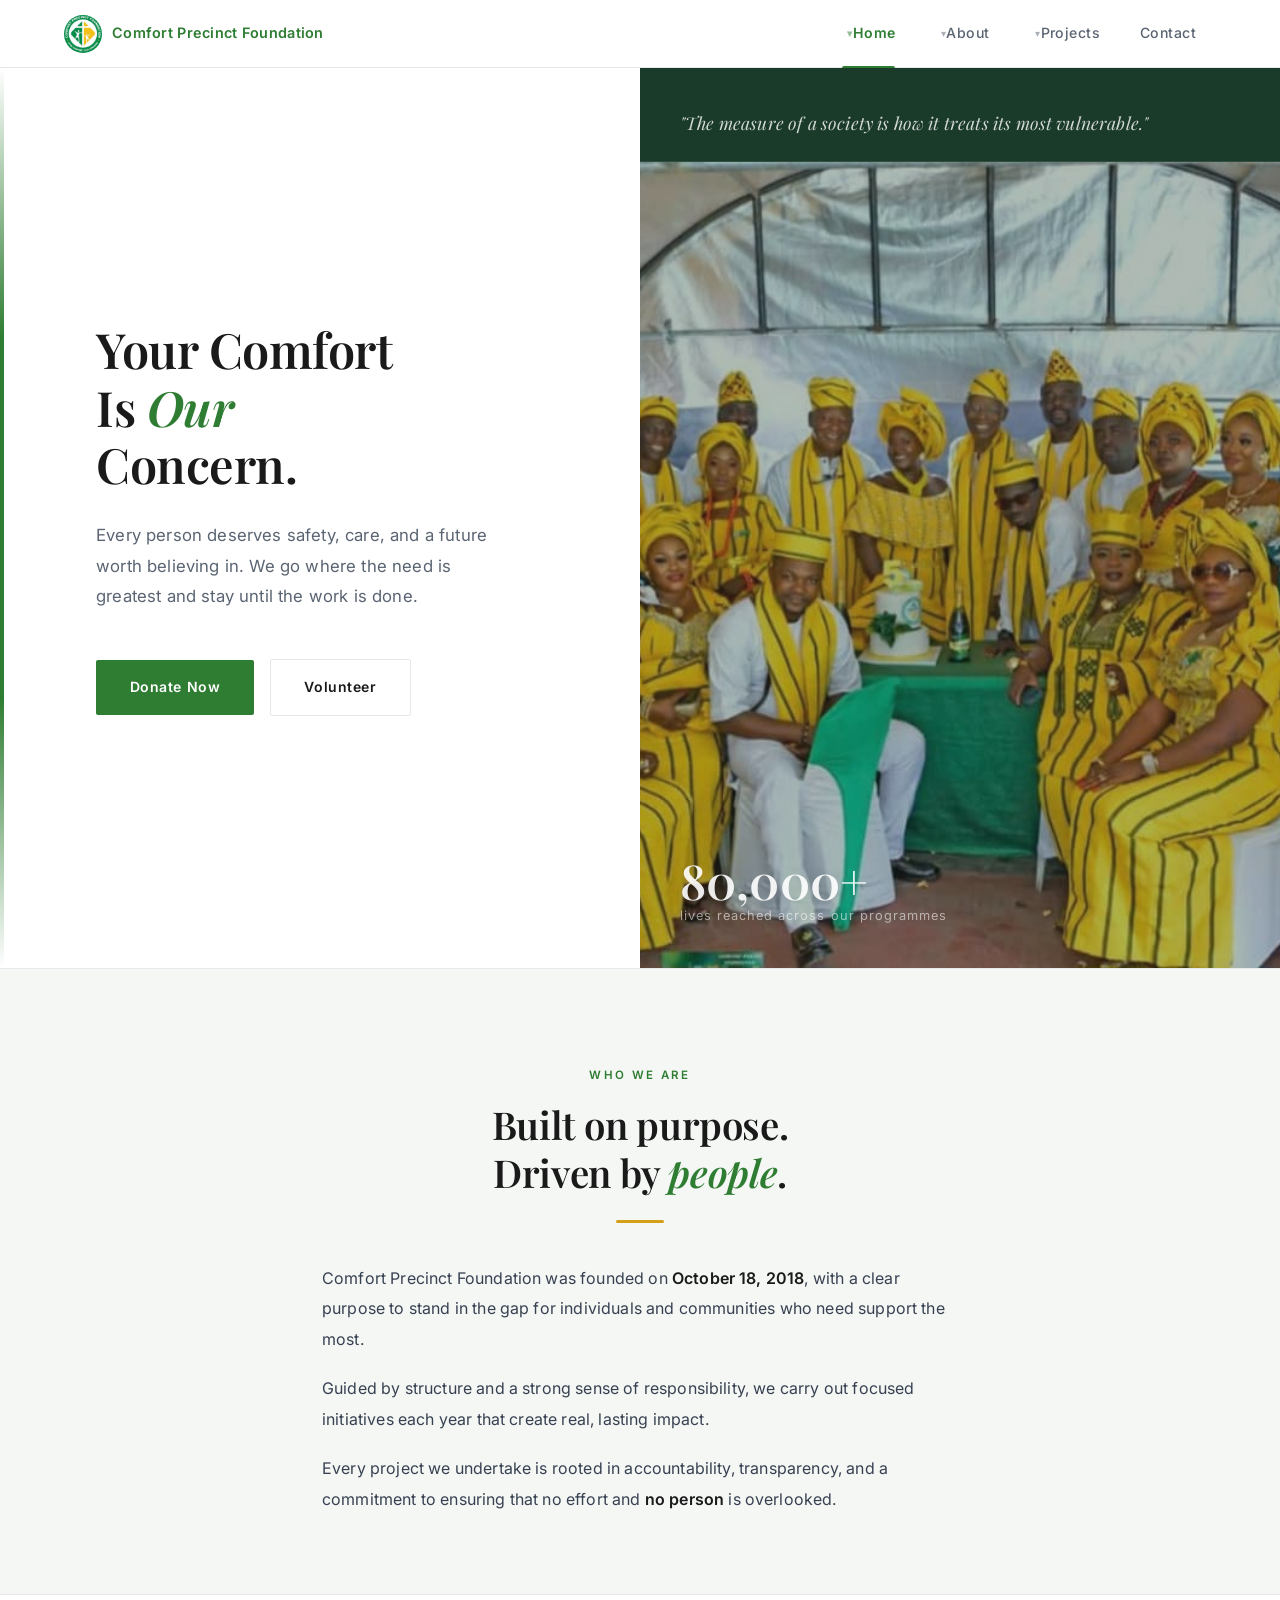
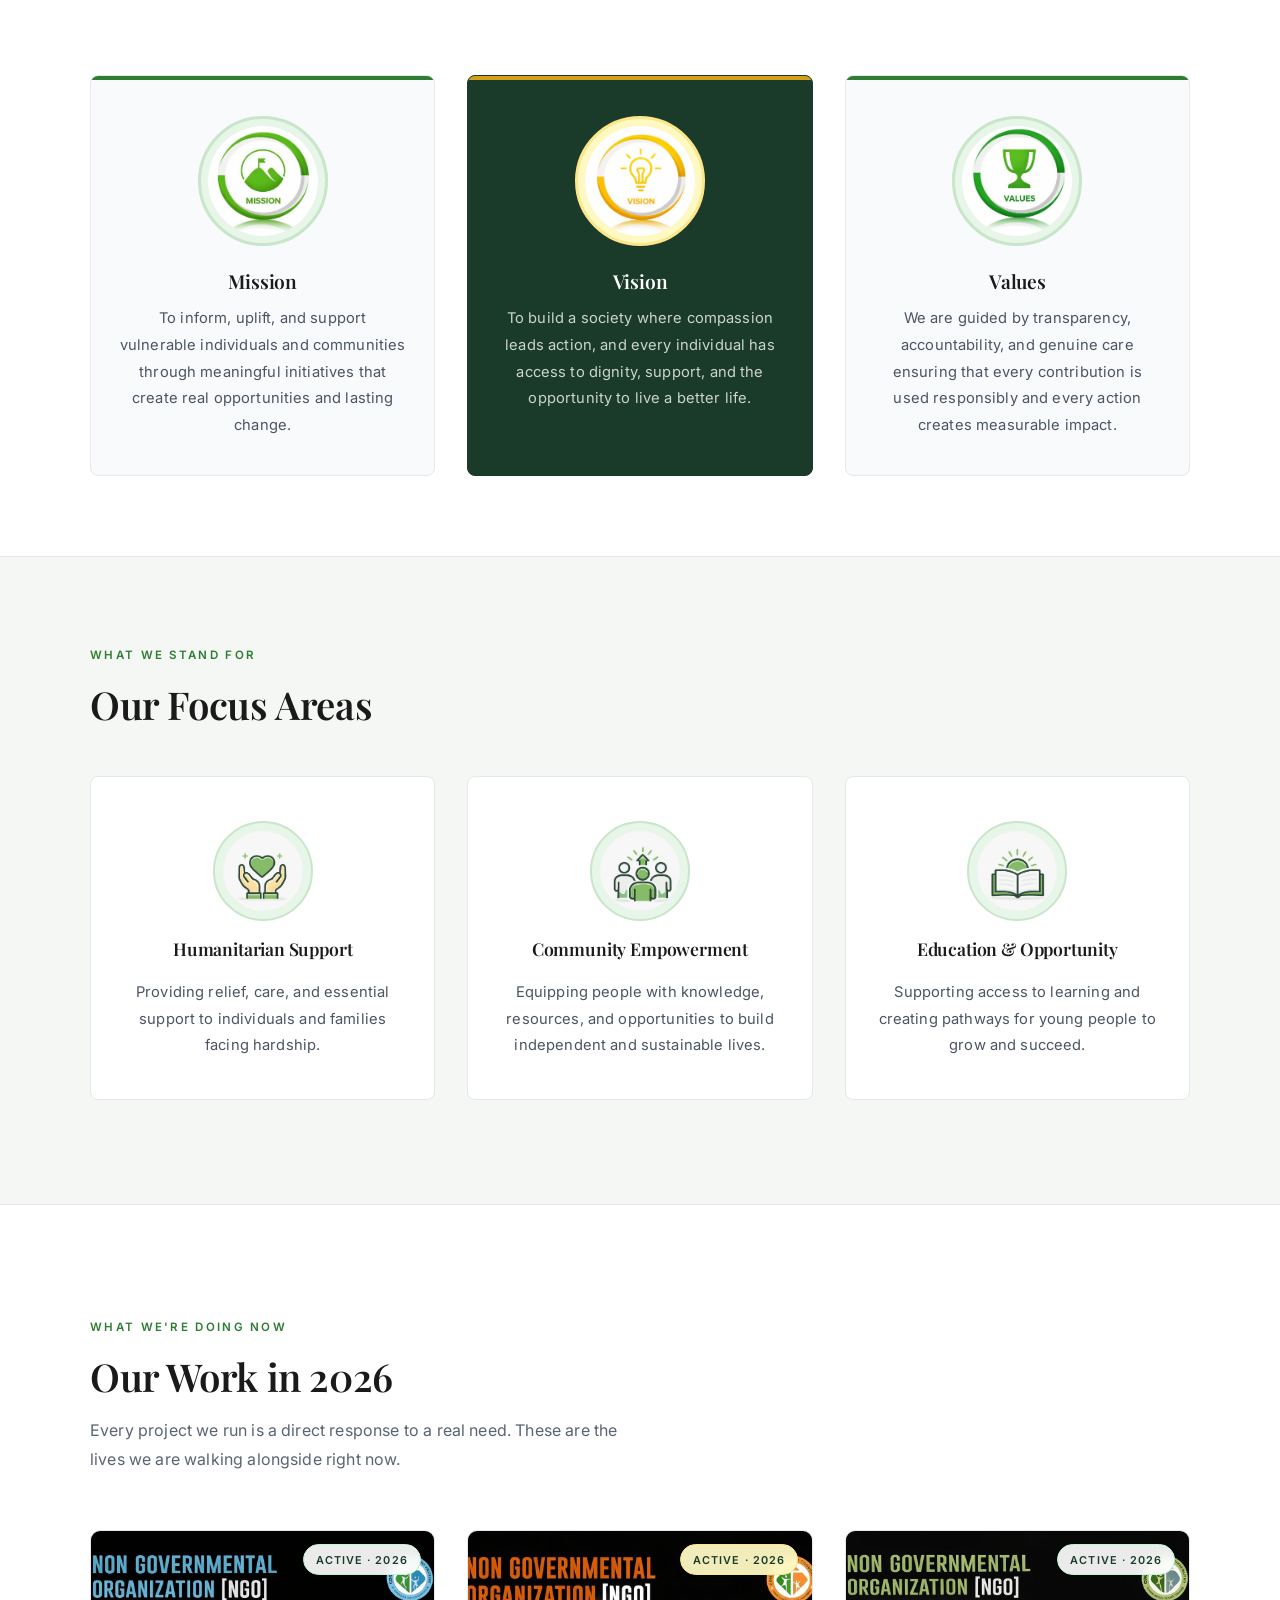
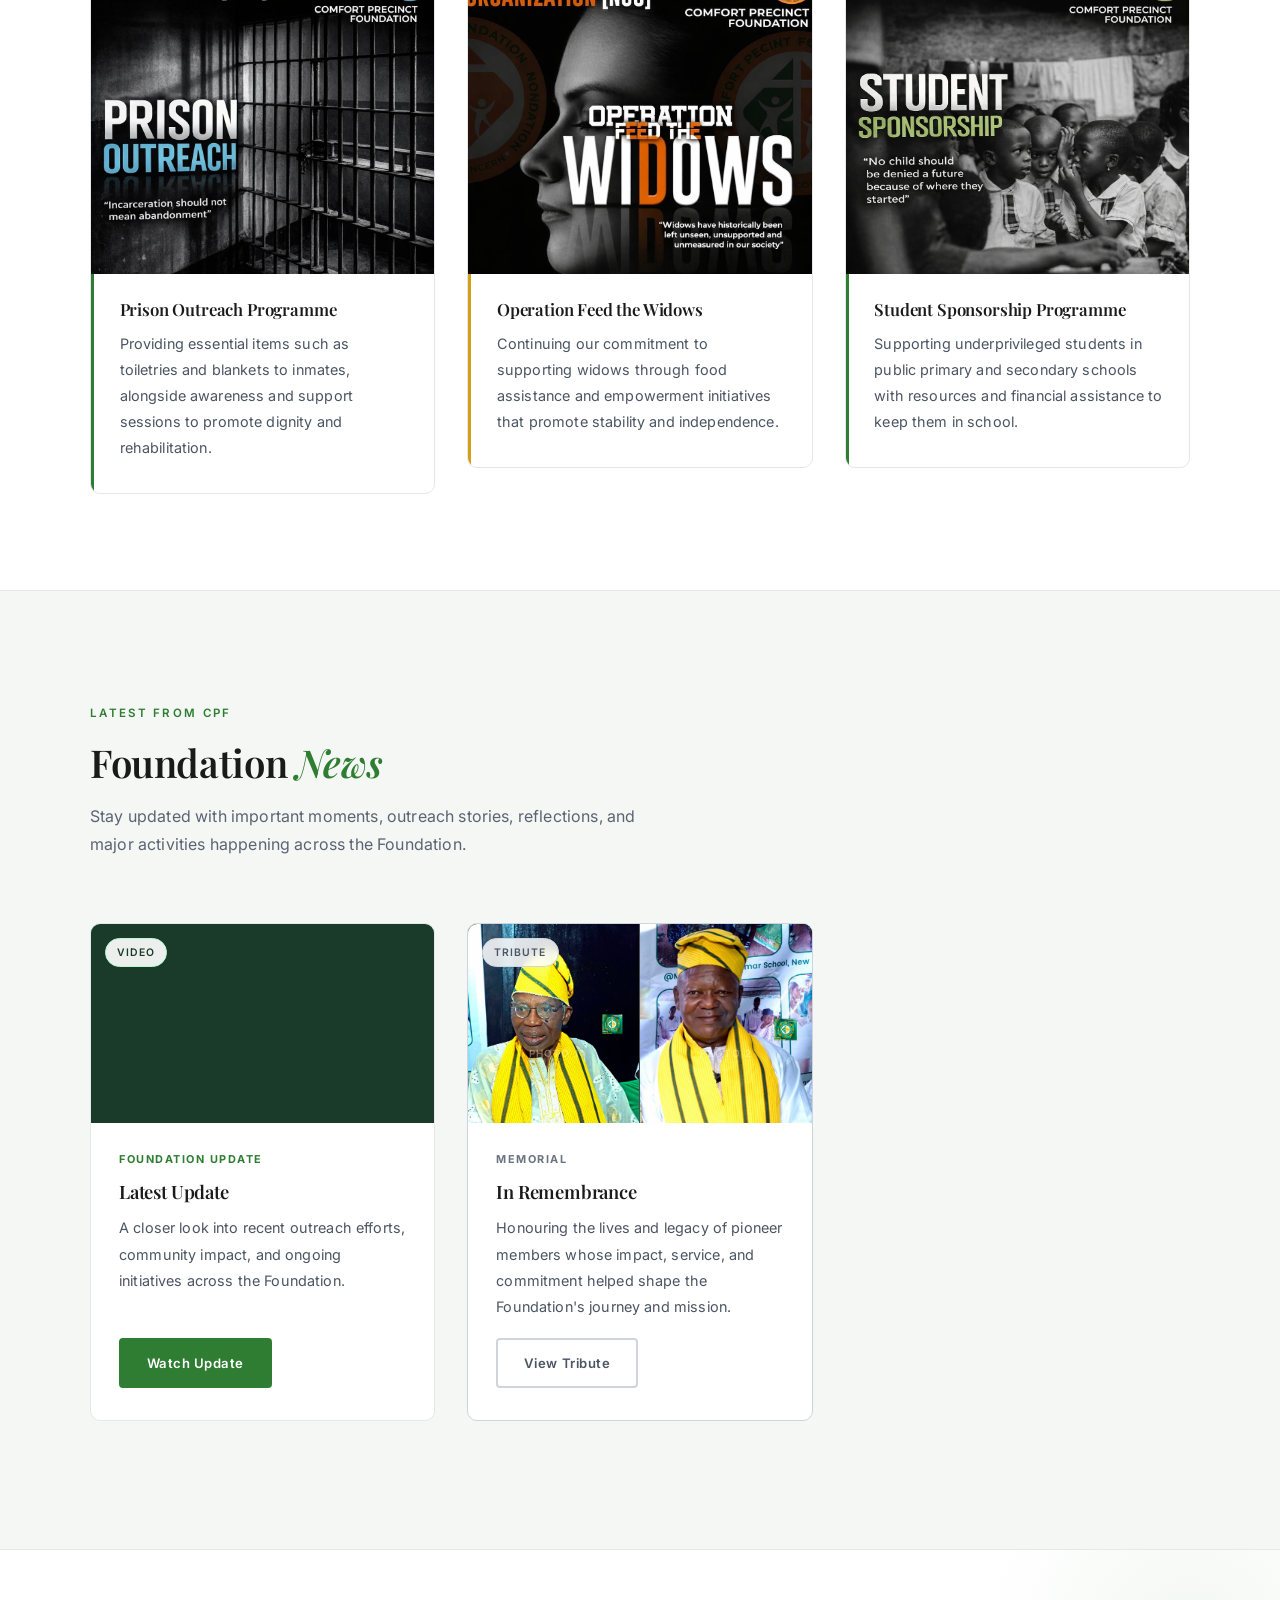
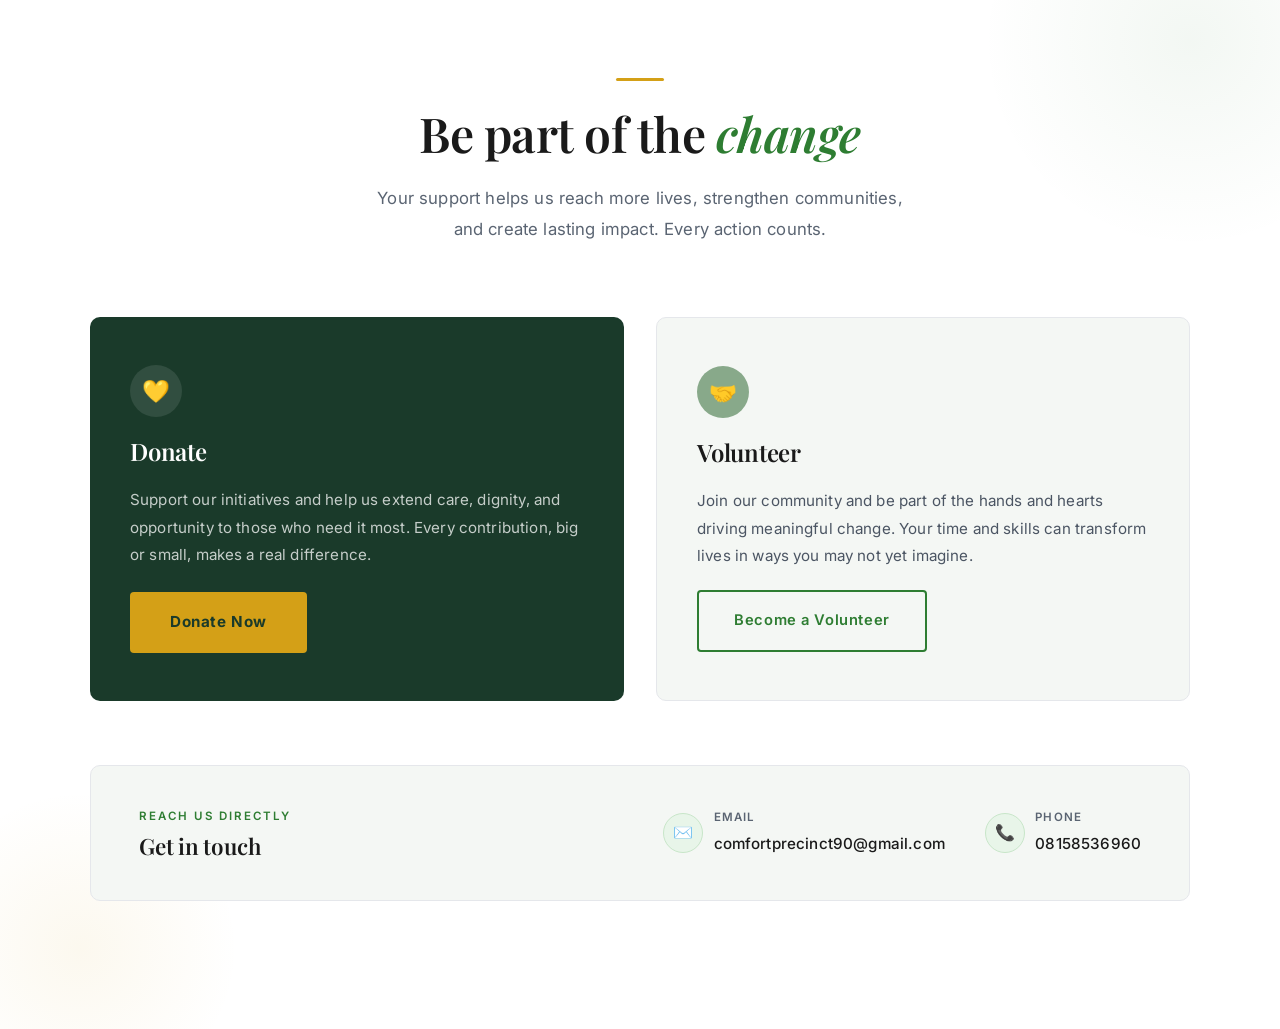
<file: index.html>
<!DOCTYPE html>
<html lang="en">
<head>
  <meta charset="UTF-8" />
  <meta name="viewport" content="width=device-width, initial-scale=1.0" />
  <title>Comfort Precinct Foundation</title>

  <link href="https://fonts.googleapis.com/css2?family=Inter:wght@300;400;500;600&family=Playfair+Display:wght@400;600&display=swap" rel="stylesheet" />
  <link rel="stylesheet" href="style.css" />
</head>
<body>

  <!-- 
       NAVIGATION
   -->
  <nav class="nav" role="navigation" aria-label="Main navigation">

    <a href="index.html" class="nav__brand">
      <img src="images/WhatsApp Image 2026-04-01 at 20.40.00 (1).jpeg" alt="Comfort Precinct Foundation logo" class="nav__logo" />
      <span class="nav__brand-name">Comfort Precinct Foundation</span>
    </a>

    <button class="nav__toggle" id="navToggle" aria-label="Toggle menu">
      <span></span><span></span><span></span>
    </button>

    <ul class="nav__links" id="navLinks">

      <li class="nav__item nav__item--dropdown">
        <a href="index.html" class="active">Home</a>
        <div class="nav__dropdown">
          <a href="index.html#about">About (Overview)</a>
          <a href="index.html#projects">Projects</a>
          <a href="index.html#donate">Donate / Volunteer</a>
        </div>
      </li>

      <li class="nav__item nav__item--dropdown">
        <a href="about.html">About</a>
        <div class="nav__dropdown">
          <a href="about.html#overview">Overview</a>
          <a href="about.html#history">History</a>
          <a href="about.html#board">Board of Trustees</a>
          <a href="about.html#constitution">Constitution</a>
          <a href="about.html#programmes">Programme Areas</a>
        </div>
      </li>

      <li class="nav__item nav__item--dropdown">
        <a href="projects.html">Projects</a>
        <div class="nav__dropdown">
          <a href="projects.html#current">Current Projects</a>
          <a href="projects.html#previous">Previous Projects</a>
          <a href="projects.html#gallery">Gallery</a>
        </div>
      </li>

      <li class="nav__item">
        <a href="contact.html">Contact</a>
      </li>

    </ul>
  </nav>


  <!--HERO SECTION-->
  <section class="hero" role="banner">

    <div class="hero__left">
      <h1 class="hero__headline">
        Your Comfort<br>
        Is <em>Our</em><br>
        Concern.
      </h1>
      <p class="hero__subtext">
        Every person deserves safety, care, and a future worth believing in.
        We go where the need is greatest and stay until the work is done.
      </p>
      <div class="hero__actions">
        <a href="donate.html" class="btn btn--primary">Donate Now</a>
        <a href="https://docs.google.com/forms/d/e/1FAIpQLScC0jeMXhcGCuDGvqhB6yumILysWPJ8fpvIY9W8cEHIuHaJWw/viewform?usp=publish-editor" class="btn btn--outline">Volunteer</a>
      </div>
    </div>

    <div class="hero__right" aria-hidden="true">
      <blockquote class="hero__quote">
        "The measure of a society is how it treats its most vulnerable."
      </blockquote>

      <div class="slider">
        <img src="images/WhatsApp Image 2026-04-01 at 20.42.00 (2).jpeg" class="slide active" alt="Comfort Precinct in action">
        <img src="images/WhatsApp Image 2026-04-01 at 20.39.55 (2).jpeg" class="slide" alt="Community outreach">
        <img src="images/WhatsApp Image 2026-04-01 at 20.39.59 (1).jpeg" class="slide" alt="Education initiative">

        <div class="hero__stat-block">
          <span class="hero__stat-number">80,000+</span>
          <div class="hero__stat-divider"></div>
          <span class="hero__stat-label">lives reached across our programmes</span>
        </div>
      </div>
    </div>

  </section>


  <!--ABOUT SECTION-->
  <section class="about" id="about">

    <div class="about__intro-block">
      <p class="about__eyebrow">Who We Are</p>
      <h2 class="about__heading">Built on purpose.<br>Driven by <em>people</em>.</h2>
      <div class="about__intro-divider"></div>
      <div class="about__intro-text">
        <p>Comfort Precinct Foundation was founded on <strong>October 18, 2018</strong>, with a clear purpose to stand in the gap for individuals and communities who need support the most.</p>
        <p>Guided by structure and a strong sense of responsibility, we carry out focused initiatives each year that create real, lasting impact.</p>
        <p>Every project we undertake is rooted in accountability, transparency, and a commitment to ensuring that no effort and <strong>no person</strong> is overlooked.</p>
      </div>
    </div>

    <div class="about__mvv-block">
      <div class="about__mvv-grid">

        <div class="about__mvv-card">
          <div class="about__card-icon-wrap">
            <img src="images/mission.jpeg" alt="Mission" class="about__icon-img" />
          </div>
          <h3 class="about__mvv-title">Mission</h3>
          <p class="about__mvv-text">To inform, uplift, and support vulnerable individuals and communities through meaningful initiatives that create real opportunities and lasting change.</p>
        </div>

        <div class="about__mvv-card about__mvv-card--featured">
          <div class="about__card-icon-wrap">
            <img src="images/vision.jpeg" alt="Vision" class="about__icon-img" />
          </div>
          <h3 class="about__mvv-title">Vision</h3>
          <p class="about__mvv-text">To build a society where compassion leads action, and every individual has access to dignity, support, and the opportunity to live a better life.</p>
        </div>

        <div class="about__mvv-card">
          <div class="about__card-icon-wrap">
            <img src="images/values.jpeg" alt="Values" class="about__icon-img" />
          </div>
          <h3 class="about__mvv-title">Values</h3>
          <p class="about__mvv-text">We are guided by transparency, accountability, and genuine care ensuring that every contribution is used responsibly and every action creates measurable impact.</p>
        </div>

      </div>
    </div>

    <div class="about__sectors-block">
      <div class="about__sectors-header">
        <p class="about__eyebrow">What We Stand For</p>
        <h2 class="about__heading">Our Focus Areas</h2>
      </div>

      <div class="about__sectors-grid">

        <div class="about__sector-card">
          <div class="about__sector-icon-wrap">
            <img src="images/humanitarian.png.jpg" alt="Humanitarian Support" class="about__sector-img" />
          </div>
          <h3 class="about__sector-title">Humanitarian Support</h3>
          <p class="about__sector-text">Providing relief, care, and essential support to individuals and families facing hardship.</p>
        </div>

        <div class="about__sector-card">
          <div class="about__sector-icon-wrap">
            <img src="images/empowerment.png.jpg" alt="Community Empowerment" class="about__sector-img" />
          </div>
          <h3 class="about__sector-title">Community Empowerment</h3>
          <p class="about__sector-text">Equipping people with knowledge, resources, and opportunities to build independent and sustainable lives.</p>
        </div>

        <div class="about__sector-card">
          <div class="about__sector-icon-wrap">
            <img src="images/education.png.jpg" alt="Education & Opportunity" class="about__sector-img" />
          </div>
          <h3 class="about__sector-title">Education &amp; Opportunity</h3>
          <p class="about__sector-text">Supporting access to learning and creating pathways for young people to grow and succeed.</p>
        </div>

      </div>
    </div>

  </section>


  <!--PROJECTS SECTION-->
  <section class="projects" id="projects">
    <div class="projects__current">
      <div class="projects__inner">

        <div class="projects__header">
          <p class="projects__eyebrow">What We're Doing Now</p>
          <h2 class="projects__heading">Our Work in 2026</h2>
          <p class="projects__intro">
            Every project we run is a direct response to a real need.
            These are the lives we are walking alongside right now.
          </p>
        </div>

        <div class="projects__grid">

          <div class="project-card">
            <div class="project-card__poster-wrap">
              <img src="images/prisoner.jpeg" alt="Prison Outreach Programme" class="project-card__poster" />
              <span class="project-card__badge">Active · 2026</span>
            </div>
            <div class="project-card__caption">
              <h3 class="project-card__title">Prison Outreach Programme</h3>
              <p class="project-card__desc">
                Providing essential items such as toiletries and blankets to inmates, alongside awareness and support sessions to promote dignity and rehabilitation.
              </p>
            </div>
          </div>

          <div class="project-card project-card--featured">
            <div class="project-card__poster-wrap">
              <img src="images/widows.jpeg" alt="Operation Feed the Widows" class="project-card__poster" />
              <span class="project-card__badge project-card__badge--yellow">Active · 2026</span>
            </div>
            <div class="project-card__caption">
              <h3 class="project-card__title">Operation Feed the Widows</h3>
              <p class="project-card__desc">
                Continuing our commitment to supporting widows through food assistance and empowerment initiatives that promote stability and independence.
              </p>
            </div>
          </div>

          <div class="project-card">
            <div class="project-card__poster-wrap">
              <img src="images/students.jpeg" alt="Student Sponsorship Programme" class="project-card__poster" />
              <span class="project-card__badge">Active · 2026</span>
            </div>
            <div class="project-card__caption">
              <h3 class="project-card__title">Student Sponsorship Programme</h3>
              <p class="project-card__desc">
                Supporting underprivileged students in public primary and secondary schools with resources and financial assistance to keep them in school.
              </p>
            </div>
          </div>

        </div>
      </div>
    </div>
  </section>


  <!--
       FOUNDATION NEWS SECTION
       3 cards: Video · Memorial · Recent Events
       Not in navbar — accessible via cards only
  -->
  <section class="news" id="news">
    <div class="news__inner">

      <div class="news__header">
        <p class="news__eyebrow">Latest from CPF</p>
        <h2 class="news__heading">Foundation <em>News</em></h2>
        <p class="news__intro">
          Stay updated with important moments, outreach stories, reflections,
          and major activities happening across the Foundation.
        </p>
      </div>

      <div class="news__grid">

        <!--CARD 1 — Latest Update (Video)-->
        <div class="news-card">

          <!--
            VIDEO MEDIA BLOCK
            The .news-card__media div creates the fixed-ratio container.
            To add a real video, replace the placeholder div with:

           

            Or for a static thumbnail image instead:
            <img src="images/video-thumbnail.jpg"
                 alt="Foundation update"
                 class="news-card__img" />
          -->
          <div class="news-card__media news-card__media--video">
            <div class="news-card__placeholder">
              <video class="news-card__video" autoplay muted loop playsinline>
              <source src="videos/WhatsApp Video 2026-04-22 at 17.41.01.mp4" type="video/mp4" />
            </video>
            </div>
            <span class="news-card__badge">Video</span>
          </div>
          
          <div class="news-card__body">
            <span class="news-card__label">Foundation Update</span>
            <h3 class="news-card__title">Latest Update</h3>
            <p class="news-card__text">
              A closer look into recent outreach efforts, community impact,
              and ongoing initiatives across the Foundation.
            </p>
            <a href="news-video.html" class="news-card__btn news-card__btn--primary">Watch Update</a>
          </div>

        </div>


        <!-- 
             CARD 2 — In Remembrance (Memorial)
             Split portrait: two equal halves, full colour
         -->
        <div class="news-card news-card--memorial">

          <div class="news-card__media news-card__media--memorial">

            <!--
              SPLIT PORTRAIT LAYOUT
              Two equal halves — one per person honoured.
              Images display in full natural colour (no filter).

              To add real photos, replace each placeholder div with:
              <img src="images/person-name.jpg"
                   alt="Person name"
                   class="news-card__portrait-img" />
            -->
            <div class="news-card__portrait-split">

              <!-- Left half: Pa Michael Abiodun Sopitan -->
              <div class="news-card__portrait-half">
                
                  <img src="images/dr shopitan.jpeg"
                       alt="Pa Michael Abiodun Sopitan"
                       class="news-card__portrait-img" />
                
                <div class="news-card__portrait-placeholder">
                  <span>👤</span>
                  <p>Photo 1</p>
                </div>
              </div>

              <!-- Right half: Comrade Benjamin Akinwunmi -->
              <div class="news-card__portrait-half">
              
                  <img src="images/mr bao.jpeg"
                       alt="Comrade Benjamin Akinwunmi"
                       class="news-card__portrait-img" />
              
                <div class="news-card__portrait-placeholder">
                  <span>👤</span>
                  <p>Photo 2</p>
                </div>
              </div>

            </div>

            <span class="news-card__badge news-card__badge--subtle">Tribute</span>
          </div>

          <div class="news-card__body">
            <span class="news-card__label">Memorial</span>
            <h3 class="news-card__title">In Remembrance</h3>
            <p class="news-card__text">
              Honouring the lives and legacy of pioneer members whose impact,
              service, and commitment helped shape the Foundation's journey
              and mission.
            </p>
            <a href="memorial.html" class="news-card__btn news-card__btn--outline">View Tribute</a>
          </div>

        </div>


        <!-- 
             CARD 3 — Recent Events
             Prison Outreach Programme, April 23 2026
        
        <div class="news-card news-card--events"> -->

          <!--
            To add a real event photo, replace the placeholder div with:
            
          -->
          <!--<div class="news-card__media news-card__media--events">
            <div class="news-card__placeholder">
             <img src="images/WhatsApp Image 2026-04-27 at 00.57.26.jpeg"
                 alt="Prison Outreach Programme April 2026"
                 class="news-card__img" />
            </div>
            <span class="news-card__badge news-card__badge--amber">April 2026</span>
          </div>

          <div class="news-card__body">
            <span class="news-card__label">Recent Events</span>
            <h3 class="news-card__title">Recent Events</h3>
            <p class="news-card__text">
              A look back at the Foundation's successful Prison Outreach Programme
              carried out on April 24, 2026, extending support materials, care items,
              and humanitarian assistance to inmates as part of the Foundation's
              continued commitment to dignity and rehabilitation.
            </p>
            <a href="recent-events.html" class="news-card__btn news-card__btn--amber">View Event</a>
          </div> 

        </div>-->

      </div>
    </div>
  </section>


  <!--CTA SECTION -->
  <section class="cta" id="donate">
    <div class="cta__inner">

      <div class="cta__header">
        <div class="cta__divider"></div>
        <h2 class="cta__headline">Be part of the <em>change</em></h2>
        <p class="cta__subtext">
          Your support helps us reach more lives, strengthen communities,
          and create lasting impact. Every action counts.
        </p>
      </div>

      <div class="cta__actions">

        <div class="cta__block cta__block--donate">
          <div class="cta__block-icon">💛</div>
          <h3 class="cta__block-title">Donate</h3>
          <p class="cta__block-text">
            Support our initiatives and help us extend care, dignity,
            and opportunity to those who need it most. Every contribution,
            big or small, makes a real difference.
          </p>
          <a href="donate.html" class="cta__btn-donate">Donate Now</a>
        </div>

        <div class="cta__block cta__block--volunteer" id="volunteer">
          <div class="cta__block-icon">🤝</div>
          <h3 class="cta__block-title">Volunteer</h3>
          <p class="cta__block-text">
            Join our community and be part of the hands and hearts
            driving meaningful change. Your time and skills can
            transform lives in ways you may not yet imagine.
          </p>
          <a href="https://docs.google.com/forms/d/e/1FAIpQLScC0jeMXhcGCuDGvqhB6yumILysWPJ8fpvIY9W8cEHIuHaJWw/viewform?usp=publish-editor" class="cta__btn-volunteer">
            Become a Volunteer
          </a>
        </div>

      </div>

      <div class="cta__contact">

        <div class="cta__contact-left">
          <span class="cta__contact-label">Reach us directly</span>
          <h3 class="cta__contact-title">Get in touch</h3>
        </div>

        <div class="cta__contact-details">

          <div class="cta__contact-item">
            <div class="cta__contact-icon">✉️</div>
            <div class="cta__contact-info">
              <span class="cta__contact-type">Email</span>
              <a href="mailto:comfortprecinct90@gmail.com" class="cta__contact-value">
                comfortprecinct90@gmail.com
              </a>
            </div>
          </div>

          <div class="cta__contact-item">
            <div class="cta__contact-icon">📞</div>
            <div class="cta__contact-info">
              <span class="cta__contact-type">Phone</span>
              <a href="tel:+2348158536960" class="cta__contact-value">
                08158536960
              </a>
            </div>
          </div>

        </div>
      </div>

    </div>
  </section>


  <!--JAVASCRIPT -->
  <script>

    // ── NAVIGATION ──
    const navToggle = document.getElementById('navToggle');
    const navLinks  = document.getElementById('navLinks');

    navToggle.addEventListener('click', () => {
      navLinks.classList.toggle('open');
    });

    document.querySelectorAll('.nav__item--dropdown > a').forEach(link => {
      link.addEventListener('click', (e) => {
        if (window.innerWidth <= 768) {
          e.preventDefault();
          link.parentElement.classList.toggle('open');
        }
      });
    });

    document.querySelectorAll('.nav__dropdown a, .nav__item:not(.nav__item--dropdown) > a').forEach(link => {
      link.addEventListener('click', () => {
        navLinks.classList.remove('open');
        document.querySelectorAll('.nav__item--dropdown').forEach(i => i.classList.remove('open'));
      });
    });


    // ── HERO SLIDER ──
    const slides = document.querySelectorAll(".slide");
    let currentIndex = 0;

    function showNextSlide() {
      slides[currentIndex].classList.remove("active");
      currentIndex = (currentIndex + 1) % slides.length;
      slides[currentIndex].classList.add("active");
    }

    setInterval(showNextSlide, 4000);

  </script>

</body>
</html>
</file>
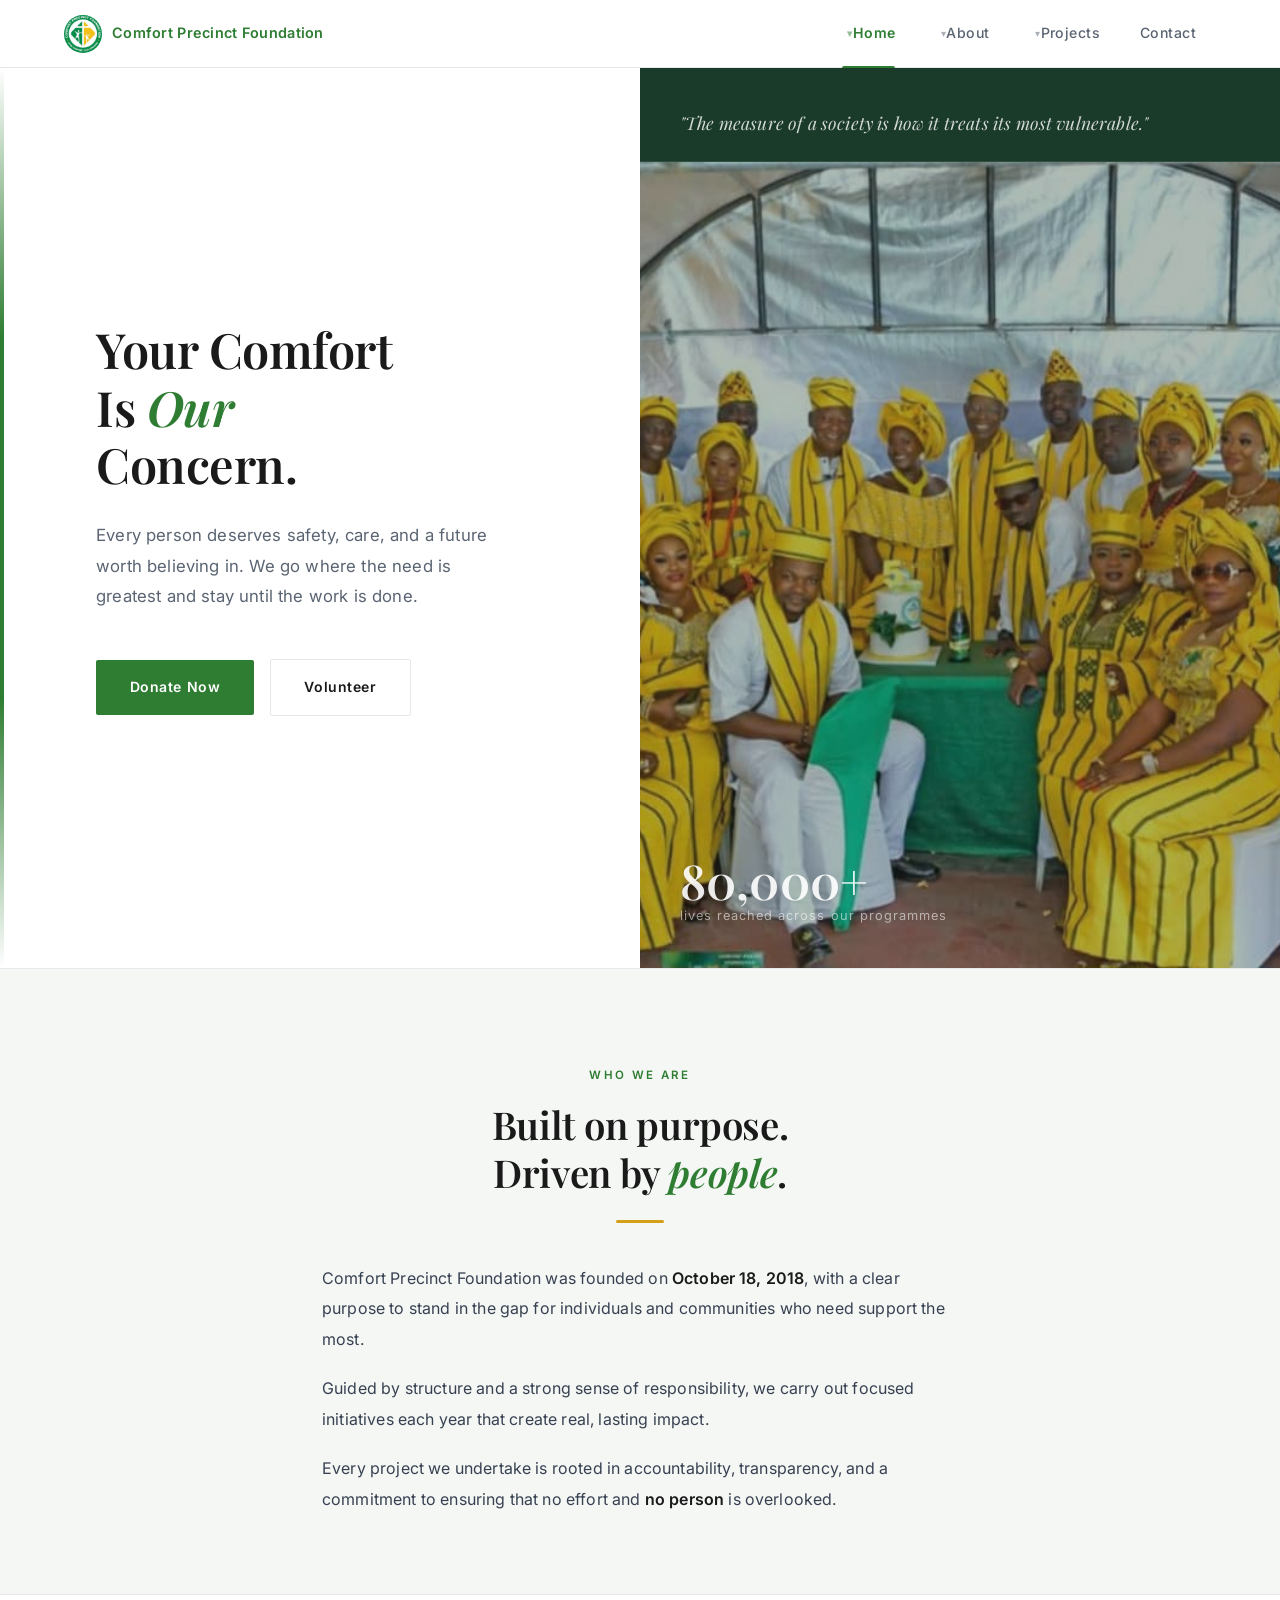
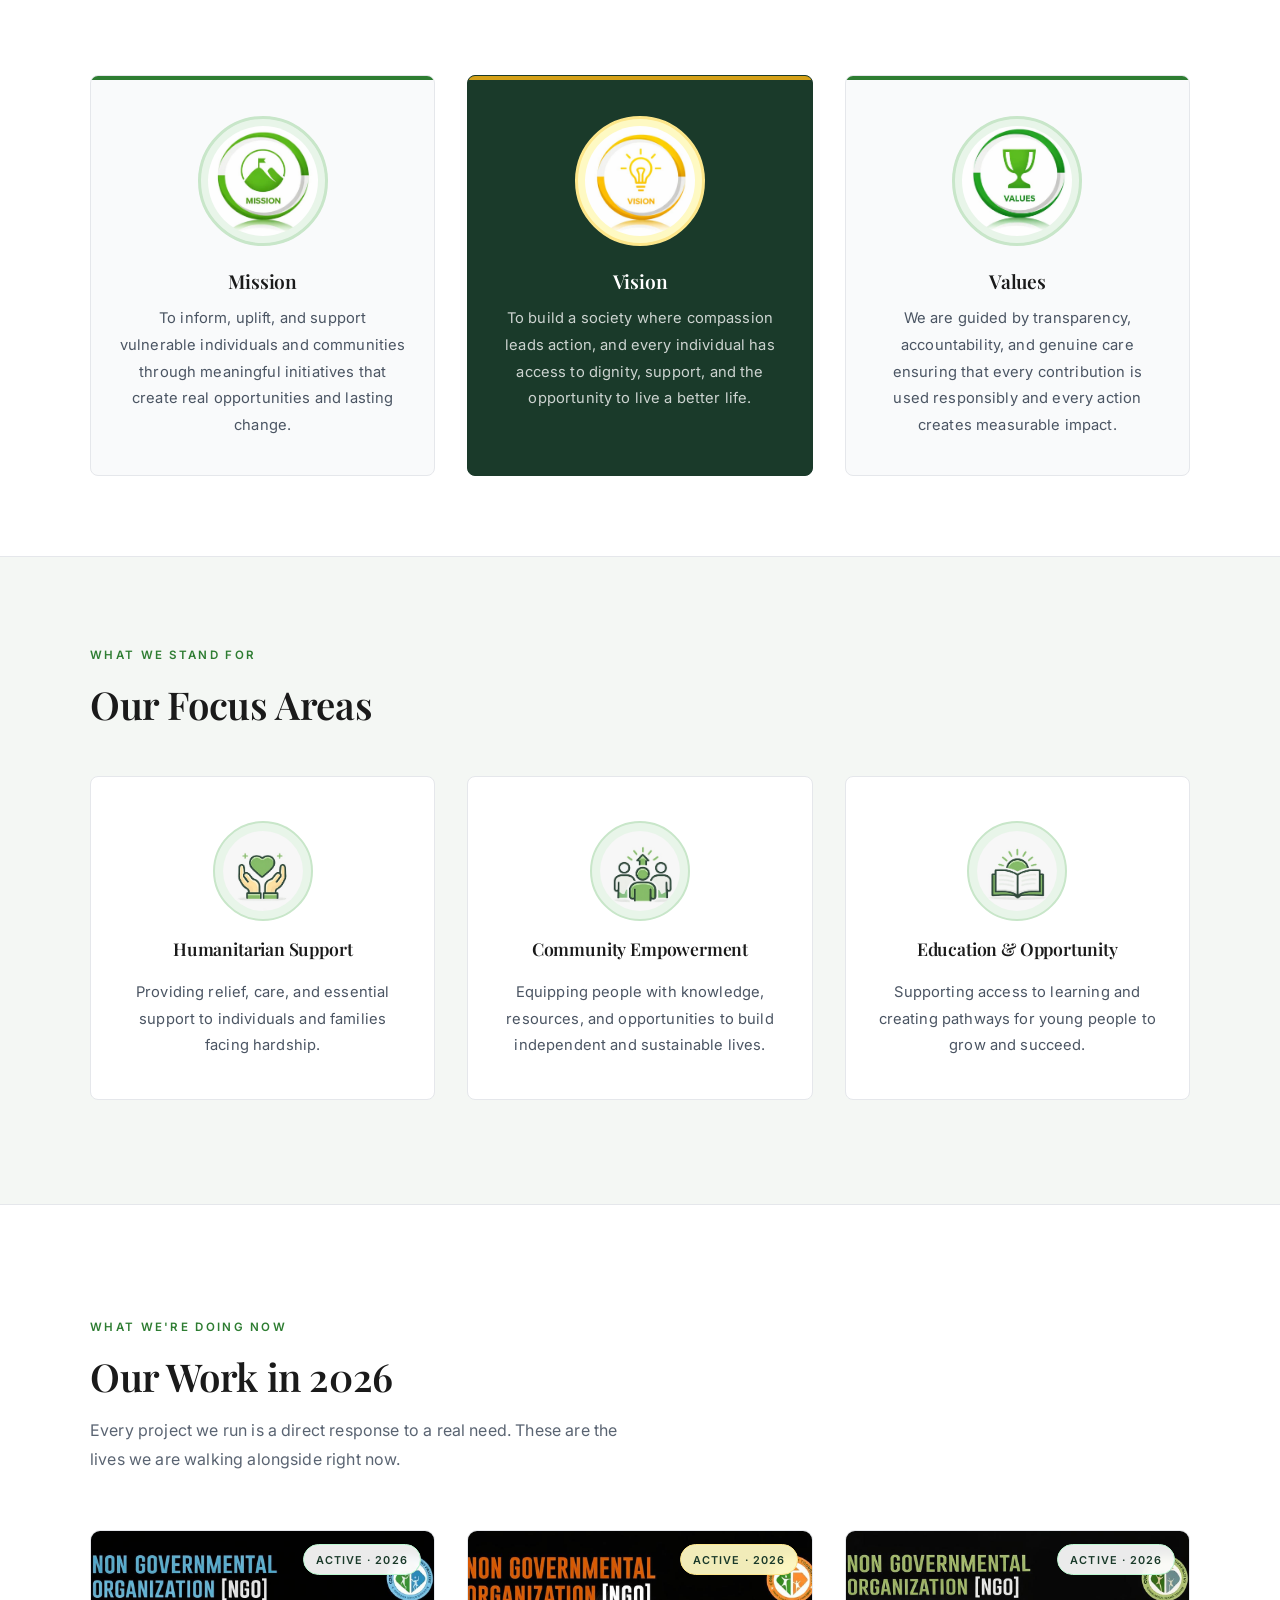
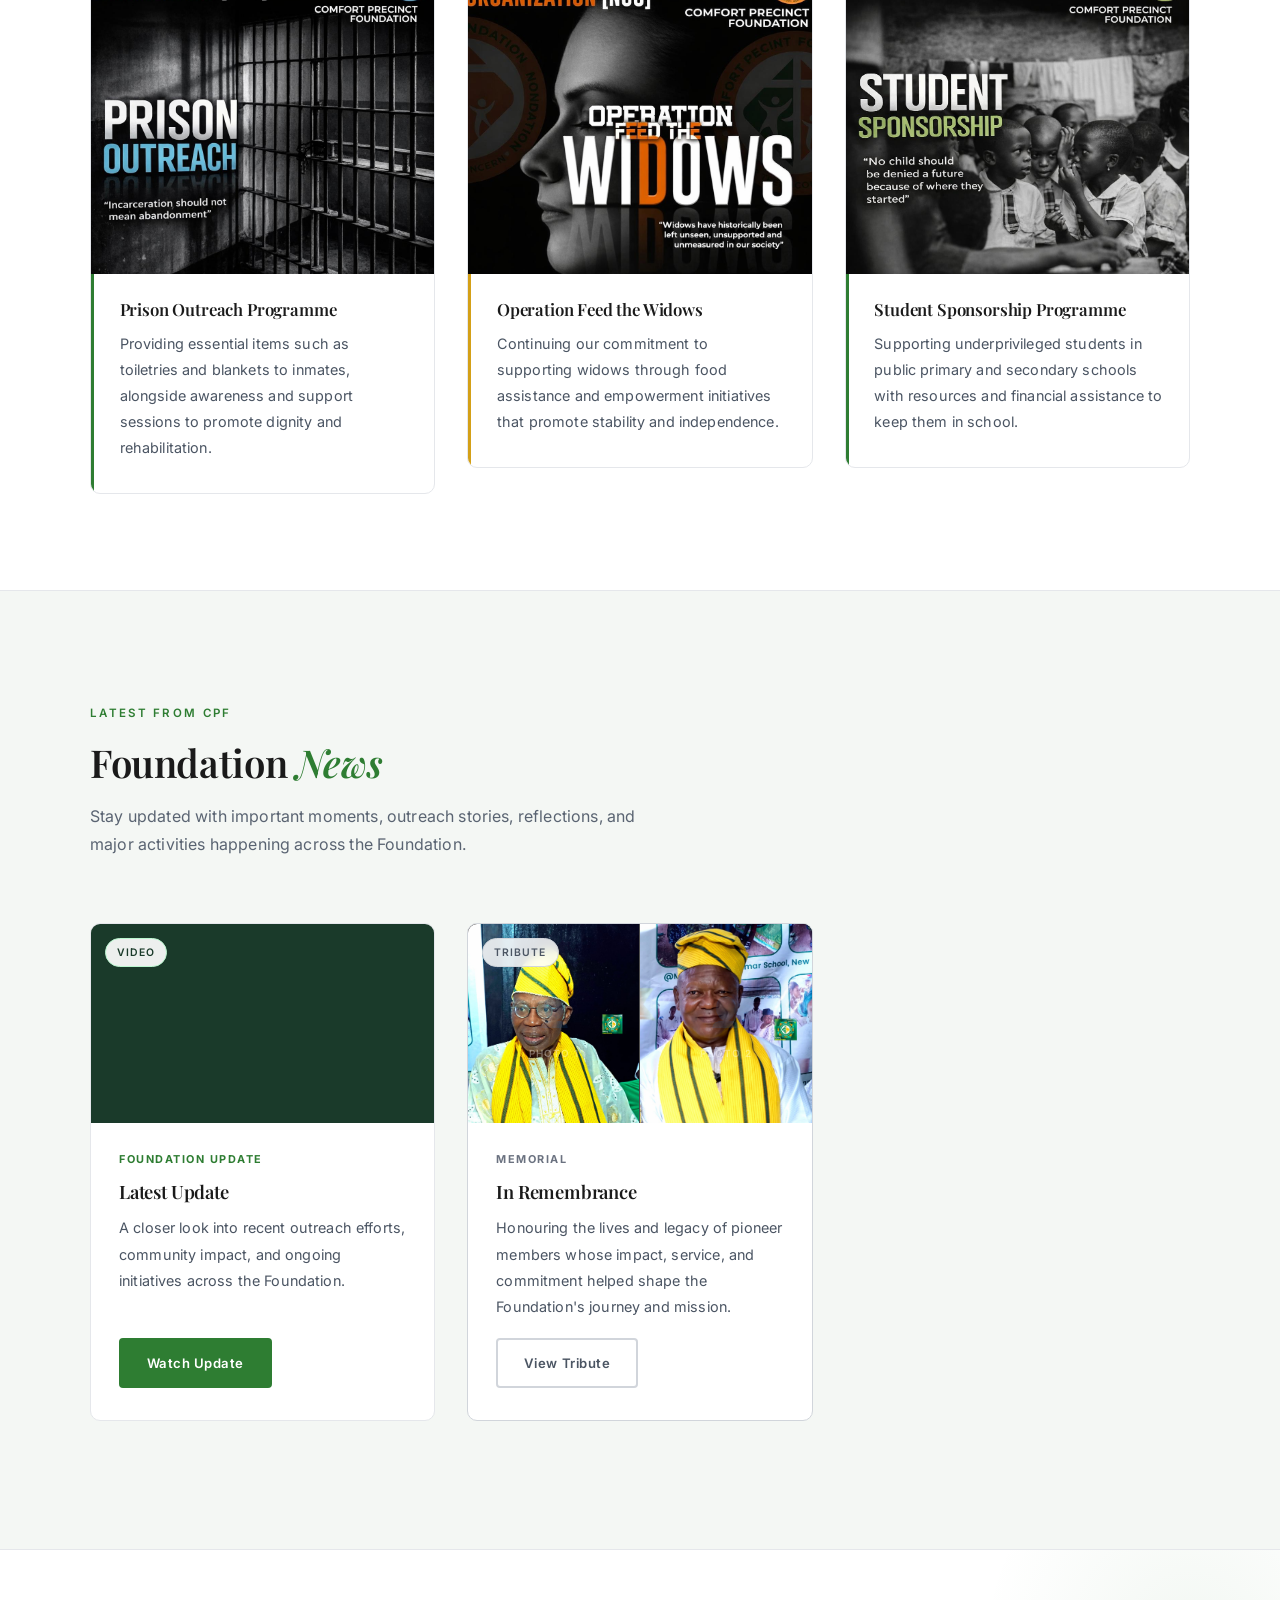
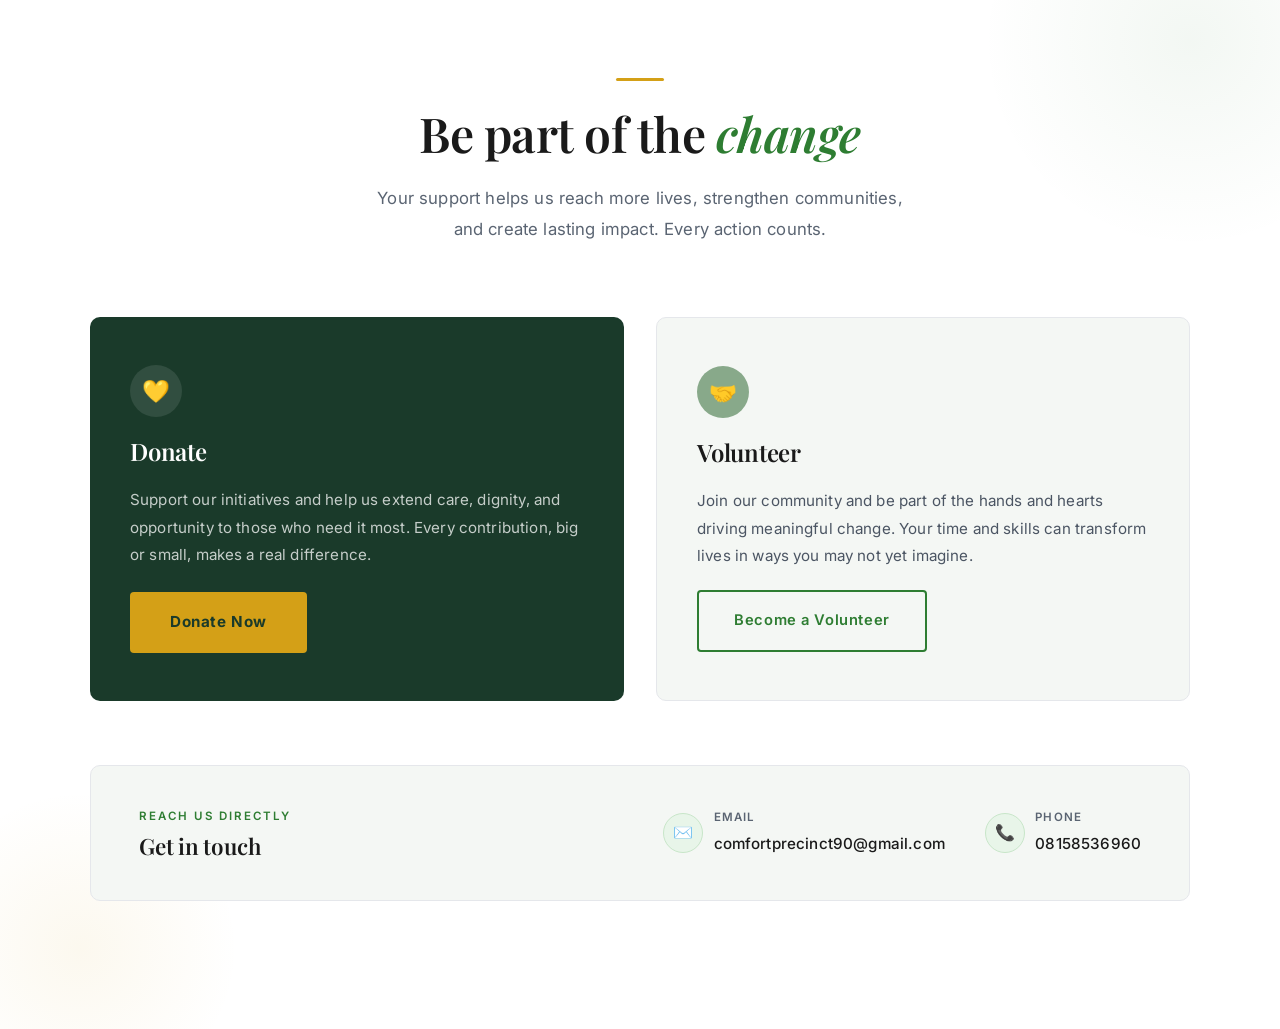
<file: New folder/index.html>
<!DOCTYPE html>
<html lang="en">
<head>
  <meta charset="UTF-8" />
  <meta name="viewport" content="width=device-width, initial-scale=1.0" />
  <title>Comfort Precinct Foundation</title>

  <link href="https://fonts.googleapis.com/css2?family=Inter:wght@300;400;500;600&family=Playfair+Display:wght@400;600&display=swap" rel="stylesheet" />
  <link rel="stylesheet" href="style.css" />
</head>
<body>

  <!-- 
       NAVIGATION
   -->
  <nav class="nav" role="navigation" aria-label="Main navigation">

    <a href="index.html" class="nav__brand">
      <img src="images/WhatsApp Image 2026-04-01 at 20.40.00 (1).jpeg" alt="Comfort Precinct Foundation logo" class="nav__logo" />
      <span class="nav__brand-name">Comfort Precinct Foundation</span>
    </a>

    <button class="nav__toggle" id="navToggle" aria-label="Toggle menu">
      <span></span><span></span><span></span>
    </button>

    <ul class="nav__links" id="navLinks">

      <li class="nav__item nav__item--dropdown">
        <a href="index.html" class="active">Home</a>
        <div class="nav__dropdown">
          <a href="index.html#about">About (Overview)</a>
          <a href="index.html#projects">Projects</a>
          <a href="index.html#donate">Donate / Volunteer</a>
        </div>
      </li>

      <li class="nav__item nav__item--dropdown">
        <a href="about.html">About</a>
        <div class="nav__dropdown">
          <a href="about.html#overview">Overview</a>
          <a href="about.html#history">History</a>
          <a href="about.html#board">Board of Trustees</a>
          <a href="about.html#constitution">Constitution</a>
          <a href="about.html#programmes">Programme Areas</a>
        </div>
      </li>

      <li class="nav__item nav__item--dropdown">
        <a href="projects.html">Projects</a>
        <div class="nav__dropdown">
          <a href="projects.html#current">Current Projects</a>
          <a href="projects.html#previous">Previous Projects</a>
          <a href="projects.html#gallery">Gallery</a>
        </div>
      </li>

      <li class="nav__item">
        <a href="contact.html">Contact</a>
      </li>

    </ul>
  </nav>


  <!--HERO SECTION-->
  <section class="hero" role="banner">

    <div class="hero__left">
      <h1 class="hero__headline">
        Your Comfort<br>
        Is <em>Our</em><br>
        Concern.
      </h1>
      <p class="hero__subtext">
        Every person deserves safety, care, and a future worth believing in.
        We go where the need is greatest and stay until the work is done.
      </p>
      <div class="hero__actions">
        <a href="donate.html" class="btn btn--primary">Donate Now</a>
        <a href="https://docs.google.com/forms/d/e/1FAIpQLScC0jeMXhcGCuDGvqhB6yumILysWPJ8fpvIY9W8cEHIuHaJWw/viewform?usp=publish-editor" class="btn btn--outline">Volunteer</a>
      </div>
    </div>

    <div class="hero__right" aria-hidden="true">
      <blockquote class="hero__quote">
        "The measure of a society is how it treats its most vulnerable."
      </blockquote>

      <div class="slider">
        <img src="images/WhatsApp Image 2026-04-01 at 20.42.00 (2).jpeg" class="slide active" alt="Comfort Precinct in action">
        <img src="images/WhatsApp Image 2026-04-01 at 20.39.55 (2).jpeg" class="slide" alt="Community outreach">
        <img src="images/WhatsApp Image 2026-04-01 at 20.39.59 (1).jpeg" class="slide" alt="Education initiative">

        <div class="hero__stat-block">
          <span class="hero__stat-number">80,000+</span>
          <div class="hero__stat-divider"></div>
          <span class="hero__stat-label">lives reached across our programmes</span>
        </div>
      </div>
    </div>

  </section>


  <!--ABOUT SECTION-->
  <section class="about" id="about">

    <div class="about__intro-block">
      <p class="about__eyebrow">Who We Are</p>
      <h2 class="about__heading">Built on purpose.<br>Driven by <em>people</em>.</h2>
      <div class="about__intro-divider"></div>
      <div class="about__intro-text">
        <p>Comfort Precinct Foundation was founded on <strong>October 18, 2018</strong>, with a clear purpose to stand in the gap for individuals and communities who need support the most.</p>
        <p>Guided by structure and a strong sense of responsibility, we carry out focused initiatives each year that create real, lasting impact.</p>
        <p>Every project we undertake is rooted in accountability, transparency, and a commitment to ensuring that no effort and <strong>no person</strong> is overlooked.</p>
      </div>
    </div>

    <div class="about__mvv-block">
      <div class="about__mvv-grid">

        <div class="about__mvv-card">
          <div class="about__card-icon-wrap">
            <img src="images/mission.jpeg" alt="Mission" class="about__icon-img" />
          </div>
          <h3 class="about__mvv-title">Mission</h3>
          <p class="about__mvv-text">To inform, uplift, and support vulnerable individuals and communities through meaningful initiatives that create real opportunities and lasting change.</p>
        </div>

        <div class="about__mvv-card about__mvv-card--featured">
          <div class="about__card-icon-wrap">
            <img src="images/vision.jpeg" alt="Vision" class="about__icon-img" />
          </div>
          <h3 class="about__mvv-title">Vision</h3>
          <p class="about__mvv-text">To build a society where compassion leads action, and every individual has access to dignity, support, and the opportunity to live a better life.</p>
        </div>

        <div class="about__mvv-card">
          <div class="about__card-icon-wrap">
            <img src="images/values.jpeg" alt="Values" class="about__icon-img" />
          </div>
          <h3 class="about__mvv-title">Values</h3>
          <p class="about__mvv-text">We are guided by transparency, accountability, and genuine care ensuring that every contribution is used responsibly and every action creates measurable impact.</p>
        </div>

      </div>
    </div>

    <div class="about__sectors-block">
      <div class="about__sectors-header">
        <p class="about__eyebrow">What We Stand For</p>
        <h2 class="about__heading">Our Focus Areas</h2>
      </div>

      <div class="about__sectors-grid">

        <div class="about__sector-card">
          <div class="about__sector-icon-wrap">
            <img src="images/humanitarian.png.jpg" alt="Humanitarian Support" class="about__sector-img" />
          </div>
          <h3 class="about__sector-title">Humanitarian Support</h3>
          <p class="about__sector-text">Providing relief, care, and essential support to individuals and families facing hardship.</p>
        </div>

        <div class="about__sector-card">
          <div class="about__sector-icon-wrap">
            <img src="images/empowerment.png.jpg" alt="Community Empowerment" class="about__sector-img" />
          </div>
          <h3 class="about__sector-title">Community Empowerment</h3>
          <p class="about__sector-text">Equipping people with knowledge, resources, and opportunities to build independent and sustainable lives.</p>
        </div>

        <div class="about__sector-card">
          <div class="about__sector-icon-wrap">
            <img src="images/education.png.jpg" alt="Education & Opportunity" class="about__sector-img" />
          </div>
          <h3 class="about__sector-title">Education &amp; Opportunity</h3>
          <p class="about__sector-text">Supporting access to learning and creating pathways for young people to grow and succeed.</p>
        </div>

      </div>
    </div>

  </section>


  <!--PROJECTS SECTION-->
  <section class="projects" id="projects">
    <div class="projects__current">
      <div class="projects__inner">

        <div class="projects__header">
          <p class="projects__eyebrow">What We're Doing Now</p>
          <h2 class="projects__heading">Our Work in 2026</h2>
          <p class="projects__intro">
            Every project we run is a direct response to a real need.
            These are the lives we are walking alongside right now.
          </p>
        </div>

        <div class="projects__grid">

          <div class="project-card">
            <div class="project-card__poster-wrap">
              <img src="images/prisoner.jpeg" alt="Prison Outreach Programme" class="project-card__poster" />
              <span class="project-card__badge">Active · 2026</span>
            </div>
            <div class="project-card__caption">
              <h3 class="project-card__title">Prison Outreach Programme</h3>
              <p class="project-card__desc">
                Providing essential items such as toiletries and blankets to inmates, alongside awareness and support sessions to promote dignity and rehabilitation.
              </p>
            </div>
          </div>

          <div class="project-card project-card--featured">
            <div class="project-card__poster-wrap">
              <img src="images/widows.jpeg" alt="Operation Feed the Widows" class="project-card__poster" />
              <span class="project-card__badge project-card__badge--yellow">Active · 2026</span>
            </div>
            <div class="project-card__caption">
              <h3 class="project-card__title">Operation Feed the Widows</h3>
              <p class="project-card__desc">
                Continuing our commitment to supporting widows through food assistance and empowerment initiatives that promote stability and independence.
              </p>
            </div>
          </div>

          <div class="project-card">
            <div class="project-card__poster-wrap">
              <img src="images/students.jpeg" alt="Student Sponsorship Programme" class="project-card__poster" />
              <span class="project-card__badge">Active · 2026</span>
            </div>
            <div class="project-card__caption">
              <h3 class="project-card__title">Student Sponsorship Programme</h3>
              <p class="project-card__desc">
                Supporting underprivileged students in public primary and secondary schools with resources and financial assistance to keep them in school.
              </p>
            </div>
          </div>

        </div>
      </div>
    </div>
  </section>


  <!--
       FOUNDATION NEWS SECTION
       3 cards: Video · Memorial · Recent Events
       Not in navbar — accessible via cards only
  -->
  <section class="news" id="news">
    <div class="news__inner">

      <div class="news__header">
        <p class="news__eyebrow">Latest from CPF</p>
        <h2 class="news__heading">Foundation <em>News</em></h2>
        <p class="news__intro">
          Stay updated with important moments, outreach stories, reflections,
          and major activities happening across the Foundation.
        </p>
      </div>

      <div class="news__grid">

        <!--CARD 1 — Latest Update (Video)-->
        <div class="news-card">

          <!--
            VIDEO MEDIA BLOCK
            The .news-card__media div creates the fixed-ratio container.
            To add a real video, replace the placeholder div with:

           

            Or for a static thumbnail image instead:
            <img src="images/video-thumbnail.jpg"
                 alt="Foundation update"
                 class="news-card__img" />
          -->
          <div class="news-card__media news-card__media--video">
            <div class="news-card__placeholder">
              <video class="news-card__video" autoplay muted loop playsinline>
              <source src="videos/WhatsApp Video 2026-04-22 at 17.41.01.mp4" type="video/mp4" />
            </video>
            </div>
            <span class="news-card__badge">Video</span>
          </div>
          
          <div class="news-card__body">
            <span class="news-card__label">Foundation Update</span>
            <h3 class="news-card__title">Latest Update</h3>
            <p class="news-card__text">
              A closer look into recent outreach efforts, community impact,
              and ongoing initiatives across the Foundation.
            </p>
            <a href="news-video.html" class="news-card__btn news-card__btn--primary">Watch Update</a>
          </div>

        </div>


        <!-- 
             CARD 2 — In Remembrance (Memorial)
             Split portrait: two equal halves, full colour
         -->
        <div class="news-card news-card--memorial">

          <div class="news-card__media news-card__media--memorial">

            <!--
              SPLIT PORTRAIT LAYOUT
              Two equal halves — one per person honoured.
              Images display in full natural colour (no filter).

              To add real photos, replace each placeholder div with:
              <img src="images/person-name.jpg"
                   alt="Person name"
                   class="news-card__portrait-img" />
            -->
            <div class="news-card__portrait-split">

              <!-- Left half: Pa Michael Abiodun Sopitan -->
              <div class="news-card__portrait-half">
                
                  <img src="images/dr shopitan.jpeg"
                       alt="Pa Michael Abiodun Sopitan"
                       class="news-card__portrait-img" />
                
                <div class="news-card__portrait-placeholder">
                  <span>👤</span>
                  <p>Photo 1</p>
                </div>
              </div>

              <!-- Right half: Comrade Benjamin Akinwunmi -->
              <div class="news-card__portrait-half">
              
                  <img src="images/mr bao.jpeg"
                       alt="Comrade Benjamin Akinwunmi"
                       class="news-card__portrait-img" />
              
                <div class="news-card__portrait-placeholder">
                  <span>👤</span>
                  <p>Photo 2</p>
                </div>
              </div>

            </div>

            <span class="news-card__badge news-card__badge--subtle">Tribute</span>
          </div>

          <div class="news-card__body">
            <span class="news-card__label">Memorial</span>
            <h3 class="news-card__title">In Remembrance</h3>
            <p class="news-card__text">
              Honouring the lives and legacy of pioneer members whose impact,
              service, and commitment helped shape the Foundation's journey
              and mission.
            </p>
            <a href="memorial.html" class="news-card__btn news-card__btn--outline">View Tribute</a>
          </div>

        </div>


        <!-- 
             CARD 3 — Recent Events
             Prison Outreach Programme, April 23 2026
        
        <div class="news-card news-card--events"> -->

          <!--
            To add a real event photo, replace the placeholder div with:
            
          -->
          <!--<div class="news-card__media news-card__media--events">
            <div class="news-card__placeholder">
             <img src="images/WhatsApp Image 2026-04-27 at 00.57.26.jpeg"
                 alt="Prison Outreach Programme April 2026"
                 class="news-card__img" />
            </div>
            <span class="news-card__badge news-card__badge--amber">April 2026</span>
          </div>

          <div class="news-card__body">
            <span class="news-card__label">Recent Events</span>
            <h3 class="news-card__title">Recent Events</h3>
            <p class="news-card__text">
              A look back at the Foundation's successful Prison Outreach Programme
              carried out on April 24, 2026, extending support materials, care items,
              and humanitarian assistance to inmates as part of the Foundation's
              continued commitment to dignity and rehabilitation.
            </p>
            <a href="recent-events.html" class="news-card__btn news-card__btn--amber">View Event</a>
          </div> 

        </div>-->

      </div>
    </div>
  </section>


  <!--CTA SECTION -->
  <section class="cta" id="donate">
    <div class="cta__inner">

      <div class="cta__header">
        <div class="cta__divider"></div>
        <h2 class="cta__headline">Be part of the <em>change</em></h2>
        <p class="cta__subtext">
          Your support helps us reach more lives, strengthen communities,
          and create lasting impact. Every action counts.
        </p>
      </div>

      <div class="cta__actions">

        <div class="cta__block cta__block--donate">
          <div class="cta__block-icon">💛</div>
          <h3 class="cta__block-title">Donate</h3>
          <p class="cta__block-text">
            Support our initiatives and help us extend care, dignity,
            and opportunity to those who need it most. Every contribution,
            big or small, makes a real difference.
          </p>
          <a href="donate.html" class="cta__btn-donate">Donate Now</a>
        </div>

        <div class="cta__block cta__block--volunteer" id="volunteer">
          <div class="cta__block-icon">🤝</div>
          <h3 class="cta__block-title">Volunteer</h3>
          <p class="cta__block-text">
            Join our community and be part of the hands and hearts
            driving meaningful change. Your time and skills can
            transform lives in ways you may not yet imagine.
          </p>
          <a href="https://docs.google.com/forms/d/e/1FAIpQLScC0jeMXhcGCuDGvqhB6yumILysWPJ8fpvIY9W8cEHIuHaJWw/viewform?usp=publish-editor" class="cta__btn-volunteer">
            Become a Volunteer
          </a>
        </div>

      </div>

      <div class="cta__contact">

        <div class="cta__contact-left">
          <span class="cta__contact-label">Reach us directly</span>
          <h3 class="cta__contact-title">Get in touch</h3>
        </div>

        <div class="cta__contact-details">

          <div class="cta__contact-item">
            <div class="cta__contact-icon">✉️</div>
            <div class="cta__contact-info">
              <span class="cta__contact-type">Email</span>
              <a href="mailto:comfortprecinct90@gmail.com" class="cta__contact-value">
                comfortprecinct90@gmail.com
              </a>
            </div>
          </div>

          <div class="cta__contact-item">
            <div class="cta__contact-icon">📞</div>
            <div class="cta__contact-info">
              <span class="cta__contact-type">Phone</span>
              <a href="tel:+2348158536960" class="cta__contact-value">
                08158536960
              </a>
            </div>
          </div>

        </div>
      </div>

    </div>
  </section>


  <!--JAVASCRIPT -->
  <script>

    // ── NAVIGATION ──
    const navToggle = document.getElementById('navToggle');
    const navLinks  = document.getElementById('navLinks');

    navToggle.addEventListener('click', () => {
      navLinks.classList.toggle('open');
    });

    document.querySelectorAll('.nav__item--dropdown > a').forEach(link => {
      link.addEventListener('click', (e) => {
        if (window.innerWidth <= 768) {
          e.preventDefault();
          link.parentElement.classList.toggle('open');
        }
      });
    });

    document.querySelectorAll('.nav__dropdown a, .nav__item:not(.nav__item--dropdown) > a').forEach(link => {
      link.addEventListener('click', () => {
        navLinks.classList.remove('open');
        document.querySelectorAll('.nav__item--dropdown').forEach(i => i.classList.remove('open'));
      });
    });


    // ── HERO SLIDER ──
    const slides = document.querySelectorAll(".slide");
    let currentIndex = 0;

    function showNextSlide() {
      slides[currentIndex].classList.remove("active");
      currentIndex = (currentIndex + 1) % slides.length;
      slides[currentIndex].classList.add("active");
    }

    setInterval(showNextSlide, 4000);

  </script>

</body>
</html>
</file>
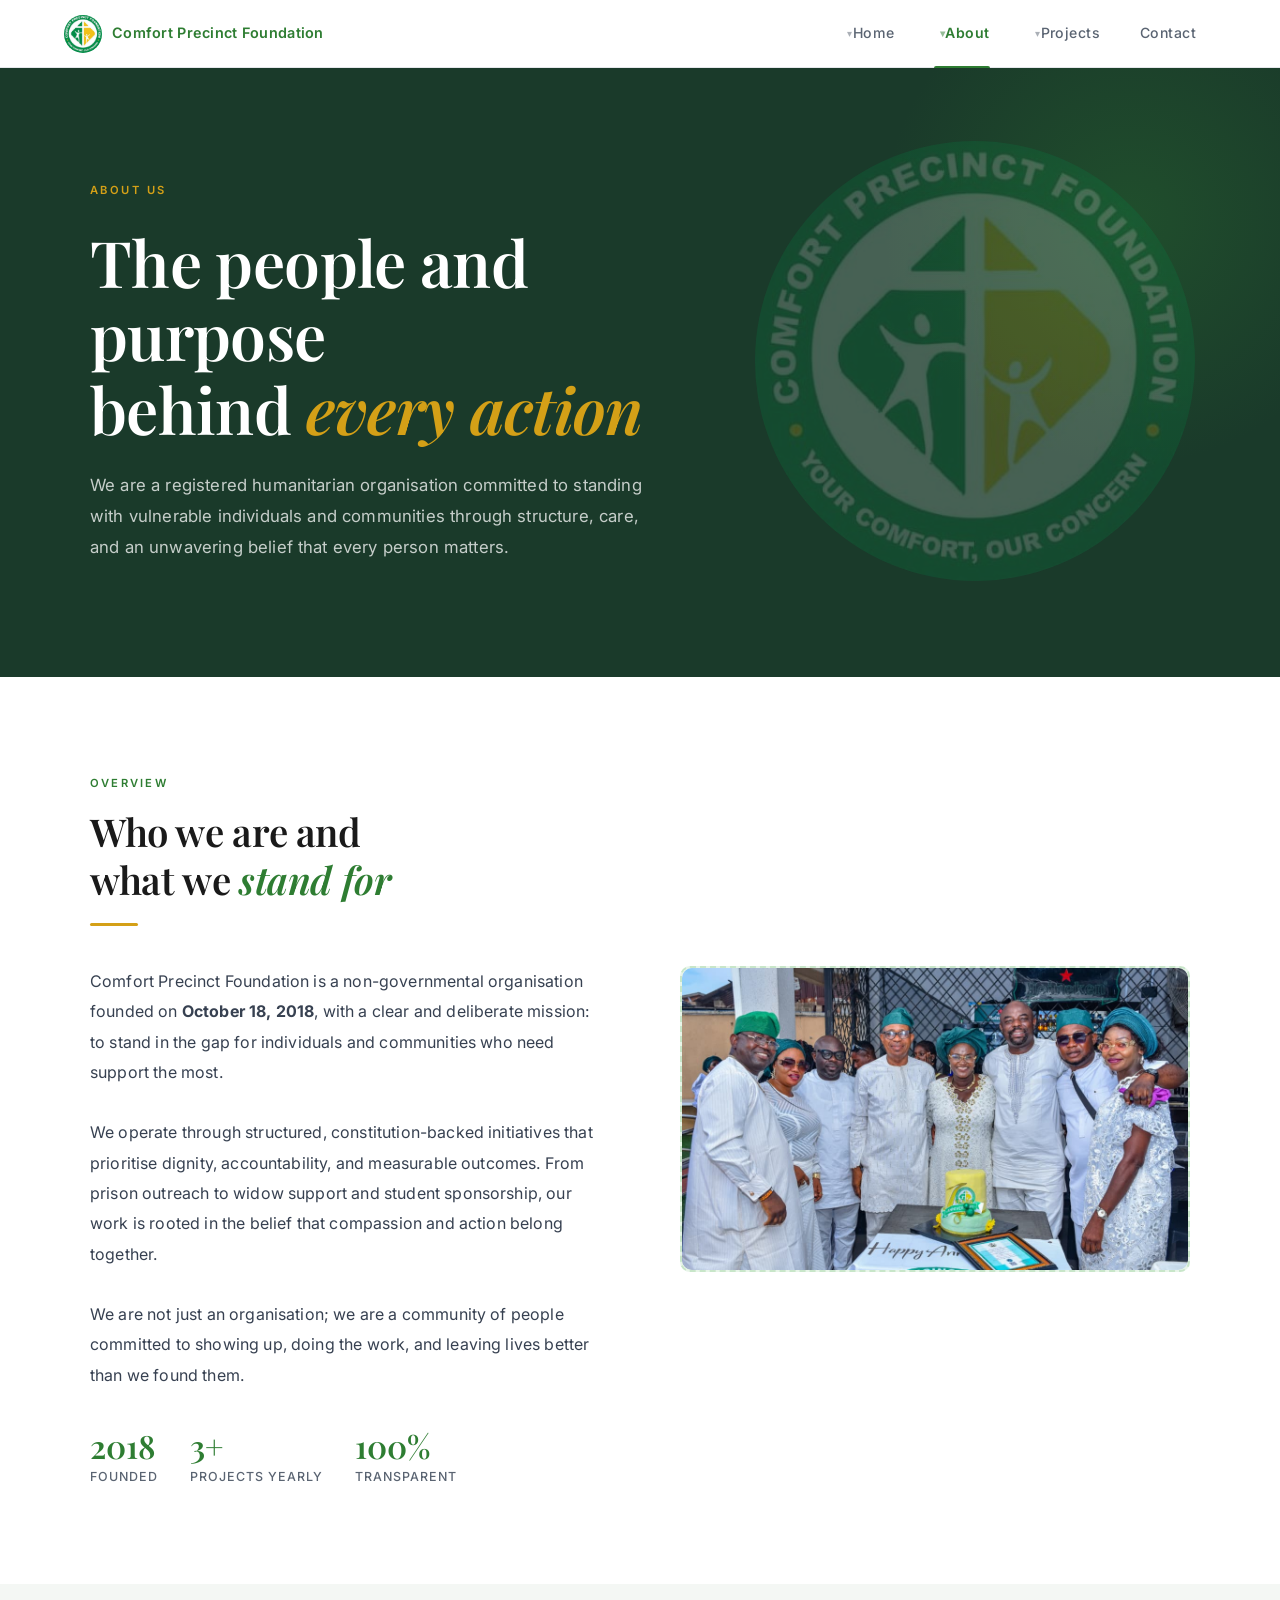
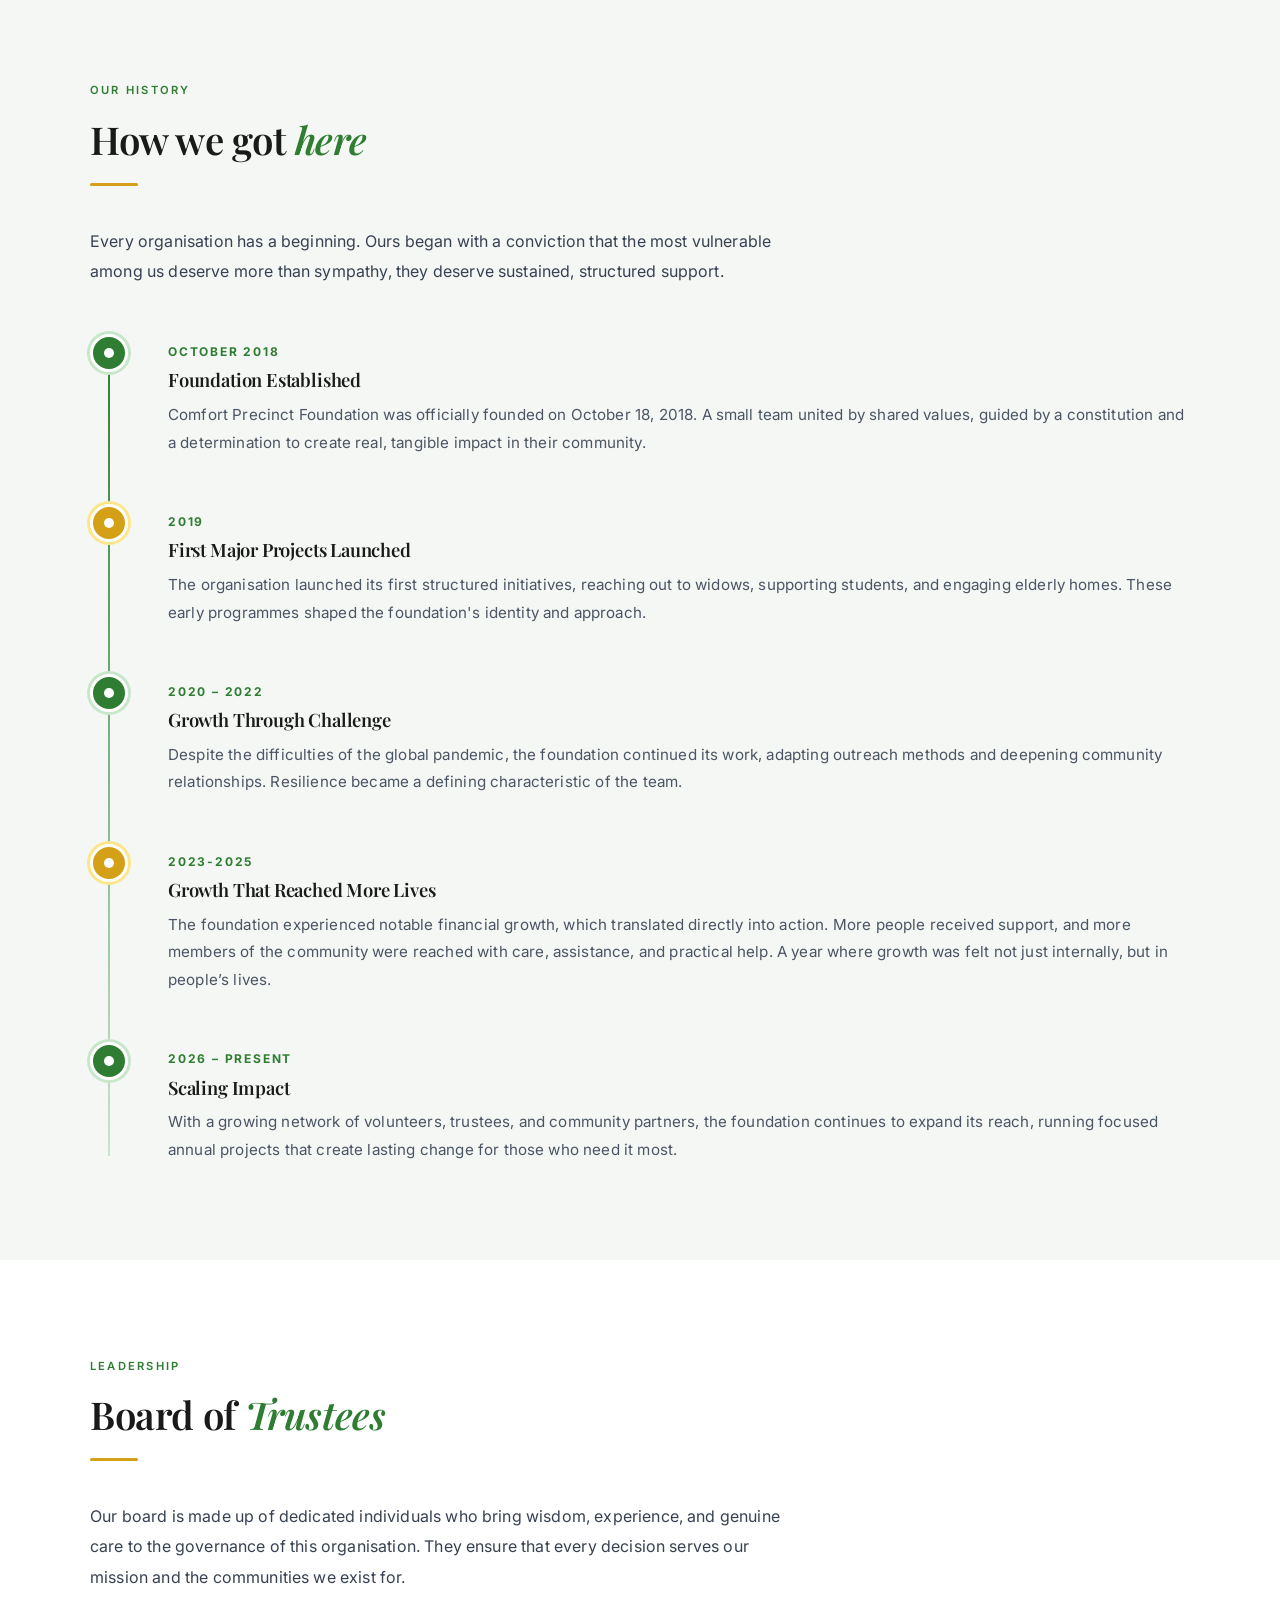
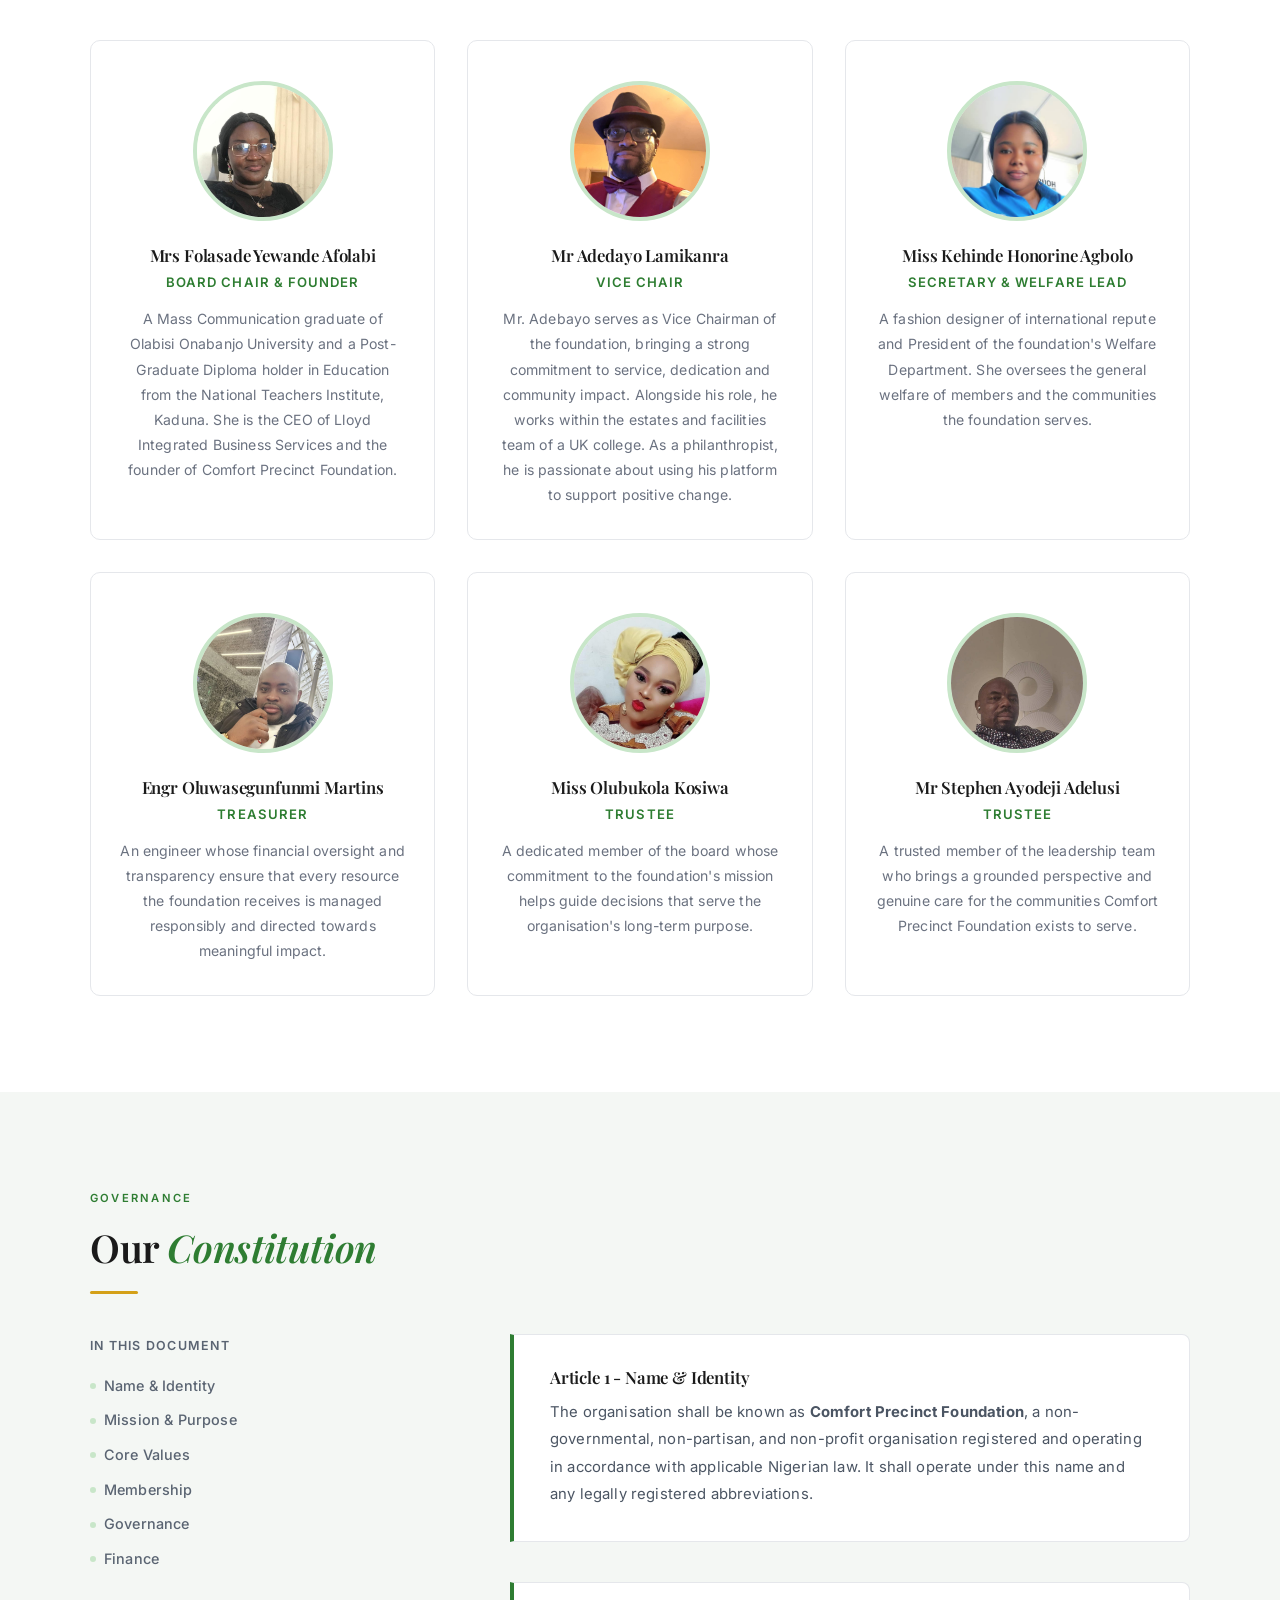
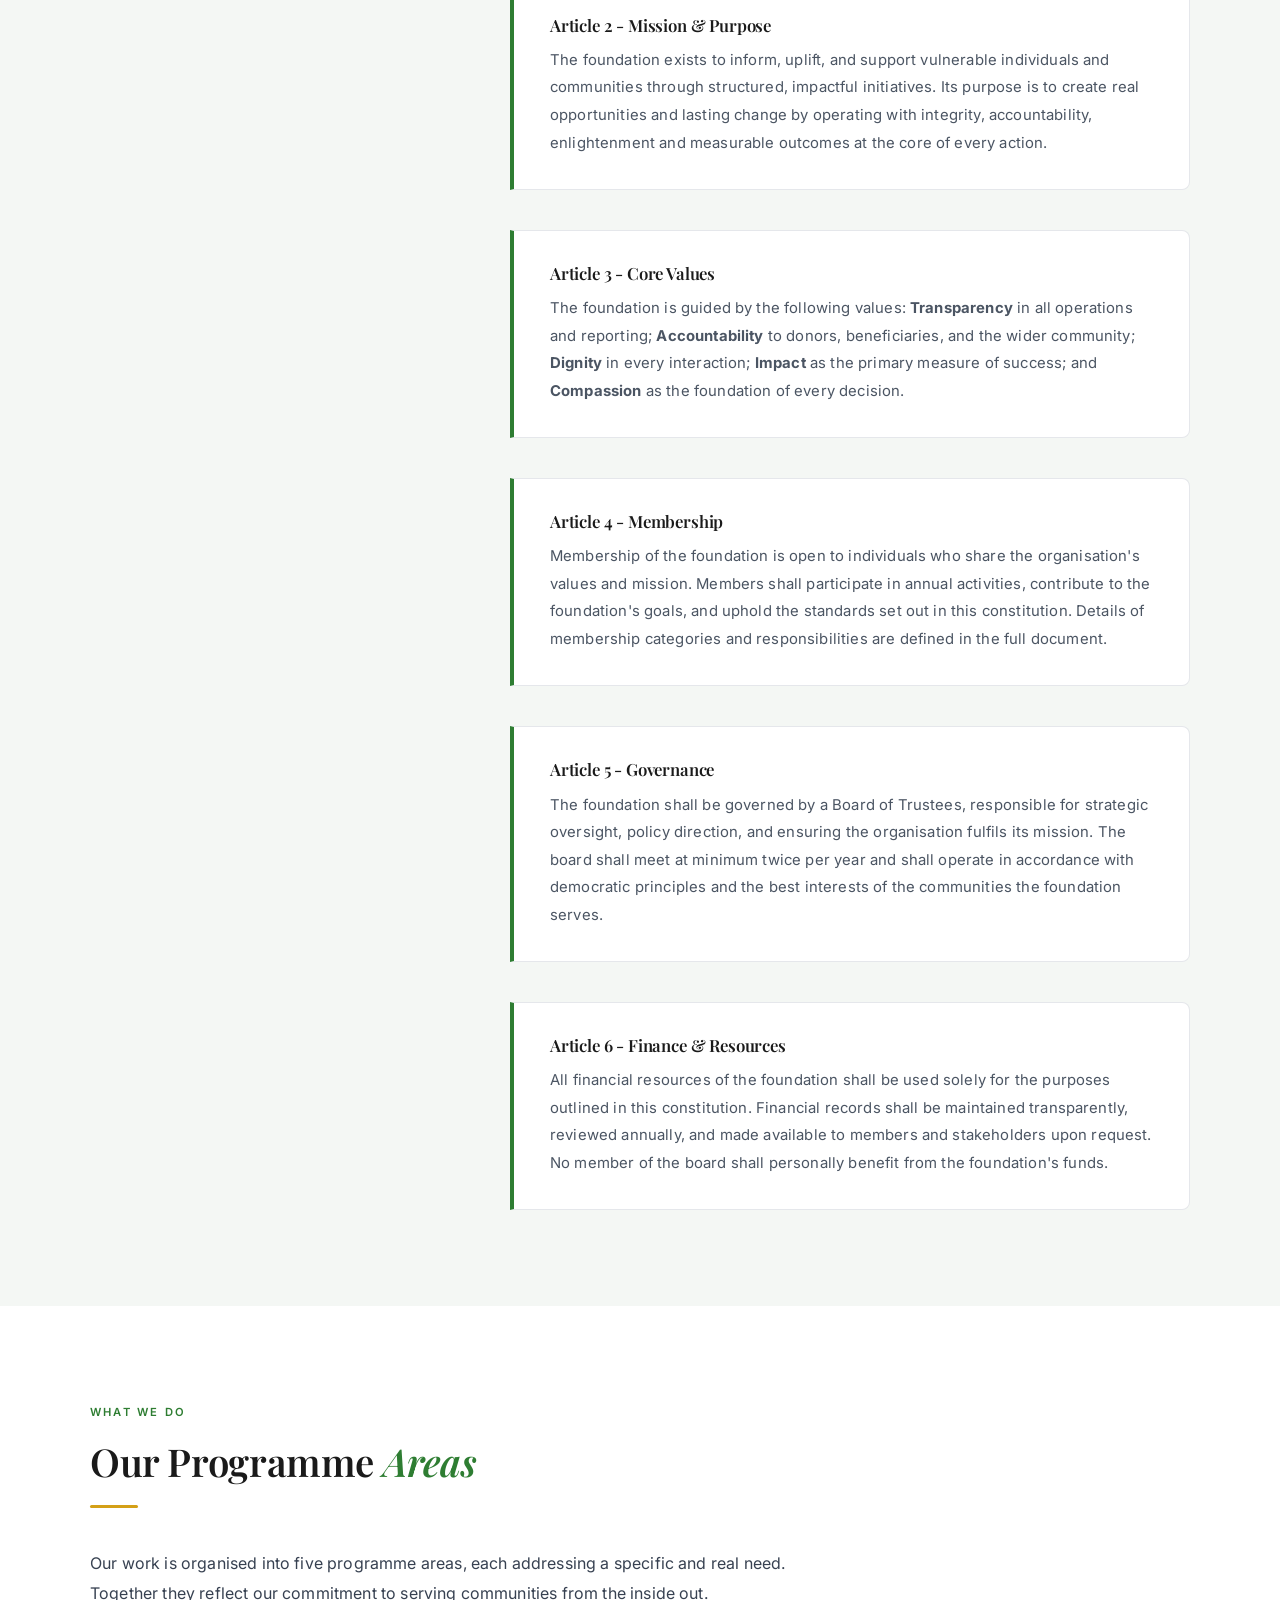
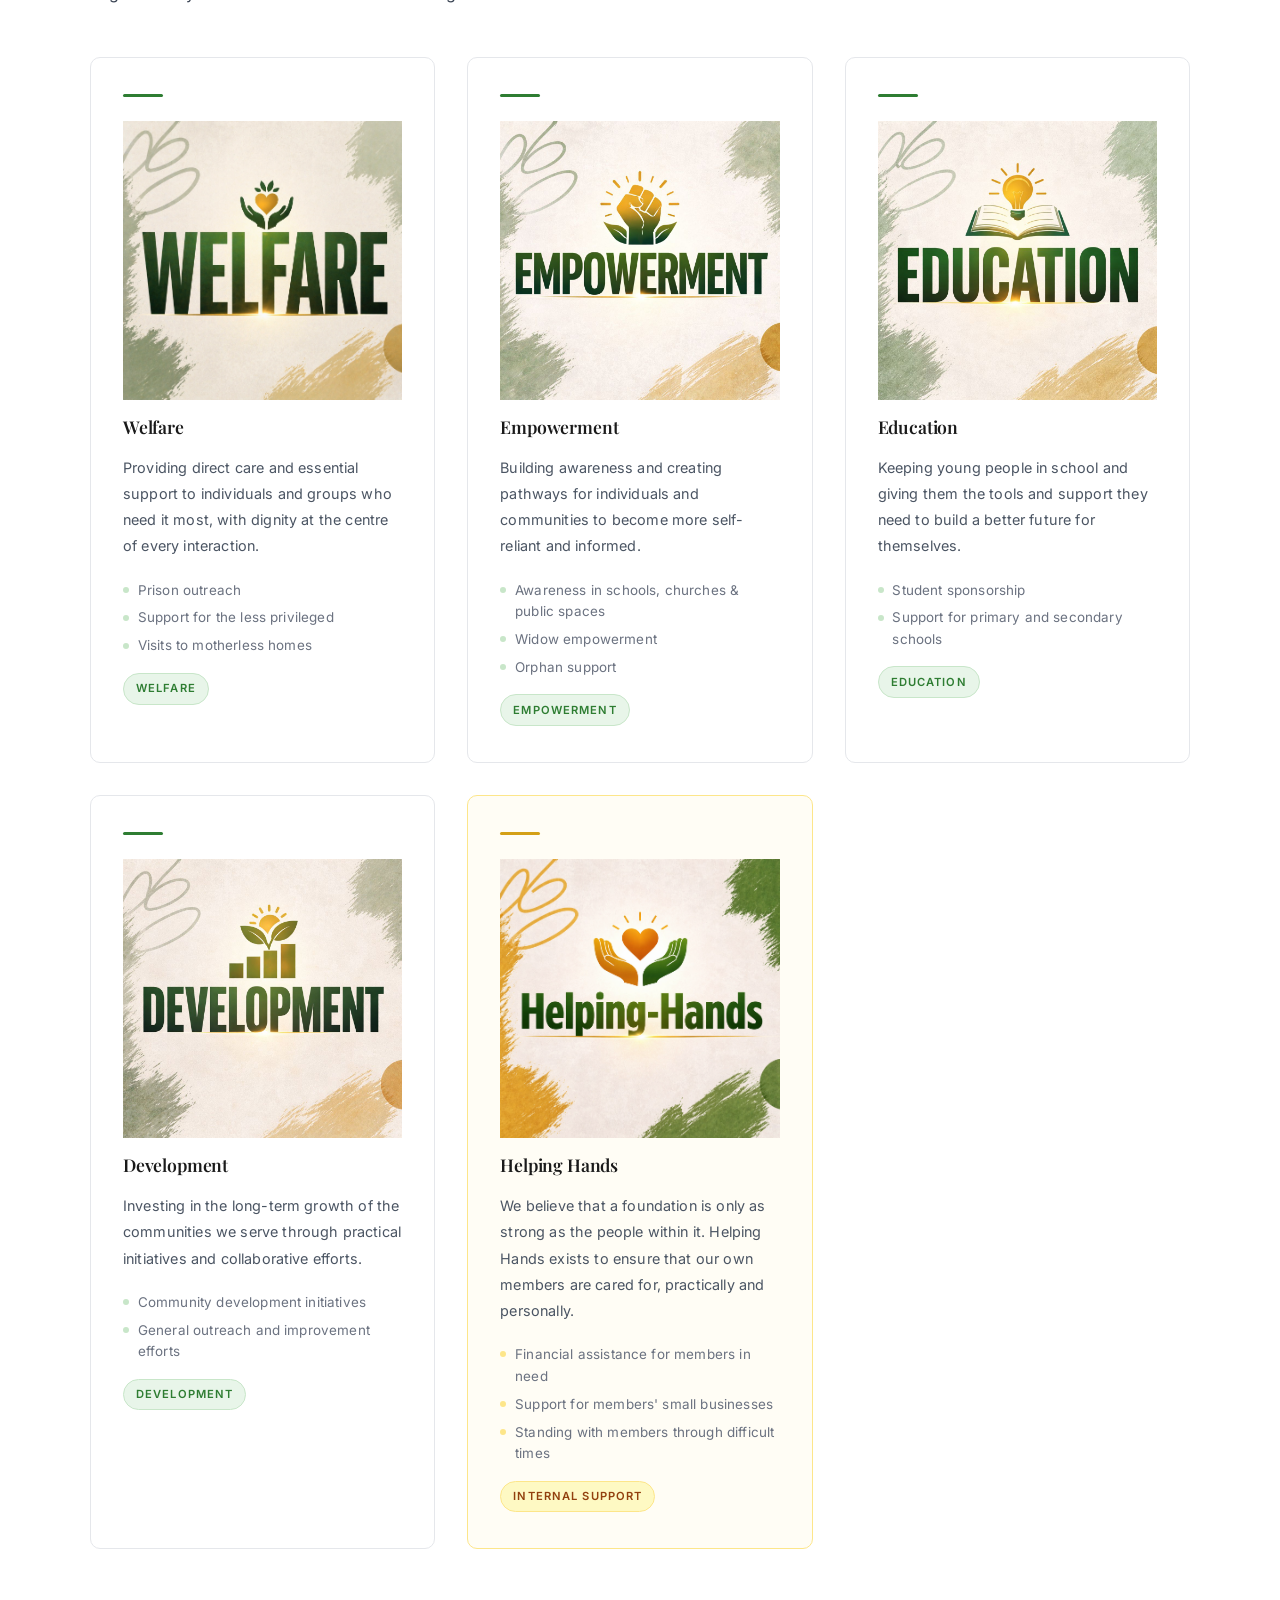
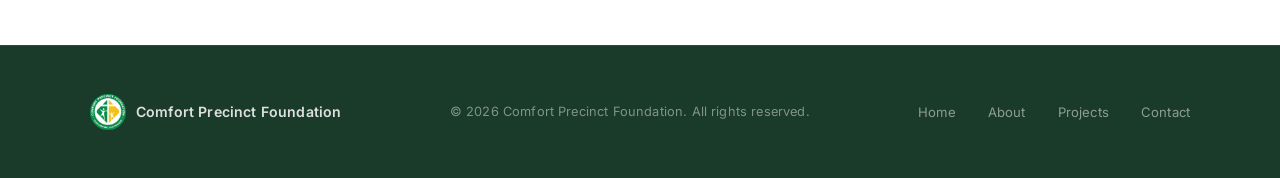
<file: about.html>
<!DOCTYPE html>
<html lang="en">
<head>
  <meta charset="UTF-8" />
  <meta name="viewport" content="width=device-width, initial-scale=1.0" />
  <title>About Us — Comfort Precinct Foundation</title>

  <link href="https://fonts.googleapis.com/css2?family=Inter:wght@300;400;500;600&family=Playfair+Display:wght@400;600&display=swap" rel="stylesheet" />

  <style>

    /* ── RESET ── */
    *, *::before, *::after {
      box-sizing: border-box;
      margin: 0;
      padding: 0;
    }

    /* ── CSS VARIABLES ── */
    :root {
      --cream: #ffffff;
      --charcoal: #1a1a1a;
      --warm-mid: #1a3a2a;
      --green: #2e7d32;
      --green-dark: #1b5e20;
      --green-light: #e8f5e9;
      --green-border: #c8e6c9;
      --muted: #5a6472;
      --border: #e5e7eb;
      --yellow: #d4a017;
      --yellow-light: #fef9c3;
      --yellow-border: #fde68a;
      --bg-soft: #f4f7f4;
      --font-body: 'Inter', sans-serif;
      --font-heading: 'Playfair Display', serif;
    }

    /* ── BASE ── */
    html { scroll-behavior: smooth; }

    body {
      font-family: var(--font-body);
      font-size: 16px;
      line-height: 1.85;
      letter-spacing: 0.01em;
      background-color: var(--cream);
      color: var(--charcoal);
      -webkit-font-smoothing: antialiased;
    }

    p { font-family: var(--font-body); font-weight: 400; line-height: 1.85; }
    h1, h2, h3, h4 { font-family: var(--font-heading); line-height: 1.2; letter-spacing: -0.01em; }
    a { text-decoration: none; color: inherit; }
    img { display: block; max-width: 100%; }


    /* ════════════════════════════════
       SHARED NAVIGATION
    ════════════════════════════════ */

    .nav {
      position: sticky;
      top: 0;
      z-index: 100;
      background-color: #ffffff;
      border-bottom: 1px solid var(--border);
      padding: 0 4rem;
      height: 68px;
      display: flex;
      align-items: center;
      justify-content: space-between;
    }

    .nav__brand { display: flex; align-items: center; gap: 10px; text-decoration: none; }
    .nav__logo { width: 38px; height: 38px; border-radius: 50%; object-fit: contain; }
    .nav__brand-name { font-family: var(--font-body); font-weight: 600; font-size: 0.9rem; color: var(--green); letter-spacing: 0.02em; }
    .nav__links { display: flex; align-items: center; gap: 0; list-style: none; }
    .nav__item { position: relative; }

    .nav__item > a {
      font-family: var(--font-body);
      font-size: 0.88rem;
      font-weight: 500;
      color: var(--muted);
      letter-spacing: 0.03em;
      text-decoration: none;
      transition: color 0.2s ease;
      position: relative;
      padding: 0 1.25rem;
      height: 68px;
      display: flex;
      align-items: center;
    }

    .nav__item > a:hover { color: var(--green); }
    .nav__item > a.active { color: var(--green); font-weight: 600; }

    .nav__item > a.active::after {
      content: '';
      position: absolute;
      bottom: 0;
      left: 1.25rem; right: 1.25rem;
      height: 2px;
      background-color: var(--green);
      border-radius: 2px 2px 0 0;
    }

    .nav__item--dropdown > a::before {
      content: '▾';
      font-size: 0.65rem;
      margin-left: 0.35rem;
      opacity: 0.5;
      display: inline-block;
    }

    .nav__dropdown {
      position: absolute;
      top: 100%; left: 0;
      min-width: 220px;
      background: #ffffff;
      border: 1px solid var(--border);
      border-top: 2px solid var(--green);
      border-radius: 0 0 8px 8px;
      box-shadow: 0 8px 24px rgba(0,0,0,0.08);
      padding: 0.5rem 0;
      opacity: 0;
      visibility: hidden;
      transform: translateY(6px);
      transition: opacity 0.2s ease, transform 0.2s ease, visibility 0.2s;
      pointer-events: none;
    }

    .nav__item--dropdown:hover .nav__dropdown {
      opacity: 1; visibility: visible; transform: translateY(0); pointer-events: all;
    }

    .nav__dropdown a {
      display: block;
      padding: 0.65rem 1.25rem;
      font-family: var(--font-body);
      font-size: 0.84rem;
      font-weight: 400;
      color: #4b5563;
      text-decoration: none;
      transition: background 0.15s ease, color 0.15s ease;
      border-left: 3px solid transparent;
    }

    .nav__dropdown a:hover { background: #f4f7f4; color: var(--green); border-left-color: var(--green); }

    .nav__toggle { display: none; background: none; border: none; cursor: pointer; flex-direction: column; gap: 5px; padding: 4px; }
    .nav__toggle span { display: block; width: 24px; height: 2px; background-color: var(--charcoal); border-radius: 2px; transition: all 0.3s ease; }

    @media (max-width: 768px) {
      .nav { padding: 0 1.5rem; }
      .nav__toggle { display: flex; }
      .nav__links {
        display: none;
        position: absolute;
        top: 68px; left: 0; right: 0;
        background: #ffffff;
        flex-direction: column;
        align-items: stretch;
        gap: 0;
        border-bottom: 1px solid var(--border);
        padding: 0;
        box-shadow: 0 4px 12px rgba(0,0,0,0.06);
      }
      .nav__links.open { display: flex; }
      .nav__item > a { height: auto; padding: 0.9rem 1.5rem; border-bottom: 1px solid #f3f4f6; display: block; }
      .nav__item > a.active::after { display: none; }
      .nav__item--dropdown > a::before { display: none; }
      .nav__dropdown {
        position: static; opacity: 1; visibility: visible; transform: none;
        box-shadow: none; border: none; border-radius: 0;
        background: #f9fafb; padding: 0; pointer-events: all; display: none;
      }
      .nav__item--dropdown.open .nav__dropdown { display: block; }
      .nav__dropdown a { padding: 0.7rem 2rem; font-size: 0.82rem; border-bottom: 1px solid #f0f0f0; border-left: none; }
    }


    /* ════════════════════════════════
       SHARED SECTION STYLES
    ════════════════════════════════ */

    .section { padding: 6rem 4rem; }
    .section--alt { background-color: var(--bg-soft); }
    .section--dark { background-color: var(--warm-mid); color: #ffffff; }
    .section__inner { max-width: 1100px; margin: 0 auto; }

    .eyebrow {
      font-family: var(--font-body);
      font-weight: 600;
      font-size: 0.7rem;
      letter-spacing: 0.2em;
      text-transform: uppercase;
      color: var(--green);
      margin-bottom: 0.85rem;
      display: block;
    }

    .section--dark .eyebrow { color: var(--yellow); }

    .section__heading {
      font-family: var(--font-heading);
      font-weight: 600;
      font-size: clamp(1.8rem, 3vw, 2.5rem);
      line-height: 1.25;
      color: var(--charcoal);
      margin-bottom: 1.25rem;
    }

    .section--dark .section__heading { color: #ffffff; }
    .section__heading em { font-style: italic; color: var(--green); }
    .section--dark .section__heading em { color: var(--yellow); }

    .section__divider { width: 48px; height: 3px; background: var(--yellow); border-radius: 2px; margin-bottom: 2.5rem; }

    .section__body { font-size: 1rem; font-weight: 400; line-height: 1.9; color: #374151; max-width: 720px; }
    .section--dark .section__body { color: rgba(255,255,255,0.78); }

    @media (max-width: 768px) { .section { padding: 4rem 1.5rem; } }


    /* ════════════════════════════════
       PAGE HERO
    ════════════════════════════════ */

    .page-hero {
      background-color: var(--warm-mid);
      padding: 7rem 4rem 6rem;
      position: relative;
      overflow: hidden;
    }

    .page-hero::before {
      content: '';
      position: absolute;
      top: -100px; right: -100px;
      width: 500px; height: 500px;
      border-radius: 50%;
      background: radial-gradient(circle, rgba(46,125,50,0.3) 0%, transparent 70%);
      pointer-events: none;
    }

    .page-hero__inner { max-width: 1100px; margin: 0 auto; position: relative; z-index: 1; }

    .page-hero__label {
      font-family: var(--font-body);
      font-weight: 600;
      font-size: 0.7rem;
      letter-spacing: 0.22em;
      text-transform: uppercase;
      color: var(--yellow);
      margin-bottom: 1.25rem;
      display: block;
    }

    .page-hero__heading {
      font-family: var(--font-heading);
      font-weight: 600;
      font-size: clamp(2.4rem, 5vw, 4rem);
      line-height: 1.15;
      color: #ffffff;
      margin-bottom: 1.5rem;
      max-width: 640px;
    }

    .page-hero__heading em { font-style: italic; color: var(--yellow); }

    .page-hero__subtext {
      font-size: 1.05rem;
      font-weight: 400;
      line-height: 1.85;
      color: rgba(255,255,255,0.75);
      max-width: 560px;
    }

    @media (max-width: 768px) { .page-hero { padding: 5rem 1.5rem 4rem; } }


    /* ════════════════════════════════
       1. OVERVIEW
    ════════════════════════════════ */

    .overview__grid {
      display: grid;
      grid-template-columns: 1fr 1fr;
      gap: 5rem;
      align-items: start;
      margin-top: 1rem;
    }

    .overview__image-placeholder {
      width: 100%;
      aspect-ratio: 5 / 3;
      background-color: var(--green-light);
      border: 2px dashed var(--green-border);
      border-radius: 10px;
      display: flex;
      flex-direction: column;
      align-items: center;
      justify-content: center;
      gap: 0.75rem;
      color: var(--green);
      overflow: hidden;
    }

    .overview__image-placeholder img {
      width: 100%;
      height: 100%;
      object-fit: cover;
      border-radius: 10px;
    }

    .overview__image-placeholder span { font-size: 2.5rem; }
    .overview__image-placeholder p {
      font-size: 0.82rem; font-weight: 500;
      letter-spacing: 0.08em; text-transform: uppercase;
      color: var(--green); opacity: 0.7;
    }

    .overview__stats { display: flex; gap: 2rem; margin-top: 2.5rem; flex-wrap: wrap; }
    .overview__stat { display: flex; flex-direction: column; gap: 0.2rem; }
    .overview__stat-num { font-family: var(--font-heading); font-size: 2rem; font-weight: 600; color: var(--green); line-height: 1; }
    .overview__stat-label { font-size: 0.78rem; font-weight: 500; letter-spacing: 0.08em; text-transform: uppercase; color: var(--muted); }

    @media (max-width: 860px) { .overview__grid { grid-template-columns: 1fr; gap: 2.5rem; } }


    /* ════════════════════════════════
       2. HISTORY (TIMELINE)
    ════════════════════════════════ */

    .timeline { position: relative; margin-top: 1rem; }

    .timeline::before {
      content: '';
      position: absolute;
      left: 18px; top: 8px; bottom: 8px;
      width: 2px;
      background: linear-gradient(to bottom, var(--green), var(--green-border));
    }

    .timeline__item { display: flex; gap: 2.5rem; padding-bottom: 3rem; position: relative; }
    .timeline__item:last-child { padding-bottom: 0; }

    .timeline__dot {
      width: 38px; height: 38px;
      border-radius: 50%;
      background-color: var(--green);
      border: 3px solid #ffffff;
      box-shadow: 0 0 0 3px var(--green-border);
      flex-shrink: 0;
      display: flex; align-items: center; justify-content: center;
      position: relative; z-index: 1;
    }

    .timeline__dot--yellow { background-color: var(--yellow); box-shadow: 0 0 0 3px var(--yellow-border); }
    .timeline__dot-inner { width: 10px; height: 10px; border-radius: 50%; background: #ffffff; }
    .timeline__content { padding-top: 0.4rem; flex: 1; }

    .timeline__year {
      font-family: var(--font-body); font-weight: 700; font-size: 0.75rem;
      letter-spacing: 0.15em; text-transform: uppercase;
      color: var(--green); margin-bottom: 0.4rem; display: block;
    }

    .timeline__title { font-family: var(--font-heading); font-weight: 600; font-size: 1.15rem; color: var(--charcoal); margin-bottom: 0.6rem; }
    .timeline__text { font-size: 0.95rem; line-height: 1.82; color: #4b5563; }

    @media (max-width: 600px) { .timeline__item { gap: 1.5rem; } .timeline::before { left: 15px; } }


    /* ════════════════════════════════
       3. BOARD OF TRUSTEES
       CHANGED: Increased photo size for better visibility
    ════════════════════════════════ */

    .board__intro { margin-bottom: 3rem; }

    .board__grid { display: grid; grid-template-columns: repeat(3, 1fr); gap: 2rem; }

    .board__card {
      display: flex;
      flex-direction: column;
      align-items: center;
      text-align: center;
      padding: 2.5rem 1.75rem 2rem;
      background: #ffffff;
      border: 1px solid var(--border);
      border-radius: 10px;
      transition: transform 0.22s ease, box-shadow 0.22s ease, border-color 0.22s ease;
    }

    .board__card:hover {
      transform: translateY(-4px);
      box-shadow: 0 10px 28px rgba(46,125,50,0.09);
      border-color: var(--green-border);
    }

    /*
      CHANGED: Increased photo container from 100px to 140px
      so trustee photos are clearly visible and prominent
    */
    .board__photo {
      width: 140px;
      height: 140px;
      border-radius: 50%;
      object-fit: cover;
      object-position: center top;
      border: 4px solid var(--green-border);
      margin-bottom: 1.5rem;
      flex-shrink: 0;
      background-color: var(--green-light);
      display: block;
    }

    .board__name { font-family: var(--font-heading); font-weight: 600; font-size: 1.05rem; color: var(--charcoal); margin-bottom: 0.3rem; }
    .board__role { font-size: 0.82rem; font-weight: 600; letter-spacing: 0.08em; text-transform: uppercase; color: var(--green); margin-bottom: 0.75rem; }
    .board__bio { font-size: 0.88rem; line-height: 1.78; color: #6b7280; }

    @media (max-width: 860px) { .board__grid { grid-template-columns: 1fr 1fr; gap: 1.5rem; } }
    @media (max-width: 560px) { .board__grid { grid-template-columns: 1fr; } }


    /* ════════════════════════════════
       4. CONSTITUTION
    ════════════════════════════════ */

    .constitution__layout { display: grid; grid-template-columns: 1fr 2fr; gap: 5rem; align-items: start; }
    .constitution__sidebar { position: sticky; top: 90px; }
    .constitution__sidebar-label { font-size: 0.78rem; font-weight: 600; letter-spacing: 0.1em; text-transform: uppercase; color: var(--muted); margin-bottom: 1rem; display: block; }

    .constitution__toc { list-style: none; display: flex; flex-direction: column; gap: 0.5rem; }

    .constitution__toc a {
      font-size: 0.9rem; font-weight: 500; color: var(--muted);
      transition: color 0.2s ease; display: flex; align-items: center; gap: 0.5rem;
    }

    .constitution__toc a::before {
      content: ''; display: block; width: 6px; height: 6px;
      border-radius: 50%; background-color: var(--green-border);
      flex-shrink: 0; transition: background-color 0.2s ease;
    }

    .constitution__toc a:hover { color: var(--green); }
    .constitution__toc a:hover::before { background-color: var(--green); }

    .constitution__content { display: flex; flex-direction: column; gap: 2.5rem; }

    .constitution__article {
      padding: 2rem 2.25rem;
      background: #ffffff;
      border: 1px solid var(--border);
      border-left: 4px solid var(--green);
      border-radius: 0 8px 8px 0;
    }

    .constitution__article-title { font-family: var(--font-heading); font-weight: 600; font-size: 1.05rem; color: var(--charcoal); margin-bottom: 0.75rem; }
    .constitution__article-text { font-size: 0.93rem; line-height: 1.85; color: #4b5563; }

    .constitution__download {
      display: inline-flex; align-items: center; gap: 0.6rem;
      margin-top: 1rem; font-size: 0.85rem; font-weight: 600;
      color: var(--green); border: 1.5px solid var(--green-border);
      background: var(--green-light); padding: 0.6rem 1.25rem;
      border-radius: 4px; transition: background 0.2s ease, border-color 0.2s ease;
    }

    .constitution__download:hover { background: #d4edda; border-color: var(--green); }

    @media (max-width: 860px) {
      .constitution__layout { grid-template-columns: 1fr; gap: 2rem; }
      .constitution__sidebar { position: static; }
      .constitution__toc { flex-direction: row; flex-wrap: wrap; gap: 0.75rem 1.5rem; }
    }


    /* ════════════════════════════════
       5. CO-WORKING SPACE
    ════════════════════════════════ */

    .cowork__grid { display: grid; grid-template-columns: 1fr 1fr; gap: 4rem; align-items: start; margin-top: 1rem; }

    .cowork__features { display: flex; flex-direction: column; gap: 1.25rem; margin-top: 2rem; }

    .cowork__feature {
      display: flex; align-items: flex-start; gap: 1rem;
      padding: 1.25rem 1.5rem;
      background: rgba(255,255,255,0.07);
      border: 1px solid rgba(255,255,255,0.12);
      border-radius: 8px;
    }

    .cowork__feature-icon {
      width: 40px; height: 40px; border-radius: 50%;
      background: rgba(212,160,23,0.15);
      display: flex; align-items: center; justify-content: center;
      font-size: 1.1rem; flex-shrink: 0;
    }

    .cowork__feature-text { display: flex; flex-direction: column; gap: 0.2rem; }
    .cowork__feature-title { font-family: var(--font-body); font-weight: 600; font-size: 0.9rem; color: #ffffff; }
    .cowork__feature-desc { font-size: 0.85rem; line-height: 1.7; color: rgba(255,255,255,0.65); }

    .cowork__images { display: grid; grid-template-columns: 1fr 1fr; gap: 1rem; }

    .cowork__img-placeholder {
      aspect-ratio: 4 / 3;
      background: rgba(255,255,255,0.07);
      border: 1.5px dashed rgba(255,255,255,0.2);
      border-radius: 8px;
      display: flex; flex-direction: column;
      align-items: center; justify-content: center;
      gap: 0.5rem; color: rgba(255,255,255,0.4);
    }

    .cowork__img-placeholder span { font-size: 1.8rem; }
    .cowork__img-placeholder p { font-size: 0.7rem; font-weight: 500; letter-spacing: 0.1em; text-transform: uppercase; }
    .cowork__img-placeholder--large { grid-column: 1 / -1; aspect-ratio: 16 / 7; }

    @media (max-width: 860px) { .cowork__grid { grid-template-columns: 1fr; gap: 2.5rem; } }


    /* ════════════════════════════════
       6. PROGRAMME AREAS
       CHANGED: Now shows 5 actual programme areas
       with sub-activities listed under each
    ════════════════════════════════ */

    .programmes__grid {
      display: grid;
      grid-template-columns: repeat(3, 1fr);
      gap: 2rem;
      margin-top: 1rem;
    }

    .programme__card {
      display: flex;
      flex-direction: column;
      gap: 1rem;
      padding: 2.25rem 2rem;
      background: #ffffff;
      border: 1px solid var(--border);
      border-radius: 10px;
      transition: transform 0.22s ease, box-shadow 0.22s ease, border-color 0.22s ease;
    }

    .programme__card:hover {
      transform: translateY(-4px);
      box-shadow: 0 10px 28px rgba(46,125,50,0.08);
      border-color: var(--green-border);
    }

    .programme__card::before {
      content: '';
      display: block;
      height: 3px;
      background: var(--green);
      width: 40px;
      border-radius: 2px;
      margin-bottom: 0.5rem;
    }

    /* Helping Hands card gets yellow accent — visually distinct */
    .programme__card--highlight::before {
      background: var(--yellow);
    }

    .programme__card--highlight {
      border-color: var(--yellow-border);
      background: #fffdf5;
    }

    .programme__card--highlight:hover {
      border-color: var(--yellow);
      box-shadow: 0 10px 28px rgba(212,160,23,0.1);
    }

    .programme__icon {
      width: 52px; height: 52px;
      border-radius: 50%;
      background: var(--green-light);
      border: 2px solid var(--green-border);
      display: flex; align-items: center; justify-content: center;
      font-size: 1.3rem;
    }

    /* Yellow icon bg for highlight card */
    .programme__card--highlight .programme__icon {
      background: var(--yellow-light);
      border-color: var(--yellow-border);
    }

    .programme__title {
      font-family: var(--font-heading);
      font-weight: 600;
      font-size: 1.1rem;
      color: var(--charcoal);
      line-height: 1.3;
    }

    .programme__text {
      font-size: 0.9rem;
      line-height: 1.82;
      color: #4b5563;
    }

    /* Sub-activities list under each programme */
    .programme__list {
      list-style: none;
      display: flex;
      flex-direction: column;
      gap: 0.4rem;
      margin-top: 0.25rem;
    }

    .programme__list li {
      font-size: 0.84rem;
      color: #6b7280;
      display: flex;
      align-items: flex-start;
      gap: 0.55rem;
      line-height: 1.6;
    }

    /* Green bullet dot before each activity */
    .programme__list li::before {
      content: '';
      display: block;
      width: 6px;
      height: 6px;
      border-radius: 50%;
      background: var(--green-border);
      flex-shrink: 0;
      margin-top: 0.45rem;
    }

    .programme__card--highlight .programme__list li::before {
      background: var(--yellow-border);
    }

    .programme__tag {
      display: inline-block;
      font-size: 0.7rem;
      font-weight: 600;
      letter-spacing: 0.1em;
      text-transform: uppercase;
      color: var(--green);
      background: var(--green-light);
      border: 1.5px solid var(--green-border);
      padding: 0.28rem 0.75rem;
      border-radius: 20px;
      align-self: flex-start;
    }

    .programme__card--highlight .programme__tag {
      color: #92400e;
      background: var(--yellow-light);
      border-color: var(--yellow-border);
    }

    @media (max-width: 860px) { .programmes__grid { grid-template-columns: 1fr 1fr; gap: 1.5rem; } }
    @media (max-width: 560px) { .programmes__grid { grid-template-columns: 1fr; } }


    /* ════════════════════════════════
       FOOTER
    ════════════════════════════════ */

    .footer {
      background-color: var(--warm-mid);
      padding: 3rem 4rem;
      border-top: 1px solid rgba(255,255,255,0.08);
    }

    .footer__inner {
      max-width: 1100px;
      margin: 0 auto;
      display: flex;
      align-items: center;
      justify-content: space-between;
      flex-wrap: wrap;
      gap: 1.5rem;
    }

    .footer__brand { display: flex; align-items: center; gap: 10px; }
    .footer__logo { width: 36px; height: 36px; border-radius: 50%; object-fit: contain; }
    .footer__name { font-weight: 600; font-size: 0.88rem; color: rgba(255,255,255,0.85); }
    .footer__copy { font-size: 0.8rem; color: rgba(255,255,255,0.45); }
    .footer__links { display: flex; gap: 2rem; list-style: none; }
    .footer__links a { font-size: 0.82rem; color: rgba(255,255,255,0.5); transition: color 0.2s ease; }
    .footer__links a:hover { color: rgba(255,255,255,0.9); }

    @media (max-width: 600px) {
      .footer { padding: 2.5rem 1.5rem; }
      .footer__inner { flex-direction: column; align-items: flex-start; }
    }

  </style>
</head>
<body>

  <!-- ════════════════════════════════
       NAVIGATION
  ════════════════════════════════ -->
  <nav class="nav" role="navigation" aria-label="Main navigation">

    <a href="index.html" class="nav__brand">
      <img src="images/WhatsApp Image 2026-04-01 at 20.40.00 (1).jpeg" alt="Comfort Precinct Foundation logo" class="nav__logo" />
      <span class="nav__brand-name">Comfort Precinct Foundation</span>
    </a>

    <button class="nav__toggle" id="navToggle" aria-label="Toggle menu">
      <span></span><span></span><span></span>
    </button>

    <ul class="nav__links" id="navLinks">

      <li class="nav__item nav__item--dropdown">
        <a href="index.html">Home</a>
        <div class="nav__dropdown">
          <a href="index.html#about">About (Overview)</a>
          <a href="index.html#projects">Projects</a>
          <a href="index.html#donate">Donate / Volunteer</a>
        </div>
      </li>

      <li class="nav__item nav__item--dropdown">
        <a href="about.html" class="active">About</a>
        <div class="nav__dropdown">
          <a href="about.html#overview">Overview</a>
          <a href="about.html#history">History</a>
          <a href="about.html#board">Board of Trustees</a>
          <a href="about.html#constitution">Constitution</a>
          <a href="about.html#programmes">Programme Areas</a>
        </div>
      </li>

      <li class="nav__item nav__item--dropdown">
        <a href="projects.html">Projects</a>
        <div class="nav__dropdown">
          <a href="projects.html#current">Current Projects</a>
          <a href="projects.html#previous">Previous Projects</a>
           <a href="projects.html#gallery">Gallery</a>
        </div>
      </li>

      <li class="nav__item">
        <a href="contact.html">Contact</a>
      </li>

    </ul>
  </nav>


  <!-- ════════════════════════════════
       PAGE HERO
  ════════════════════════════════ -->
  <header class="page-hero">
    <div class="page-hero__inner">
      <span class="page-hero__label">About Us</span>
      <img src="images/big-logo-bg.jpeg" alt="Logo" class="page-hero__logo" style="width: 40%; height: 40%; border-radius: 50%; object-fit: cover; float:right; margin-top: -80px; margin-right: -5px; opacity: 0.2;" />
      <h1 class="page-hero__heading">
      <h1 class="page-hero__heading">
        The people and purpose<br>
        behind <em>every action</em>
      </h1>
      <p class="page-hero__subtext">
        We are a registered humanitarian organisation committed to standing with
        vulnerable individuals and communities through structure, care,
        and an unwavering belief that every person matters.
      </p>
    </div>
  </header>


  <!-- ════════════════════════════════
       SECTION 1: OVERVIEW
  ════════════════════════════════ -->
  <section class="section" id="overview" aria-labelledby="overview-heading">
    <div class="section__inner">

      <span class="eyebrow">Overview</span>
      <h2 class="section__heading" id="overview-heading">
        Who we are and<br>what we <em>stand for</em>
      </h2>
      <div class="section__divider"></div>

      <div class="overview__grid">

        <div>
          <p class="section__body">
            Comfort Precinct Foundation is a non-governmental organisation founded
            on <strong>October 18, 2018</strong>, with a clear and deliberate mission:
            to stand in the gap for individuals and communities who need support the most.
          </p>
          <br>
          <p class="section__body">
            We operate through structured, constitution-backed initiatives that prioritise
            dignity, accountability, and measurable outcomes. From prison outreach to widow
            support and student sponsorship, our work is rooted in the belief that
            compassion and action belong together.
          </p>
          <br>
          <p class="section__body">
            We are not just an organisation; we are a community of people committed to
            showing up, doing the work, and leaving lives better than we found them.
          </p>

          <div class="overview__stats">
            <div class="overview__stat">
              <span class="overview__stat-num">2018</span>
              <span class="overview__stat-label">Founded</span>
            </div>
            <div class="overview__stat">
              <span class="overview__stat-num">3+</span>
              <span class="overview__stat-label">Projects yearly</span>
            </div>
            <div class="overview__stat">
              <span class="overview__stat-num">100%</span>
              <span class="overview__stat-label">Transparent</span>
            </div>
          </div>
        </div>

        <!-- Overview image — unchanged -->
        <div class="overview__image-placeholder">
          <img src="images/j.jpeg" class="past-slide__img" />
        </div>

      </div>
    </div>
  </section>


  <!-- ════════════════════════════════
       SECTION 2: HISTORY
  ════════════════════════════════ -->
  <section class="section section--alt" id="history" aria-labelledby="history-heading">
    <div class="section__inner">

      <span class="eyebrow">Our History</span>
      <h2 class="section__heading" id="history-heading">
        How we got <em>here</em>
      </h2>
      <div class="section__divider"></div>
      <p class="section__body" style="margin-bottom: 3rem;">
        Every organisation has a beginning. Ours began with a conviction that the most
        vulnerable among us deserve more than sympathy, they deserve sustained,
        structured support.
      </p>

      <div class="timeline">

        <div class="timeline__item">
          <div class="timeline__dot"><div class="timeline__dot-inner"></div></div>
          <div class="timeline__content">
            <span class="timeline__year">October 2018</span>
            <h3 class="timeline__title">Foundation Established</h3>
            <p class="timeline__text">
              Comfort Precinct Foundation was officially founded on October 18, 2018.
              A small team united by shared values, guided by a constitution and a determination to create
              real, tangible impact in their community.
            </p>
          </div>
        </div>

        <div class="timeline__item">
          <div class="timeline__dot timeline__dot--yellow"><div class="timeline__dot-inner"></div></div>
          <div class="timeline__content">
            <span class="timeline__year">2019</span>
            <h3 class="timeline__title">First Major Projects Launched</h3>
            <p class="timeline__text">
              The organisation launched its first structured initiatives, reaching out
              to widows, supporting students, and engaging elderly homes.
              These early programmes shaped the foundation's identity and approach.
            </p>
          </div>
        </div>

        <div class="timeline__item">
          <div class="timeline__dot"><div class="timeline__dot-inner"></div></div>
          <div class="timeline__content">
            <span class="timeline__year">2020 – 2022</span>
            <h3 class="timeline__title">Growth Through Challenge</h3>
            <p class="timeline__text">
              Despite the difficulties of the global pandemic, the foundation continued
              its work, adapting outreach methods and deepening community relationships.
              Resilience became a defining characteristic of the team.
            </p>
          </div>
        </div>

        <div class="timeline__item">
          <div class="timeline__dot timeline__dot--yellow"><div class="timeline__dot-inner"></div></div>
          <div class="timeline__content">
            <span class="timeline__year">2023-2025</span>
            <h3 class="timeline__title">Growth That Reached More Lives</h3>
            <p class="timeline__text">
 The foundation experienced notable financial growth, which translated directly into action. More people received support, and more members of the community were reached with care, assistance, and practical help. A year where growth was felt not just internally, but in people’s lives.
            </p>
          </div>
        </div>

        <div class="timeline__item">
          <div class="timeline__dot"><div class="timeline__dot-inner"></div></div>
          <div class="timeline__content">
            <span class="timeline__year">2026 – Present</span>
            <h3 class="timeline__title">Scaling Impact</h3>
            <p class="timeline__text">
              With a growing network of volunteers, trustees, and community partners,
              the foundation continues to expand its reach, running focused annual
              projects that create lasting change for those who need it most.
            </p>
          </div>
        </div>

      </div>
    </div>
  </section>


  <!-- ════════════════════════════════
       SECTION 3: BOARD OF TRUSTEES
       CHANGED: Photo size increased, bios polished
  ════════════════════════════════ -->
  <section class="section" id="board" aria-labelledby="board-heading">
    <div class="section__inner">

      <span class="eyebrow">Leadership</span>
      <h2 class="section__heading" id="board-heading">
        Board of <em>Trustees</em>
      </h2>
      <div class="section__divider"></div>

      <p class="section__body board__intro">
        Our board is made up of dedicated individuals who bring wisdom, experience,
        and genuine care to the governance of this organisation. They ensure that
        every decision serves our mission and the communities we exist for.
      </p>

      <div class="board__grid">

        <!-- Trustee 1 -->
        <div class="board__card">
          <img src="images/WhatsApp Image 2026-04-20 at 09.15.31.jpeg" alt="Mrs Folasade Yewande Afolabi" class="board__photo" />
          <h3 class="board__name">Mrs Folasade Yewande Afolabi</h3>
          <p class="board__role">Board Chair & Founder</p>
          <!-- CHANGED: Bio rewritten to be clean and professional -->
          <p class="board__bio">
            A Mass Communication graduate of Olabisi Onabanjo University and a Post-Graduate Diploma holder in Education from the National Teachers Institute, Kaduna. She is the CEO of Lloyd Integrated Business Services and the founder of Comfort Precinct Foundation.
          </p>
        </div>

        <!-- Trustee 2 -->
        <div class="board__card">
          <img src="images/WhatsApp Image 2026-04-19 at 18.39.59.jpeg" alt="Mr Adedayo Lamikanra" class="board__photo" />
          <h3 class="board__name">Mr Adedayo Lamikanra</h3>
          <p class="board__role">Vice Chair</p>
          <!-- CHANGED: Placeholder bio polished -->
          <p class="board__bio">
           Mr. Adebayo serves as Vice Chairman of the foundation, bringing a strong commitment to service, dedication and community impact. Alongside his role, he works within the estates and facilities team of a UK college. As a philanthropist, he is passionate about using his platform to support positive change.
          </p>
        </div>

        <!-- Trustee 3 -->
        <div class="board__card">
          <img src="images/Aunty Kenny.jfif" alt="Miss Kehinde Honorine Agbolo" class="board__photo" />
          <h3 class="board__name">Miss Kehinde Honorine Agbolo</h3>
          <p class="board__role">Secretary & Welfare Lead</p>
          <!-- CHANGED: Bio rewritten cleanly -->
          <p class="board__bio">
            A fashion designer of international repute and President of the foundation's Welfare Department. She oversees the general welfare of members and the communities the foundation serves.
          </p>
        </div>

        <!-- Trustee 4 -->
        <div class="board__card">
          <img src="images/WhatsApp Image 2026-04-19 at 18.30.59.jpeg" alt="Engr Oluwasegunfunmi Martins" class="board__photo" />
          <h3 class="board__name">Engr Oluwasegunfunmi Martins</h3>
          <p class="board__role">Treasurer</p>
          <!-- CHANGED: Placeholder bio polished -->
          <p class="board__bio">
            An engineer whose financial oversight and transparency ensure that every resource the foundation receives is managed responsibly and directed towards meaningful impact.
          </p>
        </div>

        <!-- Trustee 5 — placeholder, image unchanged -->
        <div class="board__card">
          <img src="images/WhatsApp Image 2026-04-19 at 18.46.42.jpeg" alt="Trustee" class="board__photo" />
          <h3 class="board__name">Miss Olubukola Kosiwa</h3>
          <p class="board__role">Trustee</p>
          <p class="board__bio">
            A dedicated member of the board whose commitment to the foundation's mission helps guide decisions that serve the organisation's long-term purpose.
          </p>
        </div>

        <!-- Trustee 6 — placeholder, image unchanged -->
        <div class="board__card">
          <img src="images/WhatsApp Image 2026-04-19 at 18.47.47.jpeg" alt="Trustee" class="board__photo" />
          <h3 class="board__name">Mr Stephen Ayodeji Adelusi</h3>
          <p class="board__role">Trustee</p>
          <p class="board__bio">
            A trusted member of the leadership team who brings a grounded perspective and genuine care for the communities Comfort Precinct Foundation exists to serve.
          </p>
        </div>

      </div>
    </div>
  </section>


  <!-- ════════════════════════════════
       SECTION 4: CONSTITUTION
  ════════════════════════════════ -->
  <section class="section section--alt" id="constitution" aria-labelledby="constitution-heading">
    <div class="section__inner">

      <span class="eyebrow">Governance</span>
      <h2 class="section__heading" id="constitution-heading">
        Our <em>Constitution</em>
      </h2>
      <div class="section__divider"></div>

      <div class="constitution__layout">

        <div class="constitution__sidebar">
          <span class="constitution__sidebar-label">In this document</span>
          <ul class="constitution__toc">
            <li><a href="#const-name">Name & Identity</a></li>
            <li><a href="#const-mission">Mission & Purpose</a></li>
            <li><a href="#const-values">Core Values</a></li>
            <li><a href="#const-membership">Membership</a></li>
            <li><a href="#const-governance">Governance</a></li>
            <li><a href="#const-finance">Finance</a></li>
          </ul>
       </div>
         
        <div class="constitution__content">

          <div class="constitution__article" id="const-name">
            <h3 class="constitution__article-title">Article 1 - Name & Identity</h3>
            <p class="constitution__article-text">
              The organisation shall be known as <strong>Comfort Precinct Foundation</strong>,
              a non-governmental, non-partisan, and non-profit organisation registered and
              operating in accordance with applicable Nigerian law. It shall operate under
              this name and any legally registered abbreviations.
            </p>
          </div>

          <div class="constitution__article" id="const-mission">
            <h3 class="constitution__article-title">Article 2 - Mission & Purpose</h3>
            <p class="constitution__article-text">
              The foundation exists to inform, uplift, and support vulnerable individuals
              and communities through structured, impactful initiatives. Its purpose is to
              create real opportunities and lasting change by operating with integrity,
              accountability, enlightenment and measurable outcomes at the core of every action.
            </p>
          </div>

          <div class="constitution__article" id="const-values">
            <h3 class="constitution__article-title">Article 3 - Core Values</h3>
            <p class="constitution__article-text">
              The foundation is guided by the following values: <strong>Transparency</strong>
              in all operations and reporting; <strong>Accountability</strong> to donors,
              beneficiaries, and the wider community; <strong>Dignity</strong> in every
              interaction; <strong>Impact</strong> as the primary measure of success; and
              <strong>Compassion</strong> as the foundation of every decision.
            </p>
          </div>

          <div class="constitution__article" id="const-membership">
            <h3 class="constitution__article-title">Article 4 - Membership</h3>
            <p class="constitution__article-text">
              Membership of the foundation is open to individuals who share the
              organisation's values and mission. Members shall participate in annual
              activities, contribute to the foundation's goals, and uphold the standards
              set out in this constitution. Details of membership categories and
              responsibilities are defined in the full document.
            </p>
          </div>

          <div class="constitution__article" id="const-governance">
            <h3 class="constitution__article-title">Article 5 - Governance</h3>
            <p class="constitution__article-text">
              The foundation shall be governed by a Board of Trustees, responsible for
              strategic oversight, policy direction, and ensuring the organisation fulfils
              its mission. The board shall meet at minimum twice per year and shall operate
              in accordance with democratic principles and the best interests of
              the communities the foundation serves.
            </p>
          </div>

          <div class="constitution__article" id="const-finance">
            <h3 class="constitution__article-title">Article 6 - Finance & Resources</h3>
            <p class="constitution__article-text">
              All financial resources of the foundation shall be used solely for the
              purposes outlined in this constitution. Financial records shall be maintained
              transparently, reviewed annually, and made available to members and
              stakeholders upon request. No member of the board shall personally benefit
              from the foundation's funds.
            </p>
          </div>

        </div>
      </div>
    </div>
  </section>



  <!-- ════════════════════════════════
       SECTION 5: PROGRAMME AREAS
       CHANGED: Replaced with 5 correct programme areas
       including Helping Hands as a distinct category
  ════════════════════════════════ -->
  <section class="section" id="programmes" aria-labelledby="programmes-heading">
    <div class="section__inner">

      <span class="eyebrow">What We Do</span>
      <h2 class="section__heading" id="programmes-heading">
        Our Programme <em>Areas</em>
      </h2>
      <div class="section__divider"></div>
      <p class="section__body" style="margin-bottom: 3rem;">
        Our work is organised into five programme areas, each addressing
        a specific and real need. Together they reflect our commitment
        to serving communities from the inside out.
      </p>

      <div class="programmes__grid">

        <!-- Programme 1: Welfare -->
         <div class="programme__card">
          <img src="images/ChatGPT Image Apr 21, 2026, 07_33_56 PM.png" alt="Welfare" class="programme__photo" />
          <h3 class="programme__title">Welfare</h3>
          <p class="programme__text">
            Providing direct care and essential support to individuals
            and groups who need it most, with dignity at the centre
            of every interaction.
          </p>
          <ul class="programme__list">
            <li>Prison outreach</li>
            <li>Support for the less privileged</li>
            <li>Visits to motherless homes</li>
          </ul>
          <span class="programme__tag">Welfare</span>
        </div>

        <!-- Programme 2: Empowerment -->
          <div class="programme__card">
          <img src="images/empowerment.jpeg" alt="Empowerment" class="programme__photo" />
          <h3 class="programme__title">Empowerment</h3>
          <p class="programme__text">
            Building awareness and creating pathways for individuals
            and communities to become more self-reliant and informed.
          </p>
          <ul class="programme__list">
            <li>Awareness in schools, churches &amp; public spaces</li>
            <li>Widow empowerment</li>
            <li>Orphan support</li>
          </ul>
          <span class="programme__tag">Empowerment</span>
        </div>

        <!-- Programme 3: Education -->
         <div class="programme__card">
          <img src="images/education.jpeg" alt="Education" class="programme__photo" />
          <h3 class="programme__title">Education</h3>
          <p class="programme__text">
            Keeping young people in school and giving them the tools
            and support they need to build a better future for themselves.
          </p>
          <ul class="programme__list">
            <li>Student sponsorship</li>
            <li>Support for primary and secondary schools</li>
          </ul>
          <span class="programme__tag">Education</span>
        </div>

        <!-- Programme 4: Development -->
        <div class="programme__card">
           <img src="images/Development.jpeg" alt="Development" class="programme__photo" />
          <h3 class="programme__title">Development</h3>
          <p class="programme__text">
            Investing in the long-term growth of the communities we
            serve through practical initiatives and collaborative efforts.
          </p>
          <ul class="programme__list">
            <li>Community development initiatives</li>
            <li>General outreach and improvement efforts</li>
          </ul>
          <span class="programme__tag">Development</span>
        </div>

        <!-- Programme 5: Helping Hands — highlighted, distinct -->
        <div class="programme__card programme__card--highlight">
           <img src="images/helping hands.png" alt="Helping Hands" class="programme__photo" />
          <h3 class="programme__title">Helping Hands</h3>
          <!--
            IMPORTANT: Helping Hands is a separate programme area
            focused on supporting members of the foundation internally.
            It is not merged with other areas.
          -->
          <p class="programme__text">
            We believe that a foundation is only as strong as the people
            within it. Helping Hands exists to ensure that our own members
            are cared for, practically and personally.
          </p>
          <ul class="programme__list">
            <li>Financial assistance for members in need</li>
            <li>Support for members' small businesses</li>
            <li>Standing with members through difficult times</li>
          </ul>
          <span class="programme__tag">Internal Support</span>
        </div>

      </div>
    </div>
  </section>


  <!-- ════════════════════════════════
       FOOTER
  ════════════════════════════════ -->
  <footer class="footer">
    <div class="footer__inner">

      <div class="footer__brand">
        <img src="images/WhatsApp Image 2026-04-01 at 20.40.00 (1).jpeg" alt="Logo" class="footer__logo" />
        <span class="footer__name">Comfort Precinct Foundation</span>
      </div>

      <p class="footer__copy">&copy; 2026 Comfort Precinct Foundation. All rights reserved.</p>

      <ul class="footer__links">
        <li><a href="index.html">Home</a></li>
        <li><a href="about.html">About</a></li>
        <li><a href="projects.html">Projects</a></li>
        <li><a href="contact.html">Contact</a></li>
      </ul>

    </div>
  </footer>


  <!-- ════════════════════════════════
       JAVASCRIPT
  ════════════════════════════════ -->
  <script>

    // ── NAVIGATION ──
    const navToggle = document.getElementById('navToggle');
    const navLinks  = document.getElementById('navLinks');

    navToggle.addEventListener('click', () => {
      navLinks.classList.toggle('open');
    });

    document.querySelectorAll('.nav__item--dropdown > a').forEach(link => {
      link.addEventListener('click', (e) => {
        if (window.innerWidth <= 768) {
          e.preventDefault();
          link.parentElement.classList.toggle('open');
        }
      });
    });

    document.querySelectorAll('.nav__dropdown a, .nav__item:not(.nav__item--dropdown) > a').forEach(link => {
      link.addEventListener('click', () => {
        navLinks.classList.remove('open');
        document.querySelectorAll('.nav__item--dropdown').forEach(i => i.classList.remove('open'));
      });
    });

  </script>

</body>
</html>
</file>
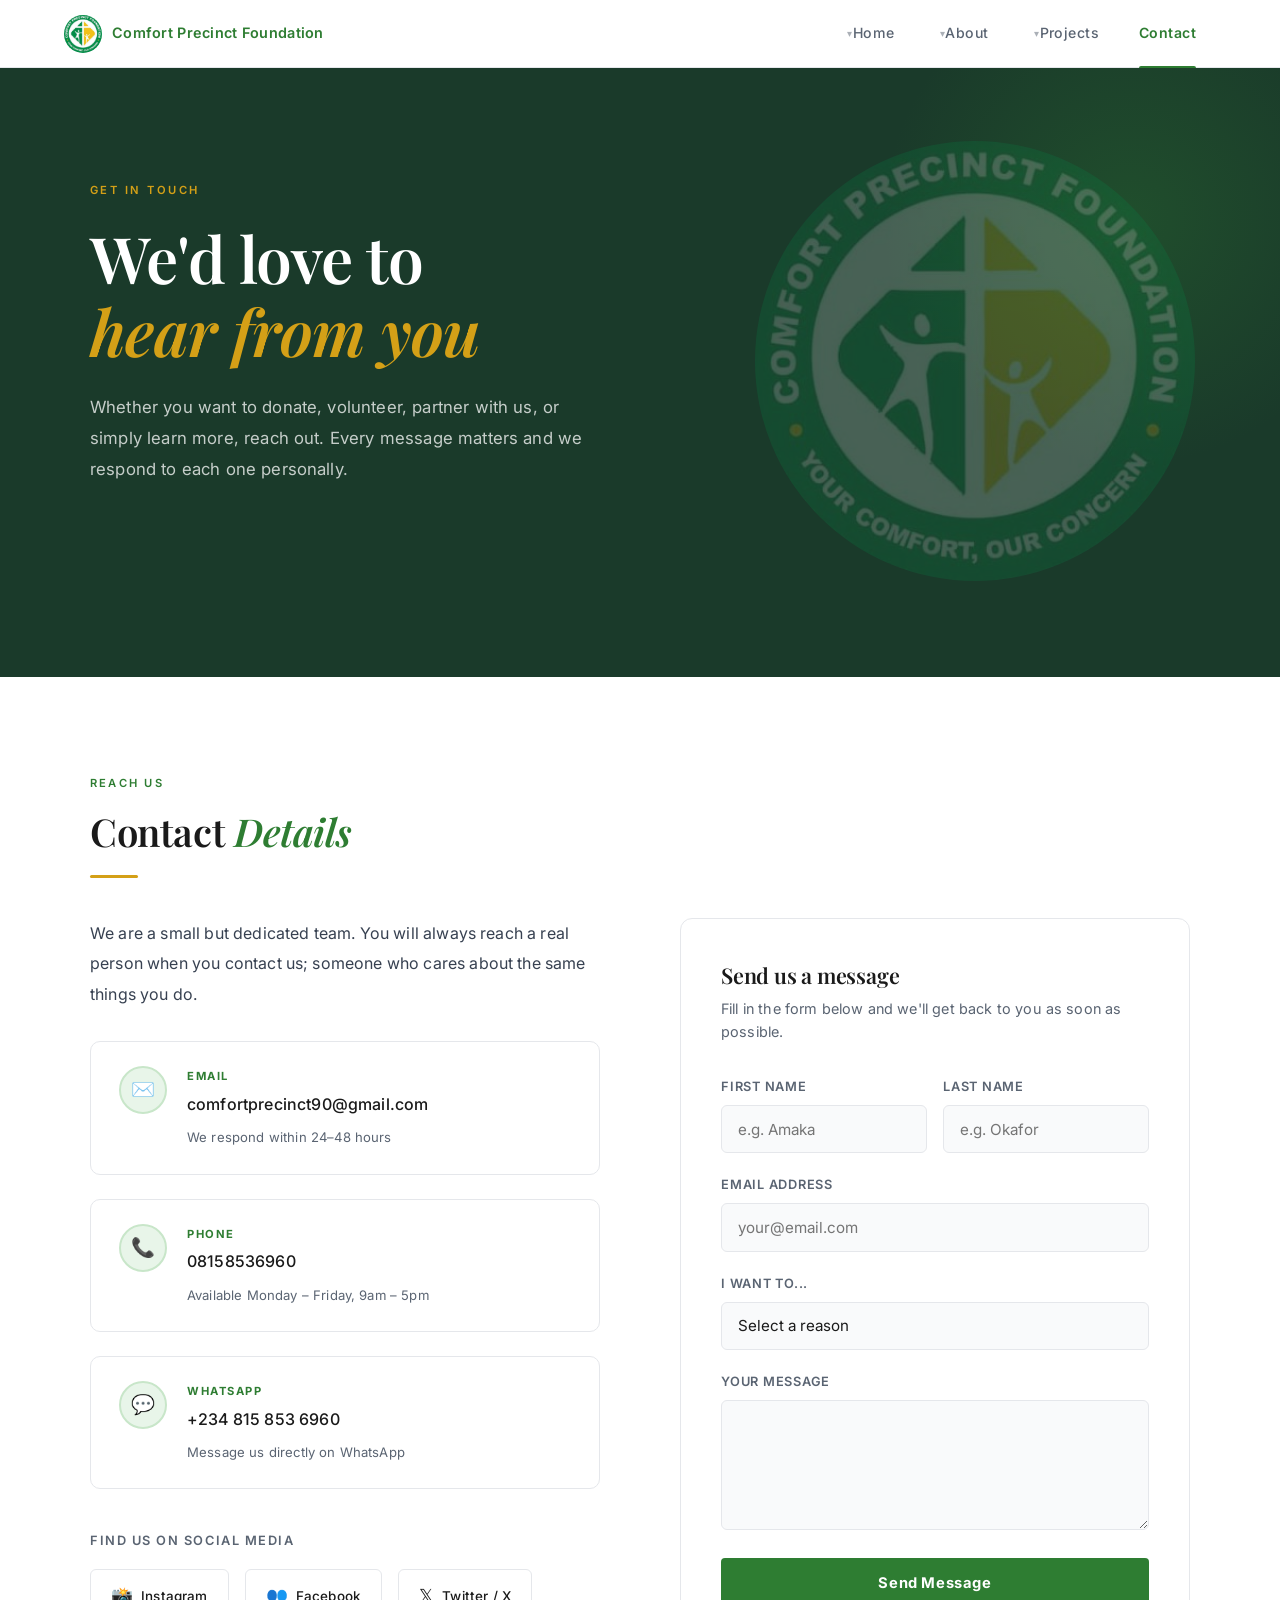
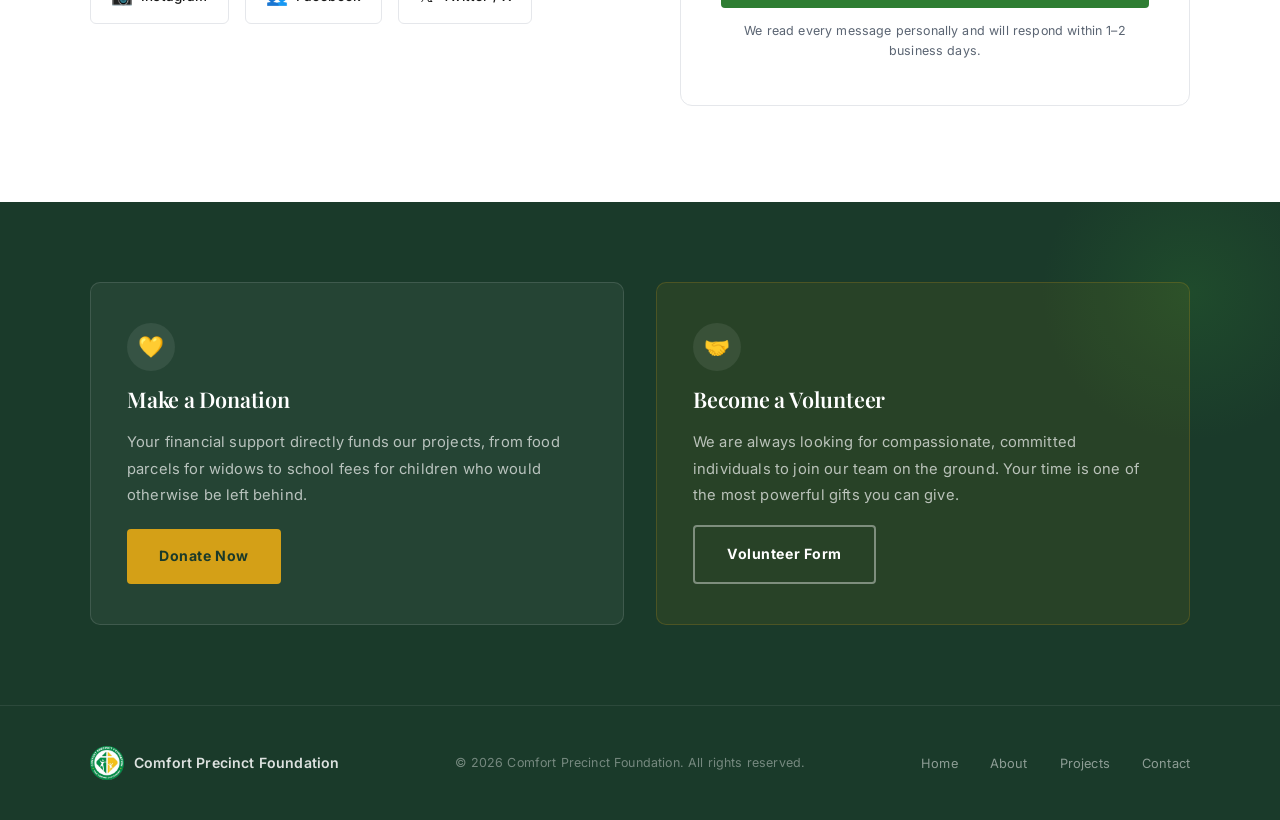
<file: contact.html>
<!DOCTYPE html>
<html lang="en">
<head>
  <meta charset="UTF-8" />
  <meta name="viewport" content="width=device-width, initial-scale=1.0" />
  <title>Contact — Comfort Precinct Foundation</title>

  <link href="https://fonts.googleapis.com/css2?family=Inter:wght@300;400;500;600&family=Playfair+Display:wght@400;600&display=swap" rel="stylesheet" />

  <style>

    /* ── RESET ── */
    *, *::before, *::after {
      box-sizing: border-box;
      margin: 0;
      padding: 0;
    }

    /* ── CSS VARIABLES ── */
    :root {
      --cream: #ffffff;
      --charcoal: #1a1a1a;
      --warm-mid: #1a3a2a;
      --terracotta: #2e7d32;
      --terracotta-dark: #1b5e20;
      --muted: #5a6472;
      --border: #e5e7eb;
      --accent-yellow: #d4a017;
      --bg-soft: #f4f7f4;
      --green-light: #e8f5e9;
      --green-border: #c8e6c9;
      --font-body: 'Inter', sans-serif;
      --font-heading: 'Playfair Display', serif;
    }

    html { scroll-behavior: smooth; }

    body {
      font-family: var(--font-body);
      font-size: 16px;
      line-height: 1.85;
      letter-spacing: 0.01em;
      background-color: var(--cream);
      color: var(--charcoal);
      -webkit-font-smoothing: antialiased;
    }

    p { font-family: var(--font-body); font-weight: 400; line-height: 1.85; }
    h1, h2, h3, h4 { font-family: var(--font-heading); line-height: 1.2; letter-spacing: -0.01em; }
    a { text-decoration: none; color: inherit; }
    img { display: block; max-width: 100%; }


    /* ════════════════════════════════
       NAVIGATION (shared — identical to projects.html)
    ════════════════════════════════ */

    .nav {
      position: sticky;
      top: 0;
      z-index: 100;
      background-color: #ffffff;
      border-bottom: 1px solid var(--border);
      padding: 0 4rem;
      height: 68px;
      display: flex;
      align-items: center;
      justify-content: space-between;
    }

    .nav__brand { display: flex; align-items: center; gap: 10px; text-decoration: none; }
    .nav__logo { width: 38px; height: 38px; border-radius: 50%; object-fit: contain; }
    .nav__brand-name { font-family: var(--font-body); font-weight: 600; font-size: 0.9rem; color: var(--terracotta); letter-spacing: 0.02em; }
    .nav__links { display: flex; align-items: center; gap: 0; list-style: none; }
    .nav__item { position: relative; }

    .nav__item > a {
      font-family: var(--font-body);
      font-size: 0.88rem;
      font-weight: 500;
      color: var(--muted);
      letter-spacing: 0.03em;
      text-decoration: none;
      transition: color 0.2s ease;
      position: relative;
      padding: 0 1.25rem;
      height: 68px;
      display: flex;
      align-items: center;
    }

    .nav__item > a:hover { color: var(--terracotta); }
    .nav__item > a.active { color: var(--terracotta); font-weight: 600; }

    .nav__item > a.active::after {
      content: '';
      position: absolute;
      bottom: 0;
      left: 1.25rem; right: 1.25rem;
      height: 2px;
      background-color: var(--terracotta);
      border-radius: 2px 2px 0 0;
    }

    .nav__item--dropdown > a::before { content: '▾'; font-size: 0.65rem; margin-left: 0.35rem; opacity: 0.5; display: inline-block; }

    .nav__dropdown {
      position: absolute;
      top: 100%; left: 0;
      min-width: 220px;
      background: #ffffff;
      border: 1px solid var(--border);
      border-top: 2px solid var(--terracotta);
      border-radius: 0 0 8px 8px;
      box-shadow: 0 8px 24px rgba(0,0,0,0.08);
      padding: 0.5rem 0;
      opacity: 0;
      visibility: hidden;
      transform: translateY(6px);
      transition: opacity 0.2s ease, transform 0.2s ease, visibility 0.2s;
      pointer-events: none;
    }

    .nav__item--dropdown:hover .nav__dropdown { opacity: 1; visibility: visible; transform: translateY(0); pointer-events: all; }

    .nav__dropdown a {
      display: block;
      padding: 0.65rem 1.25rem;
      font-family: var(--font-body);
      font-size: 0.84rem;
      font-weight: 400;
      color: #4b5563;
      text-decoration: none;
      transition: background 0.15s ease, color 0.15s ease;
      border-left: 3px solid transparent;
    }

    .nav__dropdown a:hover { background: #f4f7f4; color: var(--terracotta); border-left-color: var(--terracotta); }

    .nav__toggle { display: none; background: none; border: none; cursor: pointer; flex-direction: column; gap: 5px; padding: 4px; }
    .nav__toggle span { display: block; width: 24px; height: 2px; background-color: var(--charcoal); border-radius: 2px; transition: all 0.3s ease; }

    @media (max-width: 768px) {
      .nav { padding: 0 1.5rem; }
      .nav__toggle { display: flex; }
      .nav__links {
        display: none;
        position: absolute;
        top: 68px; left: 0; right: 0;
        background: #ffffff;
        flex-direction: column;
        align-items: stretch;
        gap: 0;
        border-bottom: 1px solid var(--border);
        padding: 0;
        box-shadow: 0 4px 12px rgba(0,0,0,0.06);
      }
      .nav__links.open { display: flex; }
      .nav__item > a { height: auto; padding: 0.9rem 1.5rem; display: block; border-bottom: 1px solid #f3f4f6; }
      .nav__item > a.active::after { display: none; }
      .nav__item--dropdown > a::before { display: none; }
      .nav__dropdown { position: static; opacity: 1; visibility: visible; transform: none; box-shadow: none; border: none; border-radius: 0; background: #f9fafb; padding: 0; pointer-events: all; display: none; }
      .nav__item--dropdown.open .nav__dropdown { display: block; }
      .nav__dropdown a { padding: 0.7rem 2rem; font-size: 0.82rem; border-bottom: 1px solid #f0f0f0; border-left: none; }
    }


    /* ════════════════════════════════
       SHARED SECTION STYLES
    ════════════════════════════════ */

    .section { padding: 6rem 4rem; }
    .section--alt { background-color: var(--bg-soft); }
    .section--dark { background-color: var(--warm-mid); }

    .section__inner { max-width: 1100px; margin: 0 auto; }

    .eyebrow {
      font-family: var(--font-body);
      font-weight: 600;
      font-size: 0.7rem;
      letter-spacing: 0.2em;
      text-transform: uppercase;
      color: var(--terracotta);
      margin-bottom: 0.85rem;
      display: block;
    }

    .section--dark .eyebrow { color: var(--accent-yellow); }

    .section__heading {
      font-family: var(--font-heading);
      font-weight: 600;
      font-size: clamp(1.8rem, 3vw, 2.5rem);
      line-height: 1.25;
      color: var(--charcoal);
      margin-bottom: 1.25rem;
    }

    .section--dark .section__heading { color: #ffffff; }

    .section__heading em { font-style: italic; color: var(--terracotta); }
    .section--dark .section__heading em { color: var(--accent-yellow); }

    .section__divider { width: 48px; height: 3px; background: var(--accent-yellow); border-radius: 2px; margin-bottom: 2.5rem; }

    .section__body { font-size: 1rem; line-height: 1.9; color: #374151; max-width: 680px; }
    .section--dark .section__body { color: rgba(255,255,255,0.75); }

    @media (max-width: 768px) { .section { padding: 4rem 1.5rem; } }


    /* ════════════════════════════════
       PAGE HERO
    ════════════════════════════════ */

    .page-hero {
      background-color: var(--warm-mid);
      padding: 7rem 4rem 6rem;
      position: relative;
      overflow: hidden;
    }

    .page-hero::before {
      content: '';
      position: absolute;
      top: -100px; right: -100px;
      width: 500px; height: 500px;
      border-radius: 50%;
      background: radial-gradient(circle, rgba(46,125,50,0.3) 0%, transparent 70%);
      pointer-events: none;
    }

    .page-hero__inner { max-width: 1100px; margin: 0 auto; position: relative; z-index: 1; }

    .page-hero__label {
      font-family: var(--font-body);
      font-weight: 600;
      font-size: 0.7rem;
      letter-spacing: 0.22em;
      text-transform: uppercase;
      color: var(--accent-yellow);
      margin-bottom: 1.25rem;
      display: block;
    }

    .page-hero__heading {
      font-family: var(--font-heading);
      font-weight: 600;
      font-size: clamp(2.4rem, 5vw, 4rem);
      line-height: 1.15;
      color: #ffffff;
      margin-bottom: 1.5rem;
      max-width: 640px;
    }

    .page-hero__heading em { font-style: italic; color: var(--accent-yellow); }

    .page-hero__subtext {
      font-size: 1.05rem;
      font-weight: 400;
      line-height: 1.85;
      color: rgba(255,255,255,0.75);
      max-width: 520px;
    }

    @media (max-width: 768px) { .page-hero { padding: 5rem 1.5rem 4rem; } }


    /* ════════════════════════════════
       CONTACT DETAILS
    ════════════════════════════════ */

    .contact-layout {
      display: grid;
      grid-template-columns: 1fr 1fr;
      gap: 5rem;
      align-items: start;
    }

    /* ── Left: contact details ── */

    .contact-details {
      display: flex;
      flex-direction: column;
      gap: 1.5rem;
    }

    .contact-item {
      display: flex;
      align-items: flex-start;
      gap: 1.25rem;
      padding: 1.5rem 1.75rem;
      background: #ffffff;
      border: 1px solid var(--border);
      border-radius: 10px;
      transition: border-color 0.22s ease, box-shadow 0.22s ease;
    }

    .contact-item:hover {
      border-color: var(--green-border);
      box-shadow: 0 4px 16px rgba(46,125,50,0.07);
    }

    .contact-item__icon {
      width: 48px;
      height: 48px;
      border-radius: 50%;
      background: var(--green-light);
      border: 2px solid var(--green-border);
      display: flex;
      align-items: center;
      justify-content: center;
      font-size: 1.2rem;
      flex-shrink: 0;
    }

    .contact-item__body {
      display: flex;
      flex-direction: column;
      gap: 0.2rem;
    }

    .contact-item__label {
      font-family: var(--font-body);
      font-size: 0.7rem;
      font-weight: 700;
      letter-spacing: 0.14em;
      text-transform: uppercase;
      color: var(--terracotta);
    }

    .contact-item__value {
      font-family: var(--font-body);
      font-size: 1rem;
      font-weight: 500;
      color: var(--charcoal);
      transition: color 0.2s ease;
    }

    .contact-item__value:hover { color: var(--terracotta); }

    .contact-item__note {
      font-size: 0.82rem;
      color: var(--muted);
      margin-top: 0.15rem;
    }

    /* Social links row */
    .contact-social {
      display: flex;
      gap: 1rem;
      flex-wrap: wrap;
      margin-top: 0.5rem;
    }

    .social-btn {
      display: flex;
      align-items: center;
      gap: 0.5rem;
      padding: 0.65rem 1.25rem;
      border-radius: 6px;
      border: 1.5px solid var(--border);
      background: #ffffff;
      font-family: var(--font-body);
      font-size: 0.84rem;
      font-weight: 500;
      color: var(--charcoal);
      text-decoration: none;
      transition: border-color 0.2s ease, background 0.2s ease, color 0.2s ease, transform 0.18s ease;
    }

    .social-btn:hover {
      border-color: var(--terracotta);
      background: var(--green-light);
      color: var(--terracotta);
      transform: translateY(-2px);
    }

    .social-btn__icon { font-size: 1.1rem; }

    /* ── Right: contact form ── */

    .contact-form {
      background: #ffffff;
      border: 1px solid var(--border);
      border-radius: 12px;
      padding: 2.75rem 2.5rem;
    }

    .contact-form__title {
      font-family: var(--font-heading);
      font-weight: 600;
      font-size: 1.35rem;
      color: var(--charcoal);
      margin-bottom: 0.5rem;
    }

    .contact-form__subtitle {
      font-size: 0.9rem;
      color: var(--muted);
      margin-bottom: 2rem;
      line-height: 1.6;
    }

    .form-group {
      display: flex;
      flex-direction: column;
      gap: 0.4rem;
      margin-bottom: 1.25rem;
    }

    .form-group label {
      font-family: var(--font-body);
      font-size: 0.8rem;
      font-weight: 600;
      letter-spacing: 0.06em;
      text-transform: uppercase;
      color: var(--muted);
    }

    .form-group input,
    .form-group select,
    .form-group textarea {
      font-family: var(--font-body);
      font-size: 0.95rem;
      font-weight: 400;
      color: var(--charcoal);
      background: #f9fafb;
      border: 1.5px solid var(--border);
      border-radius: 6px;
      padding: 0.85rem 1rem;
      outline: none;
      transition: border-color 0.2s ease, background 0.2s ease;
      width: 100%;
      -webkit-appearance: none;
    }

    .form-group input:focus,
    .form-group select:focus,
    .form-group textarea:focus {
      border-color: var(--terracotta);
      background: #ffffff;
    }

    .form-group textarea {
      resize: vertical;
      min-height: 130px;
      line-height: 1.7;
    }

    /* Two-column row for name + email */
    .form-row {
      display: grid;
      grid-template-columns: 1fr 1fr;
      gap: 1rem;
    }

    .form-submit {
      display: inline-block;
      font-family: var(--font-body);
      font-weight: 700;
      font-size: 0.92rem;
      letter-spacing: 0.04em;
      padding: 1rem 2.5rem;
      border-radius: 4px;
      border: none;
      cursor: pointer;
      background: var(--terracotta);
      color: #ffffff;
      width: 100%;
      margin-top: 0.5rem;
      transition: background 0.22s ease, transform 0.18s ease;
    }

    .form-submit:hover {
      background: var(--terracotta-dark);
      transform: translateY(-1px);
    }

    .form-note {
      font-size: 0.78rem;
      color: var(--muted);
      text-align: center;
      margin-top: 0.85rem;
      line-height: 1.6;
    }

    @media (max-width: 900px) {
      .contact-layout { grid-template-columns: 1fr; gap: 3rem; }
    }

    @media (max-width: 560px) {
      .form-row { grid-template-columns: 1fr; }
      .contact-form { padding: 2rem 1.5rem; }
    }


    /* ════════════════════════════════
       ACTION STRIP
    ════════════════════════════════ */

    .action-strip {
      background: var(--warm-mid);
      padding: 5rem 4rem;
      position: relative;
      overflow: hidden;
    }

    .action-strip::before {
      content: '';
      position: absolute;
      top: -60px; right: -60px;
      width: 300px; height: 300px;
      border-radius: 50%;
      background: radial-gradient(circle, rgba(46,125,50,0.25) 0%, transparent 70%);
      pointer-events: none;
    }

    .action-strip__inner {
      max-width: 1100px;
      margin: 0 auto;
      display: grid;
      grid-template-columns: 1fr 1fr;
      gap: 2rem;
      position: relative;
      z-index: 1;
    }

    .action-block {
      padding: 2.5rem 2.25rem;
      border-radius: 10px;
      display: flex;
      flex-direction: column;
      gap: 1rem;
    }

    .action-block--donate {
      background: rgba(255,255,255,0.05);
      border: 1px solid rgba(255,255,255,0.12);
    }

    .action-block--volunteer {
      background: rgba(212,160,23,0.08);
      border: 1px solid rgba(212,160,23,0.2);
    }

    .action-block__icon {
      width: 48px;
      height: 48px;
      border-radius: 50%;
      display: flex;
      align-items: center;
      justify-content: center;
      font-size: 1.3rem;
      background: rgba(255,255,255,0.08);
    }

    .action-block__title {
      font-family: var(--font-heading);
      font-weight: 600;
      font-size: 1.35rem;
      color: #ffffff;
    }

    .action-block__text {
      font-size: 0.92rem;
      line-height: 1.8;
      color: rgba(255,255,255,0.68);
      flex-grow: 1;
    }

    .action-block__btn {
      display: inline-block;
      font-family: var(--font-body);
      font-weight: 700;
      font-size: 0.88rem;
      letter-spacing: 0.04em;
      padding: 0.9rem 2rem;
      border-radius: 4px;
      text-decoration: none;
      align-self: flex-start;
      transition: transform 0.18s ease, opacity 0.18s ease;
    }

    .action-block__btn:hover { transform: translateY(-2px); opacity: 0.9; }

    .action-block__btn--yellow {
      background: var(--accent-yellow);
      color: #1a3a2a;
    }

    .action-block__btn--outline {
      background: transparent;
      color: #ffffff;
      border: 2px solid rgba(255,255,255,0.4);
    }

    .action-block__btn--outline:hover {
      border-color: #ffffff;
    }

    @media (max-width: 768px) {
      .action-strip { padding: 4rem 1.5rem; }
      .action-strip__inner { grid-template-columns: 1fr; }
    }


    /*FOOTER */

    .footer {
      background-color: var(--warm-mid);
      padding: 2.5rem 4rem;
      border-top: 1px solid rgba(255,255,255,0.08);
    }

    .footer__inner {
      max-width: 1100px;
      margin: 0 auto;
      display: flex;
      align-items: center;
      justify-content: space-between;
      flex-wrap: wrap;
      gap: 1.5rem;
    }

    .footer__brand { display: flex; align-items: center; gap: 10px; }
    .footer__logo { width: 34px; height: 34px; border-radius: 50%; object-fit: contain; }
    .footer__name { font-weight: 600; font-size: 0.88rem; color: rgba(255,255,255,0.85); }
    .footer__copy { font-size: 0.78rem; color: rgba(255,255,255,0.4); }
    .footer__links { display: flex; gap: 2rem; list-style: none; }
    .footer__links a { font-size: 0.8rem; color: rgba(255,255,255,0.5); transition: color 0.2s ease; }
    .footer__links a:hover { color: rgba(255,255,255,0.9); }

    @media (max-width: 600px) {
      .footer { padding: 2rem 1.5rem; }
      .footer__inner { flex-direction: column; align-items: flex-start; }
    }

  </style>
</head>
<body>

  <!-- ════════════════════════════════
       NAVIGATION
  ════════════════════════════════ -->
  <nav class="nav" role="navigation" aria-label="Main navigation">

    <a href="index.html" class="nav__brand">
      <img src="images/WhatsApp Image 2026-04-01 at 20.40.00 (1).jpeg" alt="Logo" class="nav__logo" />
      <span class="nav__brand-name">Comfort Precinct Foundation</span>
    </a>

    <button class="nav__toggle" id="navToggle" aria-label="Toggle menu">
      <span></span><span></span><span></span>
    </button>

    <ul class="nav__links" id="navLinks">

      <li class="nav__item nav__item--dropdown">
        <a href="index.html">Home</a>
        <div class="nav__dropdown">
          <a href="index.html#about">About (Overview)</a>
          <a href="index.html#projects">Projects</a>
          <a href="index.html#donate">Donate / Volunteer</a>
        </div>
      </li>

      <li class="nav__item nav__item--dropdown">
        <a href="about.html">About</a>
        <div class="nav__dropdown">
          <a href="about.html#overview">Overview</a>
          <a href="about.html#history">History</a>
          <a href="about.html#board">Board of Trustees</a>
          <a href="about.html#constitution">Constitution</a>
          <a href="about.html#programmes">Programme Areas</a>
        </div>
      </li>

      <li class="nav__item nav__item--dropdown">
        <a href="projects.html">Projects</a>
        <div class="nav__dropdown">
          <a href="projects.html#current">Current Projects</a>
          <a href="projects.html#previous">Previous Projects</a>
           <a href="projects.html#gallery">Gallery</a>
        </div>
      </li>

      <li class="nav__item">
        <a href="contact.html" class="active">Contact</a>
      </li>

    </ul>
  </nav>


  <!-- ════════════════════════════════
       PAGE HERO
  ════════════════════════════════ -->
  <header class="page-hero">
    <div class="page-hero__inner">
      <span class="page-hero__label">Get in Touch</span>
      
      <img src="images/big-logo-bg.jpeg" alt="Logo" class="page-hero__logo" style="width: 40%; height: 40%; border-radius: 50%; object-fit: cover; float:right; margin-top: -80px; margin-right: -5px; opacity: 0.2;" />
      <h1 class="page-hero__heading">
        We'd love to<br>
        <em>hear from you</em>
      </h1>
      <p class="page-hero__subtext">
        Whether you want to donate, volunteer, partner with us, or simply
        learn more, reach out. Every message matters and we respond to each one personally.
      </p>
    </div>
  </header>


  <!-- ════════════════════════════════
       SECTION 1: CONTACT DETAILS + FORM
  ════════════════════════════════ -->
  <section class="section" id="details" aria-labelledby="details-heading">
    <div class="section__inner">

      <span class="eyebrow">Reach Us</span>
      <h2 class="section__heading" id="details-heading">
        Contact <em>Details</em>
      </h2>
      <div class="section__divider"></div>

      <div class="contact-layout">

        <!-- LEFT: Contact info -->
        <div>
          <p class="section__body" style="margin-bottom: 2rem;">
            We are a small but dedicated team. You will always reach a real person
            when you contact us; someone who cares about the same things you do.
          </p>

          <div class="contact-details">

            <!-- Email -->
            <div class="contact-item">
              <div class="contact-item__icon">✉️</div>
              <div class="contact-item__body">
                <span class="contact-item__label">Email</span>
                <a href="mailto:folashadeyewande@gmail.com" class="contact-item__value">
                  comfortprecinct90@gmail.com
                </a>
                <span class="contact-item__note">We respond within 24–48 hours</span>
              </div>
            </div>

            <!-- Phone -->
            <div class="contact-item">
              <div class="contact-item__icon">📞</div>
              <div class="contact-item__body">
                <span class="contact-item__label">Phone</span>
                <a href="tel:+2348158536960" class="contact-item__value">
                  08158536960
                </a>
                <span class="contact-item__note">Available Monday – Friday, 9am – 5pm</span>
              </div>
            </div>

            <!-- WhatsApp -->
            <div class="contact-item">
              <div class="contact-item__icon">💬</div>
              <div class="contact-item__body">
                <span class="contact-item__label">WhatsApp</span>
                <a href="https://wa.me/2348158536960" class="contact-item__value" target="_blank" rel="noopener">
                  +234 815 853 6960
                </a>
                <span class="contact-item__note">Message us directly on WhatsApp</span>
              </div>
            </div>

          </div>

          <!-- Social media -->
          <div style="margin-top: 2.5rem;">
            <p style="font-size: 0.8rem; font-weight: 600; letter-spacing: 0.12em; text-transform: uppercase; color: var(--muted); margin-bottom: 1rem;">
              Find us on social media
            </p>
            <div class="contact-social">

              <a href= "https://www.instagram.com/comfortprecinct90/?hl=en" class="social-btn" aria-label="Instagram">
                <span class="social-btn__icon">📸</span>
                Instagram
              </a>

              <a href="#" class="social-btn" aria-label="Facebook">
                <span class="social-btn__icon">👥</span>
                Facebook
              </a>

              <a href= "https://x.com/CPrecinct26535" class="social-btn" aria-label="Twitter / X">
                <span class="social-btn__icon">𝕏</span>
                Twitter / X
              </a>

            </div>
          </div>
        </div>

        <!-- RIGHT: Contact form -->
        <div class="contact-form" id="form">

          <h3 class="contact-form__title">Send us a message</h3>
          <p class="contact-form__subtitle">
            Fill in the form below and we'll get back to you as soon as possible.
          </p>

          <!--
            NOTE: This is a frontend-only form.
            To make it functional, connect it to a service like
            Formspree (formspree.io) by setting action="https://formspree.io/f/YOUR_ID"
            and method="POST" on the form element.
          -->
           <form id="contactForm" action="https://formspree.io/f/xlgajglg" method="POST" novalidate>

  <input type="hidden" name="_subject" value="New message from CPF website" />

  <div class="form-row">
    <div class="form-group">
      <label for="firstName">First Name</label>
      <input type="text" id="firstName" name="firstName" placeholder="e.g. Amaka" required />
    </div>
    <div class="form-group">
      <label for="lastName">Last Name</label>
      <input type="text" id="lastName" name="lastName" placeholder="e.g. Okafor" required />
    </div>
  </div>

  <div class="form-group">
    <label for="email">Email Address</label>
    <input type="email" id="email" name="email" placeholder="your@email.com" required />
  </div>

  <div class="form-group">
    <label for="subject">I want to...</label>
    <select id="subject" name="subject">
      <option value="" disabled selected>Select a reason</option>
      <option value="donate">Make a donation</option>
      <option value="volunteer">Volunteer with you</option>
      <option value="partner">Explore a partnership</option>
      <option value="media">Media / Press enquiry</option>
      <option value="general">General enquiry</option>
    </select>
  </div>

  <div class="form-group">
    <label for="message">Your Message</label>
    <textarea id="message" name="message" required></textarea>
  </div>

<button type="submit" class="form-submit">Send Message</button>

  <p class="form-note">
    We read every message personally and will respond within 1–2 business days.
  </p>

</form>
          <!-- Success message — shown by JS after submission -->
          <div id="formSuccess" style="display: none; text-align: center; padding: 2rem 0;">
            <div style="font-size: 2.5rem; margin-bottom: 1rem;">✅</div>
            <h3 style="font-family: var(--font-heading); font-size: 1.2rem; color: var(--charcoal); margin-bottom: 0.5rem;">Message received!</h3>
            <p style="font-size: 0.92rem; color: var(--muted);">Thank you for reaching out. We'll get back to you within 1–2 business days.</p>
          </div>

        </div>

      </div>
    </div>
  </section>


  <!-- ════════════════════════════════
       ACTION STRIP: DONATE + VOLUNTEER
  ════════════════════════════════ -->
  <div class="action-strip" id="act" aria-label="Take action">
    <div class="action-strip__inner">

      <!-- Donate -->
      <div class="action-block action-block--donate">
        <div class="action-block__icon">💛</div>
        <h3 class="action-block__title">Make a Donation</h3>
        <p class="action-block__text">
          Your financial support directly funds our projects,
          from food parcels for widows to school fees for children
          who would otherwise be left behind.
        </p>
        <a href="donate.html" class="action-block__btn action-block__btn--yellow" target="_blank" rel="noopener">
          Donate Now
        </a>
      </div>

      <!-- Volunteer -->
      <div class="action-block action-block--volunteer">
        <div class="action-block__icon">🤝</div>
        <h3 class="action-block__title">Become a Volunteer</h3>
        <p class="action-block__text">
          We are always looking for compassionate, committed individuals
          to join our team on the ground. Your time is one of the most
          powerful gifts you can give.
        </p>
        <a href="https://docs.google.com/forms/d/e/1FAIpQLScC0jeMXhcGCuDGvqhB6yumILysWPJ8fpvIY9W8cEHIuHaJWw/viewform?usp=publish-editor" class="action-block__btn action-block__btn--outline" target="_blank" rel="noopener">
          Volunteer Form
        </a>
      </div>

    </div>
  </div>


  <!-- ════════════════════════════════
       FOOTER
  ════════════════════════════════ -->
  <footer class="footer">
    <div class="footer__inner">
      <div class="footer__brand">
        <img src="images/WhatsApp Image 2026-04-01 at 20.40.00 (1).jpeg" alt="Logo" class="footer__logo" />
        <span class="footer__name">Comfort Precinct Foundation</span>
      </div>
      <p class="footer__copy">&copy; 2026 Comfort Precinct Foundation. All rights reserved.</p>
      <ul class="footer__links">
        <li><a href="index.html">Home</a></li>
        <li><a href="about.html">About</a></li>
        <li><a href="projects.html">Projects</a></li>
        <li><a href="contact.html">Contact</a></li>
      </ul>
    </div>
  </footer>


  <script>

    // ── NAVIGATION ──
    const navToggle = document.getElementById('navToggle');
    const navLinks  = document.getElementById('navLinks');

    navToggle.addEventListener('click', () => {
      navLinks.classList.toggle('open');
    });

    document.querySelectorAll('.nav__item--dropdown > a').forEach(link => {
      link.addEventListener('click', (e) => {
        if (window.innerWidth <= 768) {
          e.preventDefault();
          link.parentElement.classList.toggle('open');
        }
      });
    });

    document.querySelectorAll('.nav__dropdown a, .nav__item:not(.nav__item--dropdown) > a').forEach(link => {
      link.addEventListener('click', () => {
        navLinks.classList.remove('open');
        document.querySelectorAll('.nav__item--dropdown').forEach(i => i.classList.remove('open'));
      });
    });
    // ── CONTACT FORM ──
// Submits to Formspree which emails the message to the organisation.
// The organisation will receive an email for every submission.

const form        = document.getElementById('contactForm');
const formSuccess = document.getElementById('formSuccess');

form.addEventListener('submit', async (e) => {
  e.preventDefault();

  // Basic validation — highlight empty required fields
  const required = form.querySelectorAll('[required]');
  let valid = true;

  required.forEach(field => {
    if (!field.value.trim()) {
      valid = false;
      field.style.borderColor = '#ef4444';
      field.addEventListener('input', () => {
        field.style.borderColor = '';
      }, { once: true });
    }
  });

  if (!valid) return;

  // Show a sending state on the button
  const btn = form.querySelector('.form-submit');
  const originalText = btn.textContent;
  btn.textContent = 'Sending...';
  btn.disabled = true;
  btn.style.opacity = '0.7';

  try {
    // Send the form data to Formspree
    const response = await fetch(form.action, {
      method: 'POST',
      body: new FormData(form),
      headers: { 'Accept': 'application/json' }
    });

    if (response.ok) {
      // Success — hide form, show thank you message
      form.style.display = 'none';
      formSuccess.style.display = 'block';
    } else {
      // Formspree returned an error
      btn.textContent = 'Something went wrong. Try again.';
      btn.disabled = false;
      btn.style.opacity = '1';
      btn.style.background = '#dc2626';
    }

  } catch (error) {
    // Network error
    btn.textContent = 'Could not send. Check your connection.';
    btn.disabled = false;
    btn.style.opacity = '1';
    btn.style.background = '#dc2626';
  }
});

  </script>

</body>
</html>
</file>
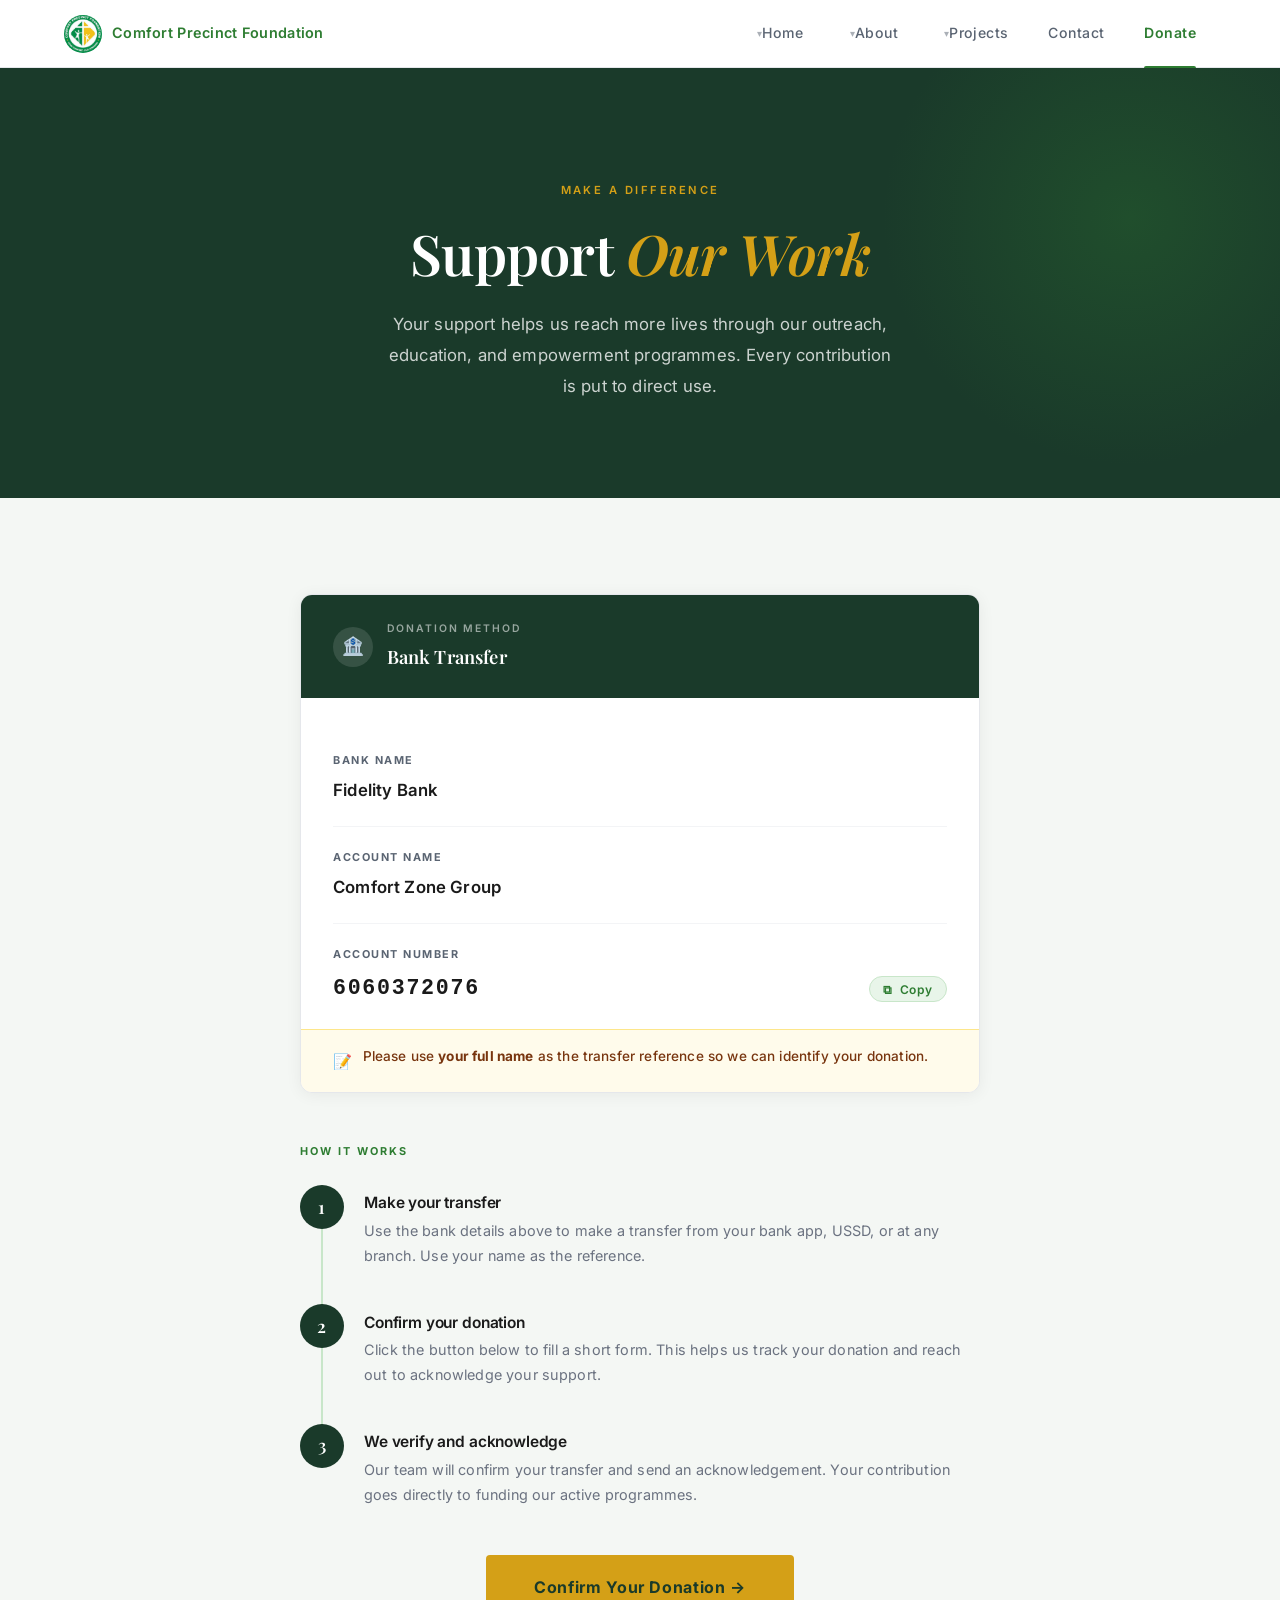
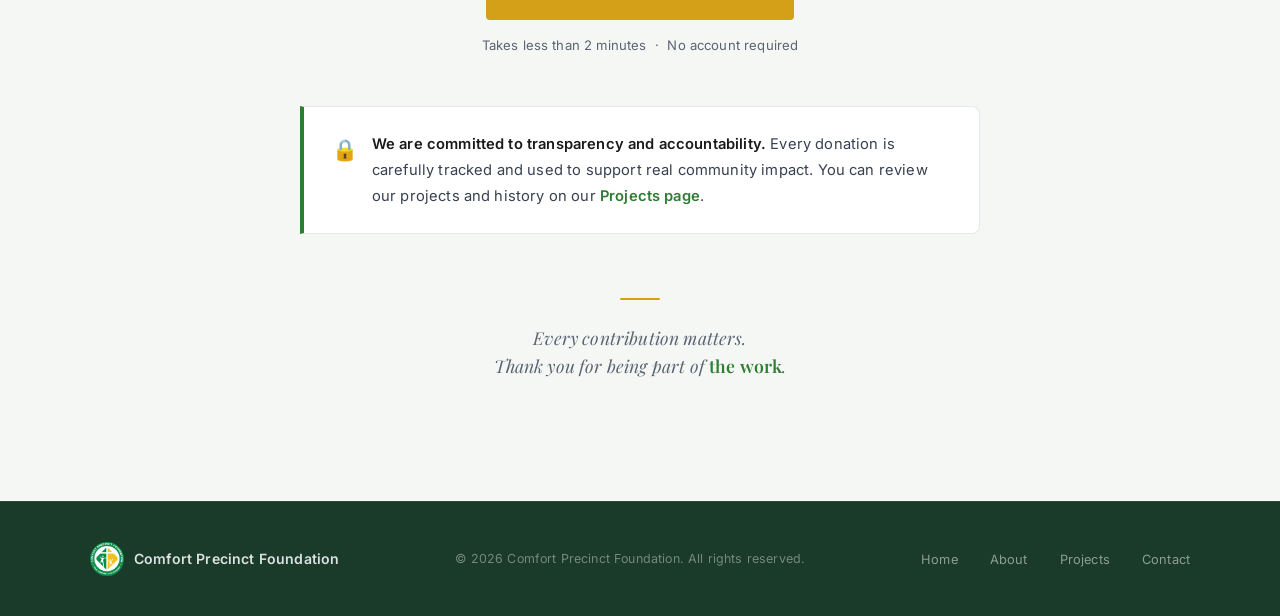
<file: donate.html>
<!DOCTYPE html>
<html lang="en">
<head>
  <meta charset="UTF-8" />
  <meta name="viewport" content="width=device-width, initial-scale=1.0" />
  <title>Donate — Comfort Precinct Foundation</title>

  <link href="https://fonts.googleapis.com/css2?family=Inter:wght@300;400;500;600&family=Playfair+Display:wght@400;600&display=swap" rel="stylesheet" />

  <style>

    *, *::before, *::after {
      box-sizing: border-box;
      margin: 0;
      padding: 0;
    }

    :root {
      --cream: #ffffff;
      --charcoal: #1a1a1a;
      --warm-mid: #1a3a2a;
      --terracotta: #2e7d32;
      --terracotta-dark: #1b5e20;
      --muted: #5a6472;
      --border: #e5e7eb;
      --accent-yellow: #d4a017;
      --bg-soft: #f4f7f4;
      --green-light: #e8f5e9;
      --green-border: #c8e6c9;
      --font-body: 'Inter', sans-serif;
      --font-heading: 'Playfair Display', serif;
    }

    html { scroll-behavior: smooth; }

    body {
      font-family: var(--font-body);
      font-size: 16px;
      line-height: 1.85;
      letter-spacing: 0.01em;
      background-color: var(--cream);
      color: var(--charcoal);
      -webkit-font-smoothing: antialiased;
    }

    p { font-family: var(--font-body); font-weight: 400; line-height: 1.85; }
    h1, h2, h3, h4 { font-family: var(--font-heading); line-height: 1.2; letter-spacing: -0.01em; }
    a { text-decoration: none; color: inherit; }
    img { display: block; max-width: 100%; }


    /* ════════════════════════════════
       NAVIGATION
    ════════════════════════════════ */

    .nav {
      position: sticky;
      top: 0;
      z-index: 100;
      background-color: #ffffff;
      border-bottom: 1px solid var(--border);
      padding: 0 4rem;
      height: 68px;
      display: flex;
      align-items: center;
      justify-content: space-between;
    }

    .nav__brand {
      display: flex;
      align-items: center;
      gap: 10px;
      text-decoration: none;
    }

    .nav__logo {
      width: 38px;
      height: 38px;
      border-radius: 50%;
      object-fit: contain;
    }

    .nav__brand-name {
      font-family: var(--font-body);
      font-weight: 600;
      font-size: 0.9rem;
      color: var(--terracotta);
      letter-spacing: 0.02em;
    }

    .nav__links {
      display: flex;
      align-items: center;
      gap: 0;
      list-style: none;
    }

    .nav__item { position: relative; }

    .nav__item > a {
      font-family: var(--font-body);
      font-size: 0.88rem;
      font-weight: 500;
      color: var(--muted);
      letter-spacing: 0.03em;
      text-decoration: none;
      transition: color 0.2s ease;
      position: relative;
      padding: 0 1.25rem;
      height: 68px;
      display: flex;
      align-items: center;
    }

    .nav__item > a:hover { color: var(--terracotta); }

    .nav__item > a.active {
      color: var(--terracotta);
      font-weight: 600;
    }

    .nav__item > a.active::after {
      content: '';
      position: absolute;
      bottom: 0;
      left: 1.25rem;
      right: 1.25rem;
      height: 2px;
      background-color: var(--terracotta);
      border-radius: 2px 2px 0 0;
    }

    .nav__item--dropdown > a::before {
      content: '▾';
      font-size: 0.65rem;
      margin-left: 0.35rem;
      opacity: 0.5;
      display: inline-block;
    }

    .nav__dropdown {
      position: absolute;
      top: 100%;
      left: 0;
      min-width: 220px;
      background: #ffffff;
      border: 1px solid var(--border);
      border-top: 2px solid var(--terracotta);
      border-radius: 0 0 8px 8px;
      box-shadow: 0 8px 24px rgba(0,0,0,0.08);
      padding: 0.5rem 0;
      opacity: 0;
      visibility: hidden;
      transform: translateY(6px);
      transition: opacity 0.2s ease, transform 0.2s ease, visibility 0.2s;
      pointer-events: none;
    }

    .nav__item--dropdown:hover .nav__dropdown {
      opacity: 1;
      visibility: visible;
      transform: translateY(0);
      pointer-events: all;
    }

    .nav__dropdown a {
      display: block;
      padding: 0.65rem 1.25rem;
      font-family: var(--font-body);
      font-size: 0.84rem;
      font-weight: 400;
      color: #4b5563;
      text-decoration: none;
      transition: background 0.15s ease, color 0.15s ease;
      border-left: 3px solid transparent;
    }

    .nav__dropdown a:hover {
      background: #f4f7f4;
      color: var(--terracotta);
      border-left-color: var(--terracotta);
    }

    .nav__toggle {
      display: none;
      background: none;
      border: none;
      cursor: pointer;
      flex-direction: column;
      gap: 5px;
      padding: 4px;
    }

    .nav__toggle span {
      display: block;
      width: 24px;
      height: 2px;
      background-color: var(--charcoal);
      border-radius: 2px;
      transition: all 0.3s ease;
    }

    @media (max-width: 768px) {
      .nav { padding: 0 1.5rem; }
      .nav__toggle { display: flex; }
      .nav__links {
        display: none;
        position: absolute;
        top: 68px;
        left: 0;
        right: 0;
        background: #ffffff;
        flex-direction: column;
        align-items: stretch;
        gap: 0;
        border-bottom: 1px solid var(--border);
        padding: 0;
        box-shadow: 0 4px 12px rgba(0,0,0,0.06);
      }
      .nav__links.open { display: flex; }
      .nav__item > a { height: auto; padding: 0.9rem 1.5rem; display: block; border-bottom: 1px solid #f3f4f6; }
      .nav__item > a.active::after { display: none; }
      .nav__item--dropdown > a::before { display: none; }
      .nav__dropdown {
        position: static;
        opacity: 1;
        visibility: visible;
        transform: none;
        box-shadow: none;
        border: none;
        border-radius: 0;
        background: #f9fafb;
        padding: 0;
        pointer-events: all;
        display: none;
      }
      .nav__item--dropdown.open .nav__dropdown { display: block; }
      .nav__dropdown a { padding: 0.7rem 2rem; font-size: 0.82rem; border-bottom: 1px solid #f0f0f0; border-left: none; }
    }


    /* ════════════════════════════════
       PAGE HERO
    ════════════════════════════════ */

    .page-hero {
      background-color: var(--warm-mid);
      padding: 7rem 4rem 6rem;
      position: relative;
      overflow: hidden;
    }

    .page-hero::before {
      content: '';
      position: absolute;
      top: -100px;
      right: -100px;
      width: 500px;
      height: 500px;
      border-radius: 50%;
      background: radial-gradient(circle, rgba(46,125,50,0.3) 0%, transparent 70%);
      pointer-events: none;
    }

    .page-hero__inner {
      max-width: 700px;
      margin: 0 auto;
      position: relative;
      z-index: 1;
      text-align: center;
    }

    .page-hero__label {
      font-family: var(--font-body);
      font-weight: 600;
      font-size: 0.7rem;
      letter-spacing: 0.22em;
      text-transform: uppercase;
      color: var(--accent-yellow);
      margin-bottom: 1.25rem;
      display: block;
    }

    .page-hero__heading {
      font-family: var(--font-heading);
      font-weight: 600;
      font-size: clamp(2.2rem, 5vw, 3.5rem);
      line-height: 1.15;
      color: #ffffff;
      margin-bottom: 1.5rem;
    }

    .page-hero__heading em {
      font-style: italic;
      color: var(--accent-yellow);
    }

    .page-hero__subtext {
      font-size: 1.05rem;
      font-weight: 400;
      line-height: 1.85;
      color: rgba(255,255,255,0.78);
      max-width: 520px;
      margin: 0 auto;
    }

    @media (max-width: 768px) {
      .page-hero { padding: 5rem 1.5rem 4rem; }
    }


    /* ════════════════════════════════
       MAIN DONATE SECTION
    ════════════════════════════════ */

    .donate-section {
      padding: 6rem 4rem 7rem;
      background-color: var(--bg-soft);
    }

    .donate-section__inner {
      max-width: 680px;
      margin: 0 auto;
      display: flex;
      flex-direction: column;
      gap: 3rem;
    }

    @media (max-width: 768px) {
      .donate-section { padding: 4rem 1.5rem 5rem; }
    }


    /* ── BANK DETAILS CARD ── */

    .bank-card {
      background: #ffffff;
      border: 1px solid var(--border);
      border-radius: 12px;
      overflow: hidden;
      box-shadow: 0 2px 16px rgba(0,0,0,0.06);
    }

    .bank-card__header {
      background: var(--warm-mid);
      padding: 1.5rem 2rem;
      display: flex;
      align-items: center;
      gap: 0.85rem;
    }

    .bank-card__header-icon {
      width: 40px;
      height: 40px;
      border-radius: 50%;
      background: rgba(255,255,255,0.12);
      display: flex;
      align-items: center;
      justify-content: center;
      font-size: 1.1rem;
      flex-shrink: 0;
    }

    .bank-card__header-text {
      display: flex;
      flex-direction: column;
      gap: 0.1rem;
    }

    .bank-card__header-label {
      font-size: 0.65rem;
      font-weight: 600;
      letter-spacing: 0.18em;
      text-transform: uppercase;
      color: rgba(255,255,255,0.55);
    }

    .bank-card__header-title {
      font-family: var(--font-heading);
      font-size: 1.15rem;
      font-weight: 600;
      color: #ffffff;
    }

    .bank-card__body {
      padding: 2rem 2rem 0;
    }

    .bank-field {
      padding: 1.25rem 0;
      border-bottom: 1px solid #f3f4f6;
      display: flex;
      flex-direction: column;
      gap: 0.3rem;
    }

    .bank-field:last-of-type {
      border-bottom: none;
    }

    .bank-field__label {
      font-size: 0.68rem;
      font-weight: 700;
      letter-spacing: 0.14em;
      text-transform: uppercase;
      color: var(--muted);
    }

    .bank-field__value {
      font-family: var(--font-body);
      font-size: 1.05rem;
      font-weight: 600;
      color: var(--charcoal);
      letter-spacing: 0.01em;
    }

    /* Account number row — value + copy button side by side */
    .bank-field__row {
      display: flex;
      align-items: center;
      justify-content: space-between;
      gap: 1rem;
    }

    .bank-field__account {
      font-family: 'Courier New', Courier, monospace;
      font-size: 1.35rem;
      font-weight: 700;
      color: var(--charcoal);
      letter-spacing: 0.08em;
    }

    /* Copy button */
    .copy-btn {
      display: inline-flex;
      align-items: center;
      gap: 0.4rem;
      font-family: var(--font-body);
      font-size: 0.75rem;
      font-weight: 600;
      letter-spacing: 0.06em;
      color: var(--terracotta);
      background: var(--green-light);
      border: 1.5px solid var(--green-border);
      border-radius: 20px;
      padding: 0.3rem 0.85rem;
      cursor: pointer;
      transition: background 0.18s ease, color 0.18s ease, border-color 0.18s ease;
      flex-shrink: 0;
      white-space: nowrap;
    }

    .copy-btn:hover {
      background: var(--terracotta);
      color: #ffffff;
      border-color: var(--terracotta);
    }

    .copy-btn.copied {
      background: var(--terracotta);
      color: #ffffff;
      border-color: var(--terracotta);
    }

    .bank-card__note {
      background: #fffbeb;
      border-top: 1px solid #fde68a;
      padding: 1rem 2rem;
      display: flex;
      align-items: flex-start;
      gap: 0.65rem;
    }

    .bank-card__note-icon {
      font-size: 0.95rem;
      margin-top: 0.1rem;
      flex-shrink: 0;
    }

    .bank-card__note-text {
      font-size: 0.85rem;
      font-weight: 500;
      color: #78350f;
      line-height: 1.6;
    }


    /* ── STEPS BLOCK ── */

    .steps-block {
      display: flex;
      flex-direction: column;
      gap: 0;
    }

    .steps-block__heading {
      font-family: var(--font-body);
      font-weight: 700;
      font-size: 0.68rem;
      letter-spacing: 0.18em;
      text-transform: uppercase;
      color: var(--terracotta);
      margin-bottom: 1.5rem;
    }

    .step {
      display: grid;
      grid-template-columns: 44px 1fr;
      gap: 0 1.25rem;
      position: relative;
    }

    /* Connector line between steps */
    .step:not(:last-child)::after {
      content: '';
      position: absolute;
      left: 21px;
      top: 44px;
      bottom: -1px;
      width: 2px;
      background: var(--green-border);
    }

    .step__num-col {
      display: flex;
      flex-direction: column;
      align-items: center;
      padding-top: 0;
    }

    .step__num {
      width: 44px;
      height: 44px;
      border-radius: 50%;
      background: var(--warm-mid);
      color: #ffffff;
      display: flex;
      align-items: center;
      justify-content: center;
      font-family: var(--font-heading);
      font-size: 1.1rem;
      font-weight: 600;
      flex-shrink: 0;
      position: relative;
      z-index: 1;
    }

    .step__content {
      padding-bottom: 2.25rem;
    }

    .step:last-child .step__content {
      padding-bottom: 0;
    }

    .step__title {
      font-family: var(--font-body);
      font-weight: 600;
      font-size: 0.97rem;
      color: var(--charcoal);
      margin-bottom: 0.3rem;
      padding-top: 0.6rem;
    }

    .step__desc {
      font-size: 0.9rem;
      color: #6b7280;
      line-height: 1.75;
    }


    /* ── CONFIRM BUTTON ── */

    .confirm-block {
      text-align: center;
    }

    .confirm-btn {
      display: inline-block;
      font-family: var(--font-body);
      font-weight: 700;
      font-size: 1rem;
      letter-spacing: 0.04em;
      color: #1a3a2a;
      background: var(--accent-yellow);
      border: none;
      border-radius: 4px;
      padding: 1.1rem 3rem;
      cursor: pointer;
      text-decoration: none;
      transition: background 0.2s ease, transform 0.18s ease, box-shadow 0.2s ease;
    }

    .confirm-btn:hover {
      background: #c49010;
      transform: translateY(-2px);
      box-shadow: 0 6px 20px rgba(212,160,23,0.4);
    }

    .confirm-block__note {
      margin-top: 0.85rem;
      font-size: 0.82rem;
      color: var(--muted);
    }


    /* ── TRANSPARENCY LINE ── */

    .trust-block {
      background: #ffffff;
      border: 1px solid var(--border);
      border-left: 4px solid var(--terracotta);
      border-radius: 0 8px 8px 0;
      padding: 1.5rem 1.75rem;
      display: flex;
      align-items: flex-start;
      gap: 0.85rem;
    }

    .trust-block__icon {
      font-size: 1.3rem;
      flex-shrink: 0;
      margin-top: 0.05rem;
    }

    .trust-block__text {
      font-size: 0.92rem;
      line-height: 1.78;
      color: #374151;
    }

    .trust-block__text strong {
      color: var(--charcoal);
      font-weight: 600;
    }


    /* ── THANK YOU / CLOSING ── */

    .closing {
      text-align: center;
      padding-top: 1rem;
      padding-bottom: 0.5rem;
    }

    .closing__line {
      width: 40px;
      height: 2px;
      background: var(--accent-yellow);
      border-radius: 2px;
      margin: 0 auto 1.5rem;
    }

    .closing__text {
      font-family: var(--font-heading);
      font-style: italic;
      font-size: 1.1rem;
      color: var(--muted);
      line-height: 1.6;
    }

    .closing__text em {
      font-style: normal;
      color: var(--terracotta);
      font-weight: 600;
    }


    /* ════════════════════════════════
       FOOTER
    ════════════════════════════════ */

    .footer {
      background-color: var(--warm-mid);
      padding: 2.5rem 4rem;
      border-top: 1px solid rgba(255,255,255,0.08);
    }

    .footer__inner {
      max-width: 1100px;
      margin: 0 auto;
      display: flex;
      align-items: center;
      justify-content: space-between;
      flex-wrap: wrap;
      gap: 1.5rem;
    }

    .footer__brand { display: flex; align-items: center; gap: 10px; }

    .footer__logo {
      width: 34px;
      height: 34px;
      border-radius: 50%;
      object-fit: contain;
    }

    .footer__name {
      font-weight: 600;
      font-size: 0.88rem;
      color: rgba(255,255,255,0.85);
    }

    .footer__copy {
      font-size: 0.78rem;
      color: rgba(255,255,255,0.4);
    }

    .footer__links { display: flex; gap: 2rem; list-style: none; }

    .footer__links a {
      font-size: 0.8rem;
      color: rgba(255,255,255,0.5);
      transition: color 0.2s ease;
    }

    .footer__links a:hover { color: rgba(255,255,255,0.9); }

    @media (max-width: 600px) {
      .footer { padding: 2rem 1.5rem; }
      .footer__inner { flex-direction: column; align-items: flex-start; }
    }

  </style>
</head>
<body>

  <!-- ════════════════════════════════
       NAVIGATION
  ════════════════════════════════ -->
  <nav class="nav" role="navigation" aria-label="Main navigation">

    <a href="index.html" class="nav__brand">
      <img src="images/WhatsApp Image 2026-04-01 at 20.40.00 (1).jpeg" alt="Logo" class="nav__logo" />
      <span class="nav__brand-name">Comfort Precinct Foundation</span>
    </a>

    <button class="nav__toggle" id="navToggle" aria-label="Toggle menu">
      <span></span><span></span><span></span>
    </button>

    <ul class="nav__links" id="navLinks">

      <li class="nav__item nav__item--dropdown">
        <a href="index.html">Home</a>
        <div class="nav__dropdown">
          <a href="index.html#about">About (Overview)</a>
          <a href="index.html#projects">Projects</a>
          <a href="index.html#donate">Donate / Volunteer</a>
        </div>
      </li>

      <li class="nav__item nav__item--dropdown">
        <a href="about.html">About</a>
        <div class="nav__dropdown">
          <a href="about.html#overview">Overview</a>
          <a href="about.html#history">History</a>
          <a href="about.html#board">Board of Trustees</a>
          <a href="about.html#constitution">Constitution</a>
          <a href="about.html#coworking">Co-Working Space</a>
          <a href="about.html#programmes">Programme Areas</a>
          <a href="about.html#gallery">Gallery</a>
        </div>
      </li>

      <li class="nav__item nav__item--dropdown">
        <a href="projects.html">Projects</a>
        <div class="nav__dropdown">
          <a href="projects.html#current">Current Projects</a>
          <a href="projects.html#previous">Previous Projects</a>
          <a href="projects.html#gallery">Gallery</a>
        </div>
      </li>

      <li class="nav__item">
        <a href="contact.html">Contact</a>
      </li>

      <li class="nav__item">
        <a href="donate.html" class="active">Donate</a>
      </li>

    </ul>
  </nav>


  <!-- ════════════════════════════════
       PAGE HERO
  ════════════════════════════════ -->
  <header class="page-hero">
    <div class="page-hero__inner">
      <span class="page-hero__label">Make a Difference</span>
      <h1 class="page-hero__heading">Support <em>Our Work</em></h1>
      <p class="page-hero__subtext">
        Your support helps us reach more lives through our outreach, education,
        and empowerment programmes. Every contribution is put to direct use.
      </p>
    </div>
  </header>


  <!-- ════════════════════════════════
       MAIN DONATE SECTION
  ════════════════════════════════ -->
  <main class="donate-section" id="donate">
    <div class="donate-section__inner">


      <!-- ── BANK DETAILS CARD ── -->
      <div class="bank-card" role="region" aria-label="Bank transfer details">

        <div class="bank-card__header">
          <div class="bank-card__header-icon">🏦</div>
          <div class="bank-card__header-text">
            <span class="bank-card__header-label">Donation Method</span>
            <span class="bank-card__header-title">Bank Transfer</span>
          </div>
        </div>

        <div class="bank-card__body">

          <div class="bank-field">
            <span class="bank-field__label">Bank Name</span>
            <span class="bank-field__value">Fidelity Bank</span>
          </div>

          <div class="bank-field">
            <span class="bank-field__label">Account Name</span>
            <span class="bank-field__value">Comfort Zone Group</span>
          </div>

          <div class="bank-field">
            <span class="bank-field__label">Account Number</span>
            <div class="bank-field__row">
              <span class="bank-field__account" id="accountNumber">6060372076</span>
              <button class="copy-btn" id="copyBtn" onclick="copyAccountNumber()" aria-label="Copy account number">
                <span id="copyIcon">⧉</span>
                <span id="copyText">Copy</span>
              </button>
            </div>
          </div>

        </div>

        <div class="bank-card__note">
          <span class="bank-card__note-icon">📝</span>
          <span class="bank-card__note-text">
            Please use <strong>your full name</strong> as the transfer reference so we can identify your donation.
          </span>
        </div>

      </div>


      <!-- ── STEP-BY-STEP FLOW ── -->
      <div class="steps-block" role="region" aria-label="Donation steps">
        <p class="steps-block__heading">How It Works</p>

        <div class="step">
          <div class="step__num-col">
            <div class="step__num">1</div>
          </div>
          <div class="step__content">
            <h3 class="step__title">Make your transfer</h3>
            <p class="step__desc">Use the bank details above to make a transfer from your bank app, USSD, or at any branch. Use your name as the reference.</p>
          </div>
        </div>

        <div class="step">
          <div class="step__num-col">
            <div class="step__num">2</div>
          </div>
          <div class="step__content">
            <h3 class="step__title">Confirm your donation</h3>
            <p class="step__desc">Click the button below to fill a short form. This helps us track your donation and reach out to acknowledge your support.</p>
          </div>
        </div>

        <div class="step">
          <div class="step__num-col">
            <div class="step__num">3</div>
          </div>
          <div class="step__content">
            <h3 class="step__title">We verify and acknowledge</h3>
            <p class="step__desc">Our team will confirm your transfer and send an acknowledgement. Your contribution goes directly to funding our active programmes.</p>
          </div>
        </div>

      </div>


      <!-- ── CONFIRM BUTTON ── -->
      <div class="confirm-block">
        <a
          href="https://docs.google.com/forms/d/e/1FAIpQLSfpYpVlGrZ8MNvTkjrE8x_h459d2kb52DWkk5hdZPTVqLQWZg/viewform?usp=header"
          target="_blank"
          rel="noopener noreferrer"
          class="confirm-btn"
        >
          Confirm Your Donation →
        </a>
        <p class="confirm-block__note">
          Takes less than 2 minutes &nbsp;·&nbsp; No account required
        </p>
      </div>


      <!-- ── TRUST / TRANSPARENCY LINE ── -->
      <div class="trust-block" role="note">
        <span class="trust-block__icon">🔒</span>
        <p class="trust-block__text">
          <strong>We are committed to transparency and accountability.</strong>
          Every donation is carefully tracked and used to support real community impact.
          You can review our projects and history on our
          <a href="projects.html" style="color: var(--terracotta); font-weight: 600;">Projects page</a>.
        </p>
      </div>


      <!-- ── CLOSING / THANK YOU ── -->
      <div class="closing">
        <div class="closing__line"></div>
        <p class="closing__text">
          Every contribution matters.<br>
          Thank you for being part of <em>the work</em>.
        </p>
      </div>


    </div>
  </main>


  <!-- ════════════════════════════════
       FOOTER
  ════════════════════════════════ -->
  <footer class="footer">
    <div class="footer__inner">
      <div class="footer__brand">
        <img src="images/WhatsApp Image 2026-04-01 at 20.40.00 (1).jpeg" alt="Logo" class="footer__logo" />
        <span class="footer__name">Comfort Precinct Foundation</span>
      </div>
      <p class="footer__copy">&copy; 2026 Comfort Precinct Foundation. All rights reserved.</p>
      <ul class="footer__links">
        <li><a href="index.html">Home</a></li>
        <li><a href="about.html">About</a></li>
        <li><a href="projects.html">Projects</a></li>
        <li><a href="contact.html">Contact</a></li>
      </ul>
    </div>
  </footer>


  <script>
    // ── NAVIGATION ──
    const navToggle = document.getElementById('navToggle');
    const navLinks  = document.getElementById('navLinks');

    navToggle.addEventListener('click', () => {
      navLinks.classList.toggle('open');
    });

    document.querySelectorAll('.nav__item--dropdown > a').forEach(link => {
      link.addEventListener('click', (e) => {
        if (window.innerWidth <= 768) {
          e.preventDefault();
          link.parentElement.classList.toggle('open');
        }
      });
    });

    document.querySelectorAll('.nav__dropdown a, .nav__item:not(.nav__item--dropdown) > a').forEach(link => {
      link.addEventListener('click', () => {
        navLinks.classList.remove('open');
        document.querySelectorAll('.nav__item--dropdown').forEach(i => i.classList.remove('open'));
      });
    });

    // ── COPY ACCOUNT NUMBER ──
    function copyAccountNumber() {
      const number = document.getElementById('accountNumber').innerText;
      const btn    = document.getElementById('copyBtn');
      const icon   = document.getElementById('copyIcon');
      const text   = document.getElementById('copyText');

      navigator.clipboard.writeText(number).then(() => {
        btn.classList.add('copied');
        icon.textContent = '✓';
        text.textContent = 'Copied';

        setTimeout(() => {
          btn.classList.remove('copied');
          icon.textContent = '⧉';
          text.textContent = 'Copy';
        }, 2500);
      }).catch(() => {
        // Fallback for older browsers
        const el = document.createElement('textarea');
        el.value = number;
        document.body.appendChild(el);
        el.select();
        document.execCommand('copy');
        document.body.removeChild(el);

        btn.classList.add('copied');
        icon.textContent = '✓';
        text.textContent = 'Copied';

        setTimeout(() => {
          btn.classList.remove('copied');
          icon.textContent = '⧉';
          text.textContent = 'Copy';
        }, 2500);
      });
    }
  </script>

</body>
</html>
</file>
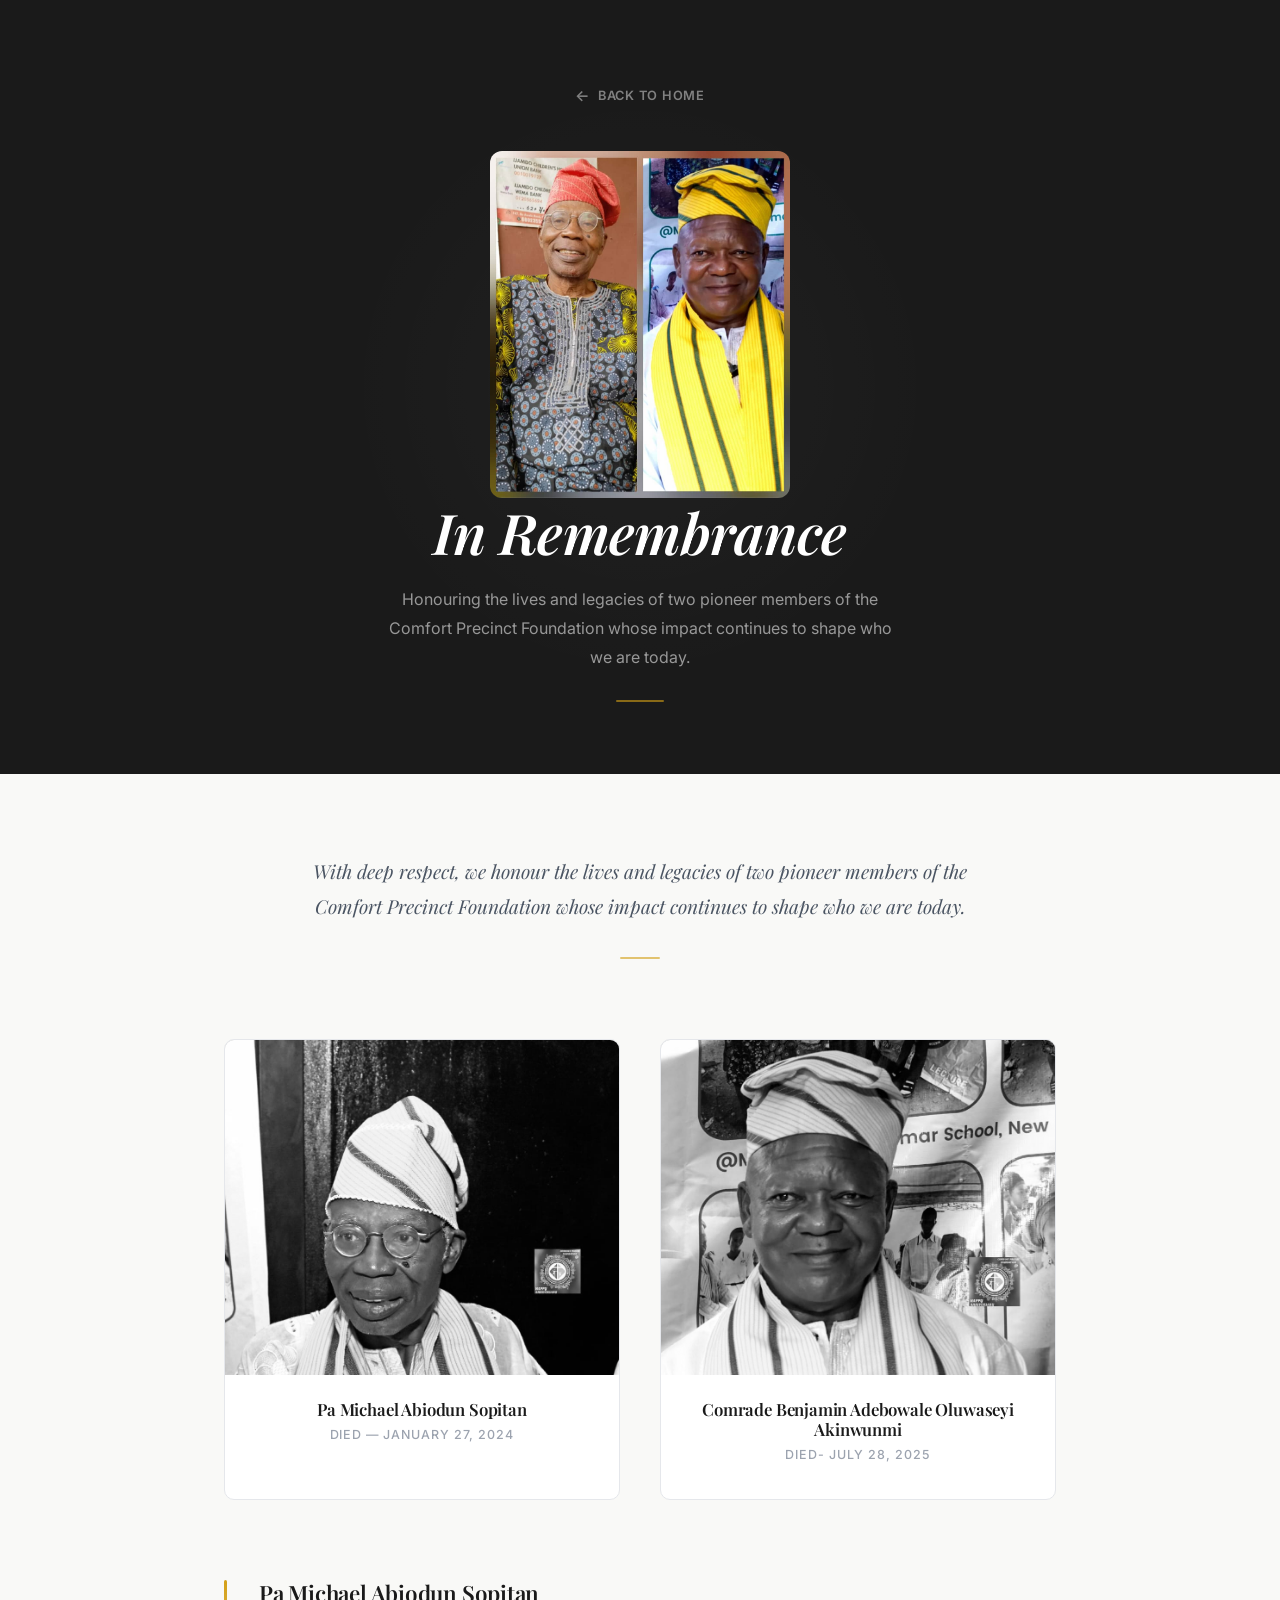
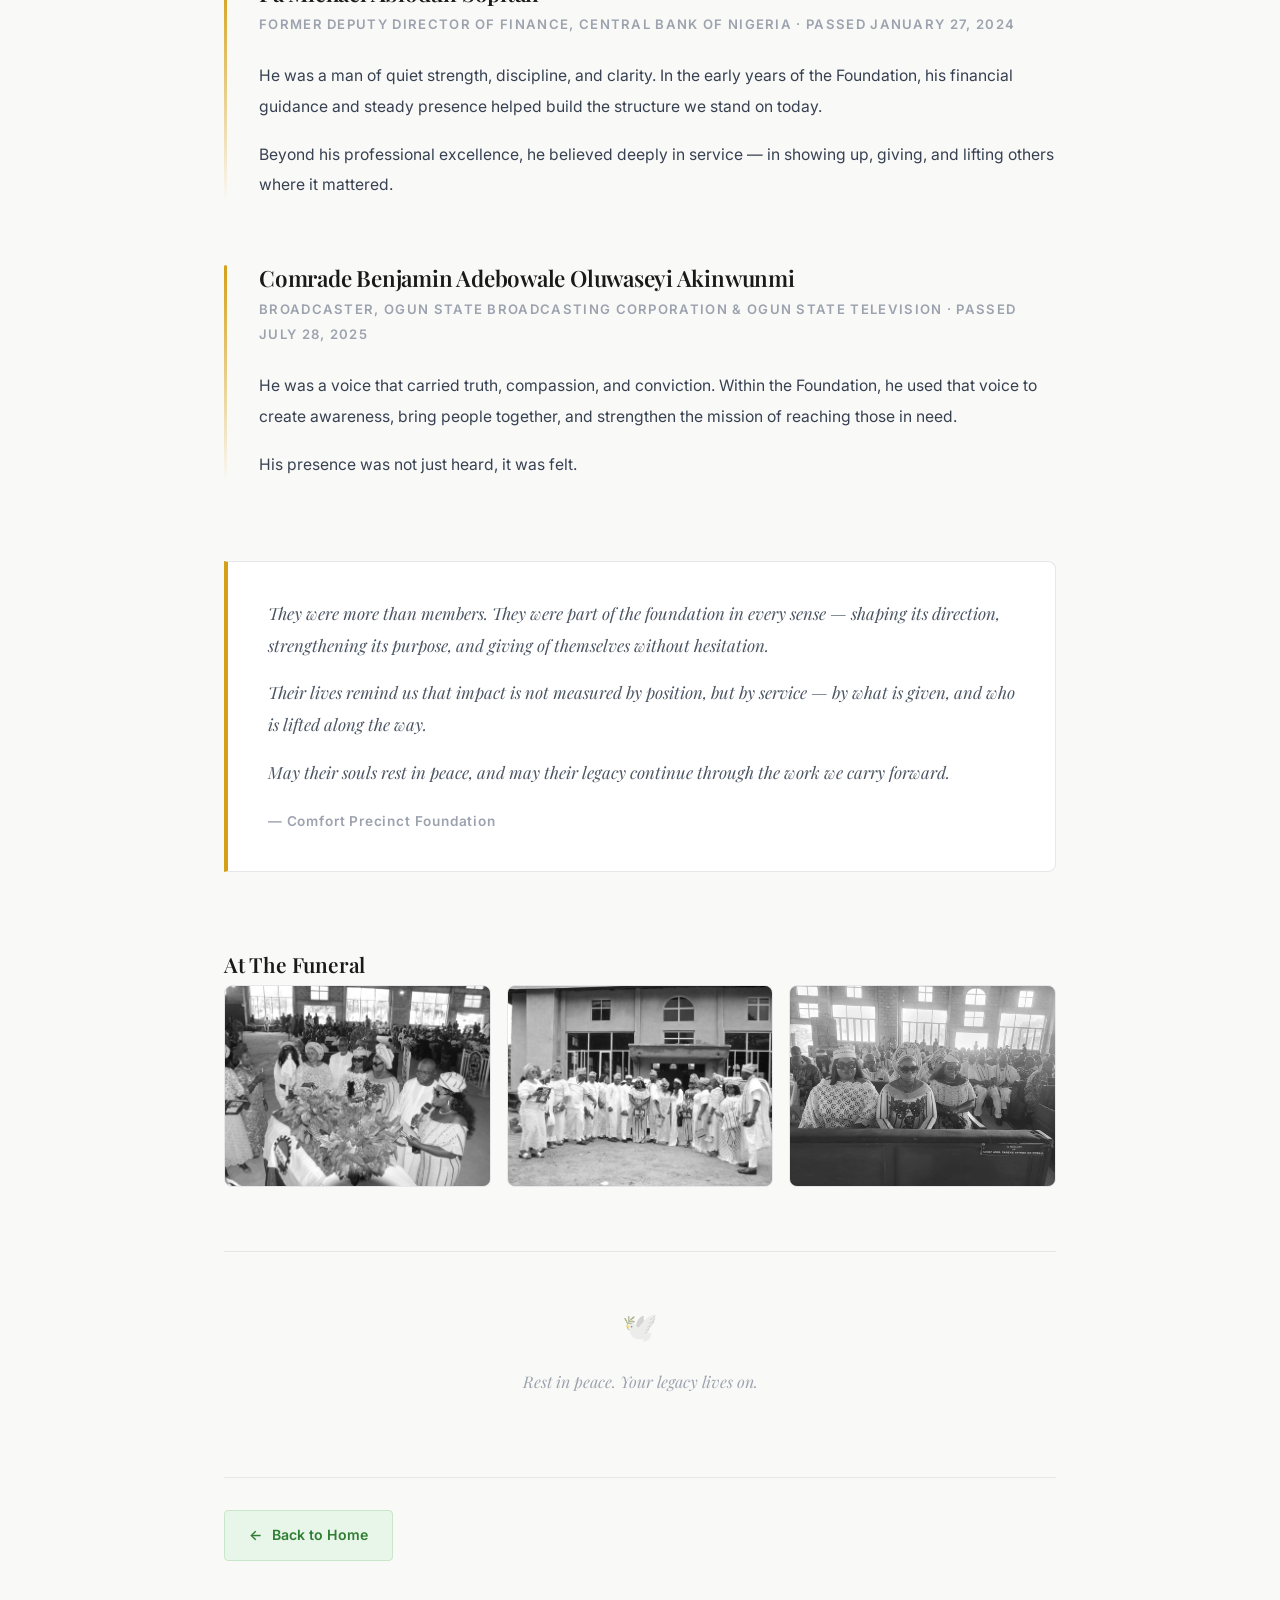
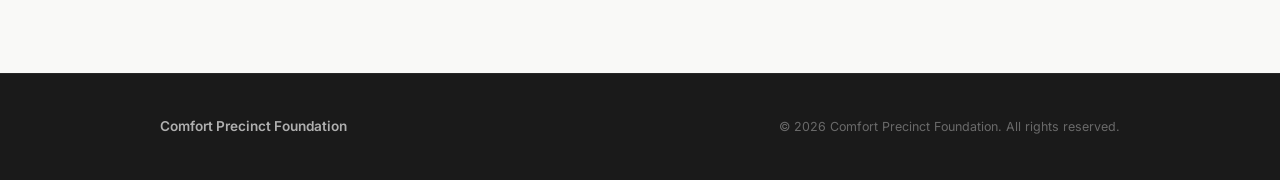
<file: memorial.html>
<!DOCTYPE html>
<html lang="en">
<head>
  <meta charset="UTF-8" />
  <meta name="viewport" content="width=device-width, initial-scale=1.0" />
  <title>In Remembrance — Comfort Precinct Foundation</title>

  <link href="https://fonts.googleapis.com/css2?family=Inter:wght@300;400;500;600&family=Playfair+Display:wght@400;600;400i&display=swap" rel="stylesheet" />

  <style>

    *, *::before, *::after { box-sizing: border-box; margin: 0; padding: 0; }

    :root {
      --charcoal: #1a1a1a;
      --warm-mid: #1a3a2a;
      --green: #2e7d32;
      --green-light: #e8f5e9;
      --green-border: #c8e6c9;
      --muted: #5a6472;
      --border: #e5e7eb;
      --yellow: #d4a017;
      --soft-bg: #f9f9f7;   /* very warm off-white for memorial tone */
      --font-body: 'Inter', sans-serif;
      --font-heading: 'Playfair Display', serif;
    }

    html { scroll-behavior: smooth; }

    body {
      font-family: var(--font-body);
      font-size: 16px;
      line-height: 1.9;
      background: var(--soft-bg);
      color: var(--charcoal);
      -webkit-font-smoothing: antialiased;
    }

    a { text-decoration: none; color: inherit; }
    img { display: block; max-width: 100%; }
    p { font-family: var(--font-body); font-weight: 400; line-height: 1.9; }
    h1, h2, h3 { font-family: var(--font-heading); line-height: 1.2; letter-spacing: -0.01em; }


    /* ── PAGE HEADER ── */
    .page-header {
      background: #1a1a1a;   /* dark / solemn — appropriate for memorial */
      padding: 5rem 4rem 4.5rem;
      position: relative;
      overflow: hidden;
      text-align: center;
    }

    /* Soft vignette shape */
    .page-header::before {
      content: '';
      position: absolute;
      top: 50%; left: 50%;
      transform: translate(-50%, -50%);
      width: 600px; height: 600px;
      border-radius: 50%;
      background: radial-gradient(circle, rgba(255,255,255,0.03) 0%, transparent 70%);
      pointer-events: none;
    }

    .page-header__inner {
      max-width: 680px;
      margin: 0 auto;
      position: relative;
      z-index: 1;
    }

    .back-link {
      display: inline-flex;
      align-items: center;
      gap: 0.5rem;
      font-family: var(--font-body);
      font-size: 0.8rem;
      font-weight: 600;
      letter-spacing: 0.06em;
      text-transform: uppercase;
      color: rgba(255, 255, 255, 0.45);
      margin-bottom: 2.5rem;
      transition: color 0.2s ease;
    }

    .back-link:hover { color: rgba(255, 255, 255, 0.85); }
    .back-link::before { content: '←'; font-size: 0.95rem; }

    /* Small dove symbol */
    .page-header__symbol {
      font-size: 2.2rem;
      margin-bottom: 1.25rem;
      display: block;
      opacity: 0.7;
    }

    .page-header__label {
      font-family: var(--font-body);
      font-weight: 600;
      font-size: 0.7rem;
      letter-spacing: 0.22em;
      text-transform: uppercase;
      color: rgba(255, 255, 255, 0.4);
      margin-bottom: 1rem;
      display: block;
    }

    .page-header__heading {
      font-family: var(--font-heading);
      font-weight: 600;
      font-size: clamp(2.2rem, 5vw, 3.5rem);
      color: #ffffff;
      margin-bottom: 1.25rem;
      font-style: italic;
    }

    .page-header__sub {
      font-size: 1rem;
      color: rgba(255, 255, 255, 0.55);
      line-height: 1.8;
      max-width: 520px;
      margin: 0 auto;
    }

    /* Thin gold rule below header text */
    .page-header__rule {
      width: 48px;
      height: 2px;
      background: var(--yellow);
      margin: 1.75rem auto 0;
      border-radius: 2px;
      opacity: 0.6;
    }

   .page-placeholder {
  width: 300px;
  margin: 0 auto;
}

.page-center {
  display: block;
  width: 100%;
  height: auto;
  border-radius: 12px;
}

    /* ── MAIN ── */
    .main {
      max-width: 960px;
      margin: 0 auto;
      padding: 5rem 4rem 7rem;
    }


    /* ── OPENING QUOTE / INTRO TEXT ── */
    .memorial-intro {
      max-width: 700px;
      margin: 0 auto 5rem;
      text-align: center;
    }

    .memorial-intro__text {
      font-family: var(--font-heading);
      font-style: italic;
      font-size: clamp(1rem, 1.8vw, 1.2rem);
      line-height: 1.85;
      color: #4b5563;
    }

    .memorial-intro__divider {
      width: 40px;
      height: 2px;
      background: var(--yellow);
      margin: 2rem auto;
      border-radius: 2px;
      opacity: 0.6;
    }


    /* ── PORTRAITS (side by side) ── */
    .portraits {
      display: grid;
      grid-template-columns: 1fr 1fr;
      gap: 2.5rem;
      margin-bottom: 5rem;
    }

    .portrait-card {
      display: flex;
      flex-direction: column;
      align-items: center;
      text-align: center;
      background: #ffffff;
      border: 1px solid var(--border);
      border-radius: 10px;
      overflow: hidden;
      padding-bottom: 2rem;
    }

    /* Portrait image area */
    .portrait-card__img-wrap {
      width: 100%;
      height: 0;
      padding-bottom: 85%;
      position: relative;
      overflow: hidden;
      background: #c8c8c8;  /* neutral grey as placeholder — grayscale feel */
    }

    .portrait-card__img {
      position: absolute;
      top: 0; left: 0;
      width: 100%; height: 100%;
      object-fit: cover;
      object-position: center top;
      /* Grayscale filter — respectful, memorial tone */
      filter: grayscale(100%);
      transition: filter 0.4s ease;
    }

    .portrait-card__img:hover {
      filter: grayscale(40%);  /* subtle reveal on hover */
    }

    /* Placeholder shown when no photo added */
    .portrait-card__placeholder {
      position: absolute;
      inset: 0;
      display: flex;
      flex-direction: column;
      align-items: center;
      justify-content: center;
      gap: 0.75rem;
      background: #d0d0d0;
    }

    .portrait-card__placeholder span {
      font-size: 3rem;
      opacity: 0.35;
    }

    .portrait-card__placeholder p {
      font-size: 0.72rem;
      font-weight: 600;
      letter-spacing: 0.1em;
      text-transform: uppercase;
      color: #888;
    }

    /* Name tag below image */
    .portrait-card__name-wrap {
      padding: 1.5rem 1.5rem 0;
    }

    .portrait-card__name {
      font-family: var(--font-heading);
      font-weight: 600;
      font-size: 1.05rem;
      color: var(--charcoal);
      margin-bottom: 0.25rem;
    }

    .portrait-card__dates {
      font-size: 0.78rem;
      font-weight: 500;
      letter-spacing: 0.08em;
      color: #9ca3af;
      text-transform: uppercase;
    }


    /* ── TRIBUTES — individual write-ups ── */
    .tributes {
      display: flex;
      flex-direction: column;
      gap: 4rem;
      margin-bottom: 5rem;
    }

    .tribute {
      display: grid;
      grid-template-columns: 3px 1fr;
      gap: 2rem;
      align-items: start;
    }

    /* Left vertical line accent */
    .tribute__line {
      width: 3px;
      min-height: 100%;
      background: linear-gradient(to bottom, var(--yellow), transparent);
      border-radius: 2px;
      align-self: stretch;
    }

    .tribute__content { flex: 1; }

    .tribute__name {
      font-family: var(--font-heading);
      font-weight: 600;
      font-size: 1.4rem;
      color: var(--charcoal);
      margin-bottom: 0.35rem;
    }

    .tribute__role {
      font-size: 0.82rem;
      font-weight: 600;
      letter-spacing: 0.1em;
      text-transform: uppercase;
      color: #9ca3af;
      margin-bottom: 1.5rem;
      display: block;
    }

    .tribute__text {
      font-size: 0.98rem;
      line-height: 1.95;
      color: #374151;
    }

    .tribute__text + .tribute__text {
      margin-top: 1.1rem;
    }


    /* ── CLOSING REFLECTION ── */
    .closing {
      background: #ffffff;
      border: 1px solid var(--border);
      border-left: 4px solid var(--yellow);
      border-radius: 0 8px 8px 0;
      padding: 2.25rem 2.5rem;
      margin-bottom: 5rem;
    }

    .closing__text {
      font-family: var(--font-heading);
      font-style: italic;
      font-size: 1.05rem;
      line-height: 1.9;
      color: #4b5563;
    }

    .closing__text + .closing__text { margin-top: 1rem; }

    .closing__sign {
      margin-top: 1.25rem;
      font-size: 0.85rem;
      font-weight: 600;
      color: #9ca3af;
      letter-spacing: 0.06em;
    }


    /* ── MOMENTS & MEMORIES IMAGE GRID ── */
    .memories {
      margin-bottom: 4rem;
    }

    .memories__heading {
      font-family: var(--font-heading);
      font-weight: 600;
      font-size: 1.3rem;
      color: var(--charcoal);
      margin-bottom: 0.5rem;
    }

    .memories__sub {
      font-size: 0.9rem;
      color: var(--muted);
      margin-bottom: 2rem;
    }

    /* 3-column photo grid */
    .memories__grid {
      display: grid;
      grid-template-columns: repeat(3, 1fr);
      gap: 1rem;
    }

    .memory-img {
      width: 100%;
      height: 0;
      padding-bottom: 75%;
      position: relative;
      overflow: hidden;
      border-radius: 8px;
      background: #d0d0d0;
      border: 1px solid var(--border);
    }

    .memory-img img {
      position: absolute;
      top: 0; left: 0;
      width: 100%; height: 100%;
      object-fit: cover;
      /* Grayscale to match memorial tone */
      filter: grayscale(100%);
      transition: filter 0.35s ease, transform 0.35s ease;
    }

    .memory-img:hover img {
      filter: grayscale(30%);
      transform: scale(1.04);
    }

    /* Placeholder for memory images */
    .memory-img__placeholder {
      position: absolute;
      inset: 0;
      display: flex;
      flex-direction: column;
      align-items: center;
      justify-content: center;
      gap: 0.5rem;
    }

    .memory-img__placeholder span { font-size: 1.8rem; opacity: 0.3; }
    .memory-img__placeholder p {
      font-size: 0.65rem;
      font-weight: 600;
      letter-spacing: 0.1em;
      text-transform: uppercase;
      color: #888;
    }


    /* ── REST IN PEACE CLOSER ── */
    .rip-close {
      text-align: center;
      padding: 3rem 0 1rem;
      border-top: 1px solid var(--border);
    }

    .rip-close__symbol { font-size: 1.8rem; margin-bottom: 0.75rem; display: block; opacity: 0.5; }

    .rip-close__text {
      font-family: var(--font-heading);
      font-style: italic;
      font-size: 1rem;
      color: #9ca3af;
    }


    /* ── BACK LINK ── */
    .bottom-nav {
      margin-top: 4rem;
      padding-top: 2rem;
      border-top: 1px solid var(--border);
    }

    .bottom-nav__link {
      display: inline-flex;
      align-items: center;
      gap: 0.6rem;
      font-family: var(--font-body);
      font-weight: 600;
      font-size: 0.88rem;
      color: var(--green);
      border: 1.5px solid var(--green-border);
      background: var(--green-light);
      padding: 0.7rem 1.5rem;
      border-radius: 4px;
      transition: background 0.2s ease, border-color 0.2s ease;
    }

    .bottom-nav__link:hover { background: #d4edda; border-color: var(--green); }
    .bottom-nav__link::before { content: '←'; }


    /* ── FOOTER ── */
    .footer {
      background: #1a1a1a;
      padding: 2.5rem 4rem;
      border-top: 1px solid rgba(255, 255, 255, 0.06);
    }

    .footer__inner {
      max-width: 960px;
      margin: 0 auto;
      display: flex;
      align-items: center;
      justify-content: space-between;
      flex-wrap: wrap;
      gap: 1rem;
    }

    .footer__name { font-weight: 600; font-size: 0.85rem; color: rgba(255,255,255,0.65); }
    .footer__copy { font-size: 0.78rem; color: rgba(255,255,255,0.35); }


    /* ── RESPONSIVE ── */
    @media (max-width: 768px) {
      .page-header { padding: 4rem 1.5rem 3.5rem; }
      .main { padding: 4rem 1.5rem 5rem; }
      .portraits { grid-template-columns: 1fr; gap: 1.5rem; }
      .memories__grid { grid-template-columns: 1fr 1fr; }
      .tribute { gap: 1.25rem; }
      .footer { padding: 2rem 1.5rem; }
      .footer__inner { flex-direction: column; align-items: flex-start; }
    }

    @media (max-width: 480px) {
      .memories__grid { grid-template-columns: 1fr; }
      .closing { padding: 1.75rem 1.5rem; }
    }

  </style>
</head>
<body>

  <!-- ── PAGE HEADER ── -->
  <header class="page-header">
    <div class="page-header__inner">

      <a href="index.html" class="back-link">Back to Home</a>

       <div class="page-placeholder">
             <img src="images/WhatsApp Image 2026-04-22 at 17.32.48.jpeg"
                 alt="Prison Outreach Programme April 2026"
                 class="page-center" />
            </div>
      <h1 class="page-header__heading">In Remembrance</h1>
      <p class="page-header__sub">
        Honouring the lives and legacies of two pioneer members of the
        Comfort Precinct Foundation whose impact continues to shape who we are today.
      </p>
      <div class="page-header__rule"></div>

    </div>
  </header>


  <!-- ── MAIN CONTENT ── -->
  <main class="main">

    <!-- Intro paragraph -->
    <div class="memorial-intro">
      <p class="memorial-intro__text">
        With deep respect, we honour the lives and legacies of two pioneer members
        of the Comfort Precinct Foundation whose impact continues to shape
        who we are today.
      </p>
      <div class="memorial-intro__divider"></div>
    </div>


    <!-- Portrait photos side by side -->
    <div class="portraits">

      <!-- Portrait 1: Pa Michael Abiodun Sopitan -->
      <div class="portrait-card">
        <div class="portrait-card__img-wrap">
          <div class="portrait-card__placeholder">
            <img src="images/dr shopitan.jpeg" alt="Pa Michael Abiodun Sopitan" class="portrait-card__img" />
          </div>
        </div>
        <div class="portrait-card__name-wrap">
          <h3 class="portrait-card__name">Pa Michael Abiodun Sopitan</h3>
          <p class="portrait-card__dates">Died — January 27, 2024</p>
        </div>
      </div>

      <!-- Portrait 2: Comrade Benjamin Akinwunmi -->
      <div class="portrait-card">
        <div class="portrait-card__img-wrap">
          <!--
            Add photo:
          -->
          <div class="portrait-card__placeholder">
           <img src="images/mr bao.jpeg" alt="Comrade Benjamin Akinwunmi" class="portrait-card__img" />
          </div>
        </div>
        <div class="portrait-card__name-wrap">
          <h3 class="portrait-card__name">Comrade Benjamin Adebowale Oluwaseyi Akinwunmi</h3>
          <p class="portrait-card__dates">Died- July 28, 2025</p>
        </div>
      </div>

    </div>


    <!-- Tribute write-ups -->
    <div class="tributes">

      <!-- Tribute 1 -->
      <div class="tribute">
        <div class="tribute__line"></div>
        <div class="tribute__content">
          <h2 class="tribute__name">Pa Michael Abiodun Sopitan</h2>
          <span class="tribute__role">Former Deputy Director of Finance, Central Bank of Nigeria · Passed January 27, 2024</span>
          <p class="tribute__text">
            He was a man of quiet strength, discipline, and clarity. In the early years
            of the Foundation, his financial guidance and steady presence helped build
            the structure we stand on today.
          </p>
          <p class="tribute__text">
            Beyond his professional excellence, he believed deeply in service — in
            showing up, giving, and lifting others where it mattered.
          </p>
        </div>
      </div>

      <!-- Tribute 2 -->
      <div class="tribute">
        <div class="tribute__line"></div>
        <div class="tribute__content">
          <h2 class="tribute__name">Comrade Benjamin Adebowale Oluwaseyi Akinwunmi</h2>
          <span class="tribute__role">Broadcaster, Ogun State Broadcasting Corporation &amp; Ogun State Television · Passed July 28, 2025</span>
          <p class="tribute__text">
            He was a voice that carried truth, compassion, and conviction. Within the
            Foundation, he used that voice to create awareness, bring people together,
            and strengthen the mission of reaching those in need.
          </p>
          <p class="tribute__text">
            His presence was not just heard, it was felt.
          </p>
        </div>
      </div>

    </div>


    <!-- Closing reflection -->
    <div class="closing">
      <p class="closing__text">
        They were more than members. They were part of the foundation in every sense —
        shaping its direction, strengthening its purpose, and giving of themselves
        without hesitation.
      </p>
      <p class="closing__text">
        Their lives remind us that impact is not measured by position, but by service —
        by what is given, and who is lifted along the way.
      </p>
      <p class="closing__text">
        May their souls rest in peace, and may their legacy continue through the
        work we carry forward.
      </p>
      <p class="closing__sign">— Comfort Precinct Foundation</p>
    </div>


    <!-- Moments and Memories image grid -->
    <div class="memories">
      <h2 class="memories__heading">At The Funeral</h2>

      <div class="memories__grid">

        <!-- Memory 1 -->
        <div class="memory-img">
          <!--
            Add photo: <img src="images/memory1.jpg" alt="Memory" />
          -->
          <div class="memory-img__placeholder">
           <img src="images/WhatsApp Image 2026-04-22 at 16.55.24.jpeg" alt="Memory" />
          </div>
        </div>

        <!-- Memory 2 -->
        <div class="memory-img">
          <div class="memory-img__placeholder">
            <img src="images/WhatsApp Image 2026-04-22 at 16.55.21.jpeg" alt="Memory" />
          </div>
        </div>

        <!-- Memory 3 -->
        <div class="memory-img">
          <div class="memory-img__placeholder">
            <img src="images/WhatsApp Image 2026-04-22 at 16.55.14.jpeg" alt="Memory" />
          </div>
        </div>

      </div>
    </div>


    <!-- Rest in peace closer -->
    <div class="rip-close">
      <span class="rip-close__symbol">🕊️</span>
      <p class="rip-close__text">Rest in peace. Your legacy lives on.</p>
    </div>


    <!-- Back to home -->
    <div class="bottom-nav">
      <a href="index.html" class="bottom-nav__link">Back to Home</a>
    </div>

  </main>


  <!-- ── FOOTER ── -->
  <footer class="footer">
    <div class="footer__inner">
      <span class="footer__name">Comfort Precinct Foundation</span>
      <span class="footer__copy">&copy; 2026 Comfort Precinct Foundation. All rights reserved.</span>
    </div>
  </footer>

</body>
</html>
</file>
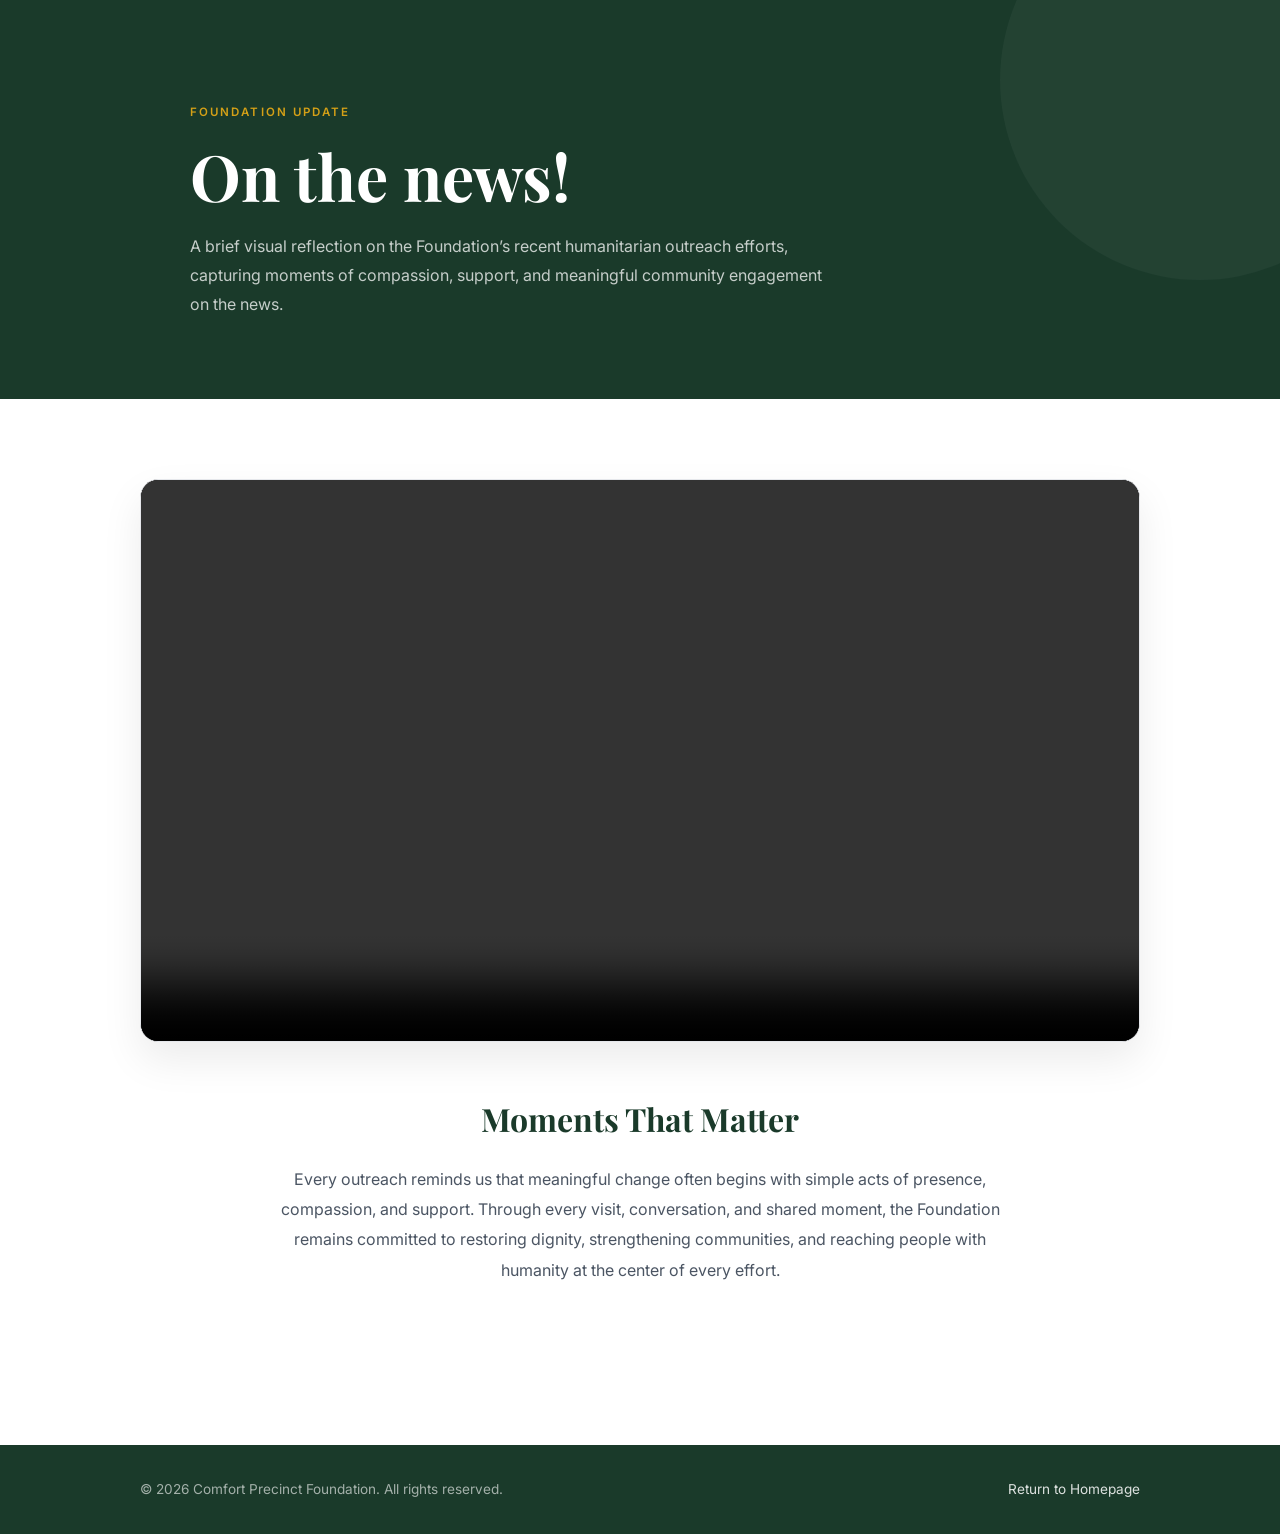
<file: news-video.html>
<!DOCTYPE html>
<html lang="en">
<head>
  <meta charset="UTF-8" />
  <meta name="viewport" content="width=device-width, initial-scale=1.0" />
  <title>Foundation Update — Comfort Precinct Foundation</title>

  <link href="https://fonts.googleapis.com/css2?family=Inter:wght@300;400;500;600&family=Playfair+Display:wght@400;600&display=swap" rel="stylesheet">

  <style>

    *{
      margin:0;
      padding:0;
      box-sizing:border-box;
    }

    :root{
      --cream:#ffffff;
      --charcoal:#1a1a1a;
      --green:#1a3a2a;
      --gold:#d4a017;
      --muted:#5a6472;
      --border:#e5e7eb;

      --font-body:'Inter', sans-serif;
      --font-heading:'Playfair Display', serif;
    }

    body{
      font-family:var(--font-body);
      background:var(--cream);
      color:var(--charcoal);
      line-height:1.8;
      -webkit-font-smoothing:antialiased;
    }

    img,
    video{
      display:block;
      max-width:100%;
    }

    .page{
      min-height:100vh;
    }

    /* HERO */

    .hero{
      background:var(--green);
      padding:6rem 1.5rem 5rem;
      position:relative;
      overflow:hidden;
    }

    .hero::before{
      content:'';
      position:absolute;
      top:-120px;
      right:-120px;
      width:400px;
      height:400px;
      border-radius:50%;
      background:rgba(255,255,255,0.04);
    }

    .hero__inner{
      max-width:900px;
      margin:0 auto;
      position:relative;
      z-index:2;
    }

    .hero__label{
      display:inline-block;
      font-size:0.72rem;
      font-weight:600;
      letter-spacing:0.18em;
      text-transform:uppercase;
      color:var(--gold);
      margin-bottom:1rem;
    }

    .hero__title{
      font-family:var(--font-heading);
      font-size:clamp(2.2rem,5vw,4rem);
      line-height:1.15;
      color:#fff;
      margin-bottom:1.25rem;
    }

    .hero__text{
      max-width:650px;
      color:rgba(255,255,255,0.75);
      font-size:1rem;
    }

    .hero__date{
      margin-top:1.5rem;
      color:rgba(255,255,255,0.5);
      font-size:0.88rem;
    }

    /* VIDEO SECTION */

    .video-section{
      padding:5rem 1.5rem;
    }

    .video-section__inner{
      max-width:1000px;
      margin:0 auto;
    }

    .video-wrapper{
      border-radius:18px;
      overflow:hidden;
      border:1px solid var(--border);
      box-shadow:0 18px 40px rgba(0,0,0,0.08);
      background:#000;
    }

    video{
      width:100%;
      aspect-ratio:16/9;
      object-fit:cover;
    }

    /* REFLECTION */

    .reflection{
      padding-top:3rem;
      max-width:760px;
      margin:0 auto;
      text-align:center;
    }

    .reflection h2{
      font-family:var(--font-heading);
      font-size:2rem;
      margin-bottom:1rem;
      color:var(--green);
    }

    .reflection p{
      color:#4b5563;
      font-size:1rem;
      line-height:1.9;
    }

    /* FOOTER */

    .footer{
      margin-top:5rem;
      background:var(--green);
      padding:2rem 1.5rem;
    }

    .footer__inner{
      max-width:1000px;
      margin:0 auto;
      display:flex;
      justify-content:space-between;
      align-items:center;
      gap:1rem;
      flex-wrap:wrap;
    }

    .footer p{
      color:rgba(255,255,255,0.6);
      font-size:0.85rem;
    }

    .footer a{
      color:rgba(255,255,255,0.85);
      text-decoration:none;
      font-size:0.85rem;
    }

    .footer a:hover{
      color:#fff;
    }

    @media(max-width:768px){

      .hero{
        padding:5rem 1.25rem 4rem;
      }

      .video-section{
        padding:4rem 1.25rem;
      }

      .reflection{
        text-align:left;
      }

    }

  </style>
</head>
<body>

  <div class="page">

    <!-- HERO -->
    <section class="hero">

      <div class="hero__inner">

        <span class="hero__label">Foundation Update</span>

        <h1 class="hero__title">
          On the news!
        </h1>

        <p class="hero__text">
          A brief visual reflection on the Foundation’s recent humanitarian outreach efforts,
          capturing moments of compassion, support, and meaningful community engagement on the news.
        </p>

      </div>

    </section>

    <!-- VIDEO -->
    <section class="video-section">

      <div class="video-section__inner">

        <div class="video-wrapper">

          <video controls>
            <source src="videos/WhatsApp Video 2026-04-22 at 17.41.01.mp4" type="video/mp4">
          </video>

        </div>

        <!-- REFLECTION -->
        <div class="reflection">

          <h2>Moments That Matter</h2>

          <p>
            Every outreach reminds us that meaningful change often begins with simple acts of presence,
            compassion, and support. Through every visit, conversation, and shared moment,
            the Foundation remains committed to restoring dignity, strengthening communities,
            and reaching people with humanity at the center of every effort.
          </p>

        </div>

      </div>

    </section>

    <!-- FOOTER -->
    <footer class="footer">

      <div class="footer__inner">

        <p>
          © 2026 Comfort Precinct Foundation. All rights reserved.
        </p>

        <a href="index.html">
          Return to Homepage
        </a>

      </div>

    </footer>

  </div>

</body>
</html>
</file>
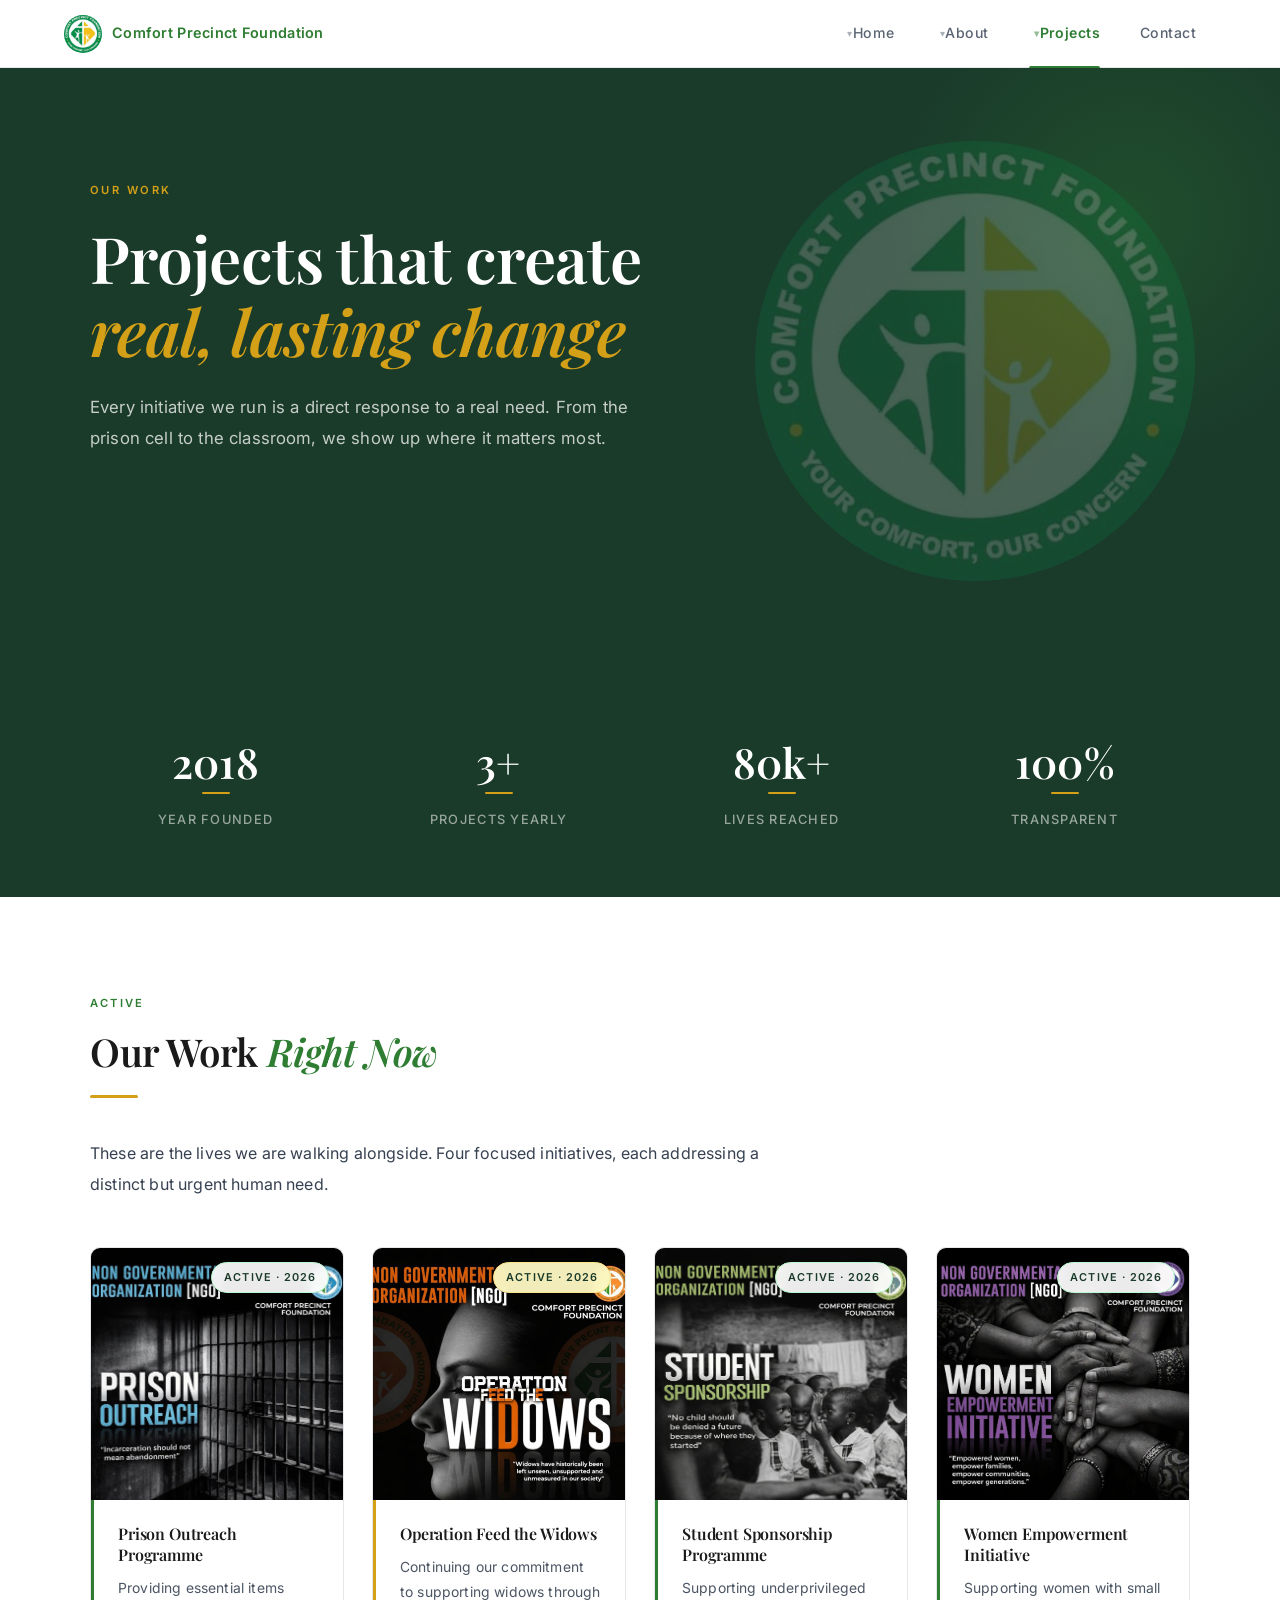
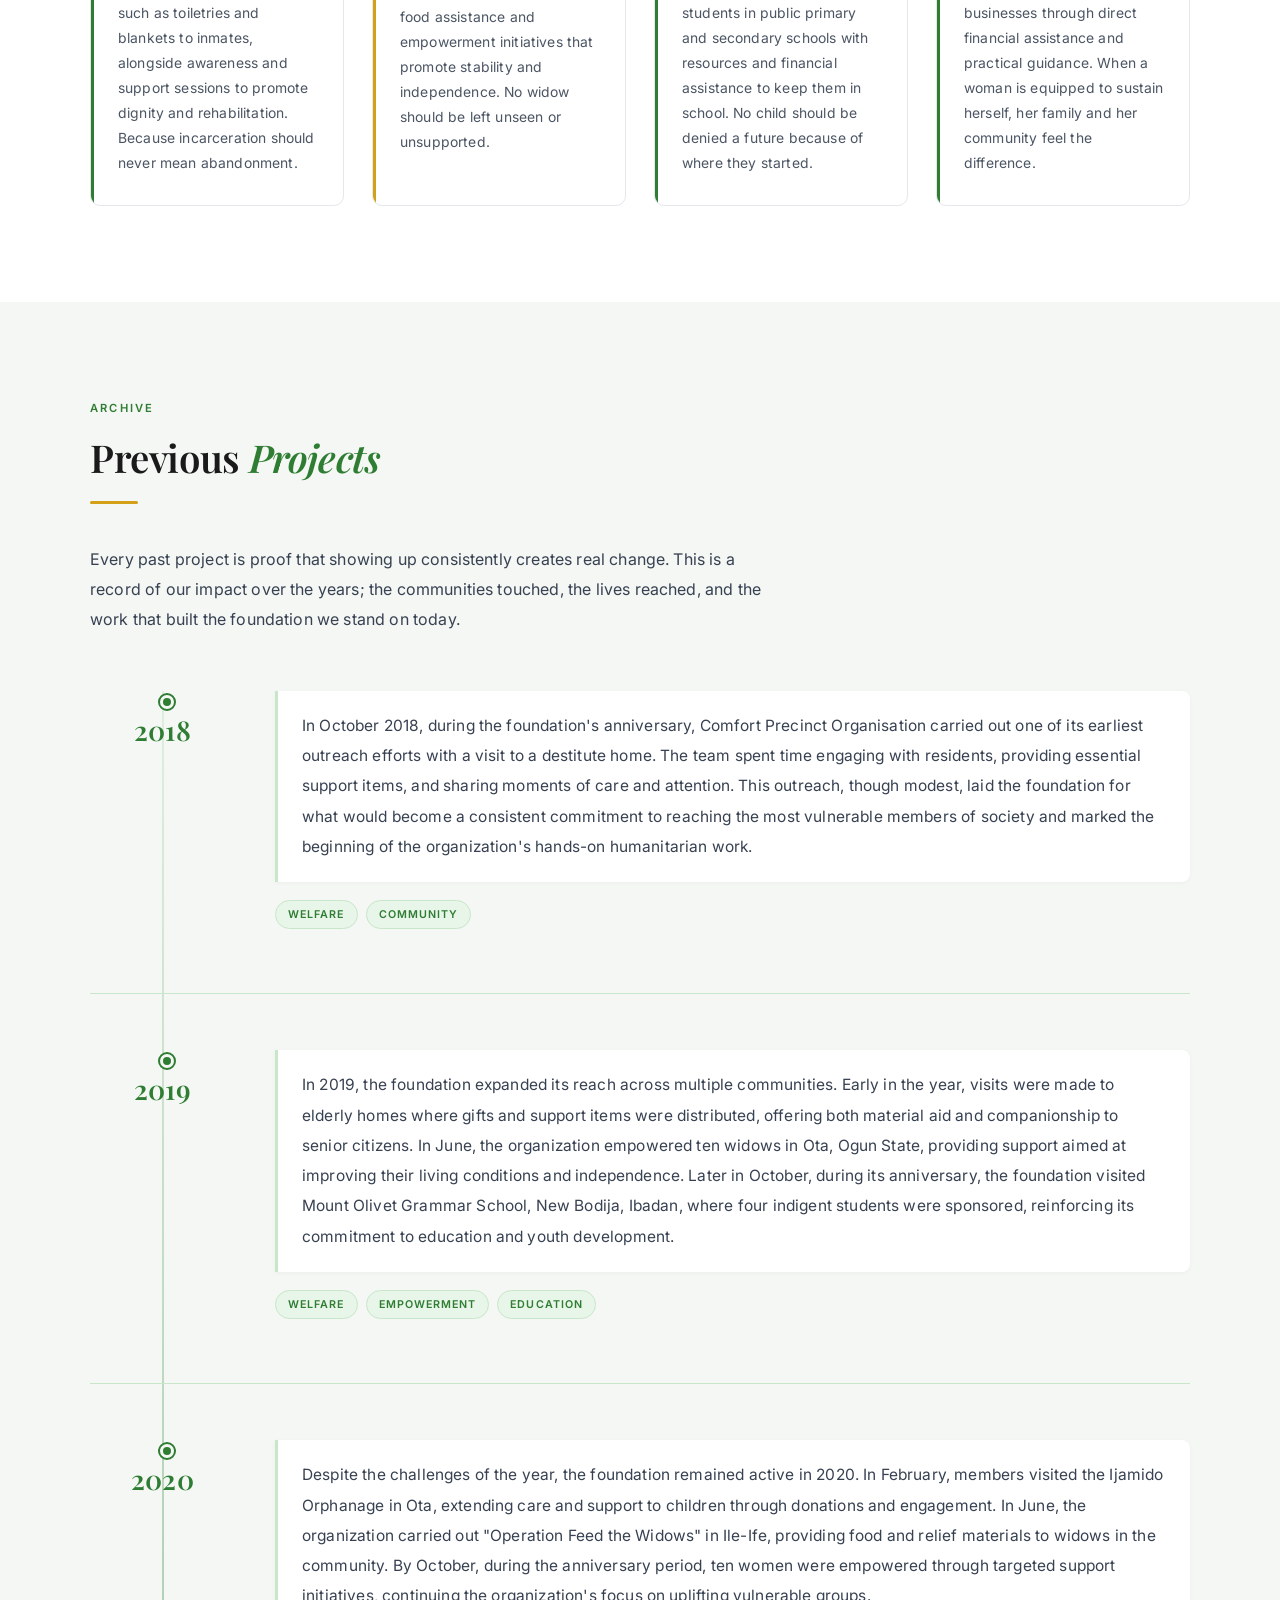
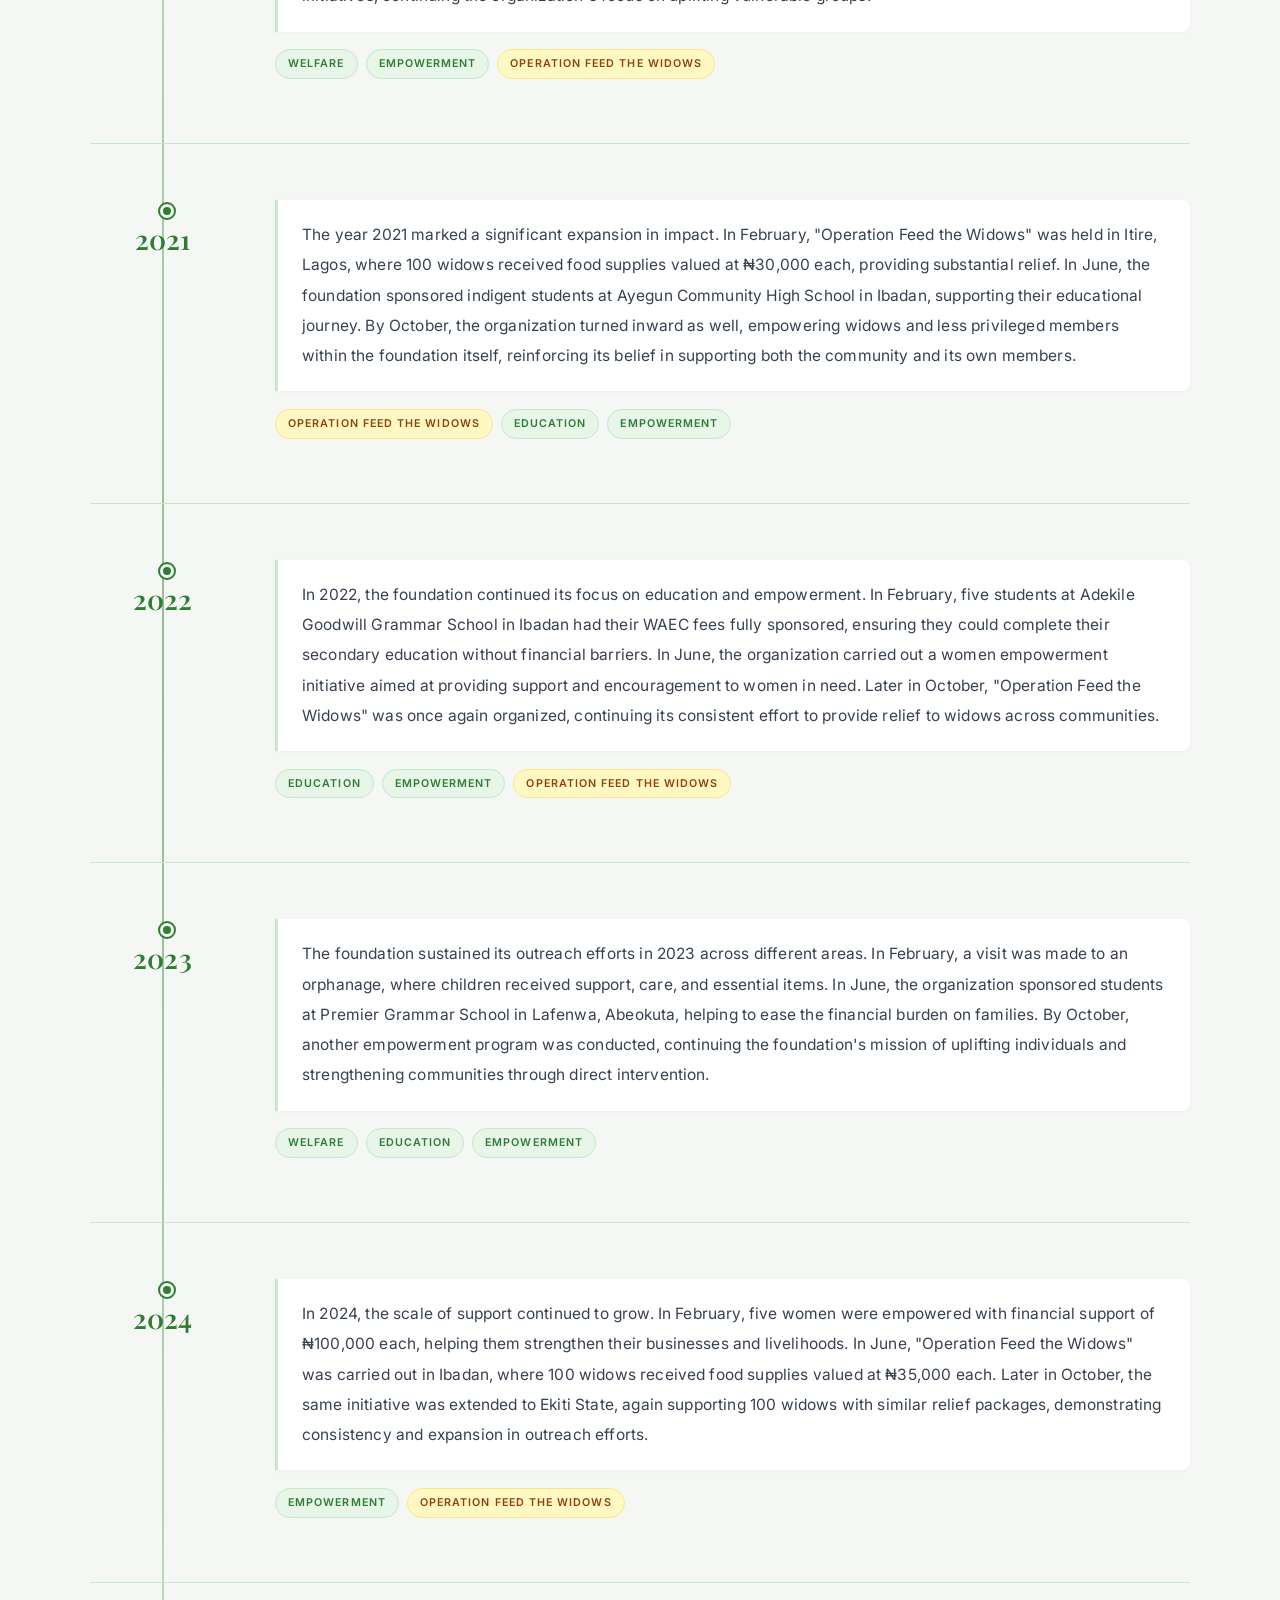
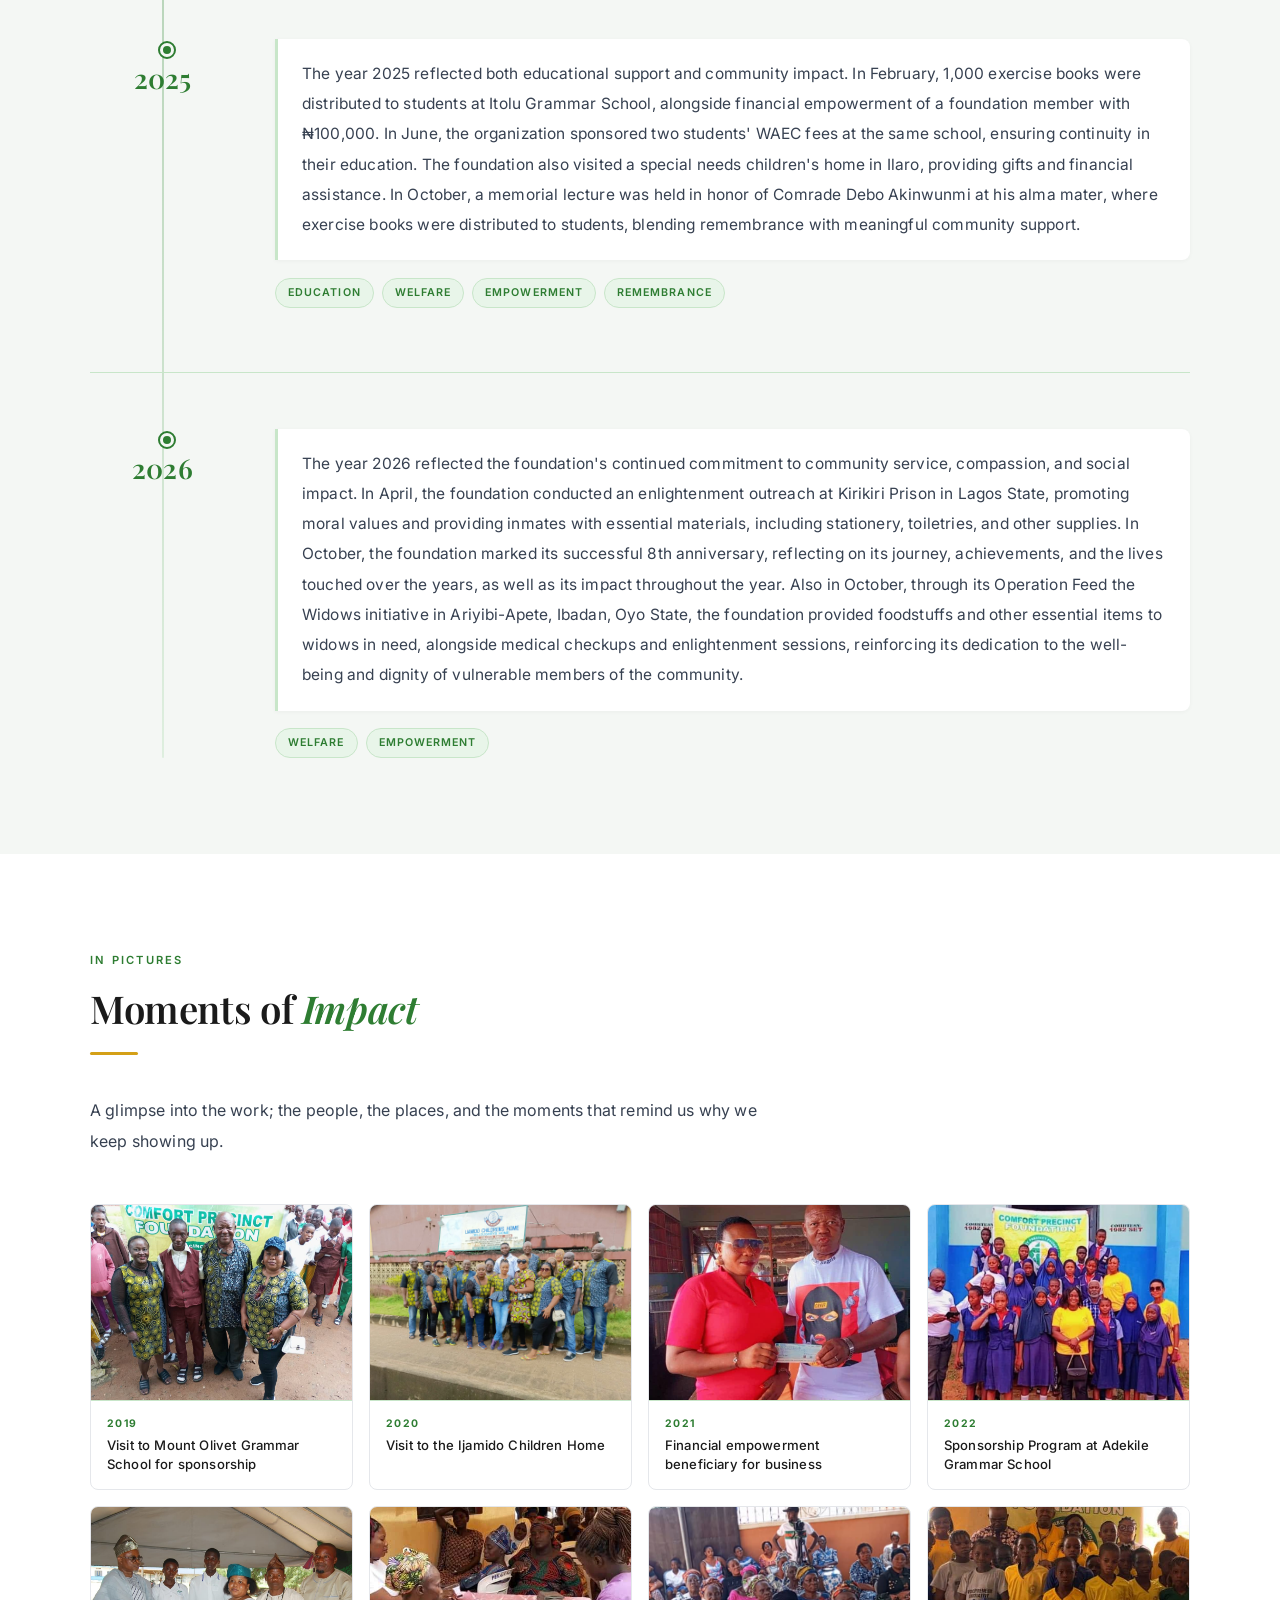
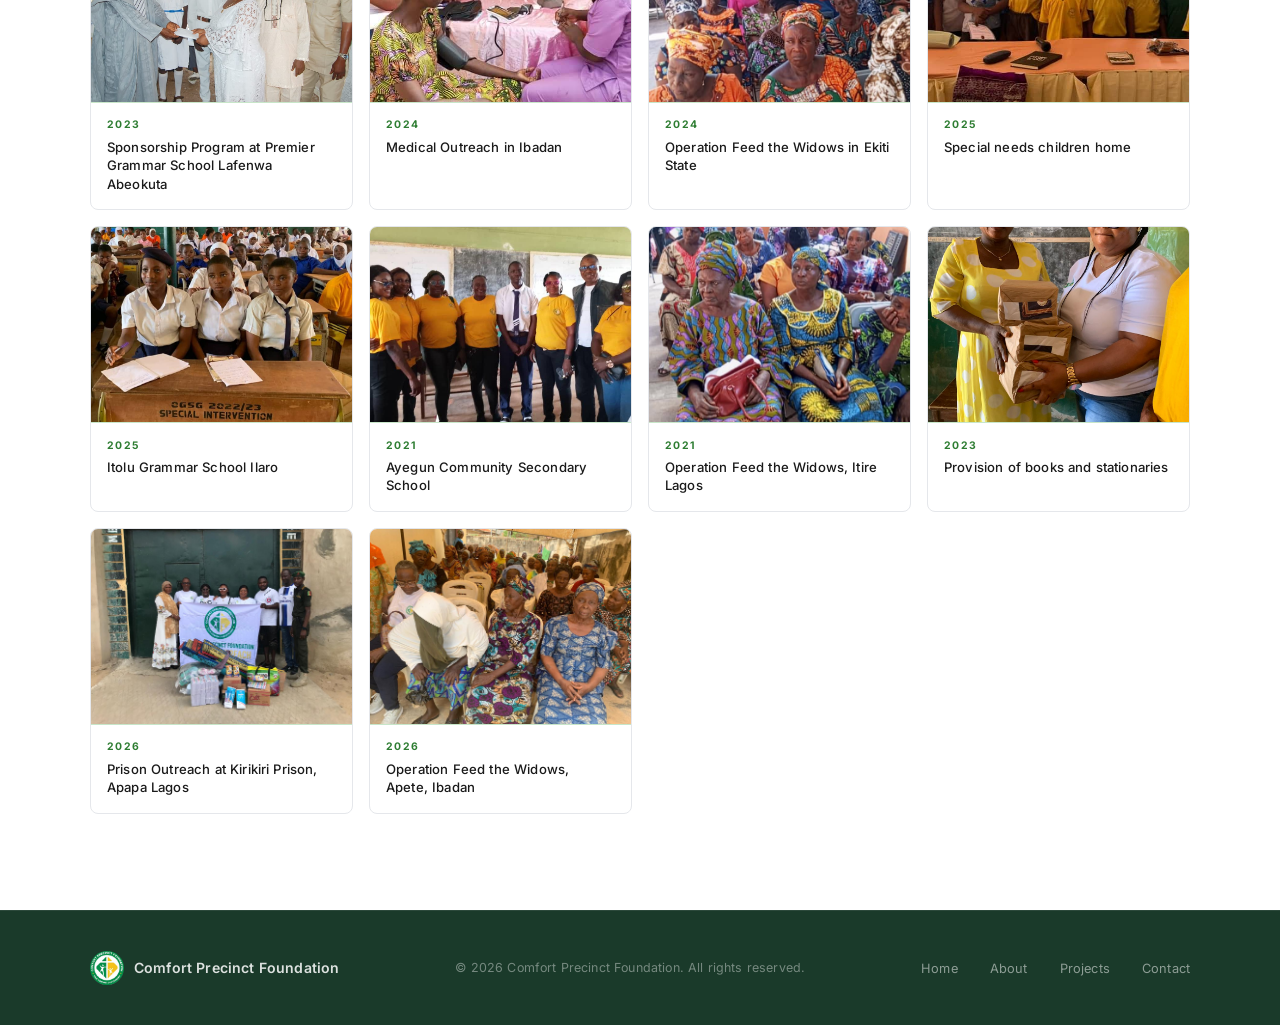
<file: projects.html>
<!DOCTYPE html>
<html lang="en">
<head>
  <meta charset="UTF-8" />
  <meta name="viewport" content="width=device-width, initial-scale=1.0" />
  <title>Projects — Comfort Precinct Foundation</title>

  <link href="https://fonts.googleapis.com/css2?family=Inter:wght@300;400;500;600&family=Playfair+Display:wght@400;600&display=swap" rel="stylesheet" />

  <style>

    /* ── RESET ── */
    *, *::before, *::after {
      box-sizing: border-box;
      margin: 0;
      padding: 0;
    }

    /* ── CSS VARIABLES ── */
    :root {
      --cream: #ffffff;
      --charcoal: #1a1a1a;
      --warm-mid: #1a3a2a;
      --terracotta: #2e7d32;
      --terracotta-dark: #1b5e20;
      --muted: #5a6472;
      --border: #e5e7eb;
      --accent-yellow: #d4a017;
      --bg-soft: #f4f7f4;
      --green-light: #e8f5e9;
      --green-border: #c8e6c9;
      --font-body: 'Inter', sans-serif;
      --font-heading: 'Playfair Display', serif;
    }

    html { scroll-behavior: smooth; }

    body {
      font-family: var(--font-body);
      font-size: 16px;
      line-height: 1.85;
      letter-spacing: 0.01em;
      background-color: var(--cream);
      color: var(--charcoal);
      -webkit-font-smoothing: antialiased;
    }

    p { font-family: var(--font-body); font-weight: 400; line-height: 1.85; }
    h1, h2, h3, h4 { font-family: var(--font-heading); line-height: 1.2; letter-spacing: -0.01em; }
    a { text-decoration: none; color: inherit; }
    img { display: block; max-width: 100%; }


    /* ════════════════════════════════
       NAVIGATION
    ════════════════════════════════ */

    .nav {
      position: sticky;
      top: 0;
      z-index: 100;
      background-color: #ffffff;
      border-bottom: 1px solid var(--border);
      padding: 0 4rem;
      height: 68px;
      display: flex;
      align-items: center;
      justify-content: space-between;
    }

    .nav__brand {
      display: flex;
      align-items: center;
      gap: 10px;
      text-decoration: none;
    }

    .nav__logo {
      width: 38px;
      height: 38px;
      border-radius: 50%;
      object-fit: contain;
    }

    .nav__brand-name {
      font-family: var(--font-body);
      font-weight: 600;
      font-size: 0.9rem;
      color: var(--terracotta);
      letter-spacing: 0.02em;
    }

    .nav__links {
      display: flex;
      align-items: center;
      gap: 0;
      list-style: none;
    }

    .nav__item { position: relative; }

    .nav__item > a {
      font-family: var(--font-body);
      font-size: 0.88rem;
      font-weight: 500;
      color: var(--muted);
      letter-spacing: 0.03em;
      text-decoration: none;
      transition: color 0.2s ease;
      position: relative;
      padding: 0 1.25rem;
      height: 68px;
      display: flex;
      align-items: center;
    }

    .nav__item > a:hover { color: var(--terracotta); }

    .nav__item > a.active {
      color: var(--terracotta);
      font-weight: 600;
    }

    .nav__item > a.active::after {
      content: '';
      position: absolute;
      bottom: 0;
      left: 1.25rem;
      right: 1.25rem;
      height: 2px;
      background-color: var(--terracotta);
      border-radius: 2px 2px 0 0;
    }

    .nav__item--dropdown > a::before {
      content: '▾';
      font-size: 0.65rem;
      margin-left: 0.35rem;
      opacity: 0.5;
      display: inline-block;
    }

    .nav__dropdown {
      position: absolute;
      top: 100%;
      left: 0;
      min-width: 220px;
      background: #ffffff;
      border: 1px solid var(--border);
      border-top: 2px solid var(--terracotta);
      border-radius: 0 0 8px 8px;
      box-shadow: 0 8px 24px rgba(0,0,0,0.08);
      padding: 0.5rem 0;
      opacity: 0;
      visibility: hidden;
      transform: translateY(6px);
      transition: opacity 0.2s ease, transform 0.2s ease, visibility 0.2s;
      pointer-events: none;
    }

    .nav__item--dropdown:hover .nav__dropdown {
      opacity: 1;
      visibility: visible;
      transform: translateY(0);
      pointer-events: all;
    }

    .nav__dropdown a {
      display: block;
      padding: 0.65rem 1.25rem;
      font-family: var(--font-body);
      font-size: 0.84rem;
      font-weight: 400;
      color: #4b5563;
      text-decoration: none;
      transition: background 0.15s ease, color 0.15s ease;
      border-left: 3px solid transparent;
    }

    .nav__dropdown a:hover {
      background: #f4f7f4;
      color: var(--terracotta);
      border-left-color: var(--terracotta);
    }

    .nav__toggle {
      display: none;
      background: none;
      border: none;
      cursor: pointer;
      flex-direction: column;
      gap: 5px;
      padding: 4px;
    }

    .nav__toggle span {
      display: block;
      width: 24px;
      height: 2px;
      background-color: var(--charcoal);
      border-radius: 2px;
      transition: all 0.3s ease;
    }

    @media (max-width: 768px) {
      .nav { padding: 0 1.5rem; }
      .nav__toggle { display: flex; }
      .nav__links {
        display: none;
        position: absolute;
        top: 68px;
        left: 0;
        right: 0;
        background: #ffffff;
        flex-direction: column;
        align-items: stretch;
        gap: 0;
        border-bottom: 1px solid var(--border);
        padding: 0;
        box-shadow: 0 4px 12px rgba(0,0,0,0.06);
      }
      .nav__links.open { display: flex; }
      .nav__item > a { height: auto; padding: 0.9rem 1.5rem; display: block; border-bottom: 1px solid #f3f4f6; }
      .nav__item > a.active::after { display: none; }
      .nav__item--dropdown > a::before { display: none; }
      .nav__dropdown {
        position: static;
        opacity: 1;
        visibility: visible;
        transform: none;
        box-shadow: none;
        border: none;
        border-radius: 0;
        background: #f9fafb;
        padding: 0;
        pointer-events: all;
        display: none;
      }
      .nav__item--dropdown.open .nav__dropdown { display: block; }
      .nav__dropdown a { padding: 0.7rem 2rem; font-size: 0.82rem; border-bottom: 1px solid #f0f0f0; border-left: none; }
    }


    /* ════════════════════════════════
       PAGE HERO
    ════════════════════════════════ */
.page-hero {
      background-color: var(--warm-mid);
      padding: 7rem 4rem 6rem;
      position: relative;
      overflow: hidden;
    }

    .page-hero::before {
      content: '';
      position: absolute;
      top: -100px; right: -100px;
      width: 500px; height: 500px;
      border-radius: 50%;
      background: radial-gradient(circle, rgba(46,125,50,0.3) 0%, transparent 70%);
      pointer-events: none;
    }


    .page-hero__inner {
      max-width: 1100px;
      margin: 0 auto;
      position: relative;
      z-index: 1;
    }

    .page-hero__label {
      font-family: var(--font-body);
      font-weight: 600;
      font-size: 0.7rem;
      letter-spacing: 0.22em;
      text-transform: uppercase;
      color: var(--accent-yellow);
      margin-bottom: 1.25rem;
      display: block;
    }

    .page-hero__heading {
      font-family: var(--font-heading);
      font-weight: 600;
      font-size: clamp(2.4rem, 5vw, 4rem);
      line-height: 1.15;
      color: #ffffff;
      margin-bottom: 1.5rem;
      max-width: 640px;
    }

    .page-hero__heading em {
      font-style: italic;
      color: var(--accent-yellow);
    }

    .page-hero__subtext {
      font-size: 1.05rem;
      font-weight: 400;
      line-height: 1.85;
      color: rgba(255,255,255,0.75);
      max-width: 560px;
    }

    @media (max-width: 768px) {
      .page-hero { padding: 5rem 1.5rem 4rem; }
    }


    /* ════════════════════════════════
       SHARED SECTION STYLES
    ════════════════════════════════ */

    .section { padding: 6rem 4rem; }
    .section--alt { background-color: var(--bg-soft); }

    .section__inner { max-width: 1100px; margin: 0 auto; }

    .eyebrow {
      font-family: var(--font-body);
      font-weight: 600;
      font-size: 0.7rem;
      letter-spacing: 0.2em;
      text-transform: uppercase;
      color: var(--terracotta);
      margin-bottom: 0.85rem;
      display: block;
    }

    .section__heading {
      font-family: var(--font-heading);
      font-weight: 600;
      font-size: clamp(1.8rem, 3vw, 2.5rem);
      line-height: 1.25;
      color: var(--charcoal);
      margin-bottom: 1.25rem;
    }

    .section__heading em {
      font-style: italic;
      color: var(--terracotta);
    }

    .section__divider {
      width: 48px;
      height: 3px;
      background: var(--accent-yellow);
      border-radius: 2px;
      margin-bottom: 2.5rem;
    }

    .section__body {
      font-size: 1rem;
      line-height: 1.9;
      color: #374151;
      max-width: 680px;
    }

    @media (max-width: 768px) {
      .section { padding: 4rem 1.5rem; }
    }


    /* ════════════════════════════════
       CURRENT PROJECTS — 4 CARDS
    ════════════════════════════════ */

    .projects-grid {
      display: grid;
      grid-template-columns: repeat(4, 1fr);
      gap: 1.75rem;
      margin-top: 1rem;
    }

    .project-card {
      display: flex;
      flex-direction: column;
      border-radius: 10px;
      overflow: hidden;
      border: 1px solid var(--border);
      background: #ffffff;
      transition: transform 0.25s ease, box-shadow 0.25s ease;
    }

    .project-card:hover {
      transform: translateY(-6px);
      box-shadow: 0 16px 40px rgba(0,0,0,0.11);
    }

    .project-card__poster-wrap {
      position: relative;
      width: 100%;
      aspect-ratio: 1 / 1;
      overflow: hidden;
    }

    .project-card__poster {
      width: 100%;
      height: 100%;
      object-fit: cover;
      object-position: top center;
      display: block;
      transition: transform 0.4s ease;
    }

    .project-card:hover .project-card__poster { transform: scale(1.04); }

    .project-card__poster-placeholder {
      width: 100%;
      height: 100%;
      background: var(--green-light);
      display: flex;
      flex-direction: column;
      align-items: center;
      justify-content: center;
      gap: 0.75rem;
      color: var(--terracotta);
    }

    .project-card__poster-placeholder span { font-size: 3rem; opacity: 0.6; }
    .project-card__poster-placeholder p {
      font-size: 0.75rem;
      font-weight: 600;
      letter-spacing: 0.1em;
      text-transform: uppercase;
      opacity: 0.5;
    }

    .project-card__badge {
      position: absolute;
      top: 0.85rem;
      right: 0.85rem;
      font-family: var(--font-body);
      font-size: 0.68rem;
      font-weight: 600;
      letter-spacing: 0.1em;
      text-transform: uppercase;
      color: #1a3a2a;
      background: rgba(255,255,255,0.92);
      border: 1.5px solid #bbf7d0;
      padding: 0.28rem 0.75rem;
      border-radius: 20px;
      backdrop-filter: blur(4px);
    }

    .project-card__badge--yellow {
      background: rgba(254,249,195,0.95);
      border-color: #fde68a;
    }

    .project-card__caption {
      padding: 1.4rem 1.5rem 1.8rem;
      display: flex;
      flex-direction: column;
      gap: 0.65rem;
      border-left: 3px solid var(--terracotta);
      flex: 1;
    }

    .project-card--featured .project-card__caption {
      border-left-color: var(--accent-yellow);
    }

    .project-card__title {
      font-family: var(--font-heading);
      font-weight: 600;
      font-size: 1rem;
      line-height: 1.35;
      color: var(--charcoal);
    }

    .project-card__desc {
      font-family: var(--font-body);
      font-size: 0.87rem;
      font-weight: 400;
      line-height: 1.8;
      color: #4b5563;
    }

    @media (max-width: 1024px) {
      .projects-grid { grid-template-columns: 1fr 1fr; gap: 1.5rem; }
    }

    @media (max-width: 560px) {
      .projects-grid { grid-template-columns: 1fr; }
    }


    /* ════════════════════════════════
       IMPACT STRIP
    ════════════════════════════════ */

    .impact-strip {
      background: var(--warm-mid);
      padding: 4rem;
    }

    .impact-strip__inner {
      max-width: 1100px;
      margin: 0 auto;
      display: grid;
      grid-template-columns: repeat(4, 1fr);
      gap: 2rem;
      text-align: center;
    }

    .impact-stat__num {
      font-family: var(--font-heading);
      font-size: 2.6rem;
      font-weight: 600;
      color: #ffffff;
      line-height: 1;
      display: block;
    }

    .impact-stat__divider {
      width: 28px;
      height: 2px;
      background: var(--accent-yellow);
      margin: 0.6rem auto;
      border-radius: 2px;
    }

    .impact-stat__label {
      font-size: 0.8rem;
      font-weight: 500;
      letter-spacing: 0.1em;
      text-transform: uppercase;
      color: rgba(255,255,255,0.55);
    }

    @media (max-width: 768px) {
      .impact-strip { padding: 3rem 1.5rem; }
      .impact-strip__inner { grid-template-columns: 1fr 1fr; gap: 2rem 1.5rem; }
    }


    /* ════════════════════════════════
       PREVIOUS PROJECTS — TIMELINE (text-only)
    ════════════════════════════════ */

    .archive__intro {
      margin-bottom: 3.5rem;
    }

    .timeline {
      position: relative;
      display: flex;
      flex-direction: column;
    }

    .timeline::before {
      content: '';
      position: absolute;
      left: 72px;
      top: 0;
      bottom: 0;
      width: 2px;
      background: linear-gradient(to bottom, var(--green-border), var(--terracotta), var(--green-border));
      opacity: 0.5;
      border-radius: 2px;
    }

    .timeline-entry {
      display: grid;
      grid-template-columns: 145px 1fr;
      gap: 0 2.5rem;
      padding-bottom: 4rem;
      position: relative;
    }

    .timeline-entry:last-child { padding-bottom: 0; }

    .timeline-entry__year-col {
      display: flex;
      flex-direction: column;
      align-items: center;
      padding-top: 0.25rem;
    }

    .timeline-entry__dot {
      width: 14px;
      height: 14px;
      border-radius: 50%;
      background: var(--terracotta);
      border: 3px solid var(--bg-soft);
      outline: 2px solid var(--terracotta);
      flex-shrink: 0;
      position: relative;
      z-index: 1;
      margin-left: 8px;
    }

    .timeline-entry__year {
      font-family: var(--font-heading);
      font-size: 1.7rem;
      font-weight: 600;
      color: var(--terracotta);
      line-height: 1;
      margin-top: 0.5rem;
      text-align: center;
    }

    .timeline-entry__content {
      display: flex;
      flex-direction: column;
      gap: 1.1rem;
    }

    .timeline-entry__text {
      font-size: 0.97rem;
      line-height: 1.95;
      color: #374151;
      background: #ffffff;
      border-left: 3px solid var(--green-border);
      border-radius: 0 8px 8px 0;
      padding: 1.25rem 1.5rem;
      box-shadow: 0 1px 4px rgba(0,0,0,0.04);
    }

    .timeline-entry__tags {
      display: flex;
      flex-wrap: wrap;
      gap: 0.5rem;
    }

    .timeline-tag {
      display: inline-block;
      font-size: 0.67rem;
      font-weight: 600;
      letter-spacing: 0.1em;
      text-transform: uppercase;
      color: var(--terracotta);
      background: var(--green-light);
      border: 1.5px solid var(--green-border);
      padding: 0.25rem 0.75rem;
      border-radius: 20px;
    }

    .timeline-tag--yellow {
      color: #92400e;
      background: #fef9c3;
      border-color: #fde68a;
    }

    .timeline-entry + .timeline-entry {
      border-top: 1px solid var(--green-border);
      padding-top: 3.5rem;
    }

    @media (max-width: 768px) {
      .timeline::before { display: none; }
      .timeline-entry {
        grid-template-columns: 1fr;
        gap: 1rem;
        padding-bottom: 3rem;
      }
      .timeline-entry__year-col {
        flex-direction: row;
        align-items: center;
        gap: 0.75rem;
        padding-top: 0;
      }
      .timeline-entry__dot { margin-left: 0; }
      .timeline-entry__year { margin-top: 0; font-size: 1.4rem; }
    }


    /* ════════════════════════════════
       GALLERY SECTION
    ════════════════════════════════ */

    .gallery-grid {
      display: grid;
      grid-template-columns: repeat(4, 1fr);
      gap: 1rem;
      margin-top: 1rem;
    }

    .gallery-item {
      display: flex;
      flex-direction: column;
      border-radius: 8px;
      overflow: hidden;
      border: 1px solid var(--border);
      background: #ffffff;
      transition: transform 0.22s ease, box-shadow 0.22s ease;
    }

    .gallery-item:hover {
      transform: translateY(-4px);
      box-shadow: 0 10px 28px rgba(0,0,0,0.1);
    }

    .gallery-item__img-wrap {
      width: 100%;
      aspect-ratio: 4 / 3;
      overflow: hidden;
      background: var(--green-light);
      position: relative;
      border-bottom: 1px solid var(--green-border);
    }

    .gallery-item__img {
      width: 100%;
      height: 100%;
      object-fit: cover;
      display: block;
      transition: transform 0.4s ease;
    }

    .gallery-item:hover .gallery-item__img { transform: scale(1.05); }

    .gallery-item__placeholder {
      position: absolute;
      inset: 0;
      display: flex;
      flex-direction: column;
      align-items: center;
      justify-content: center;
      gap: 0.4rem;
      color: var(--terracotta);
    }

    .gallery-item__placeholder span { font-size: 1.8rem; opacity: 0.35; }
    .gallery-item__placeholder p {
      font-size: 0.6rem;
      font-weight: 700;
      letter-spacing: 0.12em;
      text-transform: uppercase;
      opacity: 0.35;
    }

    .gallery-item__caption {
      padding: 0.8rem 1rem 1rem;
      display: flex;
      flex-direction: column;
      gap: 0.2rem;
    }

    .gallery-item__year {
      font-size: 0.65rem;
      font-weight: 700;
      letter-spacing: 0.14em;
      text-transform: uppercase;
      color: var(--terracotta);
    }

    .gallery-item__label {
      font-size: 0.82rem;
      font-weight: 500;
      color: var(--charcoal);
      line-height: 1.4;
    }

    @media (max-width: 900px) {
      .gallery-grid { grid-template-columns: repeat(2, 1fr); }
    }

    @media (max-width: 480px) {
      .gallery-grid { grid-template-columns: 1fr 1fr; gap: 0.65rem; }
    }


    /* ════════════════════════════════
       FOOTER
    ════════════════════════════════ */

    .footer {
      background-color: var(--warm-mid);
      padding: 2.5rem 4rem;
      border-top: 1px solid rgba(255,255,255,0.08);
    }

    .footer__inner {
      max-width: 1100px;
      margin: 0 auto;
      display: flex;
      align-items: center;
      justify-content: space-between;
      flex-wrap: wrap;
      gap: 1.5rem;
    }

    .footer__brand { display: flex; align-items: center; gap: 10px; }

    .footer__logo {
      width: 34px;
      height: 34px;
      border-radius: 50%;
      object-fit: contain;
    }

    .footer__name {
      font-weight: 600;
      font-size: 0.88rem;
      color: rgba(255,255,255,0.85);
    }

    .footer__copy {
      font-size: 0.78rem;
      color: rgba(255,255,255,0.4);
    }

    .footer__links { display: flex; gap: 2rem; list-style: none; }

    .footer__links a {
      font-size: 0.8rem;
      color: rgba(255,255,255,0.5);
      transition: color 0.2s ease;
    }

    .footer__links a:hover { color: rgba(255,255,255,0.9); }

    @media (max-width: 600px) {
      .footer { padding: 2rem 1.5rem; }
      .footer__inner { flex-direction: column; align-items: flex-start; }
    }

  </style>
</head>
<body>

  <!-- ════════════════════════════════
       NAVIGATION
  ════════════════════════════════ -->
  <nav class="nav" role="navigation" aria-label="Main navigation">

    <a href="index.html" class="nav__brand">
      <img src="images/WhatsApp Image 2026-04-01 at 20.40.00 (1).jpeg" alt="Logo" class="nav__logo" />
      <span class="nav__brand-name">Comfort Precinct Foundation</span>
    </a>

    <button class="nav__toggle" id="navToggle" aria-label="Toggle menu">
      <span></span><span></span><span></span>
    </button>

    <ul class="nav__links" id="navLinks">

      <li class="nav__item nav__item--dropdown">
        <a href="index.html">Home</a>
        <div class="nav__dropdown">
          <a href="index.html#about">About (Overview)</a>
          <a href="index.html#projects">Projects</a>
          <a href="index.html#donate">Donate / Volunteer</a>
        </div>
      </li>

      <li class="nav__item nav__item--dropdown">
        <a href="about.html">About</a>
        <div class="nav__dropdown">
          <a href="about.html#overview">Overview</a>
          <a href="about.html#history">History</a>
          <a href="about.html#board">Board of Trustees</a>
          <a href="about.html#constitution">Constitution</a>
          <a href="about.html#programmes">Programme Areas</a>
        </div>
      </li>

      <li class="nav__item nav__item--dropdown">
        <a href="projects.html" class="active">Projects</a>
        <div class="nav__dropdown">
          <a href="projects.html#current">Current Projects</a>
          <a href="projects.html#previous">Previous Projects</a>
          <a href="projects.html#gallery">Gallery</a>
        </div>
      </li>

      <li class="nav__item">
        <a href="contact.html">Contact</a>
      </li>

    </ul>
  </nav>


  <!-- ════════════════════════════════
       PAGE HERO
  ════════════════════════════════ -->
  <header class="page-hero">
    <div class="page-hero__inner">
      <span class="page-hero__label">Our Work</span>
      
      <img src="images/big-logo-bg.jpeg" alt="Logo" class="page-hero__logo" style="width: 40%; height: 40%; border-radius: 50%; object-fit: cover; float:right; margin-top: -80px; margin-right: -5px; opacity: 0.2;" />
      <h1 class="page-hero__heading">
        Projects that create<br>
        <em>real, lasting change</em>
      </h1>
      <p class="page-hero__subtext">
        Every initiative we run is a direct response to a real need.
        From the prison cell to the classroom, we show up where it matters most.
      </p>
    </div>
  </header>

  <!-- ════════════════════════════════
       IMPACT STRIP
  ════════════════════════════════ -->
  <div class="impact-strip" aria-label="Impact statistics">
    <div class="impact-strip__inner">

      <div class="impact-stat">
        <span class="impact-stat__num">2018</span>
        <div class="impact-stat__divider"></div>
        <span class="impact-stat__label">Year Founded</span>
      </div>

      <div class="impact-stat">
        <span class="impact-stat__num">3+</span>
        <div class="impact-stat__divider"></div>
        <span class="impact-stat__label">Projects Yearly</span>
      </div>

      <div class="impact-stat">
        <span class="impact-stat__num">80k+</span>
        <div class="impact-stat__divider"></div>
        <span class="impact-stat__label">Lives Reached</span>
      </div>

      <div class="impact-stat">
        <span class="impact-stat__num">100%</span>
        <div class="impact-stat__divider"></div>
        <span class="impact-stat__label">Transparent</span>
      </div>

    </div>
  </div>


  <!-- ════════════════════════════════
       SECTION 1: CURRENT PROJECTS
  ════════════════════════════════ -->
  <section class="section" id="current" aria-labelledby="current-heading">
    <div class="section__inner">

      <span class="eyebrow">Active</span>
      <h2 class="section__heading" id="current-heading">
        Our Work <em>Right Now</em>
      </h2>
      <div class="section__divider"></div>
      <p class="section__body" style="margin-bottom: 3rem;">
        These are the lives we are walking alongside. Four focused
        initiatives, each addressing a distinct but urgent human need.
      </p>

      <div class="projects-grid">

        <!-- Card 1: Prison Outreach -->
        <div class="project-card">
          <div class="project-card__poster-wrap">
            <img src="images/prisoner.jpeg" alt="Prison Outreach Programme" class="project-card__poster" />
            <span class="project-card__badge">Active · 2026</span>
          </div>
          <div class="project-card__caption">
            <h3 class="project-card__title">Prison Outreach Programme</h3>
            <p class="project-card__desc">
              Providing essential items such as toiletries and blankets to inmates,
              alongside awareness and support sessions to promote dignity and rehabilitation.
              Because incarceration should never mean abandonment.
            </p>
          </div>
        </div>

        <!-- Card 2: Feed the Widows -->
        <div class="project-card project-card--featured">
          <div class="project-card__poster-wrap">
            <img src="images/widows.jpeg" alt="Operation Feed the Widows" class="project-card__poster" />
            <span class="project-card__badge project-card__badge--yellow">Active · 2026</span>
          </div>
          <div class="project-card__caption">
            <h3 class="project-card__title">Operation Feed the Widows</h3>
            <p class="project-card__desc">
              Continuing our commitment to supporting widows through food assistance
              and empowerment initiatives that promote stability and independence.
              No widow should be left unseen or unsupported.
            </p>
          </div>
        </div>

        <!-- Card 3: Student Sponsorship -->
        <div class="project-card">
          <div class="project-card__poster-wrap">
            <img src="images/students.jpeg" alt="Student Sponsorship Programme" class="project-card__poster" />
            <span class="project-card__badge">Active · 2026</span>
          </div>
          <div class="project-card__caption">
            <h3 class="project-card__title">Student Sponsorship Programme</h3>
            <p class="project-card__desc">
              Supporting underprivileged students in public primary and secondary schools
              with resources and financial assistance to keep them in school.
              No child should be denied a future because of where they started.
            </p>
          </div>
        </div>

        <!-- Card 4: Women Empowerment Initiative — NEW -->
        <div class="project-card">
          <div class="project-card__poster-wrap">
            <img src="images/ChatGPT Image Apr 22, 2026, 10_26_43 AM.png" alt="Women Empowerment Initiative" class="project-card__poster" />
            <span class="project-card__badge">Active · 2026</span>
          </div>
          <div class="project-card__caption">
            <h3 class="project-card__title">Women Empowerment Initiative</h3>
            <p class="project-card__desc">
              Supporting women with small businesses through direct financial assistance
              and practical guidance. When a woman is equipped to sustain herself,
              her family and her community feel the difference.
            </p>
          </div>
        </div>

      </div>
    </div>
  </section>


  <!-- ════════════════════════════════
       SECTION 2: PREVIOUS PROJECTS
  ════════════════════════════════ -->
  <section class="section section--alt" id="previous" aria-labelledby="previous-heading">
    <div class="section__inner">

      <span class="eyebrow">Archive</span>
      <h2 class="section__heading" id="previous-heading">
        Previous <em>Projects</em>
      </h2>
      <div class="section__divider"></div>

      <p class="section__body archive__intro">
        Every past project is proof that showing up consistently creates real change.
        This is a record of our impact over the years; the communities touched,
        the lives reached, and the work that built the foundation we stand on today.
      </p>

      <div class="timeline">

        <!-- ══ 2018 ══ -->
        <div class="timeline-entry">
          <div class="timeline-entry__year-col">
            <div class="timeline-entry__dot"></div>
            <div class="timeline-entry__year">2018</div>
          </div>
          <div class="timeline-entry__content">
            <p class="timeline-entry__text">
              In October 2018, during the foundation's anniversary, Comfort Precinct Organisation carried out one of its earliest outreach efforts with a visit to a destitute home. The team spent time engaging with residents, providing essential support items, and sharing moments of care and attention. This outreach, though modest, laid the foundation for what would become a consistent commitment to reaching the most vulnerable members of society and marked the beginning of the organization's hands-on humanitarian work.
            </p>
            <div class="timeline-entry__tags">
              <span class="timeline-tag">Welfare</span>
              <span class="timeline-tag">Community</span>
            </div>
          </div>
        </div>

        <!-- ══ 2019 ══ -->
        <div class="timeline-entry">
          <div class="timeline-entry__year-col">
            <div class="timeline-entry__dot"></div>
            <div class="timeline-entry__year">2019</div>
          </div>
          <div class="timeline-entry__content">
            <p class="timeline-entry__text">
              In 2019, the foundation expanded its reach across multiple communities. Early in the year, visits were made to elderly homes where gifts and support items were distributed, offering both material aid and companionship to senior citizens. In June, the organization empowered ten widows in Ota, Ogun State, providing support aimed at improving their living conditions and independence. Later in October, during its anniversary, the foundation visited Mount Olivet Grammar School, New Bodija, Ibadan, where four indigent students were sponsored, reinforcing its commitment to education and youth development.
            </p>
            <div class="timeline-entry__tags">
              <span class="timeline-tag">Welfare</span>
              <span class="timeline-tag">Empowerment</span>
              <span class="timeline-tag">Education</span>
            </div>
          </div>
        </div>

        <!-- ══ 2020 ══ -->
        <div class="timeline-entry">
          <div class="timeline-entry__year-col">
            <div class="timeline-entry__dot"></div>
            <div class="timeline-entry__year">2020</div>
          </div>
          <div class="timeline-entry__content">
            <p class="timeline-entry__text">
              Despite the challenges of the year, the foundation remained active in 2020. In February, members visited the Ijamido Orphanage in Ota, extending care and support to children through donations and engagement. In June, the organization carried out "Operation Feed the Widows" in Ile-Ife, providing food and relief materials to widows in the community. By October, during the anniversary period, ten women were empowered through targeted support initiatives, continuing the organization's focus on uplifting vulnerable groups.
            </p>
            <div class="timeline-entry__tags">
              <span class="timeline-tag">Welfare</span>
              <span class="timeline-tag">Empowerment</span>
              <span class="timeline-tag timeline-tag--yellow">Operation Feed the Widows</span>
            </div>
          </div>
        </div>

        <!-- ══ 2021 ══ -->
        <div class="timeline-entry">
          <div class="timeline-entry__year-col">
            <div class="timeline-entry__dot"></div>
            <div class="timeline-entry__year">2021</div>
          </div>
          <div class="timeline-entry__content">
            <p class="timeline-entry__text">
              The year 2021 marked a significant expansion in impact. In February, "Operation Feed the Widows" was held in Itire, Lagos, where 100 widows received food supplies valued at ₦30,000 each, providing substantial relief. In June, the foundation sponsored indigent students at Ayegun Community High School in Ibadan, supporting their educational journey. By October, the organization turned inward as well, empowering widows and less privileged members within the foundation itself, reinforcing its belief in supporting both the community and its own members.
            </p>
            <div class="timeline-entry__tags">
              <span class="timeline-tag timeline-tag--yellow">Operation Feed the Widows</span>
              <span class="timeline-tag">Education</span>
              <span class="timeline-tag">Empowerment</span>
            </div>
          </div>
        </div>

        <!-- ══ 2022 ══ -->
        <div class="timeline-entry">
          <div class="timeline-entry__year-col">
            <div class="timeline-entry__dot"></div>
            <div class="timeline-entry__year">2022</div>
          </div>
          <div class="timeline-entry__content">
            <p class="timeline-entry__text">
              In 2022, the foundation continued its focus on education and empowerment. In February, five students at Adekile Goodwill Grammar School in Ibadan had their WAEC fees fully sponsored, ensuring they could complete their secondary education without financial barriers. In June, the organization carried out a women empowerment initiative aimed at providing support and encouragement to women in need. Later in October, "Operation Feed the Widows" was once again organized, continuing its consistent effort to provide relief to widows across communities.
            </p>
            <div class="timeline-entry__tags">
              <span class="timeline-tag">Education</span>
              <span class="timeline-tag">Empowerment</span>
              <span class="timeline-tag timeline-tag--yellow">Operation Feed the Widows</span>
            </div>
          </div>
        </div>

        <!-- ══ 2023 ══ -->
        <div class="timeline-entry">
          <div class="timeline-entry__year-col">
            <div class="timeline-entry__dot"></div>
            <div class="timeline-entry__year">2023</div>
          </div>
          <div class="timeline-entry__content">
            <p class="timeline-entry__text">
              The foundation sustained its outreach efforts in 2023 across different areas. In February, a visit was made to an orphanage, where children received support, care, and essential items. In June, the organization sponsored students at Premier Grammar School in Lafenwa, Abeokuta, helping to ease the financial burden on families. By October, another empowerment program was conducted, continuing the foundation's mission of uplifting individuals and strengthening communities through direct intervention.
            </p>
            <div class="timeline-entry__tags">
              <span class="timeline-tag">Welfare</span>
              <span class="timeline-tag">Education</span>
              <span class="timeline-tag">Empowerment</span>
            </div>
          </div>
        </div>

        <!-- ══ 2024 ══ -->
        <div class="timeline-entry">
          <div class="timeline-entry__year-col">
            <div class="timeline-entry__dot"></div>
            <div class="timeline-entry__year">2024</div>
          </div>
          <div class="timeline-entry__content">
            <p class="timeline-entry__text">
              In 2024, the scale of support continued to grow. In February, five women were empowered with financial support of ₦100,000 each, helping them strengthen their businesses and livelihoods. In June, "Operation Feed the Widows" was carried out in Ibadan, where 100 widows received food supplies valued at ₦35,000 each. Later in October, the same initiative was extended to Ekiti State, again supporting 100 widows with similar relief packages, demonstrating consistency and expansion in outreach efforts.
            </p>
            <div class="timeline-entry__tags">
              <span class="timeline-tag">Empowerment</span>
              <span class="timeline-tag timeline-tag--yellow">Operation Feed the Widows</span>
            </div>
          </div>
        </div>

        <!--  2025 -->
        <div class="timeline-entry">
          <div class="timeline-entry__year-col">
            <div class="timeline-entry__dot"></div>
            <div class="timeline-entry__year">2025</div>
          </div>
          <div class="timeline-entry__content">
            <p class="timeline-entry__text">
              The year 2025 reflected both educational support and community impact. In February, 1,000 exercise books were distributed to students at Itolu Grammar School, alongside financial empowerment of a foundation member with ₦100,000. In June, the organization sponsored two students' WAEC fees at the same school, ensuring continuity in their education. The foundation also visited a special needs children's home in Ilaro, providing gifts and financial assistance. In October, a memorial lecture was held in honor of Comrade Debo Akinwunmi at his alma mater, where exercise books were distributed to students, blending remembrance with meaningful community support.
            </p>
            <div class="timeline-entry__tags">
              <span class="timeline-tag">Education</span>
              <span class="timeline-tag">Welfare</span>
              <span class="timeline-tag">Empowerment</span>
              <span class="timeline-tag">Remembrance</span>
            </div>
          </div>
        </div>
           
           <!--  2026 -->
        <div class="timeline-entry">
          <div class="timeline-entry__year-col">
            <div class="timeline-entry__dot"></div>
            <div class="timeline-entry__year">2026</div>
          </div>
          <div class="timeline-entry__content">
            <p class="timeline-entry__text">
            The year 2026 reflected the foundation's continued commitment to community service, compassion, and social impact. In April, the foundation conducted an enlightenment outreach at Kirikiri Prison in Lagos State, promoting moral values and providing inmates with essential materials, including stationery, toiletries, and other supplies. In October, the foundation marked its successful 8th anniversary, reflecting on its journey, achievements, and the lives touched over the years, as well as its impact throughout the year. Also in October, through its Operation Feed the Widows initiative in Ariyibi-Apete, Ibadan, Oyo State, the foundation provided foodstuffs and other essential items to widows in need, alongside medical checkups and enlightenment sessions, reinforcing its dedication to the well-being and dignity of vulnerable members of the community.
            </p>
            <div class="timeline-entry__tags">
              <span class="timeline-tag">Welfare</span>
              <span class="timeline-tag">Empowerment</span>
            </div>
          </div>
        </div>

      </div><!-- end .timeline -->
    </div>
  </section>


  <!-- ════════════════════════════════
       SECTION 3: GALLERY
  ════════════════════════════════ -->
  <section class="section" id="gallery" aria-labelledby="gallery-heading">
    <div class="section__inner">

      <span class="eyebrow">In Pictures</span>
      <h2 class="section__heading" id="gallery-heading">
        Moments of <em>Impact</em>
      </h2>
      <div class="section__divider"></div>
      <p class="section__body" style="margin-bottom: 3rem;">
        A glimpse into the work; the people, the places, and the moments that remind
        us why we keep showing up.
      </p>

      <!-- 4 columns × 3 rows = 12 slots -->
      <div class="gallery-grid">

        <!-- Row 1 -->
        <div class="gallery-item">
          <div class="gallery-item__img-wrap">
          <img src="images/mount olivet.jpeg" alt="Visit to Mount Olivet Grammar School for sponsorship" class="gallery-item__img" />
            <div class="gallery-item__placeholder"></div>
          </div>
          <div class="gallery-item__caption">
            <span class="gallery-item__year">2019</span>
            <span class="gallery-item__label">Visit to Mount Olivet Grammar School for sponsorship</span>
          </div>
        </div>

        <div class="gallery-item">
          <div class="gallery-item__img-wrap">
            <img src="images/c.jpeg" alt="Visit to the Ijamido Children Home" class="gallery-item__img" /> 
            <div class="gallery-item__placeholder"></div>
          </div>
          <div class="gallery-item__caption">
            <span class="gallery-item__year">2020</span>
            <span class="gallery-item__label">Visit to the Ijamido Children Home</span>
          </div>
        </div>

        <div class="gallery-item">
          <div class="gallery-item__img-wrap">
           <img src="images/h.jpeg" alt="Financial empowerment beneficiary for business" class="gallery-item__img" /> 
            <div class="gallery-item__placeholder"></div>
          </div>
          <div class="gallery-item__caption">
            <span class="gallery-item__year">2021</span>
            <span class="gallery-item__label"> Financial empowerment beneficiary for business</span>
          </div>
        </div>

        <div class="gallery-item">
          <div class="gallery-item__img-wrap">
             <img src="images/WhatsApp Image 2026-04-22 at 15.31.37.jpeg" alt="Sponsorship Program at Adekile Grammar School" class="gallery-item__img" />
            <div class="gallery-item__placeholder"></div>
          </div>
          <div class="gallery-item__caption">
            <span class="gallery-item__year">2022</span>
            <span class="gallery-item__label">Sponsorship Program at Adekile Grammar School</span>
          </div>
        </div>

        <!-- Row 2 -->
        <div class="gallery-item">
          <div class="gallery-item__img-wrap">
           <img src="images/WhatsApp Image 2026-03-30 at 10.33.55.jpeg" alt="Sponsorship Program at Premier Grammar School Lafenwa Abeokuta" class="gallery-item__img" /> 
            <div class="gallery-item__placeholder"></div>
          </div>
          <div class="gallery-item__caption">
            <span class="gallery-item__year">2023</span>
            <span class="gallery-item__label">Sponsorship Program at Premier Grammar School Lafenwa Abeokuta</span>
          </div>
        </div>

        <div class="gallery-item">
          <div class="gallery-item__img-wrap">
            <img src="images/e.jpeg" alt="Medical Outreach in Ibadan" class="gallery-item__img" /> 
            <div class="gallery-item__placeholder"></div>
          </div>
          <div class="gallery-item__caption">
            <span class="gallery-item__year">2024</span>
            <span class="gallery-item__label">Medical Outreach in Ibadan</span>
          </div>
        </div>

        <div class="gallery-item">
          <div class="gallery-item__img-wrap">
            <img src="images/i.jpeg" alt="Operation Feed the Widows in Ekiti State" class="gallery-item__img" /> 
            <div class="gallery-item__placeholder"></div>
          </div>
          <div class="gallery-item__caption">
            <span class="gallery-item__year">2024</span>
            <span class="gallery-item__label">Operation Feed the Widows in Ekiti State</span>
          </div>
        </div>

        <div class="gallery-item">
          <div class="gallery-item__img-wrap">
            <img src="images/WhatsApp Image 2026-04-01 at 20.39.59 (1).jpeg" alt="Special needs children home" class="gallery-item__img" /> 
            <div class="gallery-item__placeholder"></div>
          </div>
          <div class="gallery-item__caption">
            <span class="gallery-item__year">2025</span>
            <span class="gallery-item__label">Special needs children home</span>
          </div>
        </div>

        <!-- Row 3 -->
        <div class="gallery-item">
          <div class="gallery-item__img-wrap">
            <img src="images/WhatsApp Image 2026-04-01 at 20.39.55 (2).jpeg" alt="Itolu grammar school ilaro" class="gallery-item__img" />
            <div class="gallery-item__placeholder"></div>
          </div>
          <div class="gallery-item__caption">
            <span class="gallery-item__year">2025</span>
            <span class="gallery-item__label">Itolu Grammar School Ilaro</span>
          </div>
        </div>

        <div class="gallery-item">
          <div class="gallery-item__img-wrap">
           <img src="images/b.jpeg" alt="Ayegun Community Secondary School" class="gallery-item__img" /> 
            <div class="gallery-item__placeholder"></div>
          </div>
          <div class="gallery-item__caption">
            <span class="gallery-item__year">2021</span>
            <span class="gallery-item__label">Ayegun Community Secondary School</span>
          </div>
        </div>

        <div class="gallery-item">
          <div class="gallery-item__img-wrap">
          <img src="images/WhatsApp Image 2026-03-30 at 10.52.52.jpeg" alt="Operation Feed the Widows, Itire Lagos" class="gallery-item__img" /> -->
            <div class="gallery-item__placeholder"></div>
          </div>
          <div class="gallery-item__caption">
            <span class="gallery-item__year">2021</span>
            <span class="gallery-item__label">Operation Feed the Widows, Itire Lagos</span>
          </div>
        </div>

        <div class="gallery-item">
          <div class="gallery-item__img-wrap">
            <img src="images/f.jpeg" alt="Provision of books and stationaries" class="gallery-item__img" /> -->
            <div class="gallery-item__placeholder"></div>
          </div>
          <div class="gallery-item__caption">
            <span class="gallery-item__year">2023</span>
            <span class="gallery-item__label">Provision of books and stationaries</span>
          </div>
        </div>
        
       <!---row 4-->
        <div class="gallery-item">
          <div class="gallery-item__img-wrap">
            <img src="images/WhatsApp Image 2026-04-27 at 00.57.26.jpeg" alt="Provision of books and stationaries" class="gallery-item__img" /> -->
            <div class="gallery-item__placeholder"></div>
          </div>
          <div class="gallery-item__caption">
            <span class="gallery-item__year">2026</span>
            <span class="gallery-item__label">Prison Outreach at Kirikiri Prison, Apapa Lagos</span>
          </div>
        </div>

         <div class="gallery-item">
          <div class="gallery-item__img-wrap">
            <img src="images/OFTW2.jpeg" alt="Operation Feed the Widows, Apete, Ibadan" class="gallery-item__img" /> -->
            <div class="gallery-item__placeholder"></div>
          </div>
          <div class="gallery-item__caption">
            <span class="gallery-item__year">2026</span>
            <span class="gallery-item__label">Operation Feed the Widows, Apete, Ibadan</span>
          </div>
        </div>

      </div><!-- end .gallery-grid -->
    </div>
  </section>


  <!-- ════════════════════════════════
       FOOTER
  ════════════════════════════════ -->
  <footer class="footer">
    <div class="footer__inner">
      <div class="footer__brand">
        <img src="images/WhatsApp Image 2026-04-01 at 20.40.00 (1).jpeg" alt="Logo" class="footer__logo" />
        <span class="footer__name">Comfort Precinct Foundation</span>
      </div>
      <p class="footer__copy">&copy; 2026 Comfort Precinct Foundation. All rights reserved.</p>
      <ul class="footer__links">
        <li><a href="index.html">Home</a></li>
        <li><a href="about.html">About</a></li>
        <li><a href="projects.html">Projects</a></li>
        <li><a href="contact.html">Contact</a></li>
      </ul>
    </div>
  </footer>


  <script>
    const navToggle = document.getElementById('navToggle');
    const navLinks  = document.getElementById('navLinks');

    navToggle.addEventListener('click', () => {
      navLinks.classList.toggle('open');
    });

    document.querySelectorAll('.nav__item--dropdown > a').forEach(link => {
      link.addEventListener('click', (e) => {
        if (window.innerWidth <= 768) {
          e.preventDefault();
          link.parentElement.classList.toggle('open');
        }
      });
    });

    document.querySelectorAll('.nav__dropdown a, .nav__item:not(.nav__item--dropdown) > a').forEach(link => {
      link.addEventListener('click', () => {
        navLinks.classList.remove('open');
        document.querySelectorAll('.nav__item--dropdown').forEach(i => i.classList.remove('open'));
      });
    });
  </script>

</body>
</html>
</file>
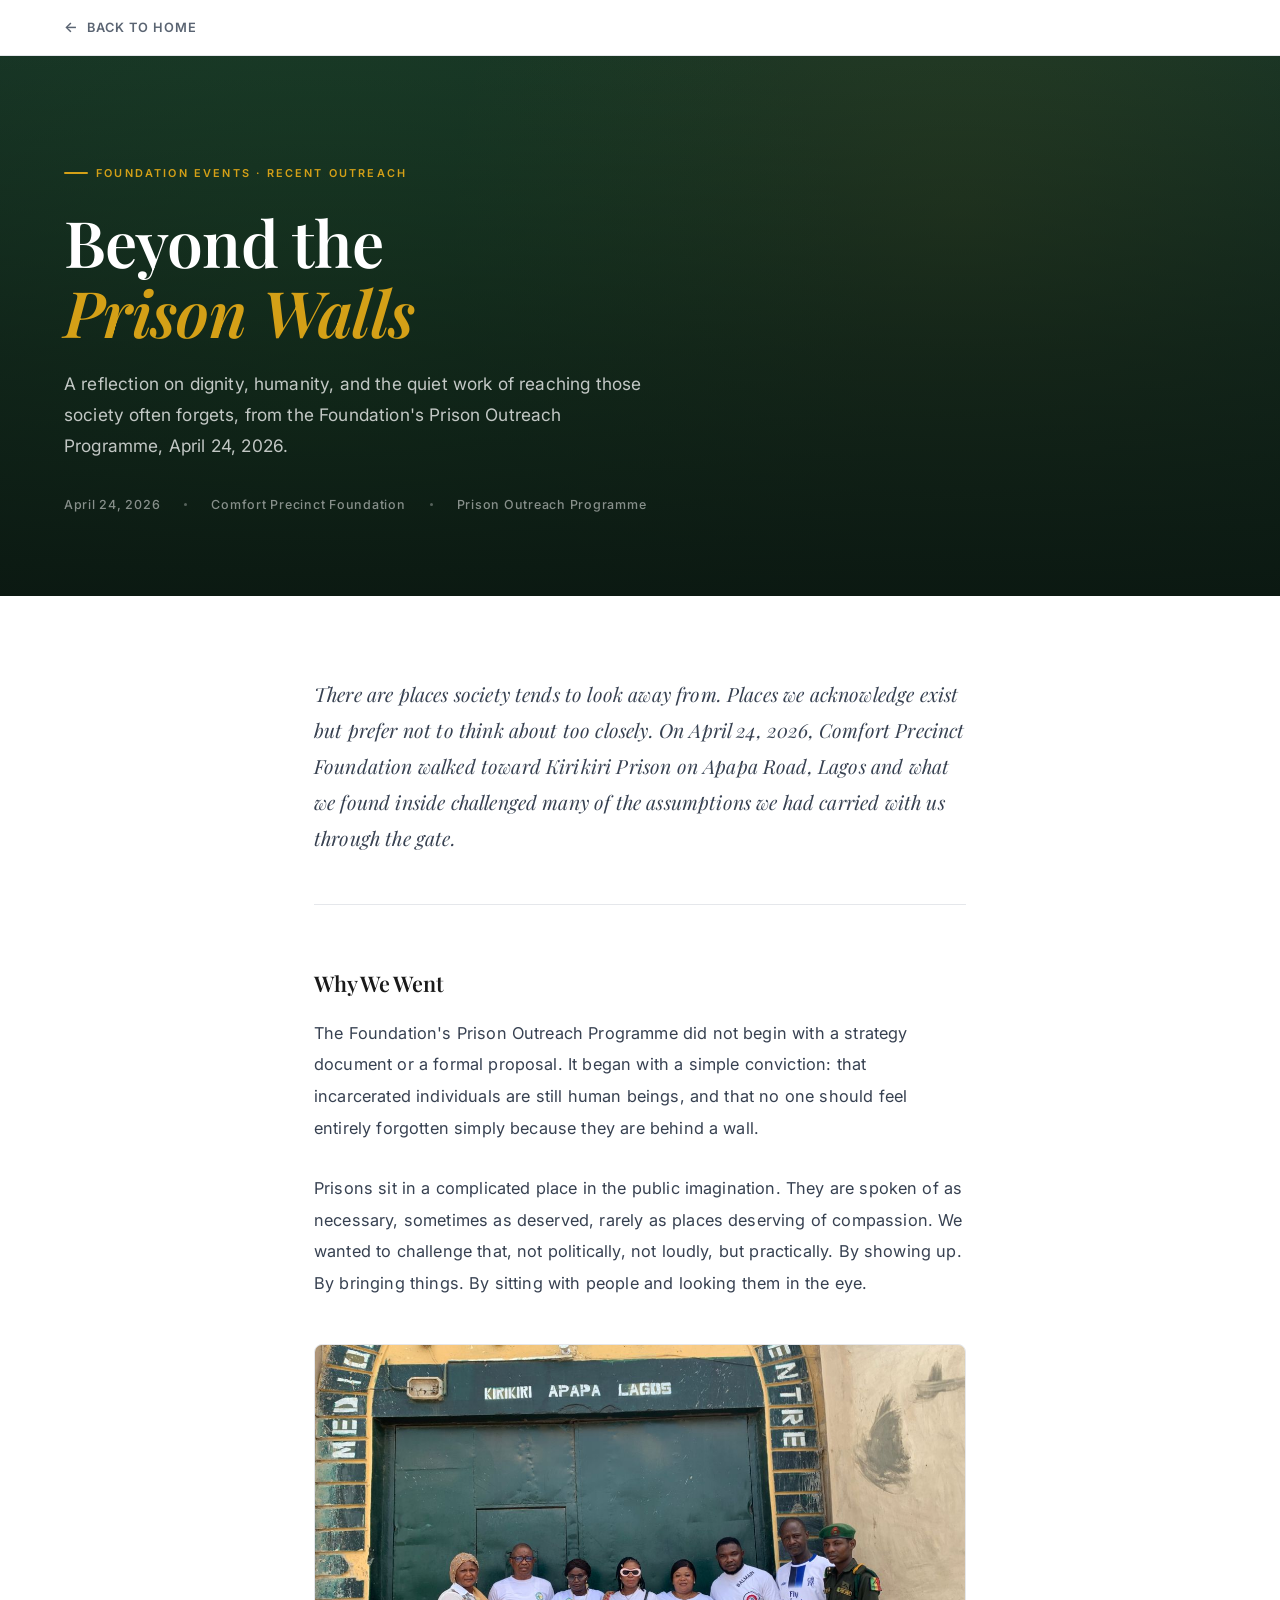
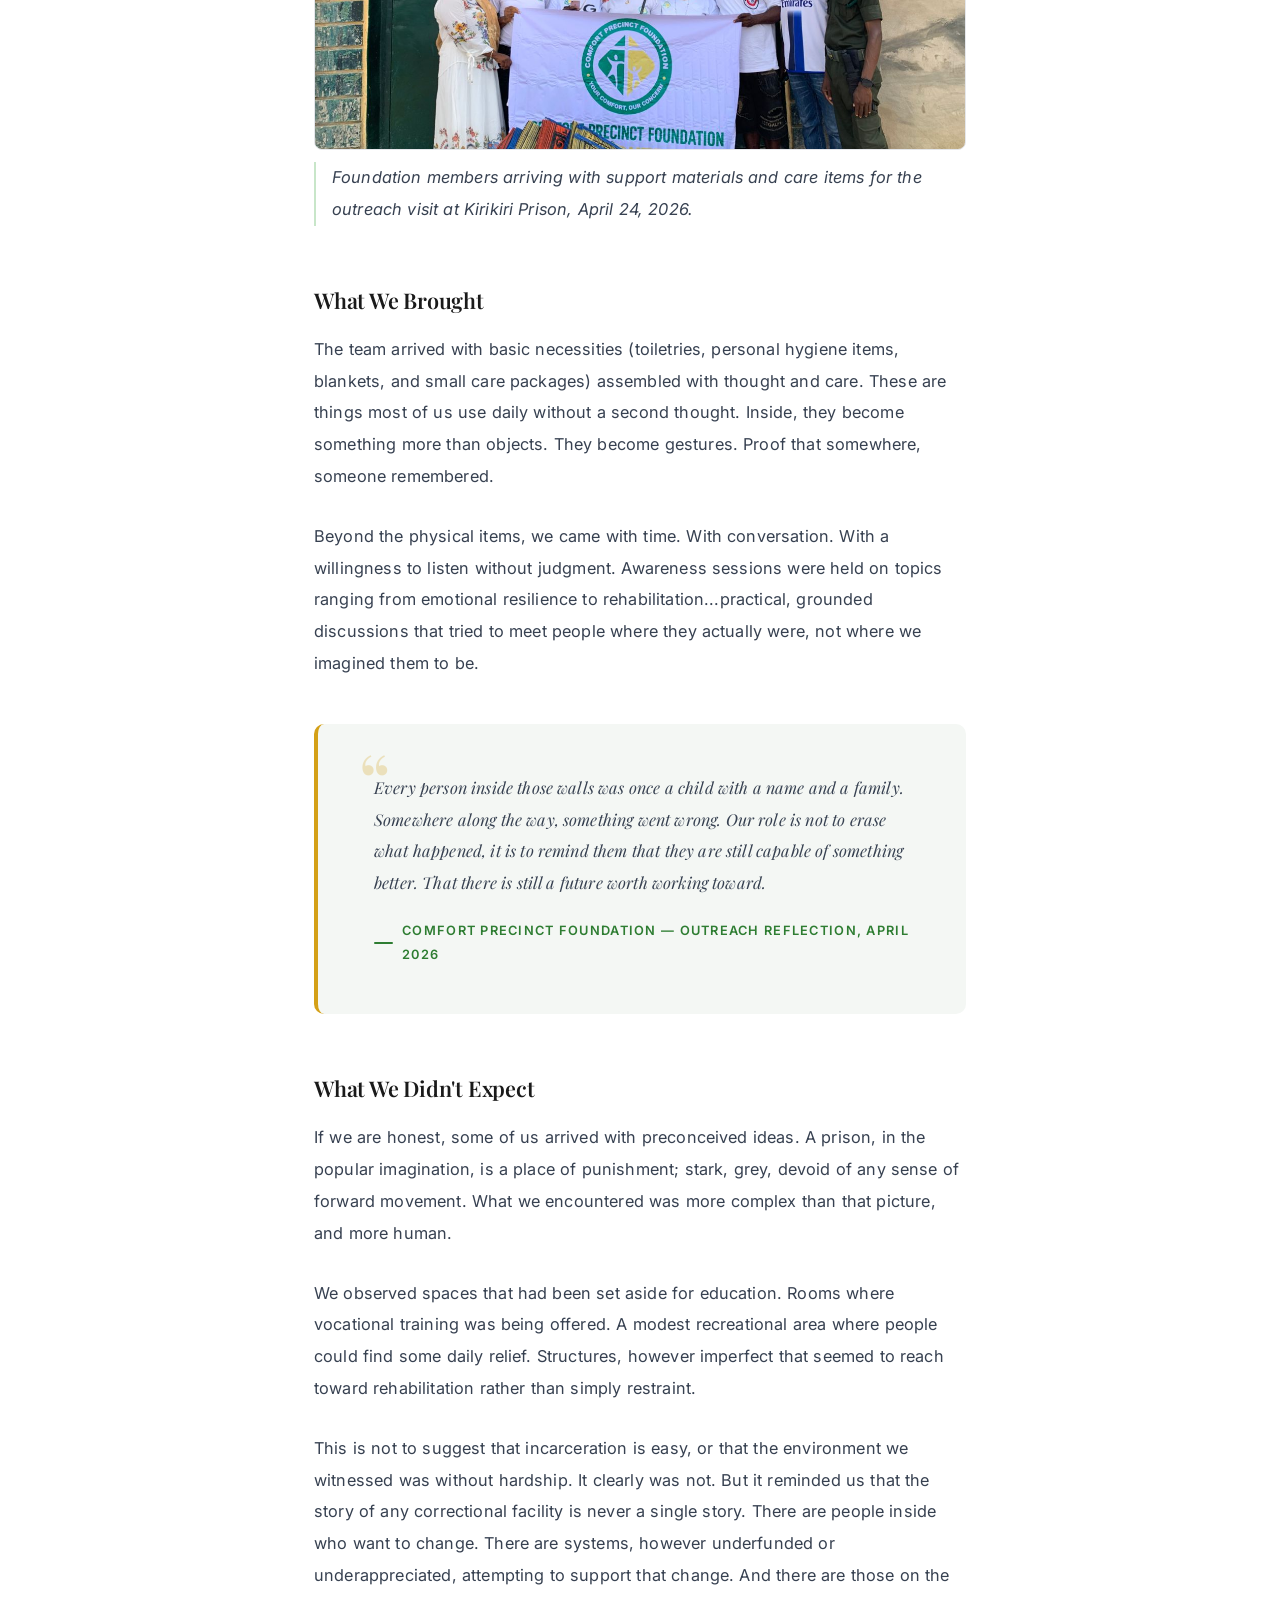
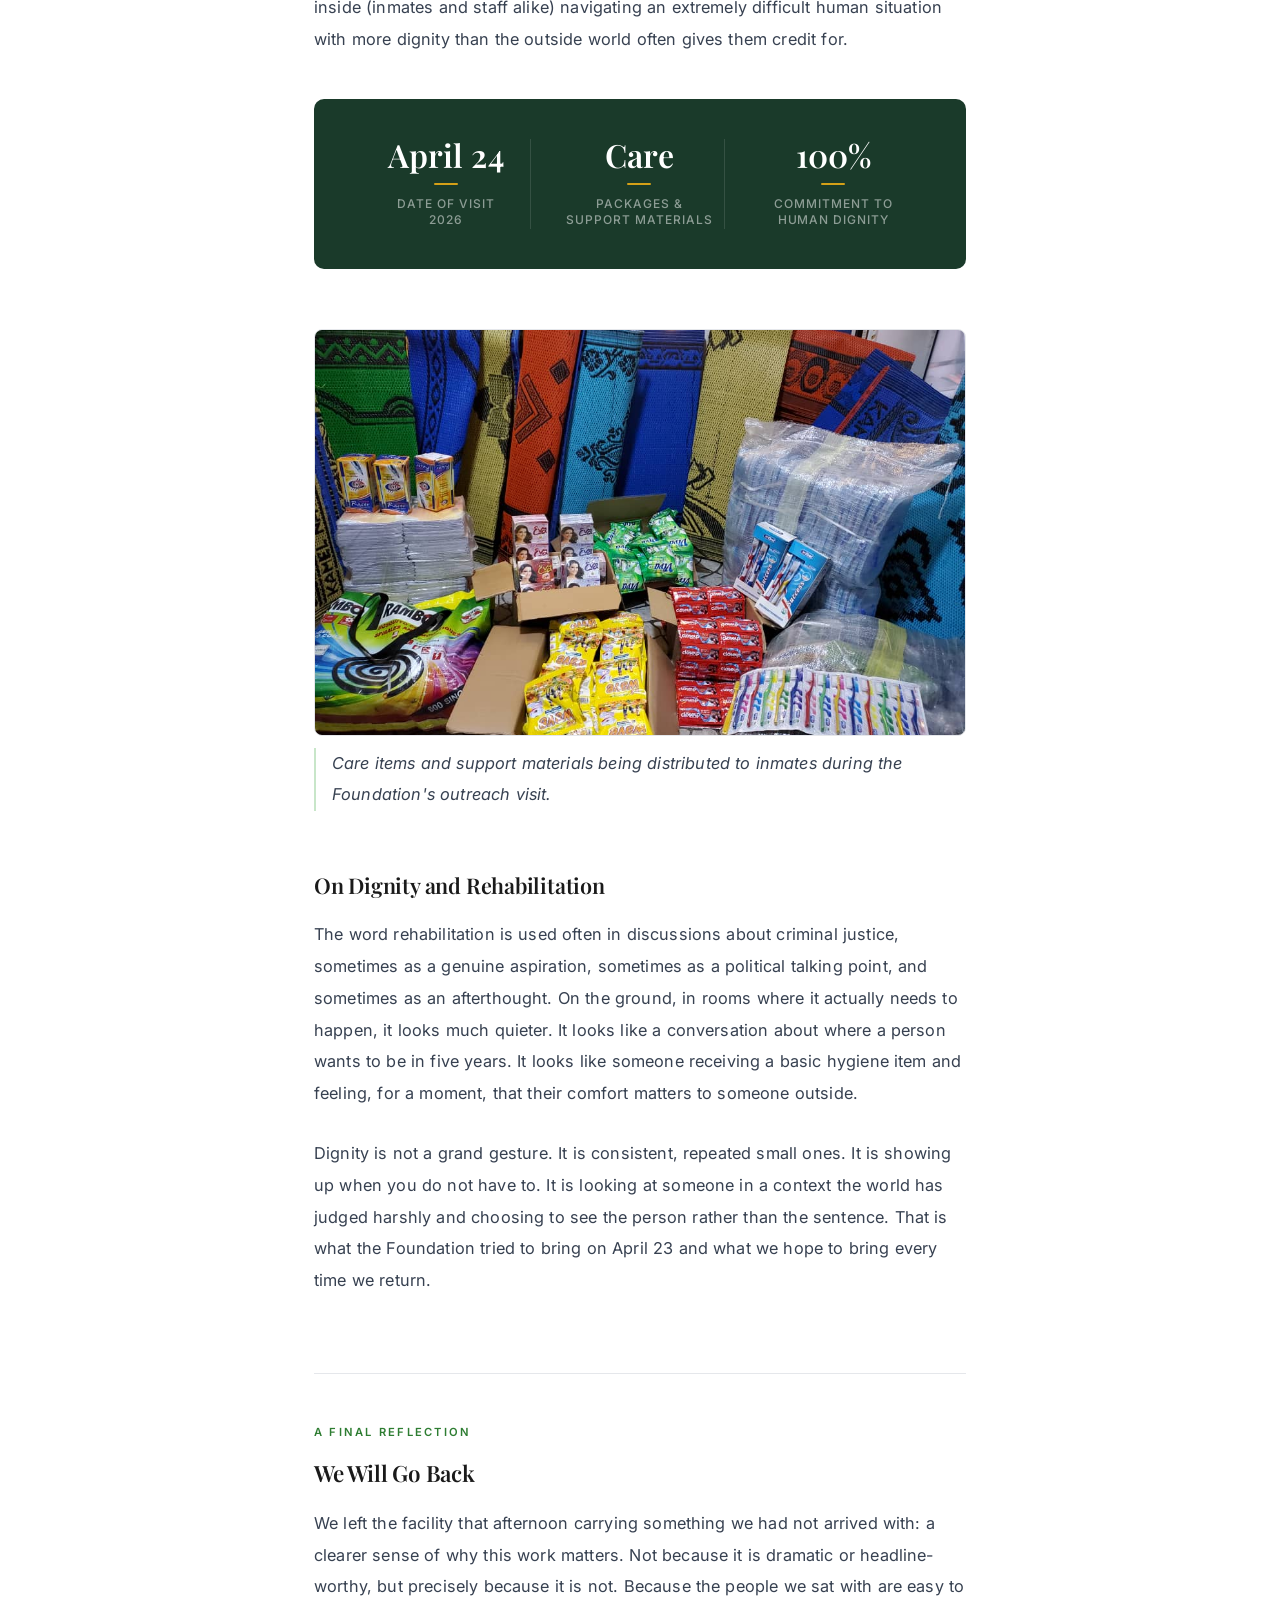
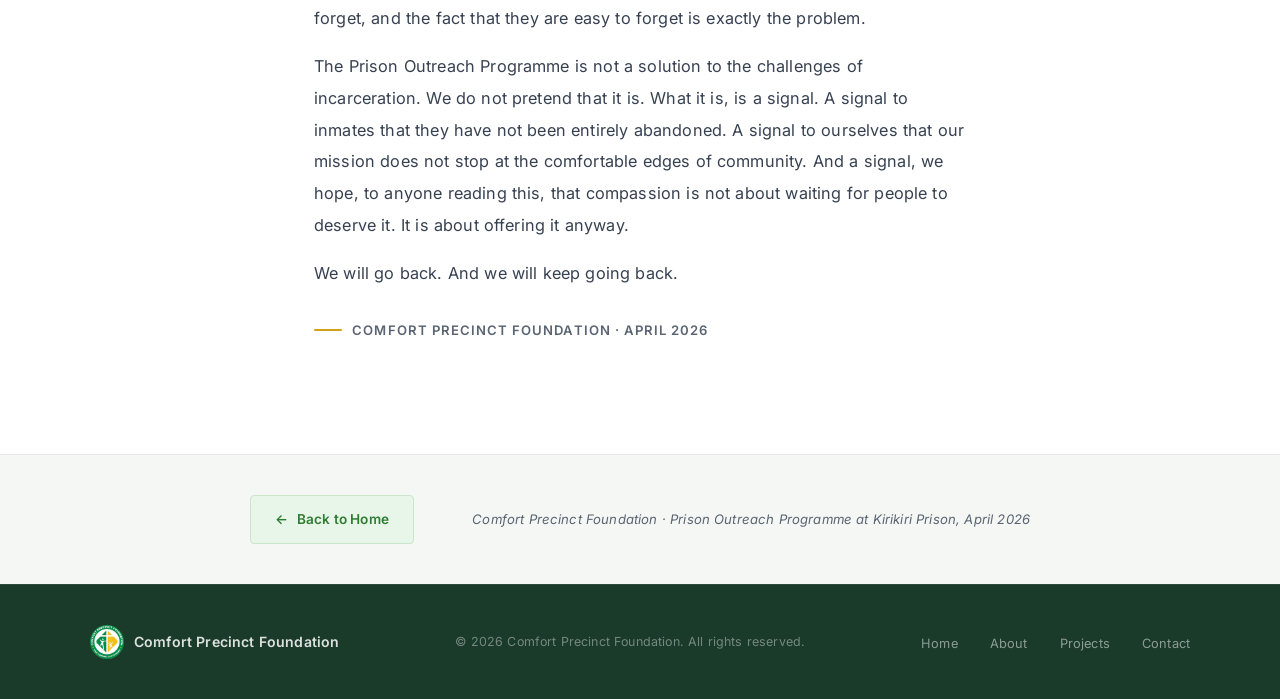
<file: recent-events.html>
<!DOCTYPE html>
<html lang="en">
<head>
  <meta charset="UTF-8" />
  <meta name="viewport" content="width=device-width, initial-scale=1.0" />
  <title>Beyond the Prison Walls — Comfort Precinct Foundation</title>

  <link href="https://fonts.googleapis.com/css2?family=Inter:wght@300;400;500;600&family=Playfair+Display:ital,wght@0,400;0,600;1,400;1,600&display=swap" rel="stylesheet" />

  <style>

    /* ── RESET ── */
    *, *::before, *::after {
      box-sizing: border-box;
      margin: 0;
      padding: 0;
    }

    /* ── CSS VARIABLES — matches site palette exactly ── */
    :root {
      --cream:           #ffffff;
      --charcoal:        #1a1a1a;
      --warm-mid:        #1a3a2a;
      --green:           #2e7d32;
      --green-dark:      #1b5e20;
      --green-light:     #e8f5e9;
      --green-border:    #c8e6c9;
      --muted:           #5a6472;
      --border:          #e5e7eb;
      --yellow:          #d4a017;
      --yellow-light:    #fef9c3;
      --yellow-border:   #fde68a;
      --bg-soft:         #f4f7f4;
      --font-body:       'Inter', sans-serif;
      --font-heading:    'Playfair Display', serif;
    }

    /* ── BASE ── */
    html { scroll-behavior: smooth; }

    body {
      font-family: var(--font-body);
      font-size: 16px;
      line-height: 1.85;
      letter-spacing: 0.01em;
      background-color: var(--cream);
      color: var(--charcoal);
      -webkit-font-smoothing: antialiased;
    }

    p   { font-family: var(--font-body); font-weight: 400; line-height: 1.9; }
    h1, h2, h3, h4 { font-family: var(--font-heading); line-height: 1.2; letter-spacing: -0.01em; }
    a   { text-decoration: none; color: inherit; }
    img { display: block; max-width: 100%; }


    /* ════════════════════════════════
       BACK LINK BAR
       Sits above the hero — gives users
       a clear way back to the homepage.
       Not a navbar; just a quiet signpost.
    ════════════════════════════════ */

    .back-bar {
      background: #ffffff;
      border-bottom: 1px solid var(--border);
      padding: 0 4rem;
      height: 56px;
      display: flex;
      align-items: center;
    }

    .back-bar__link {
      display: inline-flex;
      align-items: center;
      gap: 0.5rem;
      font-family: var(--font-body);
      font-size: 0.8rem;
      font-weight: 600;
      letter-spacing: 0.08em;
      text-transform: uppercase;
      color: var(--muted);
      transition: color 0.2s ease;
    }

    .back-bar__link:hover { color: var(--green); }

    .back-bar__link::before {
      content: '←';
      font-size: 0.9rem;
      transition: transform 0.2s ease;
    }

    .back-bar__link:hover::before {
      transform: translateX(-3px);
    }

    @media (max-width: 768px) {
      .back-bar { padding: 0 1.5rem; }
    }


    /* ════════════════════════════════
       HERO SECTION
       Full-width editorial banner.
       Dark green bg as placeholder — replace with
       a real image by uncommenting the img block.
    ════════════════════════════════ */

    .hero {
      position: relative;
      background-color: var(--warm-mid);
      overflow: hidden;
      min-height: 540px;
      display: flex;
      align-items: flex-end;
    }

    /*
      HERO IMAGE:
      To add a real photo, add this inside .hero before .hero__overlay:
      <img src="images/prison-outreach-hero.jpg"
           alt="Prison Outreach Programme"
           class="hero__img" />

      And the CSS below will handle it:
    */
    .hero__img {
      position: absolute;
      inset: 0;
      width: 100%;
      height: 100%;
      object-fit: cover;
      object-position: center;
      display: block;
    }

    /* Gradient overlay — ensures text readability over any image */
    .hero__overlay {
      position: absolute;
      inset: 0;
      background: linear-gradient(
        to top,
        rgba(10, 22, 16, 0.92) 0%,
        rgba(10, 22, 16, 0.65) 45%,
        rgba(10, 22, 16, 0.2) 100%
      );
      pointer-events: none;
    }

    /* Subtle textured feel for placeholder state */
    .hero::before {
      content: '';
      position: absolute;
      inset: 0;
      background:
        radial-gradient(circle at 25% 60%, rgba(46,125,50,0.25) 0%, transparent 55%),
        radial-gradient(circle at 75% 30%, rgba(212,160,23,0.1) 0%, transparent 50%);
      pointer-events: none;
    }

    .hero__content {
      position: relative;
      z-index: 2;
      max-width: 860px;
      padding: 5rem 4rem 5rem;
    }

    /* Category tag above headline */
    .hero__tag {
      display: inline-flex;
      align-items: center;
      gap: 0.5rem;
      font-family: var(--font-body);
      font-weight: 600;
      font-size: 0.68rem;
      letter-spacing: 0.2em;
      text-transform: uppercase;
      color: var(--yellow);
      margin-bottom: 1.5rem;
    }

    .hero__tag::before {
      content: '';
      display: block;
      width: 24px;
      height: 2px;
      background: var(--yellow);
      border-radius: 2px;
    }

    .hero__headline {
      font-family: var(--font-heading);
      font-weight: 600;
      font-size: clamp(2.4rem, 5vw, 4rem);
      line-height: 1.1;
      color: #ffffff;
      margin-bottom: 1.25rem;
      max-width: 700px;
    }

    .hero__headline em {
      font-style: italic;
      color: var(--yellow);
    }

    .hero__subtext {
      font-family: var(--font-body);
      font-size: 1.08rem;
      font-weight: 400;
      line-height: 1.8;
      color: rgba(255,255,255,0.75);
      max-width: 580px;
      margin-bottom: 2rem;
    }

    /* Date + read time meta row */
    .hero__meta {
      display: flex;
      align-items: center;
      gap: 1.5rem;
      flex-wrap: wrap;
    }

    .hero__meta-item {
      display: flex;
      align-items: center;
      gap: 0.4rem;
      font-family: var(--font-body);
      font-size: 0.78rem;
      font-weight: 500;
      letter-spacing: 0.06em;
      color: rgba(255,255,255,0.5);
    }

    .hero__meta-dot {
      width: 3px;
      height: 3px;
      border-radius: 50%;
      background: rgba(255,255,255,0.3);
    }

    @media (max-width: 768px) {
      .hero { min-height: 420px; }
      .hero__content { padding: 3.5rem 1.5rem 3.5rem; }
      .hero__headline { font-size: clamp(2rem, 6vw, 2.8rem); }
    }

    @media (max-width: 480px) {
      .hero { min-height: 360px; }
      .hero__content { padding: 3rem 1.25rem 3rem; }
    }


    /* ════════════════════════════════
       PAGE LAYOUT — article container
    ════════════════════════════════ */

    .article {
      max-width: 780px;
      margin: 0 auto;
      padding: 5rem 4rem 7rem;
    }

    @media (max-width: 900px) {
      .article { padding: 4rem 2.5rem 6rem; }
    }

    @media (max-width: 600px) {
      .article { padding: 3.5rem 1.5rem 5rem; }
    }


    /* ════════════════════════════════
       INTRO BLOCK
       First paragraph — slightly larger,
       acts as a gentle lead-in to the feature.
    ════════════════════════════════ */

    .article__intro {
      font-family: var(--font-heading);
      font-style: italic;
      font-size: clamp(1.05rem, 2vw, 1.22rem);
      line-height: 1.85;
      color: #374151;
      margin-bottom: 3rem;
      padding-bottom: 3rem;
      border-bottom: 1px solid var(--border);
    }


    /* ════════════════════════════════
       BODY CONTENT — running text
    ════════════════════════════════ */

    .article__body {
      display: flex;
      flex-direction: column;
      gap: 1.75rem;
    }

    .article__body p {
      font-size: 1.02rem;
      line-height: 1.95;
      color: #374151;
    }

    /* Section subheadings within the article body */
    .article__subheading {
      font-family: var(--font-heading);
      font-weight: 600;
      font-size: 1.35rem;
      color: var(--charcoal);
      margin-top: 1rem;
      margin-bottom: -0.5rem;
      line-height: 1.3;
    }

    /* Inline emphasis */
    .article__body strong {
      font-weight: 600;
      color: var(--charcoal);
    }


    /* ════════════════════════════════
       IMAGE BLOCKS — documentary style
       2–3 images placed inline with content.
       Each image is full-width within the
       article column, captioned below.
    ════════════════════════════════ */

    .article__image-block {
      margin: 1rem 0;
    }

    /* Image container — ratio-based for consistency */
    .article__image-wrap {
      width: 100%;
      height: 0;
      padding-bottom: 62%;
      position: relative;
      overflow: hidden;
      border-radius: 8px;
      background: var(--bg-soft);
      border: 1px solid var(--border);
    }

    .article__image-wrap img {
      position: absolute;
      inset: 0;
      width: 100%;
      height: 100%;
      object-fit: cover;
      object-position: center;
      display: block;
    }

    /* Placeholder shown when no image is available */
    .article__image-placeholder {
      position: absolute;
      inset: 0;
      display: flex;
      flex-direction: column;
      align-items: center;
      justify-content: center;
      gap: 0.6rem;
      color: #9ca3af;
    }

    .article__image-placeholder span { font-size: 2.4rem; opacity: 0.4; }

    .article__image-placeholder p {
      font-size: 0.72rem;
      font-weight: 600;
      letter-spacing: 0.1em;
      text-transform: uppercase;
      opacity: 0.5;
    }

    /* Caption below each image */
    .article__image-caption {
      margin-top: 0.75rem;
      font-family: var(--font-body);
      font-size: 0.82rem;
      font-weight: 400;
      line-height: 1.6;
      color: var(--muted);
      font-style: italic;
      padding-left: 1rem;
      border-left: 2px solid var(--green-border);
    }


    /* ════════════════════════════════
       QUOTE BLOCK
       One highlighted reflective quote,
       centred and typographically distinct.
    ════════════════════════════════ */

    .article__quote {
      margin: 1rem 0;
      padding: 3rem 3.5rem;
      background: var(--bg-soft);
      border-radius: 10px;
      border-left: 4px solid var(--yellow);
      position: relative;
    }

    /* Decorative opening quote mark */
    .article__quote::before {
      content: '\201C';
      font-family: var(--font-heading);
      font-size: 5rem;
      line-height: 1;
      color: var(--yellow);
      opacity: 0.25;
      position: absolute;
      top: 1rem;
      left: 2.5rem;
      pointer-events: none;
    }

    .article__quote-text {
      font-family: var(--font-heading);
      font-style: italic;
      font-size: clamp(1.1rem, 2vw, 1.3rem);
      line-height: 1.75;
      color: var(--charcoal);
      position: relative;
      z-index: 1;
      margin-bottom: 1.25rem;
    }

    .article__quote-attr {
      font-family: var(--font-body);
      font-size: 0.8rem;
      font-weight: 600;
      letter-spacing: 0.1em;
      text-transform: uppercase;
      color: var(--green);
      display: flex;
      align-items: center;
      gap: 0.6rem;
    }

    .article__quote-attr::before {
      content: '';
      display: block;
      width: 20px;
      height: 2px;
      background: var(--green);
      border-radius: 2px;
    }

    @media (max-width: 600px) {
      .article__quote { padding: 2.25rem 2rem; }
      .article__quote::before { font-size: 3.5rem; left: 1.5rem; }
    }


    /* ════════════════════════════════
       STAT STRIP
       3 quiet impact numbers — sits
       between body sections.
    ════════════════════════════════ */

    .stat-strip {
      background: var(--warm-mid);
      border-radius: 10px;
      padding: 2.5rem 3rem;
      display: grid;
      grid-template-columns: repeat(3, 1fr);
      gap: 1.5rem;
      margin: 1rem 0;
      text-align: center;
    }

    .stat-strip__item {
      display: flex;
      flex-direction: column;
      gap: 0.3rem;
    }

    /* Dividing lines between stats */
    .stat-strip__item:not(:last-child) {
      border-right: 1px solid rgba(255,255,255,0.12);
    }

    .stat-strip__num {
      font-family: var(--font-heading);
      font-size: 2rem;
      font-weight: 600;
      color: #ffffff;
      line-height: 1;
    }

    .stat-strip__divider {
      width: 24px;
      height: 2px;
      background: var(--yellow);
      border-radius: 2px;
      margin: 0.4rem auto;
    }

    .stat-strip__label {
      font-family: var(--font-body);
      font-size: 0.75rem;
      font-weight: 500;
      letter-spacing: 0.08em;
      text-transform: uppercase;
      color: rgba(255,255,255,0.5);
      line-height: 1.4;
    }

    @media (max-width: 560px) {
      .stat-strip { grid-template-columns: 1fr; padding: 2rem 1.75rem; }
      .stat-strip__item:not(:last-child) { border-right: none; border-bottom: 1px solid rgba(255,255,255,0.1); padding-bottom: 1.25rem; }
    }


    /* ════════════════════════════════
       CLOSING REFLECTION BLOCK
       A warm, personal closing note
       from the Foundation.
    ════════════════════════════════ */

    .closing-block {
      margin-top: 3rem;
      padding-top: 3rem;
      border-top: 1px solid var(--border);
    }

    .closing-block__eyebrow {
      font-family: var(--font-body);
      font-weight: 600;
      font-size: 0.7rem;
      letter-spacing: 0.2em;
      text-transform: uppercase;
      color: var(--green);
      margin-bottom: 1rem;
      display: block;
    }

    .closing-block__heading {
      font-family: var(--font-heading);
      font-weight: 600;
      font-size: 1.4rem;
      color: var(--charcoal);
      margin-bottom: 1.25rem;
      line-height: 1.3;
    }

    .closing-block__text {
      font-size: 1rem;
      line-height: 1.95;
      color: #374151;
      margin-bottom: 1rem;
    }

    .closing-block__sign {
      display: flex;
      align-items: center;
      gap: 0.65rem;
      margin-top: 1.75rem;
      font-family: var(--font-body);
      font-size: 0.82rem;
      font-weight: 600;
      letter-spacing: 0.08em;
      text-transform: uppercase;
      color: var(--muted);
    }

    .closing-block__sign::before {
      content: '';
      display: block;
      width: 28px;
      height: 2px;
      background: var(--yellow);
      border-radius: 2px;
    }


    /* ════════════════════════════════
       BACK / SHARE STRIP
       Clean bottom navigation back
       to the main site.
    ════════════════════════════════ */

    .page-nav {
      background: var(--bg-soft);
      border-top: 1px solid var(--border);
      padding: 2.5rem 4rem;
    }

    .page-nav__inner {
      max-width: 780px;
      margin: 0 auto;
      display: flex;
      align-items: center;
      justify-content: space-between;
      flex-wrap: wrap;
      gap: 1rem;
    }

    .page-nav__back {
      display: inline-flex;
      align-items: center;
      gap: 0.55rem;
      font-family: var(--font-body);
      font-weight: 600;
      font-size: 0.85rem;
      color: var(--green);
      border: 1.5px solid var(--green-border);
      background: var(--green-light);
      padding: 0.7rem 1.5rem;
      border-radius: 4px;
      transition: background 0.2s ease, border-color 0.2s ease;
    }

    .page-nav__back::before { content: '←'; }
    .page-nav__back:hover { background: #d4edda; border-color: var(--green); }

    .page-nav__note {
      font-size: 0.82rem;
      color: var(--muted);
      font-style: italic;
    }

    @media (max-width: 600px) {
      .page-nav { padding: 2rem 1.5rem; }
      .page-nav__inner { flex-direction: column; align-items: flex-start; }
    }


    /* ════════════════════════════════
       FOOTER — matches site footer exactly
    ════════════════════════════════ */

    .footer {
      background-color: var(--warm-mid);
      padding: 2.5rem 4rem;
      border-top: 1px solid rgba(255,255,255,0.08);
    }

    .footer__inner {
      max-width: 1100px;
      margin: 0 auto;
      display: flex;
      align-items: center;
      justify-content: space-between;
      flex-wrap: wrap;
      gap: 1.5rem;
    }

    .footer__brand { display: flex; align-items: center; gap: 10px; }
    .footer__logo { width: 34px; height: 34px; border-radius: 50%; object-fit: contain; }
    .footer__name { font-weight: 600; font-size: 0.88rem; color: rgba(255,255,255,0.85); }
    .footer__copy { font-size: 0.78rem; color: rgba(255,255,255,0.4); }

    .footer__links { display: flex; gap: 2rem; list-style: none; }
    .footer__links a { font-size: 0.8rem; color: rgba(255,255,255,0.5); transition: color 0.2s ease; }
    .footer__links a:hover { color: rgba(255,255,255,0.9); }

    @media (max-width: 600px) {
      .footer { padding: 2rem 1.5rem; }
      .footer__inner { flex-direction: column; align-items: flex-start; }
    }

  </style>
</head>
<body>

  <!-- ════════════════════════════════
       BACK LINK BAR
       Not a navbar — quiet signpost back to home.
  ════════════════════════════════ -->
  <div class="back-bar">
    <a href="index.html" class="back-bar__link">Back to Home</a>
  </div>


  <!-- ════════════════════════════════
       HERO
  ════════════════════════════════ -->
  <header class="hero">

    <!--
      HERO IMAGE:
      Add a real outreach photo by inserting this before .hero__overlay:
      <img src="images/prison-outreach-april-2026.jpg"
           alt="CPF Prison Outreach Programme, April 2026"
           class="hero__img" />
    -->
    <div class="hero__overlay"></div>

    <div class="hero__content">

      <span class="hero__tag">Foundation Events · Recent Outreach</span>

      <h1 class="hero__headline">
        Beyond the<br>
        <em>Prison Walls</em>
      </h1>

      <p class="hero__subtext">
        A reflection on dignity, humanity, and the quiet work of
        reaching those society often forgets, from the Foundation's
        Prison Outreach Programme, April 24, 2026.
      </p>

      <div class="hero__meta">
        <span class="hero__meta-item">April 24, 2026</span>
        <span class="hero__meta-dot"></span>
        <span class="hero__meta-item">Comfort Precinct Foundation</span>
        <span class="hero__meta-dot"></span>
        <span class="hero__meta-item">Prison Outreach Programme</span>
      </div>

    </div>
  </header>


  <!-- ════════════════════════════════
       ARTICLE BODY
  ════════════════════════════════ -->
  <main class="article">

    <!-- ── Opening paragraph — italic lead ── -->
    <p class="article__intro">
      There are places society tends to look away from. Places we acknowledge exist
      but prefer not to think about too closely. On April 24, 2026, Comfort Precinct
      Foundation walked toward Kirikiri Prison on Apapa Road, Lagos and what we found inside
      challenged many of the assumptions we had carried with us through the gate.
    </p>


    <!-- ── Body content ── -->
    <div class="article__body">

      <h2 class="article__subheading">Why We Went</h2>

      <p>
        The Foundation's Prison Outreach Programme did not begin with a strategy
        document or a formal proposal. It began with a simple conviction: that
        incarcerated individuals are still human beings, and that no one should
        feel entirely forgotten simply because they are behind a wall.
      </p>

      <p>
        Prisons sit in a complicated place in the public imagination. They are
        spoken of as necessary, sometimes as deserved, rarely as places deserving
        of compassion. We wanted to challenge that, not politically, not loudly,
        but practically. By showing up. By bringing things. By sitting with people
        and looking them in the eye.
      </p>


      <!-- Image 1 -->
      <div class="article__image-block">
        <div class="article__image-wrap">
          <!--
            Replace placeholder with real photo:
           
          -->
          <div class="article__image-placeholder">
             <img src="images/WhatsApp Image 2026-04-24 at 15.55.08.jpeg"
                 alt="Foundation members arriving at the facility" />
          </div>
        </div>
        <p class="article__image-caption">
          Foundation members arriving with support materials and care items for the
          outreach visit at Kirikiri Prison, April 24, 2026.
        </p>
      </div>


      <h2 class="article__subheading">What We Brought</h2>

      <p>
        The team arrived with basic necessities (toiletries, personal hygiene items,
        blankets, and small care packages) assembled with thought and care. These are
        things most of us use daily without a second thought. Inside, they become
        something more than objects. They become gestures. Proof that somewhere,
        someone remembered.
      </p>

      <p>
        Beyond the physical items, we came with time. With conversation. With a
        willingness to listen without judgment. Awareness sessions were held on
        topics ranging from emotional resilience to rehabilitation...practical,
        grounded discussions that tried to meet people where they actually were,
        not where we imagined them to be.
      </p>


      <!-- Quote block -->
      <div class="article__quote">
        <p class="article__quote-text">
          Every person inside those walls was once a child with a name and a family.
          Somewhere along the way, something went wrong. Our role is not to erase
          what happened, it is to remind them that they are still capable of
          something better. That there is still a future worth working toward.
        </p>
        <span class="article__quote-attr">Comfort Precinct Foundation — Outreach Reflection, April 2026</span>
      </div>


      <h2 class="article__subheading">What We Didn't Expect</h2>

      <p>
        If we are honest, some of us arrived with preconceived ideas. A prison,
        in the popular imagination, is a place of punishment; stark, grey,
        devoid of any sense of forward movement. What we encountered was more
        complex than that picture, and more human.
      </p>

      <p>
        We observed spaces that had been set aside for education. Rooms where
        vocational training was being offered. A modest recreational area where
        people could find some daily relief. Structures, however imperfect
        that seemed to reach toward rehabilitation rather than simply restraint.
      </p>

      <p>
        This is not to suggest that incarceration is easy, or that the environment
        we witnessed was without hardship. It clearly was not. But it reminded
        us that the story of any correctional facility is never a single story.
        There are people inside who want to change. There are systems, however
        underfunded or underappreciated, attempting to support that change.
        And there are those on the inside (inmates and staff alike) navigating
        an extremely difficult human situation with more dignity than the outside
        world often gives them credit for.
      </p>


      <!-- Stat strip -->
      <div class="stat-strip">
        <div class="stat-strip__item">
          <span class="stat-strip__num">April 24</span>
          <div class="stat-strip__divider"></div>
          <span class="stat-strip__label">Date of Visit<br>2026</span>
        </div>
        <div class="stat-strip__item">
          <span class="stat-strip__num">Care</span>
          <div class="stat-strip__divider"></div>
          <span class="stat-strip__label">Packages &amp;<br>Support Materials</span>
        </div>
        <div class="stat-strip__item">
          <span class="stat-strip__num">100%</span>
          <div class="stat-strip__divider"></div>
          <span class="stat-strip__label">Commitment to<br>Human Dignity</span>
        </div>
      </div>


      <!-- Image 2 -->
      <div class="article__image-block">
        <div class="article__image-wrap">
          <!--
            Replace placeholder with real photo:
            
          -->
          <div class="article__image-placeholder">
            <img src="images/WhatsApp Image 2026-04-24 at 15.55.05.jpeg"
                 alt="Care items being distributed during the outreach visit" />
          </div>
        </div>
        <p class="article__image-caption">
          Care items and support materials being distributed to inmates during
          the Foundation's outreach visit.
        </p>
      </div>


      <h2 class="article__subheading">On Dignity and Rehabilitation</h2>

      <p>
        The word rehabilitation is used often in discussions about criminal justice,
        sometimes as a genuine aspiration, sometimes as a political talking point,
        and sometimes as an afterthought. On the ground, in rooms where it actually
        needs to happen, it looks much quieter. It looks like a conversation about
        where a person wants to be in five years. It looks like someone receiving a
        basic hygiene item and feeling, for a moment, that their comfort matters to
        someone outside.
      </p>

      <p>
        Dignity is not a grand gesture. It is consistent, repeated small ones.
        It is showing up when you do not have to. It is looking at someone in a
        context the world has judged harshly and choosing to see the person
        rather than the sentence. That is what the Foundation tried to bring
        on April 23 and what we hope to bring every time we return.
      </p>


      <!-- Closing reflection -->
      <div class="closing-block">

        <span class="closing-block__eyebrow">A Final Reflection</span>
        <h2 class="closing-block__heading">We Will Go Back</h2>

        <p class="closing-block__text">
          We left the facility that afternoon carrying something we had not arrived with:
          a clearer sense of why this work matters. Not because it is dramatic or
          headline-worthy, but precisely because it is not. Because the people we sat
          with are easy to forget, and the fact that they are easy to forget is exactly
          the problem.
        </p>

        <p class="closing-block__text">
          The Prison Outreach Programme is not a solution to the challenges of
          incarceration. We do not pretend that it is. What it is, is a signal.
          A signal to inmates that they have not been entirely abandoned.
          A signal to ourselves that our mission does not stop at the comfortable
          edges of community. And a signal, we hope, to anyone reading this,
          that compassion is not about waiting for people to deserve it.
          It is about offering it anyway.
        </p>

        <p class="closing-block__text">
          We will go back. And we will keep going back.
        </p>

        <span class="closing-block__sign">Comfort Precinct Foundation · April 2026</span>

      </div>

    </div>
    <!-- end .article__body -->

  </main>


  <!-- ════════════════════════════════
       BOTTOM PAGE NAV
  ════════════════════════════════ -->
  <div class="page-nav">
    <div class="page-nav__inner">
      <a href="index.html" class="page-nav__back">Back to Home</a>
      <span class="page-nav__note">
        Comfort Precinct Foundation · Prison Outreach Programme at Kirikiri Prison, April 2026
      </span>
    </div>
  </div>


  <!-- ════════════════════════════════
       FOOTER
  ════════════════════════════════ -->
  <footer class="footer">
    <div class="footer__inner">

      <div class="footer__brand">
        <img src="images/WhatsApp Image 2026-04-01 at 20.40.00 (1).jpeg"
             alt="Comfort Precinct Foundation logo"
             class="footer__logo" />
        <span class="footer__name">Comfort Precinct Foundation</span>
      </div>

      <p class="footer__copy">&copy; 2026 Comfort Precinct Foundation. All rights reserved.</p>

      <ul class="footer__links">
        <li><a href="index.html">Home</a></li>
        <li><a href="about.html">About</a></li>
        <li><a href="projects.html">Projects</a></li>
        <li><a href="contact.html">Contact</a></li>
      </ul>

    </div>
  </footer>

</body>
</html>
</file>
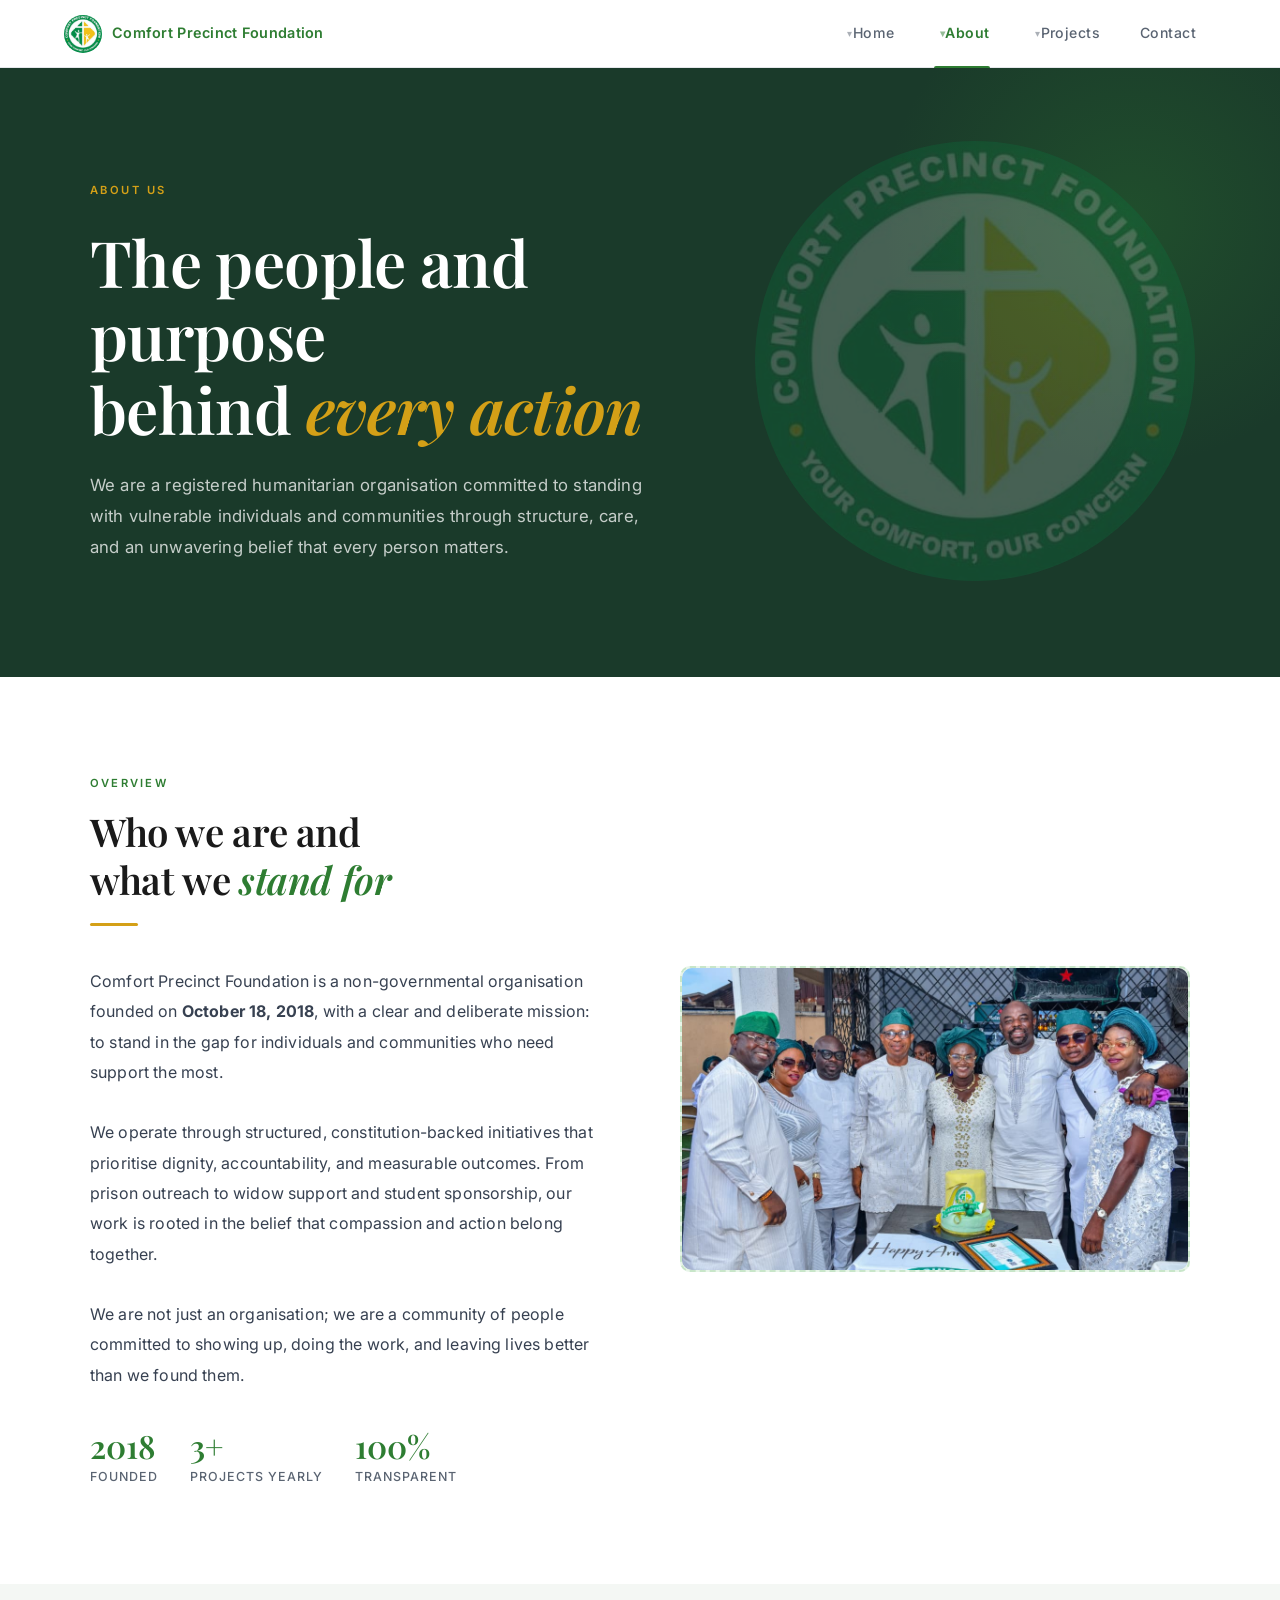
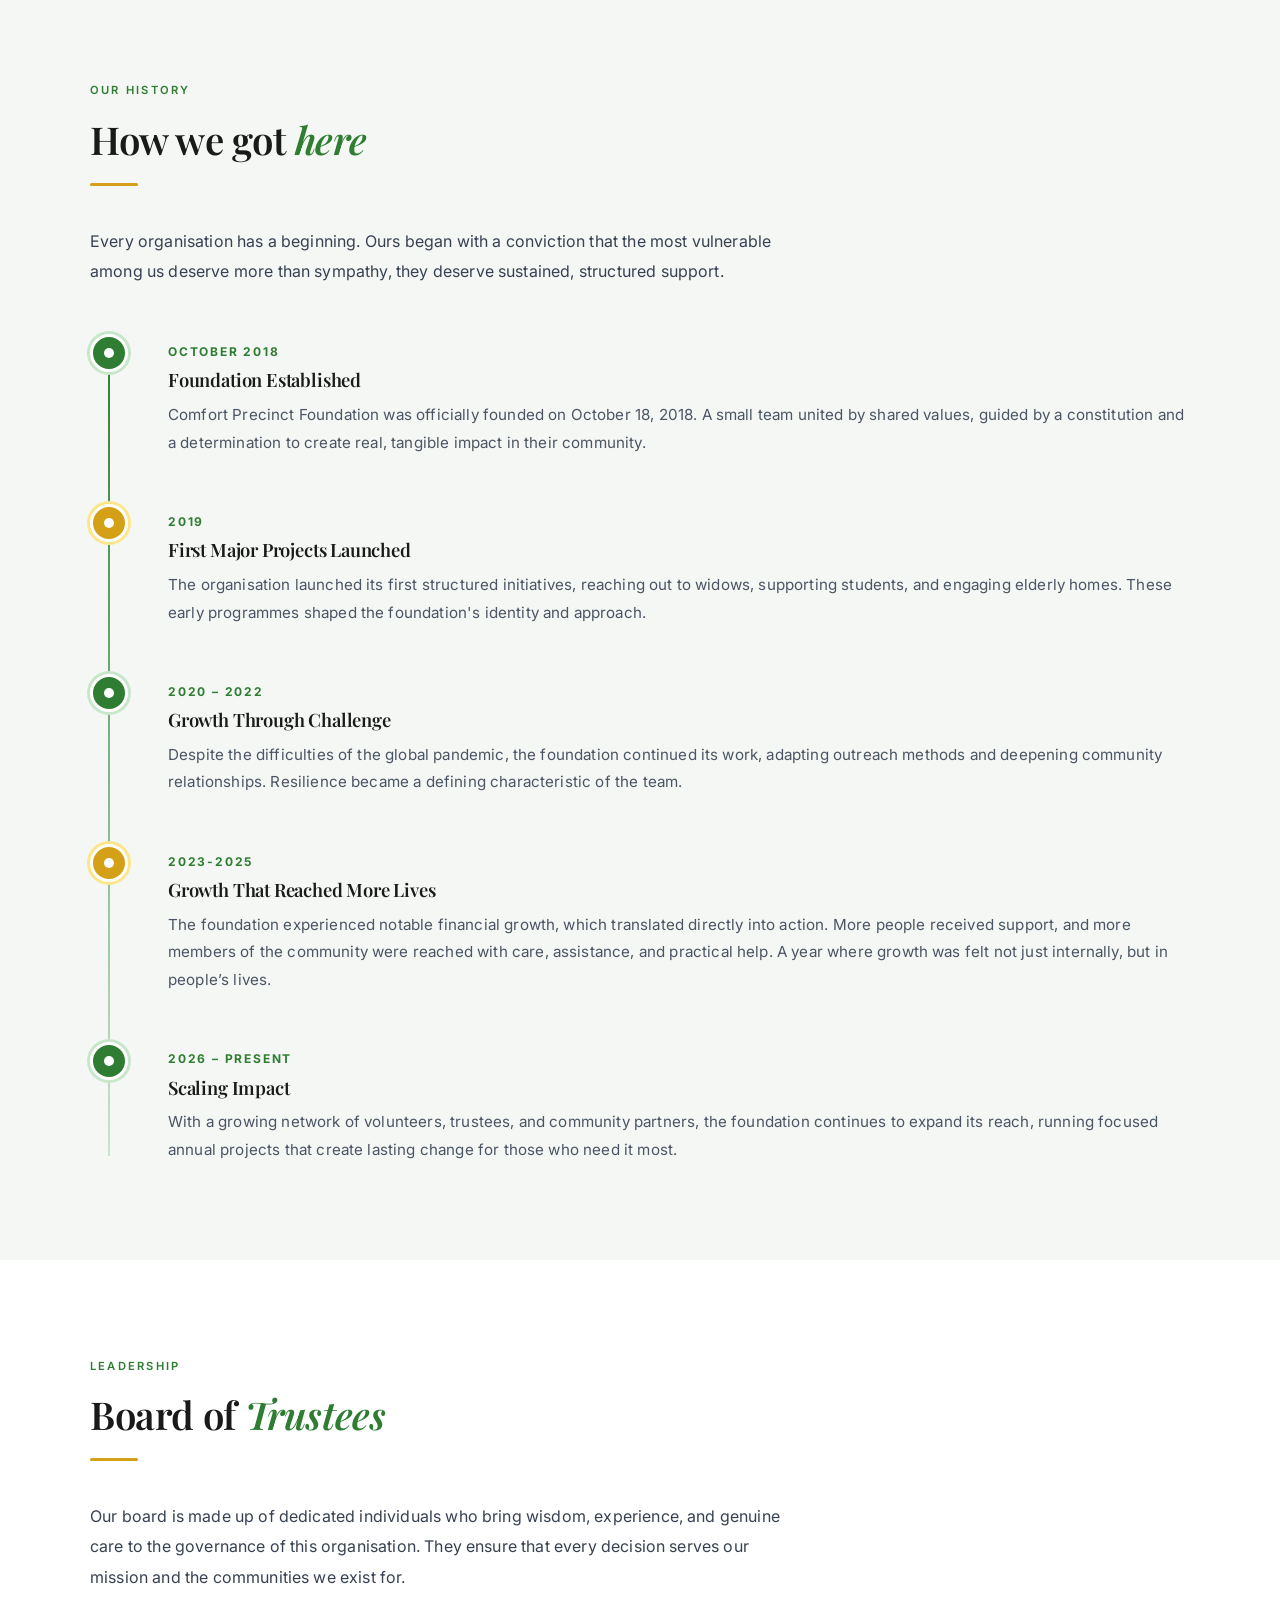
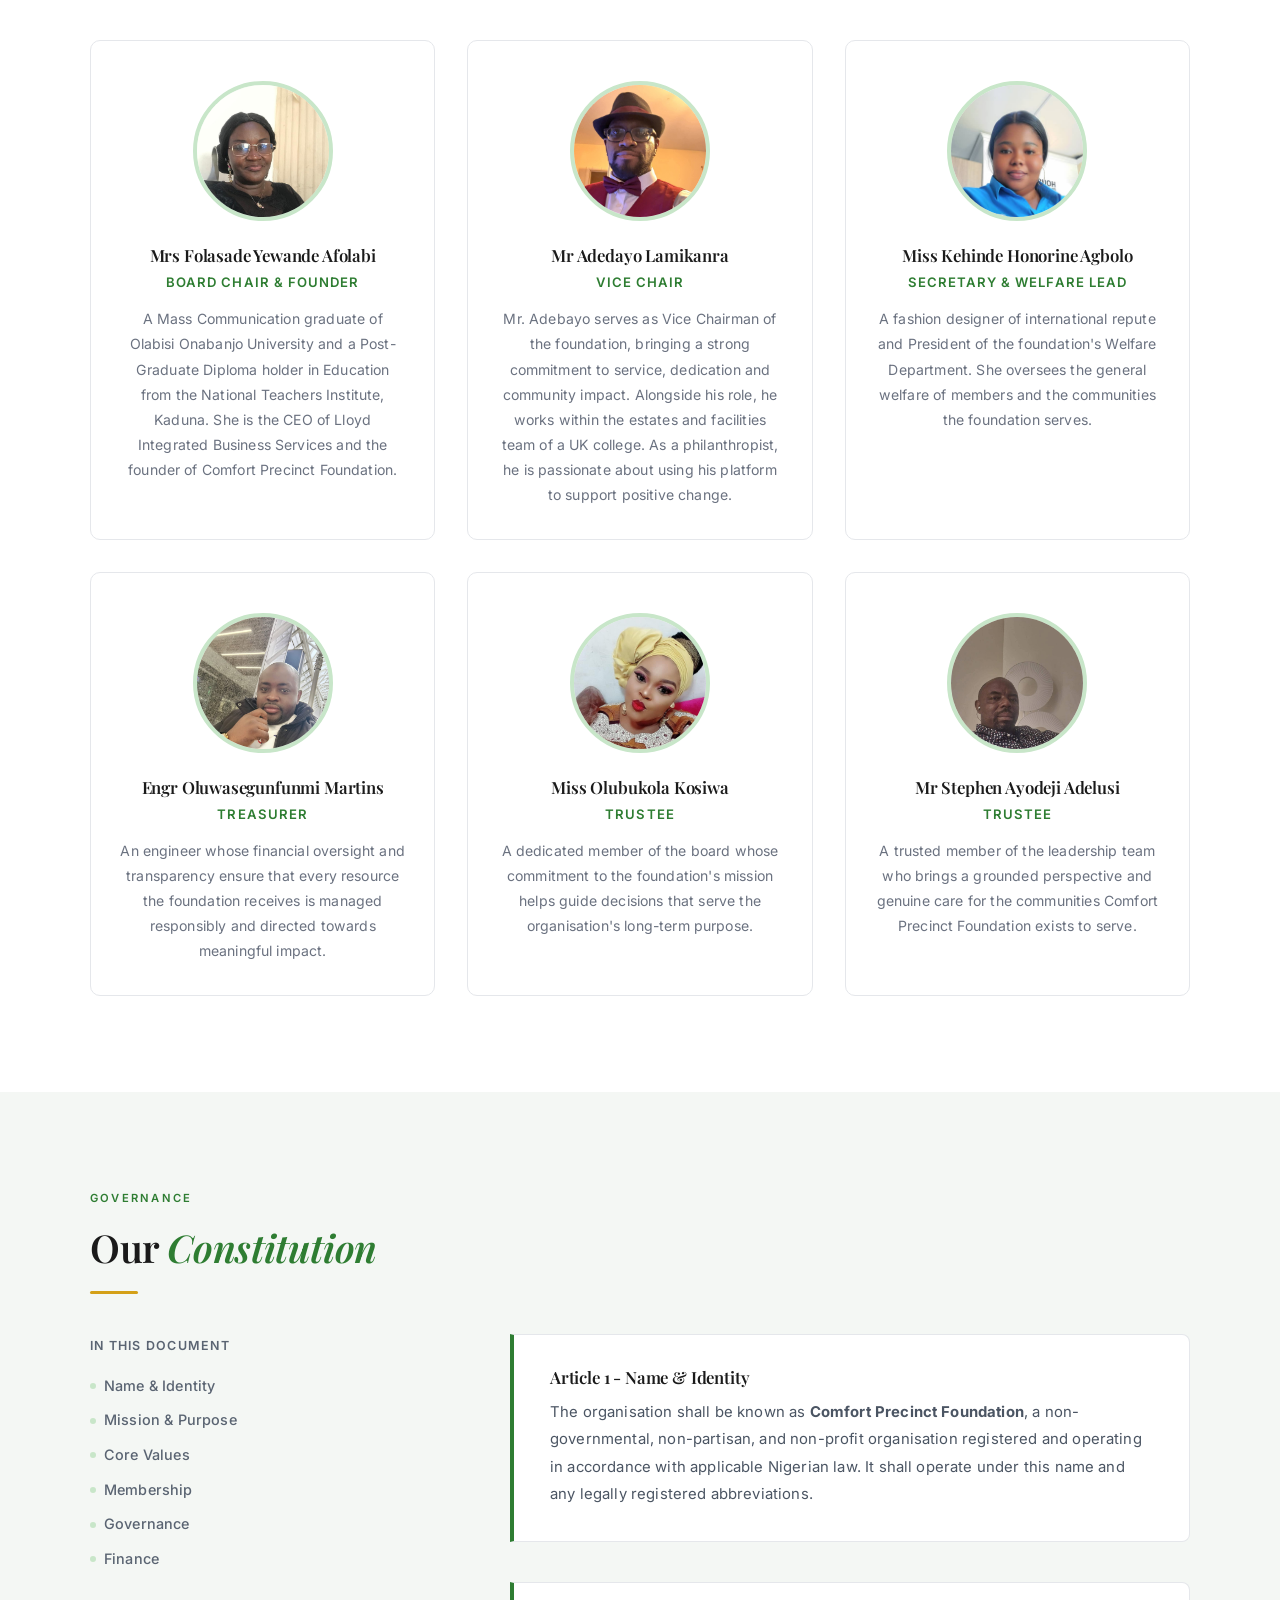
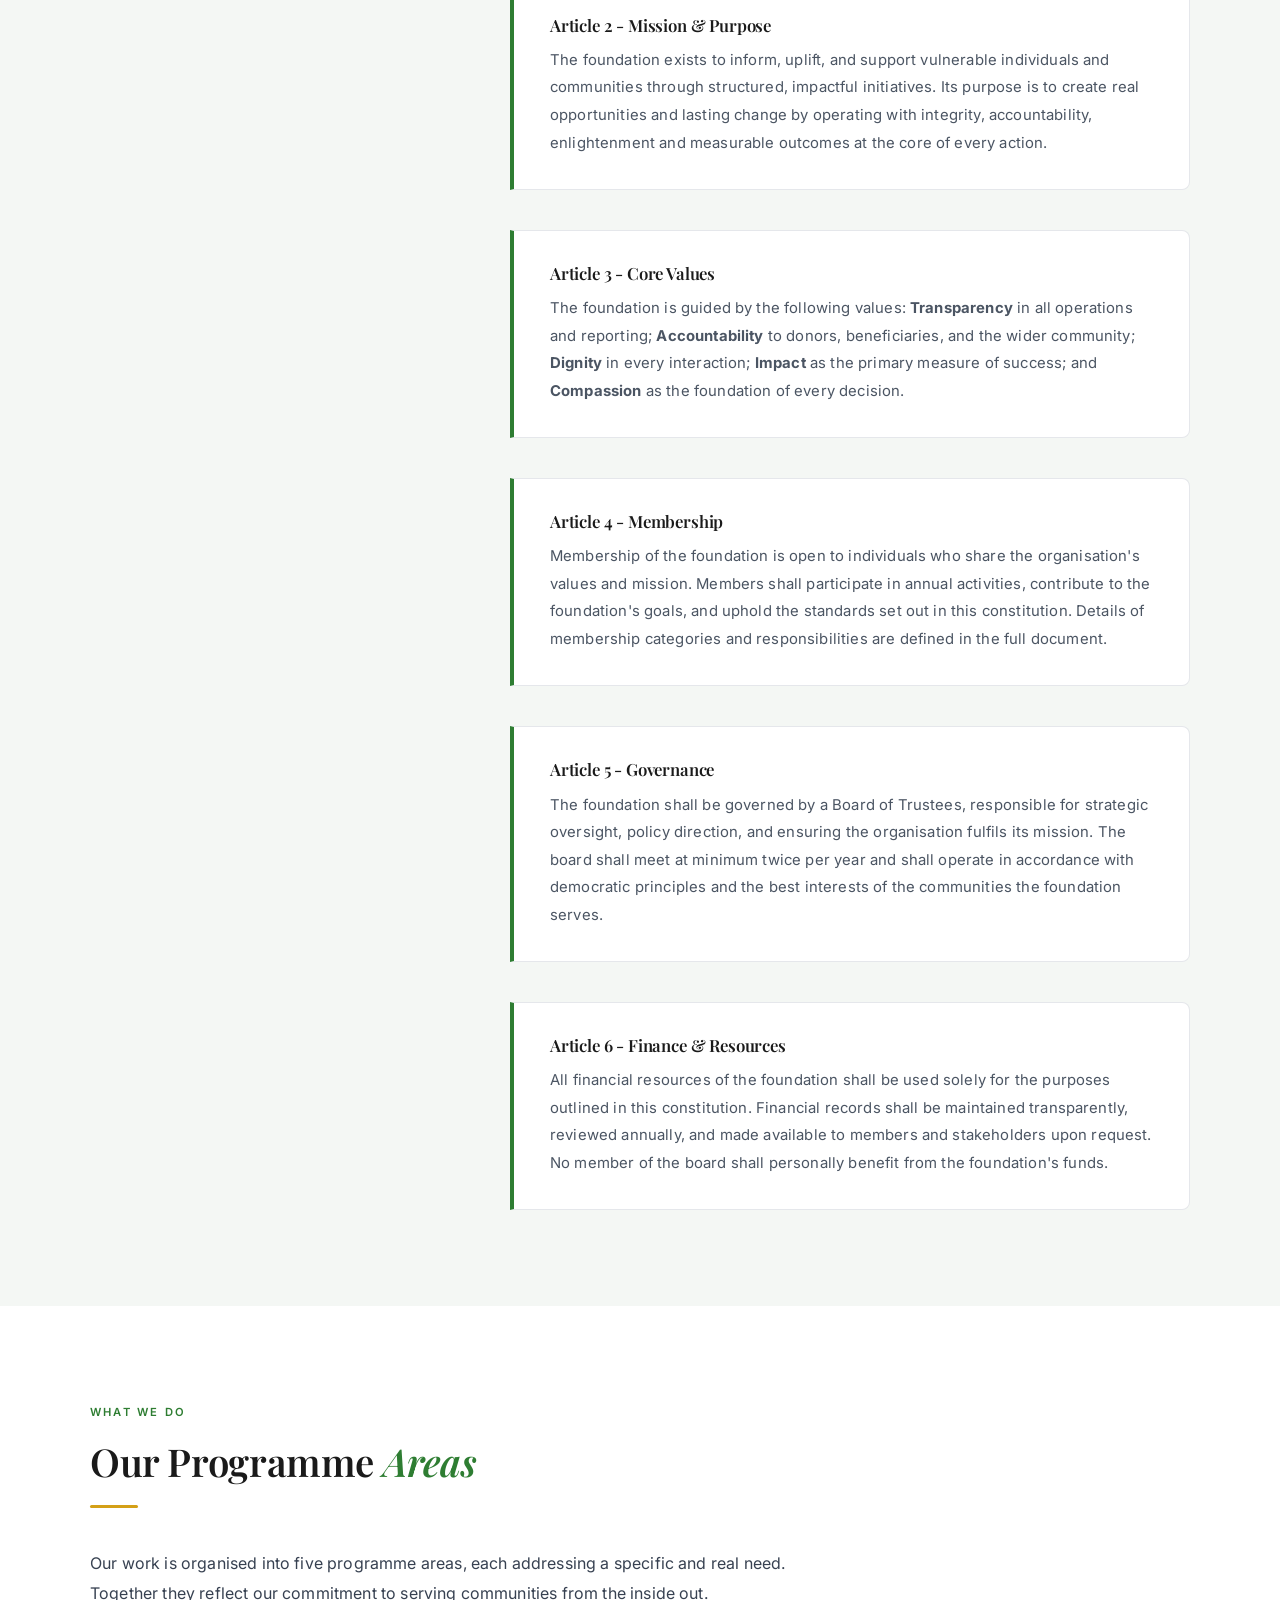
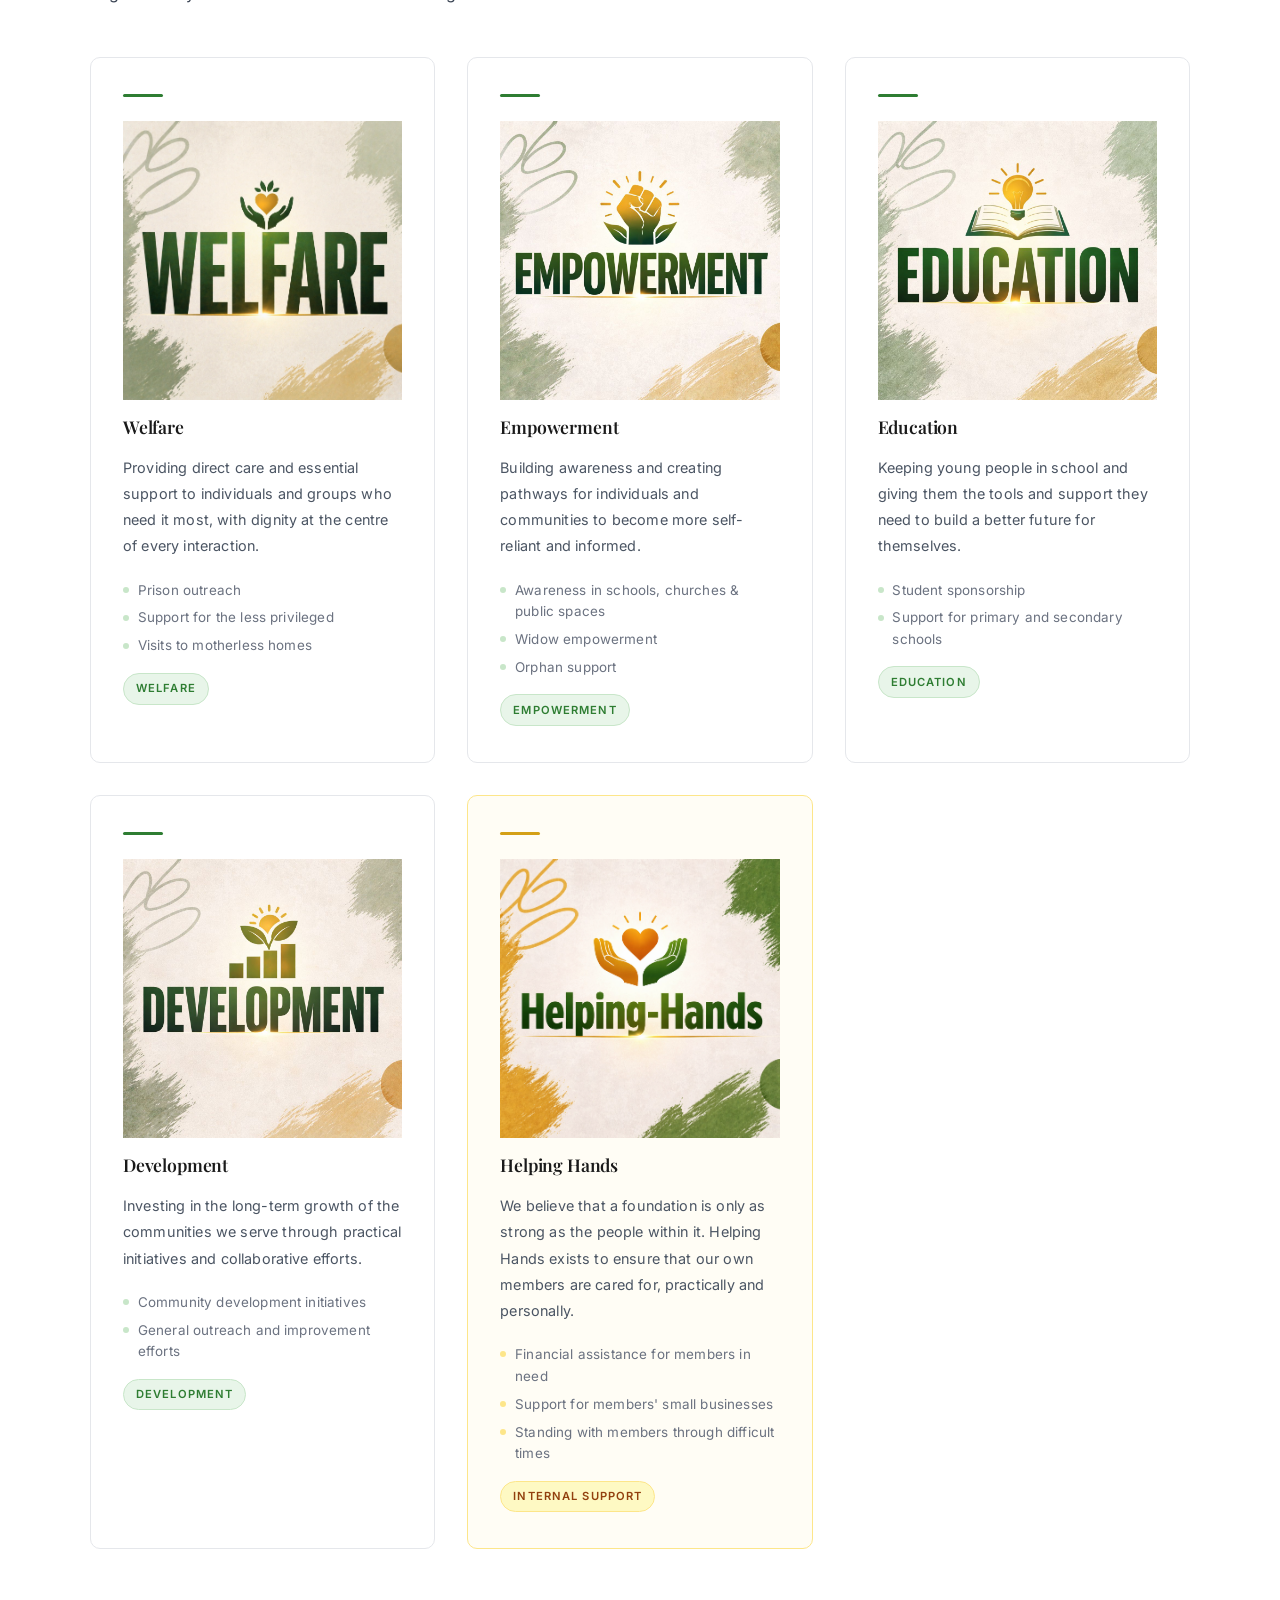
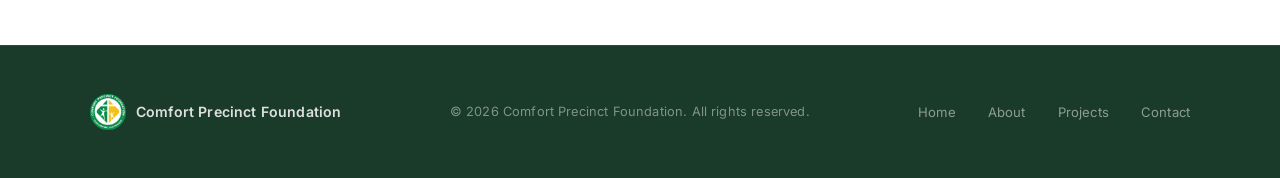
<file: New folder/about.html>
<!DOCTYPE html>
<html lang="en">
<head>
  <meta charset="UTF-8" />
  <meta name="viewport" content="width=device-width, initial-scale=1.0" />
  <title>About Us — Comfort Precinct Foundation</title>

  <link href="https://fonts.googleapis.com/css2?family=Inter:wght@300;400;500;600&family=Playfair+Display:wght@400;600&display=swap" rel="stylesheet" />

  <style>

    /* ── RESET ── */
    *, *::before, *::after {
      box-sizing: border-box;
      margin: 0;
      padding: 0;
    }

    /* ── CSS VARIABLES ── */
    :root {
      --cream: #ffffff;
      --charcoal: #1a1a1a;
      --warm-mid: #1a3a2a;
      --green: #2e7d32;
      --green-dark: #1b5e20;
      --green-light: #e8f5e9;
      --green-border: #c8e6c9;
      --muted: #5a6472;
      --border: #e5e7eb;
      --yellow: #d4a017;
      --yellow-light: #fef9c3;
      --yellow-border: #fde68a;
      --bg-soft: #f4f7f4;
      --font-body: 'Inter', sans-serif;
      --font-heading: 'Playfair Display', serif;
    }

    /* ── BASE ── */
    html { scroll-behavior: smooth; }

    body {
      font-family: var(--font-body);
      font-size: 16px;
      line-height: 1.85;
      letter-spacing: 0.01em;
      background-color: var(--cream);
      color: var(--charcoal);
      -webkit-font-smoothing: antialiased;
    }

    p { font-family: var(--font-body); font-weight: 400; line-height: 1.85; }
    h1, h2, h3, h4 { font-family: var(--font-heading); line-height: 1.2; letter-spacing: -0.01em; }
    a { text-decoration: none; color: inherit; }
    img { display: block; max-width: 100%; }


    /* ════════════════════════════════
       SHARED NAVIGATION
    ════════════════════════════════ */

    .nav {
      position: sticky;
      top: 0;
      z-index: 100;
      background-color: #ffffff;
      border-bottom: 1px solid var(--border);
      padding: 0 4rem;
      height: 68px;
      display: flex;
      align-items: center;
      justify-content: space-between;
    }

    .nav__brand { display: flex; align-items: center; gap: 10px; text-decoration: none; }
    .nav__logo { width: 38px; height: 38px; border-radius: 50%; object-fit: contain; }
    .nav__brand-name { font-family: var(--font-body); font-weight: 600; font-size: 0.9rem; color: var(--green); letter-spacing: 0.02em; }
    .nav__links { display: flex; align-items: center; gap: 0; list-style: none; }
    .nav__item { position: relative; }

    .nav__item > a {
      font-family: var(--font-body);
      font-size: 0.88rem;
      font-weight: 500;
      color: var(--muted);
      letter-spacing: 0.03em;
      text-decoration: none;
      transition: color 0.2s ease;
      position: relative;
      padding: 0 1.25rem;
      height: 68px;
      display: flex;
      align-items: center;
    }

    .nav__item > a:hover { color: var(--green); }
    .nav__item > a.active { color: var(--green); font-weight: 600; }

    .nav__item > a.active::after {
      content: '';
      position: absolute;
      bottom: 0;
      left: 1.25rem; right: 1.25rem;
      height: 2px;
      background-color: var(--green);
      border-radius: 2px 2px 0 0;
    }

    .nav__item--dropdown > a::before {
      content: '▾';
      font-size: 0.65rem;
      margin-left: 0.35rem;
      opacity: 0.5;
      display: inline-block;
    }

    .nav__dropdown {
      position: absolute;
      top: 100%; left: 0;
      min-width: 220px;
      background: #ffffff;
      border: 1px solid var(--border);
      border-top: 2px solid var(--green);
      border-radius: 0 0 8px 8px;
      box-shadow: 0 8px 24px rgba(0,0,0,0.08);
      padding: 0.5rem 0;
      opacity: 0;
      visibility: hidden;
      transform: translateY(6px);
      transition: opacity 0.2s ease, transform 0.2s ease, visibility 0.2s;
      pointer-events: none;
    }

    .nav__item--dropdown:hover .nav__dropdown {
      opacity: 1; visibility: visible; transform: translateY(0); pointer-events: all;
    }

    .nav__dropdown a {
      display: block;
      padding: 0.65rem 1.25rem;
      font-family: var(--font-body);
      font-size: 0.84rem;
      font-weight: 400;
      color: #4b5563;
      text-decoration: none;
      transition: background 0.15s ease, color 0.15s ease;
      border-left: 3px solid transparent;
    }

    .nav__dropdown a:hover { background: #f4f7f4; color: var(--green); border-left-color: var(--green); }

    .nav__toggle { display: none; background: none; border: none; cursor: pointer; flex-direction: column; gap: 5px; padding: 4px; }
    .nav__toggle span { display: block; width: 24px; height: 2px; background-color: var(--charcoal); border-radius: 2px; transition: all 0.3s ease; }

    @media (max-width: 768px) {
      .nav { padding: 0 1.5rem; }
      .nav__toggle { display: flex; }
      .nav__links {
        display: none;
        position: absolute;
        top: 68px; left: 0; right: 0;
        background: #ffffff;
        flex-direction: column;
        align-items: stretch;
        gap: 0;
        border-bottom: 1px solid var(--border);
        padding: 0;
        box-shadow: 0 4px 12px rgba(0,0,0,0.06);
      }
      .nav__links.open { display: flex; }
      .nav__item > a { height: auto; padding: 0.9rem 1.5rem; border-bottom: 1px solid #f3f4f6; display: block; }
      .nav__item > a.active::after { display: none; }
      .nav__item--dropdown > a::before { display: none; }
      .nav__dropdown {
        position: static; opacity: 1; visibility: visible; transform: none;
        box-shadow: none; border: none; border-radius: 0;
        background: #f9fafb; padding: 0; pointer-events: all; display: none;
      }
      .nav__item--dropdown.open .nav__dropdown { display: block; }
      .nav__dropdown a { padding: 0.7rem 2rem; font-size: 0.82rem; border-bottom: 1px solid #f0f0f0; border-left: none; }
    }


    /* ════════════════════════════════
       SHARED SECTION STYLES
    ════════════════════════════════ */

    .section { padding: 6rem 4rem; }
    .section--alt { background-color: var(--bg-soft); }
    .section--dark { background-color: var(--warm-mid); color: #ffffff; }
    .section__inner { max-width: 1100px; margin: 0 auto; }

    .eyebrow {
      font-family: var(--font-body);
      font-weight: 600;
      font-size: 0.7rem;
      letter-spacing: 0.2em;
      text-transform: uppercase;
      color: var(--green);
      margin-bottom: 0.85rem;
      display: block;
    }

    .section--dark .eyebrow { color: var(--yellow); }

    .section__heading {
      font-family: var(--font-heading);
      font-weight: 600;
      font-size: clamp(1.8rem, 3vw, 2.5rem);
      line-height: 1.25;
      color: var(--charcoal);
      margin-bottom: 1.25rem;
    }

    .section--dark .section__heading { color: #ffffff; }
    .section__heading em { font-style: italic; color: var(--green); }
    .section--dark .section__heading em { color: var(--yellow); }

    .section__divider { width: 48px; height: 3px; background: var(--yellow); border-radius: 2px; margin-bottom: 2.5rem; }

    .section__body { font-size: 1rem; font-weight: 400; line-height: 1.9; color: #374151; max-width: 720px; }
    .section--dark .section__body { color: rgba(255,255,255,0.78); }

    @media (max-width: 768px) { .section { padding: 4rem 1.5rem; } }


    /* ════════════════════════════════
       PAGE HERO
    ════════════════════════════════ */

    .page-hero {
      background-color: var(--warm-mid);
      padding: 7rem 4rem 6rem;
      position: relative;
      overflow: hidden;
    }

    .page-hero::before {
      content: '';
      position: absolute;
      top: -100px; right: -100px;
      width: 500px; height: 500px;
      border-radius: 50%;
      background: radial-gradient(circle, rgba(46,125,50,0.3) 0%, transparent 70%);
      pointer-events: none;
    }

    .page-hero__inner { max-width: 1100px; margin: 0 auto; position: relative; z-index: 1; }

    .page-hero__label {
      font-family: var(--font-body);
      font-weight: 600;
      font-size: 0.7rem;
      letter-spacing: 0.22em;
      text-transform: uppercase;
      color: var(--yellow);
      margin-bottom: 1.25rem;
      display: block;
    }

    .page-hero__heading {
      font-family: var(--font-heading);
      font-weight: 600;
      font-size: clamp(2.4rem, 5vw, 4rem);
      line-height: 1.15;
      color: #ffffff;
      margin-bottom: 1.5rem;
      max-width: 640px;
    }

    .page-hero__heading em { font-style: italic; color: var(--yellow); }

    .page-hero__subtext {
      font-size: 1.05rem;
      font-weight: 400;
      line-height: 1.85;
      color: rgba(255,255,255,0.75);
      max-width: 560px;
    }

    @media (max-width: 768px) { .page-hero { padding: 5rem 1.5rem 4rem; } }


    /* ════════════════════════════════
       1. OVERVIEW
    ════════════════════════════════ */

    .overview__grid {
      display: grid;
      grid-template-columns: 1fr 1fr;
      gap: 5rem;
      align-items: start;
      margin-top: 1rem;
    }

    .overview__image-placeholder {
      width: 100%;
      aspect-ratio: 5 / 3;
      background-color: var(--green-light);
      border: 2px dashed var(--green-border);
      border-radius: 10px;
      display: flex;
      flex-direction: column;
      align-items: center;
      justify-content: center;
      gap: 0.75rem;
      color: var(--green);
      overflow: hidden;
    }

    .overview__image-placeholder img {
      width: 100%;
      height: 100%;
      object-fit: cover;
      border-radius: 10px;
    }

    .overview__image-placeholder span { font-size: 2.5rem; }
    .overview__image-placeholder p {
      font-size: 0.82rem; font-weight: 500;
      letter-spacing: 0.08em; text-transform: uppercase;
      color: var(--green); opacity: 0.7;
    }

    .overview__stats { display: flex; gap: 2rem; margin-top: 2.5rem; flex-wrap: wrap; }
    .overview__stat { display: flex; flex-direction: column; gap: 0.2rem; }
    .overview__stat-num { font-family: var(--font-heading); font-size: 2rem; font-weight: 600; color: var(--green); line-height: 1; }
    .overview__stat-label { font-size: 0.78rem; font-weight: 500; letter-spacing: 0.08em; text-transform: uppercase; color: var(--muted); }

    @media (max-width: 860px) { .overview__grid { grid-template-columns: 1fr; gap: 2.5rem; } }


    /* ════════════════════════════════
       2. HISTORY (TIMELINE)
    ════════════════════════════════ */

    .timeline { position: relative; margin-top: 1rem; }

    .timeline::before {
      content: '';
      position: absolute;
      left: 18px; top: 8px; bottom: 8px;
      width: 2px;
      background: linear-gradient(to bottom, var(--green), var(--green-border));
    }

    .timeline__item { display: flex; gap: 2.5rem; padding-bottom: 3rem; position: relative; }
    .timeline__item:last-child { padding-bottom: 0; }

    .timeline__dot {
      width: 38px; height: 38px;
      border-radius: 50%;
      background-color: var(--green);
      border: 3px solid #ffffff;
      box-shadow: 0 0 0 3px var(--green-border);
      flex-shrink: 0;
      display: flex; align-items: center; justify-content: center;
      position: relative; z-index: 1;
    }

    .timeline__dot--yellow { background-color: var(--yellow); box-shadow: 0 0 0 3px var(--yellow-border); }
    .timeline__dot-inner { width: 10px; height: 10px; border-radius: 50%; background: #ffffff; }
    .timeline__content { padding-top: 0.4rem; flex: 1; }

    .timeline__year {
      font-family: var(--font-body); font-weight: 700; font-size: 0.75rem;
      letter-spacing: 0.15em; text-transform: uppercase;
      color: var(--green); margin-bottom: 0.4rem; display: block;
    }

    .timeline__title { font-family: var(--font-heading); font-weight: 600; font-size: 1.15rem; color: var(--charcoal); margin-bottom: 0.6rem; }
    .timeline__text { font-size: 0.95rem; line-height: 1.82; color: #4b5563; }

    @media (max-width: 600px) { .timeline__item { gap: 1.5rem; } .timeline::before { left: 15px; } }


    /* ════════════════════════════════
       3. BOARD OF TRUSTEES
       CHANGED: Increased photo size for better visibility
    ════════════════════════════════ */

    .board__intro { margin-bottom: 3rem; }

    .board__grid { display: grid; grid-template-columns: repeat(3, 1fr); gap: 2rem; }

    .board__card {
      display: flex;
      flex-direction: column;
      align-items: center;
      text-align: center;
      padding: 2.5rem 1.75rem 2rem;
      background: #ffffff;
      border: 1px solid var(--border);
      border-radius: 10px;
      transition: transform 0.22s ease, box-shadow 0.22s ease, border-color 0.22s ease;
    }

    .board__card:hover {
      transform: translateY(-4px);
      box-shadow: 0 10px 28px rgba(46,125,50,0.09);
      border-color: var(--green-border);
    }

    /*
      CHANGED: Increased photo container from 100px to 140px
      so trustee photos are clearly visible and prominent
    */
    .board__photo {
      width: 140px;
      height: 140px;
      border-radius: 50%;
      object-fit: cover;
      object-position: center top;
      border: 4px solid var(--green-border);
      margin-bottom: 1.5rem;
      flex-shrink: 0;
      background-color: var(--green-light);
      display: block;
    }

    .board__name { font-family: var(--font-heading); font-weight: 600; font-size: 1.05rem; color: var(--charcoal); margin-bottom: 0.3rem; }
    .board__role { font-size: 0.82rem; font-weight: 600; letter-spacing: 0.08em; text-transform: uppercase; color: var(--green); margin-bottom: 0.75rem; }
    .board__bio { font-size: 0.88rem; line-height: 1.78; color: #6b7280; }

    @media (max-width: 860px) { .board__grid { grid-template-columns: 1fr 1fr; gap: 1.5rem; } }
    @media (max-width: 560px) { .board__grid { grid-template-columns: 1fr; } }


    /* ════════════════════════════════
       4. CONSTITUTION
    ════════════════════════════════ */

    .constitution__layout { display: grid; grid-template-columns: 1fr 2fr; gap: 5rem; align-items: start; }
    .constitution__sidebar { position: sticky; top: 90px; }
    .constitution__sidebar-label { font-size: 0.78rem; font-weight: 600; letter-spacing: 0.1em; text-transform: uppercase; color: var(--muted); margin-bottom: 1rem; display: block; }

    .constitution__toc { list-style: none; display: flex; flex-direction: column; gap: 0.5rem; }

    .constitution__toc a {
      font-size: 0.9rem; font-weight: 500; color: var(--muted);
      transition: color 0.2s ease; display: flex; align-items: center; gap: 0.5rem;
    }

    .constitution__toc a::before {
      content: ''; display: block; width: 6px; height: 6px;
      border-radius: 50%; background-color: var(--green-border);
      flex-shrink: 0; transition: background-color 0.2s ease;
    }

    .constitution__toc a:hover { color: var(--green); }
    .constitution__toc a:hover::before { background-color: var(--green); }

    .constitution__content { display: flex; flex-direction: column; gap: 2.5rem; }

    .constitution__article {
      padding: 2rem 2.25rem;
      background: #ffffff;
      border: 1px solid var(--border);
      border-left: 4px solid var(--green);
      border-radius: 0 8px 8px 0;
    }

    .constitution__article-title { font-family: var(--font-heading); font-weight: 600; font-size: 1.05rem; color: var(--charcoal); margin-bottom: 0.75rem; }
    .constitution__article-text { font-size: 0.93rem; line-height: 1.85; color: #4b5563; }

    .constitution__download {
      display: inline-flex; align-items: center; gap: 0.6rem;
      margin-top: 1rem; font-size: 0.85rem; font-weight: 600;
      color: var(--green); border: 1.5px solid var(--green-border);
      background: var(--green-light); padding: 0.6rem 1.25rem;
      border-radius: 4px; transition: background 0.2s ease, border-color 0.2s ease;
    }

    .constitution__download:hover { background: #d4edda; border-color: var(--green); }

    @media (max-width: 860px) {
      .constitution__layout { grid-template-columns: 1fr; gap: 2rem; }
      .constitution__sidebar { position: static; }
      .constitution__toc { flex-direction: row; flex-wrap: wrap; gap: 0.75rem 1.5rem; }
    }


    /* ════════════════════════════════
       5. CO-WORKING SPACE
    ════════════════════════════════ */

    .cowork__grid { display: grid; grid-template-columns: 1fr 1fr; gap: 4rem; align-items: start; margin-top: 1rem; }

    .cowork__features { display: flex; flex-direction: column; gap: 1.25rem; margin-top: 2rem; }

    .cowork__feature {
      display: flex; align-items: flex-start; gap: 1rem;
      padding: 1.25rem 1.5rem;
      background: rgba(255,255,255,0.07);
      border: 1px solid rgba(255,255,255,0.12);
      border-radius: 8px;
    }

    .cowork__feature-icon {
      width: 40px; height: 40px; border-radius: 50%;
      background: rgba(212,160,23,0.15);
      display: flex; align-items: center; justify-content: center;
      font-size: 1.1rem; flex-shrink: 0;
    }

    .cowork__feature-text { display: flex; flex-direction: column; gap: 0.2rem; }
    .cowork__feature-title { font-family: var(--font-body); font-weight: 600; font-size: 0.9rem; color: #ffffff; }
    .cowork__feature-desc { font-size: 0.85rem; line-height: 1.7; color: rgba(255,255,255,0.65); }

    .cowork__images { display: grid; grid-template-columns: 1fr 1fr; gap: 1rem; }

    .cowork__img-placeholder {
      aspect-ratio: 4 / 3;
      background: rgba(255,255,255,0.07);
      border: 1.5px dashed rgba(255,255,255,0.2);
      border-radius: 8px;
      display: flex; flex-direction: column;
      align-items: center; justify-content: center;
      gap: 0.5rem; color: rgba(255,255,255,0.4);
    }

    .cowork__img-placeholder span { font-size: 1.8rem; }
    .cowork__img-placeholder p { font-size: 0.7rem; font-weight: 500; letter-spacing: 0.1em; text-transform: uppercase; }
    .cowork__img-placeholder--large { grid-column: 1 / -1; aspect-ratio: 16 / 7; }

    @media (max-width: 860px) { .cowork__grid { grid-template-columns: 1fr; gap: 2.5rem; } }


    /* ════════════════════════════════
       6. PROGRAMME AREAS
       CHANGED: Now shows 5 actual programme areas
       with sub-activities listed under each
    ════════════════════════════════ */

    .programmes__grid {
      display: grid;
      grid-template-columns: repeat(3, 1fr);
      gap: 2rem;
      margin-top: 1rem;
    }

    .programme__card {
      display: flex;
      flex-direction: column;
      gap: 1rem;
      padding: 2.25rem 2rem;
      background: #ffffff;
      border: 1px solid var(--border);
      border-radius: 10px;
      transition: transform 0.22s ease, box-shadow 0.22s ease, border-color 0.22s ease;
    }

    .programme__card:hover {
      transform: translateY(-4px);
      box-shadow: 0 10px 28px rgba(46,125,50,0.08);
      border-color: var(--green-border);
    }

    .programme__card::before {
      content: '';
      display: block;
      height: 3px;
      background: var(--green);
      width: 40px;
      border-radius: 2px;
      margin-bottom: 0.5rem;
    }

    /* Helping Hands card gets yellow accent — visually distinct */
    .programme__card--highlight::before {
      background: var(--yellow);
    }

    .programme__card--highlight {
      border-color: var(--yellow-border);
      background: #fffdf5;
    }

    .programme__card--highlight:hover {
      border-color: var(--yellow);
      box-shadow: 0 10px 28px rgba(212,160,23,0.1);
    }

    .programme__icon {
      width: 52px; height: 52px;
      border-radius: 50%;
      background: var(--green-light);
      border: 2px solid var(--green-border);
      display: flex; align-items: center; justify-content: center;
      font-size: 1.3rem;
    }

    /* Yellow icon bg for highlight card */
    .programme__card--highlight .programme__icon {
      background: var(--yellow-light);
      border-color: var(--yellow-border);
    }

    .programme__title {
      font-family: var(--font-heading);
      font-weight: 600;
      font-size: 1.1rem;
      color: var(--charcoal);
      line-height: 1.3;
    }

    .programme__text {
      font-size: 0.9rem;
      line-height: 1.82;
      color: #4b5563;
    }

    /* Sub-activities list under each programme */
    .programme__list {
      list-style: none;
      display: flex;
      flex-direction: column;
      gap: 0.4rem;
      margin-top: 0.25rem;
    }

    .programme__list li {
      font-size: 0.84rem;
      color: #6b7280;
      display: flex;
      align-items: flex-start;
      gap: 0.55rem;
      line-height: 1.6;
    }

    /* Green bullet dot before each activity */
    .programme__list li::before {
      content: '';
      display: block;
      width: 6px;
      height: 6px;
      border-radius: 50%;
      background: var(--green-border);
      flex-shrink: 0;
      margin-top: 0.45rem;
    }

    .programme__card--highlight .programme__list li::before {
      background: var(--yellow-border);
    }

    .programme__tag {
      display: inline-block;
      font-size: 0.7rem;
      font-weight: 600;
      letter-spacing: 0.1em;
      text-transform: uppercase;
      color: var(--green);
      background: var(--green-light);
      border: 1.5px solid var(--green-border);
      padding: 0.28rem 0.75rem;
      border-radius: 20px;
      align-self: flex-start;
    }

    .programme__card--highlight .programme__tag {
      color: #92400e;
      background: var(--yellow-light);
      border-color: var(--yellow-border);
    }

    @media (max-width: 860px) { .programmes__grid { grid-template-columns: 1fr 1fr; gap: 1.5rem; } }
    @media (max-width: 560px) { .programmes__grid { grid-template-columns: 1fr; } }


    /* ════════════════════════════════
       FOOTER
    ════════════════════════════════ */

    .footer {
      background-color: var(--warm-mid);
      padding: 3rem 4rem;
      border-top: 1px solid rgba(255,255,255,0.08);
    }

    .footer__inner {
      max-width: 1100px;
      margin: 0 auto;
      display: flex;
      align-items: center;
      justify-content: space-between;
      flex-wrap: wrap;
      gap: 1.5rem;
    }

    .footer__brand { display: flex; align-items: center; gap: 10px; }
    .footer__logo { width: 36px; height: 36px; border-radius: 50%; object-fit: contain; }
    .footer__name { font-weight: 600; font-size: 0.88rem; color: rgba(255,255,255,0.85); }
    .footer__copy { font-size: 0.8rem; color: rgba(255,255,255,0.45); }
    .footer__links { display: flex; gap: 2rem; list-style: none; }
    .footer__links a { font-size: 0.82rem; color: rgba(255,255,255,0.5); transition: color 0.2s ease; }
    .footer__links a:hover { color: rgba(255,255,255,0.9); }

    @media (max-width: 600px) {
      .footer { padding: 2.5rem 1.5rem; }
      .footer__inner { flex-direction: column; align-items: flex-start; }
    }

  </style>
</head>
<body>

  <!-- ════════════════════════════════
       NAVIGATION
  ════════════════════════════════ -->
  <nav class="nav" role="navigation" aria-label="Main navigation">

    <a href="index.html" class="nav__brand">
      <img src="images/WhatsApp Image 2026-04-01 at 20.40.00 (1).jpeg" alt="Comfort Precinct Foundation logo" class="nav__logo" />
      <span class="nav__brand-name">Comfort Precinct Foundation</span>
    </a>

    <button class="nav__toggle" id="navToggle" aria-label="Toggle menu">
      <span></span><span></span><span></span>
    </button>

    <ul class="nav__links" id="navLinks">

      <li class="nav__item nav__item--dropdown">
        <a href="index.html">Home</a>
        <div class="nav__dropdown">
          <a href="index.html#about">About (Overview)</a>
          <a href="index.html#projects">Projects</a>
          <a href="index.html#donate">Donate / Volunteer</a>
        </div>
      </li>

      <li class="nav__item nav__item--dropdown">
        <a href="about.html" class="active">About</a>
        <div class="nav__dropdown">
          <a href="about.html#overview">Overview</a>
          <a href="about.html#history">History</a>
          <a href="about.html#board">Board of Trustees</a>
          <a href="about.html#constitution">Constitution</a>
          <a href="about.html#programmes">Programme Areas</a>
        </div>
      </li>

      <li class="nav__item nav__item--dropdown">
        <a href="projects.html">Projects</a>
        <div class="nav__dropdown">
          <a href="projects.html#current">Current Projects</a>
          <a href="projects.html#previous">Previous Projects</a>
           <a href="projects.html#gallery">Gallery</a>
        </div>
      </li>

      <li class="nav__item">
        <a href="contact.html">Contact</a>
      </li>

    </ul>
  </nav>


  <!-- ════════════════════════════════
       PAGE HERO
  ════════════════════════════════ -->
  <header class="page-hero">
    <div class="page-hero__inner">
      <span class="page-hero__label">About Us</span>
      <img src="images/big-logo-bg.jpeg" alt="Logo" class="page-hero__logo" style="width: 40%; height: 40%; border-radius: 50%; object-fit: cover; float:right; margin-top: -80px; margin-right: -5px; opacity: 0.2;" />
      <h1 class="page-hero__heading">
      <h1 class="page-hero__heading">
        The people and purpose<br>
        behind <em>every action</em>
      </h1>
      <p class="page-hero__subtext">
        We are a registered humanitarian organisation committed to standing with
        vulnerable individuals and communities through structure, care,
        and an unwavering belief that every person matters.
      </p>
    </div>
  </header>


  <!-- ════════════════════════════════
       SECTION 1: OVERVIEW
  ════════════════════════════════ -->
  <section class="section" id="overview" aria-labelledby="overview-heading">
    <div class="section__inner">

      <span class="eyebrow">Overview</span>
      <h2 class="section__heading" id="overview-heading">
        Who we are and<br>what we <em>stand for</em>
      </h2>
      <div class="section__divider"></div>

      <div class="overview__grid">

        <div>
          <p class="section__body">
            Comfort Precinct Foundation is a non-governmental organisation founded
            on <strong>October 18, 2018</strong>, with a clear and deliberate mission:
            to stand in the gap for individuals and communities who need support the most.
          </p>
          <br>
          <p class="section__body">
            We operate through structured, constitution-backed initiatives that prioritise
            dignity, accountability, and measurable outcomes. From prison outreach to widow
            support and student sponsorship, our work is rooted in the belief that
            compassion and action belong together.
          </p>
          <br>
          <p class="section__body">
            We are not just an organisation; we are a community of people committed to
            showing up, doing the work, and leaving lives better than we found them.
          </p>

          <div class="overview__stats">
            <div class="overview__stat">
              <span class="overview__stat-num">2018</span>
              <span class="overview__stat-label">Founded</span>
            </div>
            <div class="overview__stat">
              <span class="overview__stat-num">3+</span>
              <span class="overview__stat-label">Projects yearly</span>
            </div>
            <div class="overview__stat">
              <span class="overview__stat-num">100%</span>
              <span class="overview__stat-label">Transparent</span>
            </div>
          </div>
        </div>

        <!-- Overview image — unchanged -->
        <div class="overview__image-placeholder">
          <img src="images/j.jpeg" class="past-slide__img" />
        </div>

      </div>
    </div>
  </section>


  <!-- ════════════════════════════════
       SECTION 2: HISTORY
  ════════════════════════════════ -->
  <section class="section section--alt" id="history" aria-labelledby="history-heading">
    <div class="section__inner">

      <span class="eyebrow">Our History</span>
      <h2 class="section__heading" id="history-heading">
        How we got <em>here</em>
      </h2>
      <div class="section__divider"></div>
      <p class="section__body" style="margin-bottom: 3rem;">
        Every organisation has a beginning. Ours began with a conviction that the most
        vulnerable among us deserve more than sympathy, they deserve sustained,
        structured support.
      </p>

      <div class="timeline">

        <div class="timeline__item">
          <div class="timeline__dot"><div class="timeline__dot-inner"></div></div>
          <div class="timeline__content">
            <span class="timeline__year">October 2018</span>
            <h3 class="timeline__title">Foundation Established</h3>
            <p class="timeline__text">
              Comfort Precinct Foundation was officially founded on October 18, 2018.
              A small team united by shared values, guided by a constitution and a determination to create
              real, tangible impact in their community.
            </p>
          </div>
        </div>

        <div class="timeline__item">
          <div class="timeline__dot timeline__dot--yellow"><div class="timeline__dot-inner"></div></div>
          <div class="timeline__content">
            <span class="timeline__year">2019</span>
            <h3 class="timeline__title">First Major Projects Launched</h3>
            <p class="timeline__text">
              The organisation launched its first structured initiatives, reaching out
              to widows, supporting students, and engaging elderly homes.
              These early programmes shaped the foundation's identity and approach.
            </p>
          </div>
        </div>

        <div class="timeline__item">
          <div class="timeline__dot"><div class="timeline__dot-inner"></div></div>
          <div class="timeline__content">
            <span class="timeline__year">2020 – 2022</span>
            <h3 class="timeline__title">Growth Through Challenge</h3>
            <p class="timeline__text">
              Despite the difficulties of the global pandemic, the foundation continued
              its work, adapting outreach methods and deepening community relationships.
              Resilience became a defining characteristic of the team.
            </p>
          </div>
        </div>

        <div class="timeline__item">
          <div class="timeline__dot timeline__dot--yellow"><div class="timeline__dot-inner"></div></div>
          <div class="timeline__content">
            <span class="timeline__year">2023-2025</span>
            <h3 class="timeline__title">Growth That Reached More Lives</h3>
            <p class="timeline__text">
 The foundation experienced notable financial growth, which translated directly into action. More people received support, and more members of the community were reached with care, assistance, and practical help. A year where growth was felt not just internally, but in people’s lives.
            </p>
          </div>
        </div>

        <div class="timeline__item">
          <div class="timeline__dot"><div class="timeline__dot-inner"></div></div>
          <div class="timeline__content">
            <span class="timeline__year">2026 – Present</span>
            <h3 class="timeline__title">Scaling Impact</h3>
            <p class="timeline__text">
              With a growing network of volunteers, trustees, and community partners,
              the foundation continues to expand its reach, running focused annual
              projects that create lasting change for those who need it most.
            </p>
          </div>
        </div>

      </div>
    </div>
  </section>


  <!-- ════════════════════════════════
       SECTION 3: BOARD OF TRUSTEES
       CHANGED: Photo size increased, bios polished
  ════════════════════════════════ -->
  <section class="section" id="board" aria-labelledby="board-heading">
    <div class="section__inner">

      <span class="eyebrow">Leadership</span>
      <h2 class="section__heading" id="board-heading">
        Board of <em>Trustees</em>
      </h2>
      <div class="section__divider"></div>

      <p class="section__body board__intro">
        Our board is made up of dedicated individuals who bring wisdom, experience,
        and genuine care to the governance of this organisation. They ensure that
        every decision serves our mission and the communities we exist for.
      </p>

      <div class="board__grid">

        <!-- Trustee 1 -->
        <div class="board__card">
          <img src="images/WhatsApp Image 2026-04-20 at 09.15.31.jpeg" alt="Mrs Folasade Yewande Afolabi" class="board__photo" />
          <h3 class="board__name">Mrs Folasade Yewande Afolabi</h3>
          <p class="board__role">Board Chair & Founder</p>
          <!-- CHANGED: Bio rewritten to be clean and professional -->
          <p class="board__bio">
            A Mass Communication graduate of Olabisi Onabanjo University and a Post-Graduate Diploma holder in Education from the National Teachers Institute, Kaduna. She is the CEO of Lloyd Integrated Business Services and the founder of Comfort Precinct Foundation.
          </p>
        </div>

        <!-- Trustee 2 -->
        <div class="board__card">
          <img src="images/WhatsApp Image 2026-04-19 at 18.39.59.jpeg" alt="Mr Adedayo Lamikanra" class="board__photo" />
          <h3 class="board__name">Mr Adedayo Lamikanra</h3>
          <p class="board__role">Vice Chair</p>
          <!-- CHANGED: Placeholder bio polished -->
          <p class="board__bio">
           Mr. Adebayo serves as Vice Chairman of the foundation, bringing a strong commitment to service, dedication and community impact. Alongside his role, he works within the estates and facilities team of a UK college. As a philanthropist, he is passionate about using his platform to support positive change.
          </p>
        </div>

        <!-- Trustee 3 -->
        <div class="board__card">
          <img src="images/Aunty Kenny.jfif" alt="Miss Kehinde Honorine Agbolo" class="board__photo" />
          <h3 class="board__name">Miss Kehinde Honorine Agbolo</h3>
          <p class="board__role">Secretary & Welfare Lead</p>
          <!-- CHANGED: Bio rewritten cleanly -->
          <p class="board__bio">
            A fashion designer of international repute and President of the foundation's Welfare Department. She oversees the general welfare of members and the communities the foundation serves.
          </p>
        </div>

        <!-- Trustee 4 -->
        <div class="board__card">
          <img src="images/WhatsApp Image 2026-04-19 at 18.30.59.jpeg" alt="Engr Oluwasegunfunmi Martins" class="board__photo" />
          <h3 class="board__name">Engr Oluwasegunfunmi Martins</h3>
          <p class="board__role">Treasurer</p>
          <!-- CHANGED: Placeholder bio polished -->
          <p class="board__bio">
            An engineer whose financial oversight and transparency ensure that every resource the foundation receives is managed responsibly and directed towards meaningful impact.
          </p>
        </div>

        <!-- Trustee 5 — placeholder, image unchanged -->
        <div class="board__card">
          <img src="images/WhatsApp Image 2026-04-19 at 18.46.42.jpeg" alt="Trustee" class="board__photo" />
          <h3 class="board__name">Miss Olubukola Kosiwa</h3>
          <p class="board__role">Trustee</p>
          <p class="board__bio">
            A dedicated member of the board whose commitment to the foundation's mission helps guide decisions that serve the organisation's long-term purpose.
          </p>
        </div>

        <!-- Trustee 6 — placeholder, image unchanged -->
        <div class="board__card">
          <img src="images/WhatsApp Image 2026-04-19 at 18.47.47.jpeg" alt="Trustee" class="board__photo" />
          <h3 class="board__name">Mr Stephen Ayodeji Adelusi</h3>
          <p class="board__role">Trustee</p>
          <p class="board__bio">
            A trusted member of the leadership team who brings a grounded perspective and genuine care for the communities Comfort Precinct Foundation exists to serve.
          </p>
        </div>

      </div>
    </div>
  </section>


  <!-- ════════════════════════════════
       SECTION 4: CONSTITUTION
  ════════════════════════════════ -->
  <section class="section section--alt" id="constitution" aria-labelledby="constitution-heading">
    <div class="section__inner">

      <span class="eyebrow">Governance</span>
      <h2 class="section__heading" id="constitution-heading">
        Our <em>Constitution</em>
      </h2>
      <div class="section__divider"></div>

      <div class="constitution__layout">

        <div class="constitution__sidebar">
          <span class="constitution__sidebar-label">In this document</span>
          <ul class="constitution__toc">
            <li><a href="#const-name">Name & Identity</a></li>
            <li><a href="#const-mission">Mission & Purpose</a></li>
            <li><a href="#const-values">Core Values</a></li>
            <li><a href="#const-membership">Membership</a></li>
            <li><a href="#const-governance">Governance</a></li>
            <li><a href="#const-finance">Finance</a></li>
          </ul>
       </div>
         
        <div class="constitution__content">

          <div class="constitution__article" id="const-name">
            <h3 class="constitution__article-title">Article 1 - Name & Identity</h3>
            <p class="constitution__article-text">
              The organisation shall be known as <strong>Comfort Precinct Foundation</strong>,
              a non-governmental, non-partisan, and non-profit organisation registered and
              operating in accordance with applicable Nigerian law. It shall operate under
              this name and any legally registered abbreviations.
            </p>
          </div>

          <div class="constitution__article" id="const-mission">
            <h3 class="constitution__article-title">Article 2 - Mission & Purpose</h3>
            <p class="constitution__article-text">
              The foundation exists to inform, uplift, and support vulnerable individuals
              and communities through structured, impactful initiatives. Its purpose is to
              create real opportunities and lasting change by operating with integrity,
              accountability, enlightenment and measurable outcomes at the core of every action.
            </p>
          </div>

          <div class="constitution__article" id="const-values">
            <h3 class="constitution__article-title">Article 3 - Core Values</h3>
            <p class="constitution__article-text">
              The foundation is guided by the following values: <strong>Transparency</strong>
              in all operations and reporting; <strong>Accountability</strong> to donors,
              beneficiaries, and the wider community; <strong>Dignity</strong> in every
              interaction; <strong>Impact</strong> as the primary measure of success; and
              <strong>Compassion</strong> as the foundation of every decision.
            </p>
          </div>

          <div class="constitution__article" id="const-membership">
            <h3 class="constitution__article-title">Article 4 - Membership</h3>
            <p class="constitution__article-text">
              Membership of the foundation is open to individuals who share the
              organisation's values and mission. Members shall participate in annual
              activities, contribute to the foundation's goals, and uphold the standards
              set out in this constitution. Details of membership categories and
              responsibilities are defined in the full document.
            </p>
          </div>

          <div class="constitution__article" id="const-governance">
            <h3 class="constitution__article-title">Article 5 - Governance</h3>
            <p class="constitution__article-text">
              The foundation shall be governed by a Board of Trustees, responsible for
              strategic oversight, policy direction, and ensuring the organisation fulfils
              its mission. The board shall meet at minimum twice per year and shall operate
              in accordance with democratic principles and the best interests of
              the communities the foundation serves.
            </p>
          </div>

          <div class="constitution__article" id="const-finance">
            <h3 class="constitution__article-title">Article 6 - Finance & Resources</h3>
            <p class="constitution__article-text">
              All financial resources of the foundation shall be used solely for the
              purposes outlined in this constitution. Financial records shall be maintained
              transparently, reviewed annually, and made available to members and
              stakeholders upon request. No member of the board shall personally benefit
              from the foundation's funds.
            </p>
          </div>

        </div>
      </div>
    </div>
  </section>



  <!-- ════════════════════════════════
       SECTION 5: PROGRAMME AREAS
       CHANGED: Replaced with 5 correct programme areas
       including Helping Hands as a distinct category
  ════════════════════════════════ -->
  <section class="section" id="programmes" aria-labelledby="programmes-heading">
    <div class="section__inner">

      <span class="eyebrow">What We Do</span>
      <h2 class="section__heading" id="programmes-heading">
        Our Programme <em>Areas</em>
      </h2>
      <div class="section__divider"></div>
      <p class="section__body" style="margin-bottom: 3rem;">
        Our work is organised into five programme areas, each addressing
        a specific and real need. Together they reflect our commitment
        to serving communities from the inside out.
      </p>

      <div class="programmes__grid">

        <!-- Programme 1: Welfare -->
         <div class="programme__card">
          <img src="images/ChatGPT Image Apr 21, 2026, 07_33_56 PM.png" alt="Welfare" class="programme__photo" />
          <h3 class="programme__title">Welfare</h3>
          <p class="programme__text">
            Providing direct care and essential support to individuals
            and groups who need it most, with dignity at the centre
            of every interaction.
          </p>
          <ul class="programme__list">
            <li>Prison outreach</li>
            <li>Support for the less privileged</li>
            <li>Visits to motherless homes</li>
          </ul>
          <span class="programme__tag">Welfare</span>
        </div>

        <!-- Programme 2: Empowerment -->
          <div class="programme__card">
          <img src="images/empowerment.jpeg" alt="Empowerment" class="programme__photo" />
          <h3 class="programme__title">Empowerment</h3>
          <p class="programme__text">
            Building awareness and creating pathways for individuals
            and communities to become more self-reliant and informed.
          </p>
          <ul class="programme__list">
            <li>Awareness in schools, churches &amp; public spaces</li>
            <li>Widow empowerment</li>
            <li>Orphan support</li>
          </ul>
          <span class="programme__tag">Empowerment</span>
        </div>

        <!-- Programme 3: Education -->
         <div class="programme__card">
          <img src="images/education.jpeg" alt="Education" class="programme__photo" />
          <h3 class="programme__title">Education</h3>
          <p class="programme__text">
            Keeping young people in school and giving them the tools
            and support they need to build a better future for themselves.
          </p>
          <ul class="programme__list">
            <li>Student sponsorship</li>
            <li>Support for primary and secondary schools</li>
          </ul>
          <span class="programme__tag">Education</span>
        </div>

        <!-- Programme 4: Development -->
        <div class="programme__card">
           <img src="images/Development.jpeg" alt="Development" class="programme__photo" />
          <h3 class="programme__title">Development</h3>
          <p class="programme__text">
            Investing in the long-term growth of the communities we
            serve through practical initiatives and collaborative efforts.
          </p>
          <ul class="programme__list">
            <li>Community development initiatives</li>
            <li>General outreach and improvement efforts</li>
          </ul>
          <span class="programme__tag">Development</span>
        </div>

        <!-- Programme 5: Helping Hands — highlighted, distinct -->
        <div class="programme__card programme__card--highlight">
           <img src="images/helping hands.png" alt="Helping Hands" class="programme__photo" />
          <h3 class="programme__title">Helping Hands</h3>
          <!--
            IMPORTANT: Helping Hands is a separate programme area
            focused on supporting members of the foundation internally.
            It is not merged with other areas.
          -->
          <p class="programme__text">
            We believe that a foundation is only as strong as the people
            within it. Helping Hands exists to ensure that our own members
            are cared for, practically and personally.
          </p>
          <ul class="programme__list">
            <li>Financial assistance for members in need</li>
            <li>Support for members' small businesses</li>
            <li>Standing with members through difficult times</li>
          </ul>
          <span class="programme__tag">Internal Support</span>
        </div>

      </div>
    </div>
  </section>


  <!-- ════════════════════════════════
       FOOTER
  ════════════════════════════════ -->
  <footer class="footer">
    <div class="footer__inner">

      <div class="footer__brand">
        <img src="images/WhatsApp Image 2026-04-01 at 20.40.00 (1).jpeg" alt="Logo" class="footer__logo" />
        <span class="footer__name">Comfort Precinct Foundation</span>
      </div>

      <p class="footer__copy">&copy; 2026 Comfort Precinct Foundation. All rights reserved.</p>

      <ul class="footer__links">
        <li><a href="index.html">Home</a></li>
        <li><a href="about.html">About</a></li>
        <li><a href="projects.html">Projects</a></li>
        <li><a href="contact.html">Contact</a></li>
      </ul>

    </div>
  </footer>


  <!-- ════════════════════════════════
       JAVASCRIPT
  ════════════════════════════════ -->
  <script>

    // ── NAVIGATION ──
    const navToggle = document.getElementById('navToggle');
    const navLinks  = document.getElementById('navLinks');

    navToggle.addEventListener('click', () => {
      navLinks.classList.toggle('open');
    });

    document.querySelectorAll('.nav__item--dropdown > a').forEach(link => {
      link.addEventListener('click', (e) => {
        if (window.innerWidth <= 768) {
          e.preventDefault();
          link.parentElement.classList.toggle('open');
        }
      });
    });

    document.querySelectorAll('.nav__dropdown a, .nav__item:not(.nav__item--dropdown) > a').forEach(link => {
      link.addEventListener('click', () => {
        navLinks.classList.remove('open');
        document.querySelectorAll('.nav__item--dropdown').forEach(i => i.classList.remove('open'));
      });
    });

  </script>

</body>
</html>
</file>
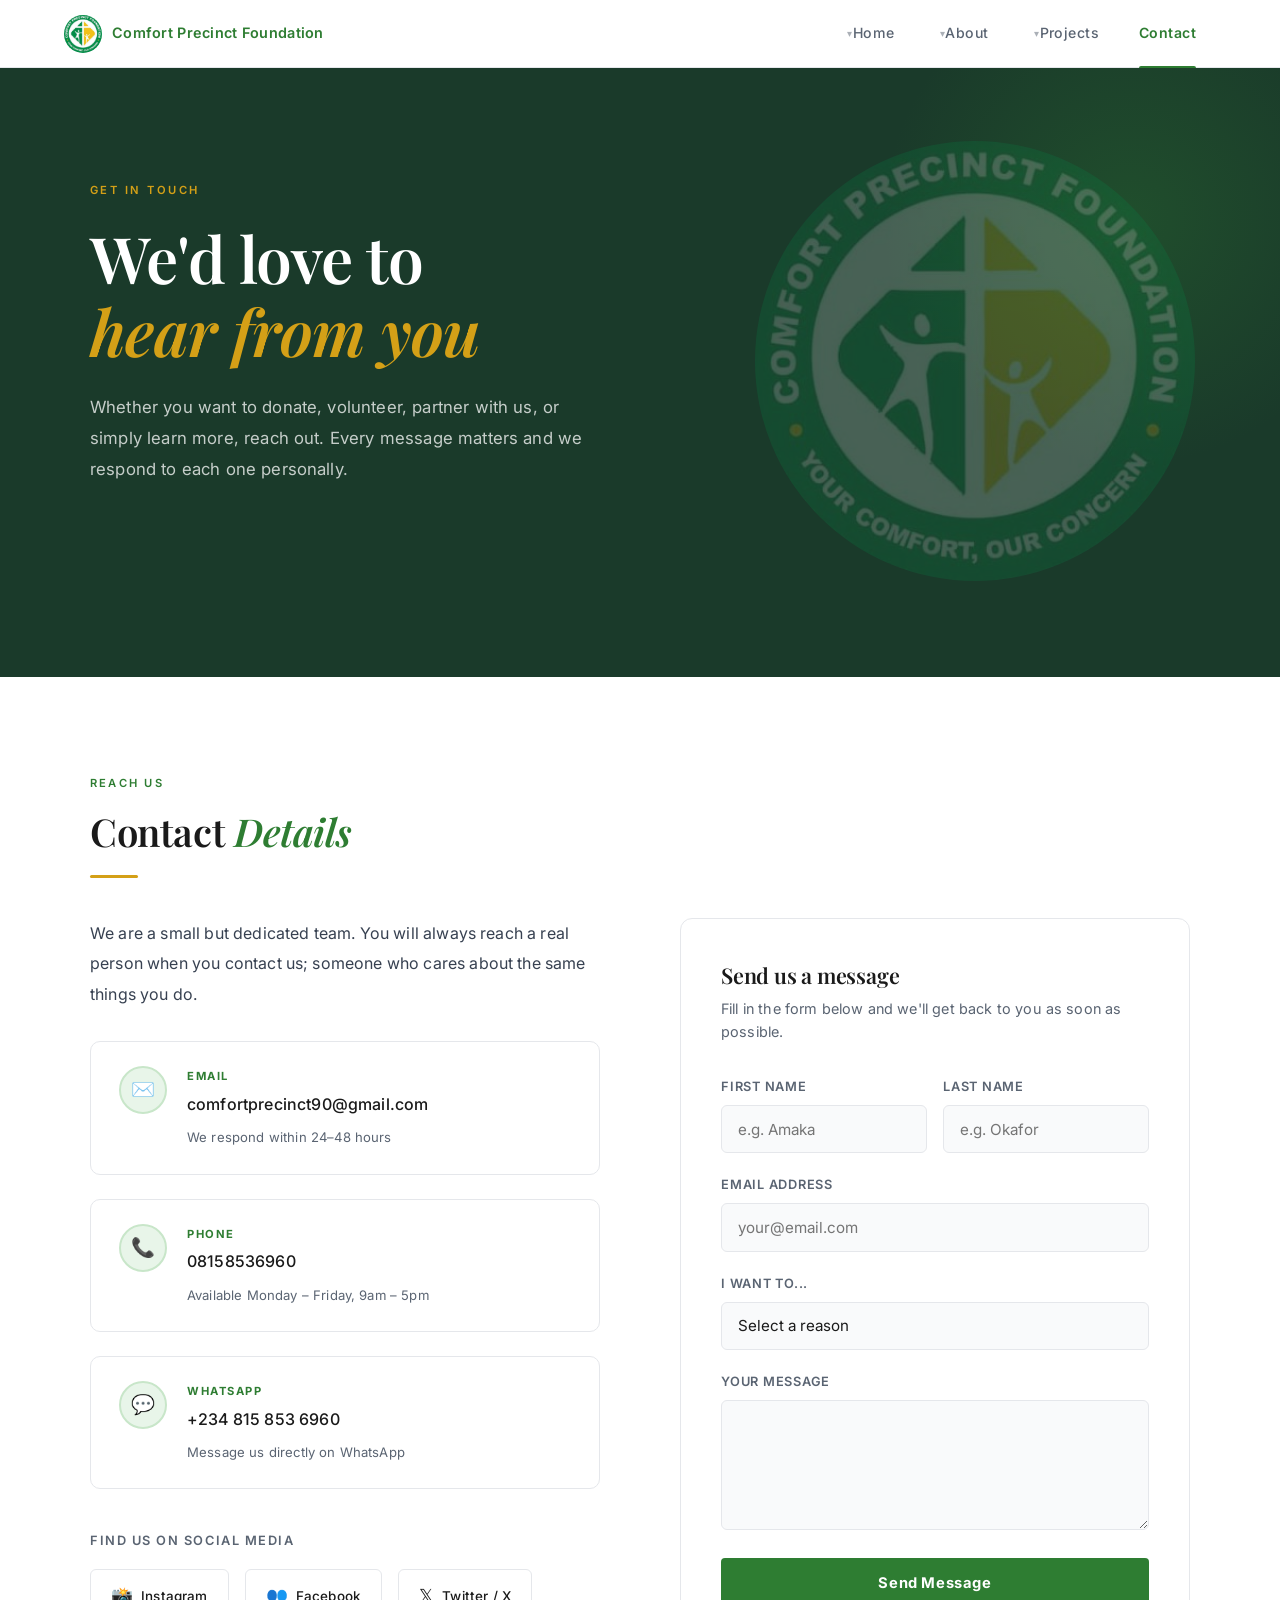
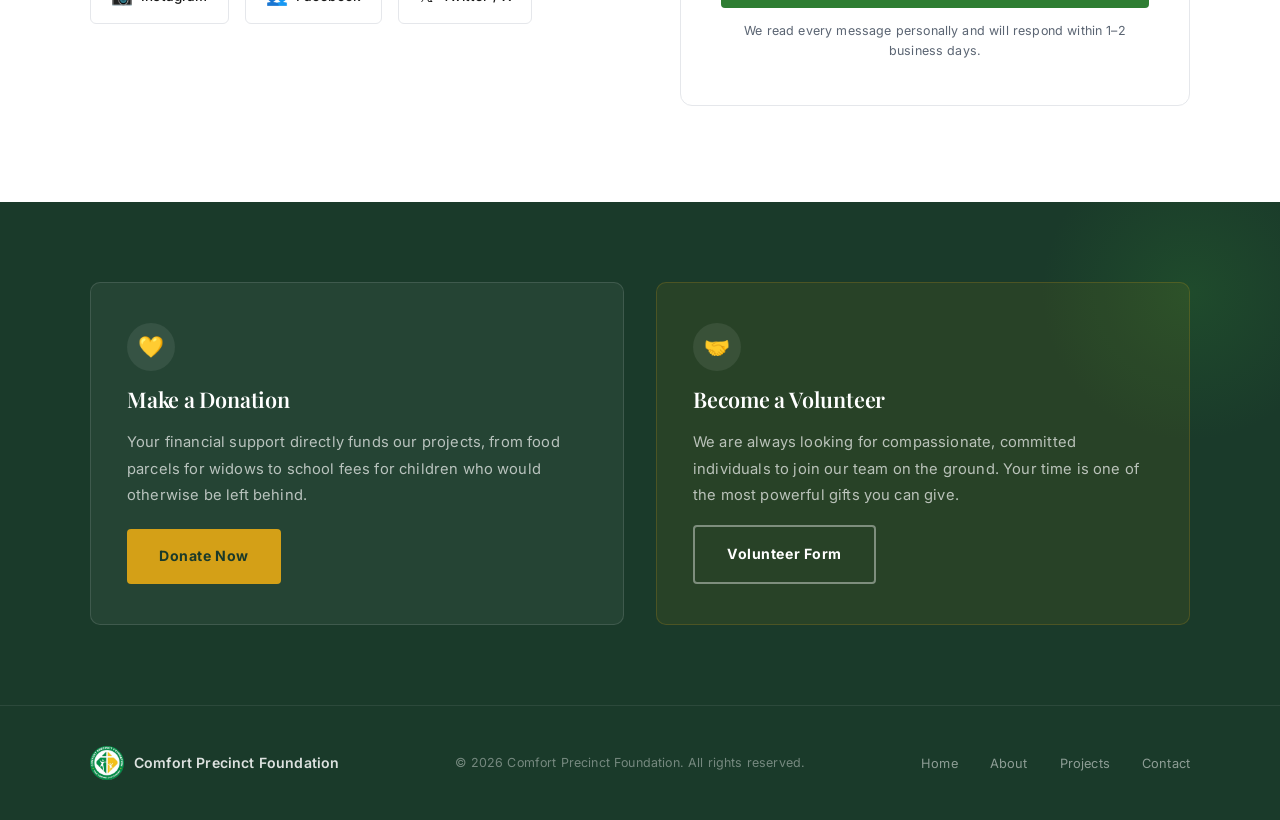
<file: New folder/contact.html>
<!DOCTYPE html>
<html lang="en">
<head>
  <meta charset="UTF-8" />
  <meta name="viewport" content="width=device-width, initial-scale=1.0" />
  <title>Contact — Comfort Precinct Foundation</title>

  <link href="https://fonts.googleapis.com/css2?family=Inter:wght@300;400;500;600&family=Playfair+Display:wght@400;600&display=swap" rel="stylesheet" />

  <style>

    /* ── RESET ── */
    *, *::before, *::after {
      box-sizing: border-box;
      margin: 0;
      padding: 0;
    }

    /* ── CSS VARIABLES ── */
    :root {
      --cream: #ffffff;
      --charcoal: #1a1a1a;
      --warm-mid: #1a3a2a;
      --terracotta: #2e7d32;
      --terracotta-dark: #1b5e20;
      --muted: #5a6472;
      --border: #e5e7eb;
      --accent-yellow: #d4a017;
      --bg-soft: #f4f7f4;
      --green-light: #e8f5e9;
      --green-border: #c8e6c9;
      --font-body: 'Inter', sans-serif;
      --font-heading: 'Playfair Display', serif;
    }

    html { scroll-behavior: smooth; }

    body {
      font-family: var(--font-body);
      font-size: 16px;
      line-height: 1.85;
      letter-spacing: 0.01em;
      background-color: var(--cream);
      color: var(--charcoal);
      -webkit-font-smoothing: antialiased;
    }

    p { font-family: var(--font-body); font-weight: 400; line-height: 1.85; }
    h1, h2, h3, h4 { font-family: var(--font-heading); line-height: 1.2; letter-spacing: -0.01em; }
    a { text-decoration: none; color: inherit; }
    img { display: block; max-width: 100%; }


    /* ════════════════════════════════
       NAVIGATION (shared — identical to projects.html)
    ════════════════════════════════ */

    .nav {
      position: sticky;
      top: 0;
      z-index: 100;
      background-color: #ffffff;
      border-bottom: 1px solid var(--border);
      padding: 0 4rem;
      height: 68px;
      display: flex;
      align-items: center;
      justify-content: space-between;
    }

    .nav__brand { display: flex; align-items: center; gap: 10px; text-decoration: none; }
    .nav__logo { width: 38px; height: 38px; border-radius: 50%; object-fit: contain; }
    .nav__brand-name { font-family: var(--font-body); font-weight: 600; font-size: 0.9rem; color: var(--terracotta); letter-spacing: 0.02em; }
    .nav__links { display: flex; align-items: center; gap: 0; list-style: none; }
    .nav__item { position: relative; }

    .nav__item > a {
      font-family: var(--font-body);
      font-size: 0.88rem;
      font-weight: 500;
      color: var(--muted);
      letter-spacing: 0.03em;
      text-decoration: none;
      transition: color 0.2s ease;
      position: relative;
      padding: 0 1.25rem;
      height: 68px;
      display: flex;
      align-items: center;
    }

    .nav__item > a:hover { color: var(--terracotta); }
    .nav__item > a.active { color: var(--terracotta); font-weight: 600; }

    .nav__item > a.active::after {
      content: '';
      position: absolute;
      bottom: 0;
      left: 1.25rem; right: 1.25rem;
      height: 2px;
      background-color: var(--terracotta);
      border-radius: 2px 2px 0 0;
    }

    .nav__item--dropdown > a::before { content: '▾'; font-size: 0.65rem; margin-left: 0.35rem; opacity: 0.5; display: inline-block; }

    .nav__dropdown {
      position: absolute;
      top: 100%; left: 0;
      min-width: 220px;
      background: #ffffff;
      border: 1px solid var(--border);
      border-top: 2px solid var(--terracotta);
      border-radius: 0 0 8px 8px;
      box-shadow: 0 8px 24px rgba(0,0,0,0.08);
      padding: 0.5rem 0;
      opacity: 0;
      visibility: hidden;
      transform: translateY(6px);
      transition: opacity 0.2s ease, transform 0.2s ease, visibility 0.2s;
      pointer-events: none;
    }

    .nav__item--dropdown:hover .nav__dropdown { opacity: 1; visibility: visible; transform: translateY(0); pointer-events: all; }

    .nav__dropdown a {
      display: block;
      padding: 0.65rem 1.25rem;
      font-family: var(--font-body);
      font-size: 0.84rem;
      font-weight: 400;
      color: #4b5563;
      text-decoration: none;
      transition: background 0.15s ease, color 0.15s ease;
      border-left: 3px solid transparent;
    }

    .nav__dropdown a:hover { background: #f4f7f4; color: var(--terracotta); border-left-color: var(--terracotta); }

    .nav__toggle { display: none; background: none; border: none; cursor: pointer; flex-direction: column; gap: 5px; padding: 4px; }
    .nav__toggle span { display: block; width: 24px; height: 2px; background-color: var(--charcoal); border-radius: 2px; transition: all 0.3s ease; }

    @media (max-width: 768px) {
      .nav { padding: 0 1.5rem; }
      .nav__toggle { display: flex; }
      .nav__links {
        display: none;
        position: absolute;
        top: 68px; left: 0; right: 0;
        background: #ffffff;
        flex-direction: column;
        align-items: stretch;
        gap: 0;
        border-bottom: 1px solid var(--border);
        padding: 0;
        box-shadow: 0 4px 12px rgba(0,0,0,0.06);
      }
      .nav__links.open { display: flex; }
      .nav__item > a { height: auto; padding: 0.9rem 1.5rem; display: block; border-bottom: 1px solid #f3f4f6; }
      .nav__item > a.active::after { display: none; }
      .nav__item--dropdown > a::before { display: none; }
      .nav__dropdown { position: static; opacity: 1; visibility: visible; transform: none; box-shadow: none; border: none; border-radius: 0; background: #f9fafb; padding: 0; pointer-events: all; display: none; }
      .nav__item--dropdown.open .nav__dropdown { display: block; }
      .nav__dropdown a { padding: 0.7rem 2rem; font-size: 0.82rem; border-bottom: 1px solid #f0f0f0; border-left: none; }
    }


    /* ════════════════════════════════
       SHARED SECTION STYLES
    ════════════════════════════════ */

    .section { padding: 6rem 4rem; }
    .section--alt { background-color: var(--bg-soft); }
    .section--dark { background-color: var(--warm-mid); }

    .section__inner { max-width: 1100px; margin: 0 auto; }

    .eyebrow {
      font-family: var(--font-body);
      font-weight: 600;
      font-size: 0.7rem;
      letter-spacing: 0.2em;
      text-transform: uppercase;
      color: var(--terracotta);
      margin-bottom: 0.85rem;
      display: block;
    }

    .section--dark .eyebrow { color: var(--accent-yellow); }

    .section__heading {
      font-family: var(--font-heading);
      font-weight: 600;
      font-size: clamp(1.8rem, 3vw, 2.5rem);
      line-height: 1.25;
      color: var(--charcoal);
      margin-bottom: 1.25rem;
    }

    .section--dark .section__heading { color: #ffffff; }

    .section__heading em { font-style: italic; color: var(--terracotta); }
    .section--dark .section__heading em { color: var(--accent-yellow); }

    .section__divider { width: 48px; height: 3px; background: var(--accent-yellow); border-radius: 2px; margin-bottom: 2.5rem; }

    .section__body { font-size: 1rem; line-height: 1.9; color: #374151; max-width: 680px; }
    .section--dark .section__body { color: rgba(255,255,255,0.75); }

    @media (max-width: 768px) { .section { padding: 4rem 1.5rem; } }


    /* ════════════════════════════════
       PAGE HERO
    ════════════════════════════════ */

    .page-hero {
      background-color: var(--warm-mid);
      padding: 7rem 4rem 6rem;
      position: relative;
      overflow: hidden;
    }

    .page-hero::before {
      content: '';
      position: absolute;
      top: -100px; right: -100px;
      width: 500px; height: 500px;
      border-radius: 50%;
      background: radial-gradient(circle, rgba(46,125,50,0.3) 0%, transparent 70%);
      pointer-events: none;
    }

    .page-hero__inner { max-width: 1100px; margin: 0 auto; position: relative; z-index: 1; }

    .page-hero__label {
      font-family: var(--font-body);
      font-weight: 600;
      font-size: 0.7rem;
      letter-spacing: 0.22em;
      text-transform: uppercase;
      color: var(--accent-yellow);
      margin-bottom: 1.25rem;
      display: block;
    }

    .page-hero__heading {
      font-family: var(--font-heading);
      font-weight: 600;
      font-size: clamp(2.4rem, 5vw, 4rem);
      line-height: 1.15;
      color: #ffffff;
      margin-bottom: 1.5rem;
      max-width: 640px;
    }

    .page-hero__heading em { font-style: italic; color: var(--accent-yellow); }

    .page-hero__subtext {
      font-size: 1.05rem;
      font-weight: 400;
      line-height: 1.85;
      color: rgba(255,255,255,0.75);
      max-width: 520px;
    }

    @media (max-width: 768px) { .page-hero { padding: 5rem 1.5rem 4rem; } }


    /* ════════════════════════════════
       CONTACT DETAILS
    ════════════════════════════════ */

    .contact-layout {
      display: grid;
      grid-template-columns: 1fr 1fr;
      gap: 5rem;
      align-items: start;
    }

    /* ── Left: contact details ── */

    .contact-details {
      display: flex;
      flex-direction: column;
      gap: 1.5rem;
    }

    .contact-item {
      display: flex;
      align-items: flex-start;
      gap: 1.25rem;
      padding: 1.5rem 1.75rem;
      background: #ffffff;
      border: 1px solid var(--border);
      border-radius: 10px;
      transition: border-color 0.22s ease, box-shadow 0.22s ease;
    }

    .contact-item:hover {
      border-color: var(--green-border);
      box-shadow: 0 4px 16px rgba(46,125,50,0.07);
    }

    .contact-item__icon {
      width: 48px;
      height: 48px;
      border-radius: 50%;
      background: var(--green-light);
      border: 2px solid var(--green-border);
      display: flex;
      align-items: center;
      justify-content: center;
      font-size: 1.2rem;
      flex-shrink: 0;
    }

    .contact-item__body {
      display: flex;
      flex-direction: column;
      gap: 0.2rem;
    }

    .contact-item__label {
      font-family: var(--font-body);
      font-size: 0.7rem;
      font-weight: 700;
      letter-spacing: 0.14em;
      text-transform: uppercase;
      color: var(--terracotta);
    }

    .contact-item__value {
      font-family: var(--font-body);
      font-size: 1rem;
      font-weight: 500;
      color: var(--charcoal);
      transition: color 0.2s ease;
    }

    .contact-item__value:hover { color: var(--terracotta); }

    .contact-item__note {
      font-size: 0.82rem;
      color: var(--muted);
      margin-top: 0.15rem;
    }

    /* Social links row */
    .contact-social {
      display: flex;
      gap: 1rem;
      flex-wrap: wrap;
      margin-top: 0.5rem;
    }

    .social-btn {
      display: flex;
      align-items: center;
      gap: 0.5rem;
      padding: 0.65rem 1.25rem;
      border-radius: 6px;
      border: 1.5px solid var(--border);
      background: #ffffff;
      font-family: var(--font-body);
      font-size: 0.84rem;
      font-weight: 500;
      color: var(--charcoal);
      text-decoration: none;
      transition: border-color 0.2s ease, background 0.2s ease, color 0.2s ease, transform 0.18s ease;
    }

    .social-btn:hover {
      border-color: var(--terracotta);
      background: var(--green-light);
      color: var(--terracotta);
      transform: translateY(-2px);
    }

    .social-btn__icon { font-size: 1.1rem; }

    /* ── Right: contact form ── */

    .contact-form {
      background: #ffffff;
      border: 1px solid var(--border);
      border-radius: 12px;
      padding: 2.75rem 2.5rem;
    }

    .contact-form__title {
      font-family: var(--font-heading);
      font-weight: 600;
      font-size: 1.35rem;
      color: var(--charcoal);
      margin-bottom: 0.5rem;
    }

    .contact-form__subtitle {
      font-size: 0.9rem;
      color: var(--muted);
      margin-bottom: 2rem;
      line-height: 1.6;
    }

    .form-group {
      display: flex;
      flex-direction: column;
      gap: 0.4rem;
      margin-bottom: 1.25rem;
    }

    .form-group label {
      font-family: var(--font-body);
      font-size: 0.8rem;
      font-weight: 600;
      letter-spacing: 0.06em;
      text-transform: uppercase;
      color: var(--muted);
    }

    .form-group input,
    .form-group select,
    .form-group textarea {
      font-family: var(--font-body);
      font-size: 0.95rem;
      font-weight: 400;
      color: var(--charcoal);
      background: #f9fafb;
      border: 1.5px solid var(--border);
      border-radius: 6px;
      padding: 0.85rem 1rem;
      outline: none;
      transition: border-color 0.2s ease, background 0.2s ease;
      width: 100%;
      -webkit-appearance: none;
    }

    .form-group input:focus,
    .form-group select:focus,
    .form-group textarea:focus {
      border-color: var(--terracotta);
      background: #ffffff;
    }

    .form-group textarea {
      resize: vertical;
      min-height: 130px;
      line-height: 1.7;
    }

    /* Two-column row for name + email */
    .form-row {
      display: grid;
      grid-template-columns: 1fr 1fr;
      gap: 1rem;
    }

    .form-submit {
      display: inline-block;
      font-family: var(--font-body);
      font-weight: 700;
      font-size: 0.92rem;
      letter-spacing: 0.04em;
      padding: 1rem 2.5rem;
      border-radius: 4px;
      border: none;
      cursor: pointer;
      background: var(--terracotta);
      color: #ffffff;
      width: 100%;
      margin-top: 0.5rem;
      transition: background 0.22s ease, transform 0.18s ease;
    }

    .form-submit:hover {
      background: var(--terracotta-dark);
      transform: translateY(-1px);
    }

    .form-note {
      font-size: 0.78rem;
      color: var(--muted);
      text-align: center;
      margin-top: 0.85rem;
      line-height: 1.6;
    }

    @media (max-width: 900px) {
      .contact-layout { grid-template-columns: 1fr; gap: 3rem; }
    }

    @media (max-width: 560px) {
      .form-row { grid-template-columns: 1fr; }
      .contact-form { padding: 2rem 1.5rem; }
    }


    /* ════════════════════════════════
       ACTION STRIP
    ════════════════════════════════ */

    .action-strip {
      background: var(--warm-mid);
      padding: 5rem 4rem;
      position: relative;
      overflow: hidden;
    }

    .action-strip::before {
      content: '';
      position: absolute;
      top: -60px; right: -60px;
      width: 300px; height: 300px;
      border-radius: 50%;
      background: radial-gradient(circle, rgba(46,125,50,0.25) 0%, transparent 70%);
      pointer-events: none;
    }

    .action-strip__inner {
      max-width: 1100px;
      margin: 0 auto;
      display: grid;
      grid-template-columns: 1fr 1fr;
      gap: 2rem;
      position: relative;
      z-index: 1;
    }

    .action-block {
      padding: 2.5rem 2.25rem;
      border-radius: 10px;
      display: flex;
      flex-direction: column;
      gap: 1rem;
    }

    .action-block--donate {
      background: rgba(255,255,255,0.05);
      border: 1px solid rgba(255,255,255,0.12);
    }

    .action-block--volunteer {
      background: rgba(212,160,23,0.08);
      border: 1px solid rgba(212,160,23,0.2);
    }

    .action-block__icon {
      width: 48px;
      height: 48px;
      border-radius: 50%;
      display: flex;
      align-items: center;
      justify-content: center;
      font-size: 1.3rem;
      background: rgba(255,255,255,0.08);
    }

    .action-block__title {
      font-family: var(--font-heading);
      font-weight: 600;
      font-size: 1.35rem;
      color: #ffffff;
    }

    .action-block__text {
      font-size: 0.92rem;
      line-height: 1.8;
      color: rgba(255,255,255,0.68);
      flex-grow: 1;
    }

    .action-block__btn {
      display: inline-block;
      font-family: var(--font-body);
      font-weight: 700;
      font-size: 0.88rem;
      letter-spacing: 0.04em;
      padding: 0.9rem 2rem;
      border-radius: 4px;
      text-decoration: none;
      align-self: flex-start;
      transition: transform 0.18s ease, opacity 0.18s ease;
    }

    .action-block__btn:hover { transform: translateY(-2px); opacity: 0.9; }

    .action-block__btn--yellow {
      background: var(--accent-yellow);
      color: #1a3a2a;
    }

    .action-block__btn--outline {
      background: transparent;
      color: #ffffff;
      border: 2px solid rgba(255,255,255,0.4);
    }

    .action-block__btn--outline:hover {
      border-color: #ffffff;
    }

    @media (max-width: 768px) {
      .action-strip { padding: 4rem 1.5rem; }
      .action-strip__inner { grid-template-columns: 1fr; }
    }


    /*FOOTER */

    .footer {
      background-color: var(--warm-mid);
      padding: 2.5rem 4rem;
      border-top: 1px solid rgba(255,255,255,0.08);
    }

    .footer__inner {
      max-width: 1100px;
      margin: 0 auto;
      display: flex;
      align-items: center;
      justify-content: space-between;
      flex-wrap: wrap;
      gap: 1.5rem;
    }

    .footer__brand { display: flex; align-items: center; gap: 10px; }
    .footer__logo { width: 34px; height: 34px; border-radius: 50%; object-fit: contain; }
    .footer__name { font-weight: 600; font-size: 0.88rem; color: rgba(255,255,255,0.85); }
    .footer__copy { font-size: 0.78rem; color: rgba(255,255,255,0.4); }
    .footer__links { display: flex; gap: 2rem; list-style: none; }
    .footer__links a { font-size: 0.8rem; color: rgba(255,255,255,0.5); transition: color 0.2s ease; }
    .footer__links a:hover { color: rgba(255,255,255,0.9); }

    @media (max-width: 600px) {
      .footer { padding: 2rem 1.5rem; }
      .footer__inner { flex-direction: column; align-items: flex-start; }
    }

  </style>
</head>
<body>

  <!-- ════════════════════════════════
       NAVIGATION
  ════════════════════════════════ -->
  <nav class="nav" role="navigation" aria-label="Main navigation">

    <a href="index.html" class="nav__brand">
      <img src="images/WhatsApp Image 2026-04-01 at 20.40.00 (1).jpeg" alt="Logo" class="nav__logo" />
      <span class="nav__brand-name">Comfort Precinct Foundation</span>
    </a>

    <button class="nav__toggle" id="navToggle" aria-label="Toggle menu">
      <span></span><span></span><span></span>
    </button>

    <ul class="nav__links" id="navLinks">

      <li class="nav__item nav__item--dropdown">
        <a href="index.html">Home</a>
        <div class="nav__dropdown">
          <a href="index.html#about">About (Overview)</a>
          <a href="index.html#projects">Projects</a>
          <a href="index.html#donate">Donate / Volunteer</a>
        </div>
      </li>

      <li class="nav__item nav__item--dropdown">
        <a href="about.html">About</a>
        <div class="nav__dropdown">
          <a href="about.html#overview">Overview</a>
          <a href="about.html#history">History</a>
          <a href="about.html#board">Board of Trustees</a>
          <a href="about.html#constitution">Constitution</a>
          <a href="about.html#programmes">Programme Areas</a>
        </div>
      </li>

      <li class="nav__item nav__item--dropdown">
        <a href="projects.html">Projects</a>
        <div class="nav__dropdown">
          <a href="projects.html#current">Current Projects</a>
          <a href="projects.html#previous">Previous Projects</a>
           <a href="projects.html#gallery">Gallery</a>
        </div>
      </li>

      <li class="nav__item">
        <a href="contact.html" class="active">Contact</a>
      </li>

    </ul>
  </nav>


  <!-- ════════════════════════════════
       PAGE HERO
  ════════════════════════════════ -->
  <header class="page-hero">
    <div class="page-hero__inner">
      <span class="page-hero__label">Get in Touch</span>
      
      <img src="images/big-logo-bg.jpeg" alt="Logo" class="page-hero__logo" style="width: 40%; height: 40%; border-radius: 50%; object-fit: cover; float:right; margin-top: -80px; margin-right: -5px; opacity: 0.2;" />
      <h1 class="page-hero__heading">
        We'd love to<br>
        <em>hear from you</em>
      </h1>
      <p class="page-hero__subtext">
        Whether you want to donate, volunteer, partner with us, or simply
        learn more, reach out. Every message matters and we respond to each one personally.
      </p>
    </div>
  </header>


  <!-- ════════════════════════════════
       SECTION 1: CONTACT DETAILS + FORM
  ════════════════════════════════ -->
  <section class="section" id="details" aria-labelledby="details-heading">
    <div class="section__inner">

      <span class="eyebrow">Reach Us</span>
      <h2 class="section__heading" id="details-heading">
        Contact <em>Details</em>
      </h2>
      <div class="section__divider"></div>

      <div class="contact-layout">

        <!-- LEFT: Contact info -->
        <div>
          <p class="section__body" style="margin-bottom: 2rem;">
            We are a small but dedicated team. You will always reach a real person
            when you contact us; someone who cares about the same things you do.
          </p>

          <div class="contact-details">

            <!-- Email -->
            <div class="contact-item">
              <div class="contact-item__icon">✉️</div>
              <div class="contact-item__body">
                <span class="contact-item__label">Email</span>
                <a href="mailto:folashadeyewande@gmail.com" class="contact-item__value">
                  comfortprecinct90@gmail.com
                </a>
                <span class="contact-item__note">We respond within 24–48 hours</span>
              </div>
            </div>

            <!-- Phone -->
            <div class="contact-item">
              <div class="contact-item__icon">📞</div>
              <div class="contact-item__body">
                <span class="contact-item__label">Phone</span>
                <a href="tel:+2348158536960" class="contact-item__value">
                  08158536960
                </a>
                <span class="contact-item__note">Available Monday – Friday, 9am – 5pm</span>
              </div>
            </div>

            <!-- WhatsApp -->
            <div class="contact-item">
              <div class="contact-item__icon">💬</div>
              <div class="contact-item__body">
                <span class="contact-item__label">WhatsApp</span>
                <a href="https://wa.me/2348158536960" class="contact-item__value" target="_blank" rel="noopener">
                  +234 815 853 6960
                </a>
                <span class="contact-item__note">Message us directly on WhatsApp</span>
              </div>
            </div>

          </div>

          <!-- Social media -->
          <div style="margin-top: 2.5rem;">
            <p style="font-size: 0.8rem; font-weight: 600; letter-spacing: 0.12em; text-transform: uppercase; color: var(--muted); margin-bottom: 1rem;">
              Find us on social media
            </p>
            <div class="contact-social">

              <a href= "https://www.instagram.com/comfortprecinct90/?hl=en" class="social-btn" aria-label="Instagram">
                <span class="social-btn__icon">📸</span>
                Instagram
              </a>

              <a href="#" class="social-btn" aria-label="Facebook">
                <span class="social-btn__icon">👥</span>
                Facebook
              </a>

              <a href= "https://x.com/CPrecinct26535" class="social-btn" aria-label="Twitter / X">
                <span class="social-btn__icon">𝕏</span>
                Twitter / X
              </a>

            </div>
          </div>
        </div>

        <!-- RIGHT: Contact form -->
        <div class="contact-form" id="form">

          <h3 class="contact-form__title">Send us a message</h3>
          <p class="contact-form__subtitle">
            Fill in the form below and we'll get back to you as soon as possible.
          </p>

          <!--
            NOTE: This is a frontend-only form.
            To make it functional, connect it to a service like
            Formspree (formspree.io) by setting action="https://formspree.io/f/YOUR_ID"
            and method="POST" on the form element.
          -->
           <form id="contactForm" action="https://formspree.io/f/xlgajglg" method="POST" novalidate>

  <input type="hidden" name="_subject" value="New message from CPF website" />

  <div class="form-row">
    <div class="form-group">
      <label for="firstName">First Name</label>
      <input type="text" id="firstName" name="firstName" placeholder="e.g. Amaka" required />
    </div>
    <div class="form-group">
      <label for="lastName">Last Name</label>
      <input type="text" id="lastName" name="lastName" placeholder="e.g. Okafor" required />
    </div>
  </div>

  <div class="form-group">
    <label for="email">Email Address</label>
    <input type="email" id="email" name="email" placeholder="your@email.com" required />
  </div>

  <div class="form-group">
    <label for="subject">I want to...</label>
    <select id="subject" name="subject">
      <option value="" disabled selected>Select a reason</option>
      <option value="donate">Make a donation</option>
      <option value="volunteer">Volunteer with you</option>
      <option value="partner">Explore a partnership</option>
      <option value="media">Media / Press enquiry</option>
      <option value="general">General enquiry</option>
    </select>
  </div>

  <div class="form-group">
    <label for="message">Your Message</label>
    <textarea id="message" name="message" required></textarea>
  </div>

<button type="submit" class="form-submit">Send Message</button>

  <p class="form-note">
    We read every message personally and will respond within 1–2 business days.
  </p>

</form>
          <!-- Success message — shown by JS after submission -->
          <div id="formSuccess" style="display: none; text-align: center; padding: 2rem 0;">
            <div style="font-size: 2.5rem; margin-bottom: 1rem;">✅</div>
            <h3 style="font-family: var(--font-heading); font-size: 1.2rem; color: var(--charcoal); margin-bottom: 0.5rem;">Message received!</h3>
            <p style="font-size: 0.92rem; color: var(--muted);">Thank you for reaching out. We'll get back to you within 1–2 business days.</p>
          </div>

        </div>

      </div>
    </div>
  </section>


  <!-- ════════════════════════════════
       ACTION STRIP: DONATE + VOLUNTEER
  ════════════════════════════════ -->
  <div class="action-strip" id="act" aria-label="Take action">
    <div class="action-strip__inner">

      <!-- Donate -->
      <div class="action-block action-block--donate">
        <div class="action-block__icon">💛</div>
        <h3 class="action-block__title">Make a Donation</h3>
        <p class="action-block__text">
          Your financial support directly funds our projects,
          from food parcels for widows to school fees for children
          who would otherwise be left behind.
        </p>
        <a href="donate.html" class="action-block__btn action-block__btn--yellow" target="_blank" rel="noopener">
          Donate Now
        </a>
      </div>

      <!-- Volunteer -->
      <div class="action-block action-block--volunteer">
        <div class="action-block__icon">🤝</div>
        <h3 class="action-block__title">Become a Volunteer</h3>
        <p class="action-block__text">
          We are always looking for compassionate, committed individuals
          to join our team on the ground. Your time is one of the most
          powerful gifts you can give.
        </p>
        <a href="https://docs.google.com/forms/d/e/1FAIpQLScC0jeMXhcGCuDGvqhB6yumILysWPJ8fpvIY9W8cEHIuHaJWw/viewform?usp=publish-editor" class="action-block__btn action-block__btn--outline" target="_blank" rel="noopener">
          Volunteer Form
        </a>
      </div>

    </div>
  </div>


  <!-- ════════════════════════════════
       FOOTER
  ════════════════════════════════ -->
  <footer class="footer">
    <div class="footer__inner">
      <div class="footer__brand">
        <img src="images/WhatsApp Image 2026-04-01 at 20.40.00 (1).jpeg" alt="Logo" class="footer__logo" />
        <span class="footer__name">Comfort Precinct Foundation</span>
      </div>
      <p class="footer__copy">&copy; 2026 Comfort Precinct Foundation. All rights reserved.</p>
      <ul class="footer__links">
        <li><a href="index.html">Home</a></li>
        <li><a href="about.html">About</a></li>
        <li><a href="projects.html">Projects</a></li>
        <li><a href="contact.html">Contact</a></li>
      </ul>
    </div>
  </footer>


  <script>

    // ── NAVIGATION ──
    const navToggle = document.getElementById('navToggle');
    const navLinks  = document.getElementById('navLinks');

    navToggle.addEventListener('click', () => {
      navLinks.classList.toggle('open');
    });

    document.querySelectorAll('.nav__item--dropdown > a').forEach(link => {
      link.addEventListener('click', (e) => {
        if (window.innerWidth <= 768) {
          e.preventDefault();
          link.parentElement.classList.toggle('open');
        }
      });
    });

    document.querySelectorAll('.nav__dropdown a, .nav__item:not(.nav__item--dropdown) > a').forEach(link => {
      link.addEventListener('click', () => {
        navLinks.classList.remove('open');
        document.querySelectorAll('.nav__item--dropdown').forEach(i => i.classList.remove('open'));
      });
    });
    // ── CONTACT FORM ──
// Submits to Formspree which emails the message to the organisation.
// The organisation will receive an email for every submission.

const form        = document.getElementById('contactForm');
const formSuccess = document.getElementById('formSuccess');

form.addEventListener('submit', async (e) => {
  e.preventDefault();

  // Basic validation — highlight empty required fields
  const required = form.querySelectorAll('[required]');
  let valid = true;

  required.forEach(field => {
    if (!field.value.trim()) {
      valid = false;
      field.style.borderColor = '#ef4444';
      field.addEventListener('input', () => {
        field.style.borderColor = '';
      }, { once: true });
    }
  });

  if (!valid) return;

  // Show a sending state on the button
  const btn = form.querySelector('.form-submit');
  const originalText = btn.textContent;
  btn.textContent = 'Sending...';
  btn.disabled = true;
  btn.style.opacity = '0.7';

  try {
    // Send the form data to Formspree
    const response = await fetch(form.action, {
      method: 'POST',
      body: new FormData(form),
      headers: { 'Accept': 'application/json' }
    });

    if (response.ok) {
      // Success — hide form, show thank you message
      form.style.display = 'none';
      formSuccess.style.display = 'block';
    } else {
      // Formspree returned an error
      btn.textContent = 'Something went wrong. Try again.';
      btn.disabled = false;
      btn.style.opacity = '1';
      btn.style.background = '#dc2626';
    }

  } catch (error) {
    // Network error
    btn.textContent = 'Could not send. Check your connection.';
    btn.disabled = false;
    btn.style.opacity = '1';
    btn.style.background = '#dc2626';
  }
});

  </script>

</body>
</html>
</file>
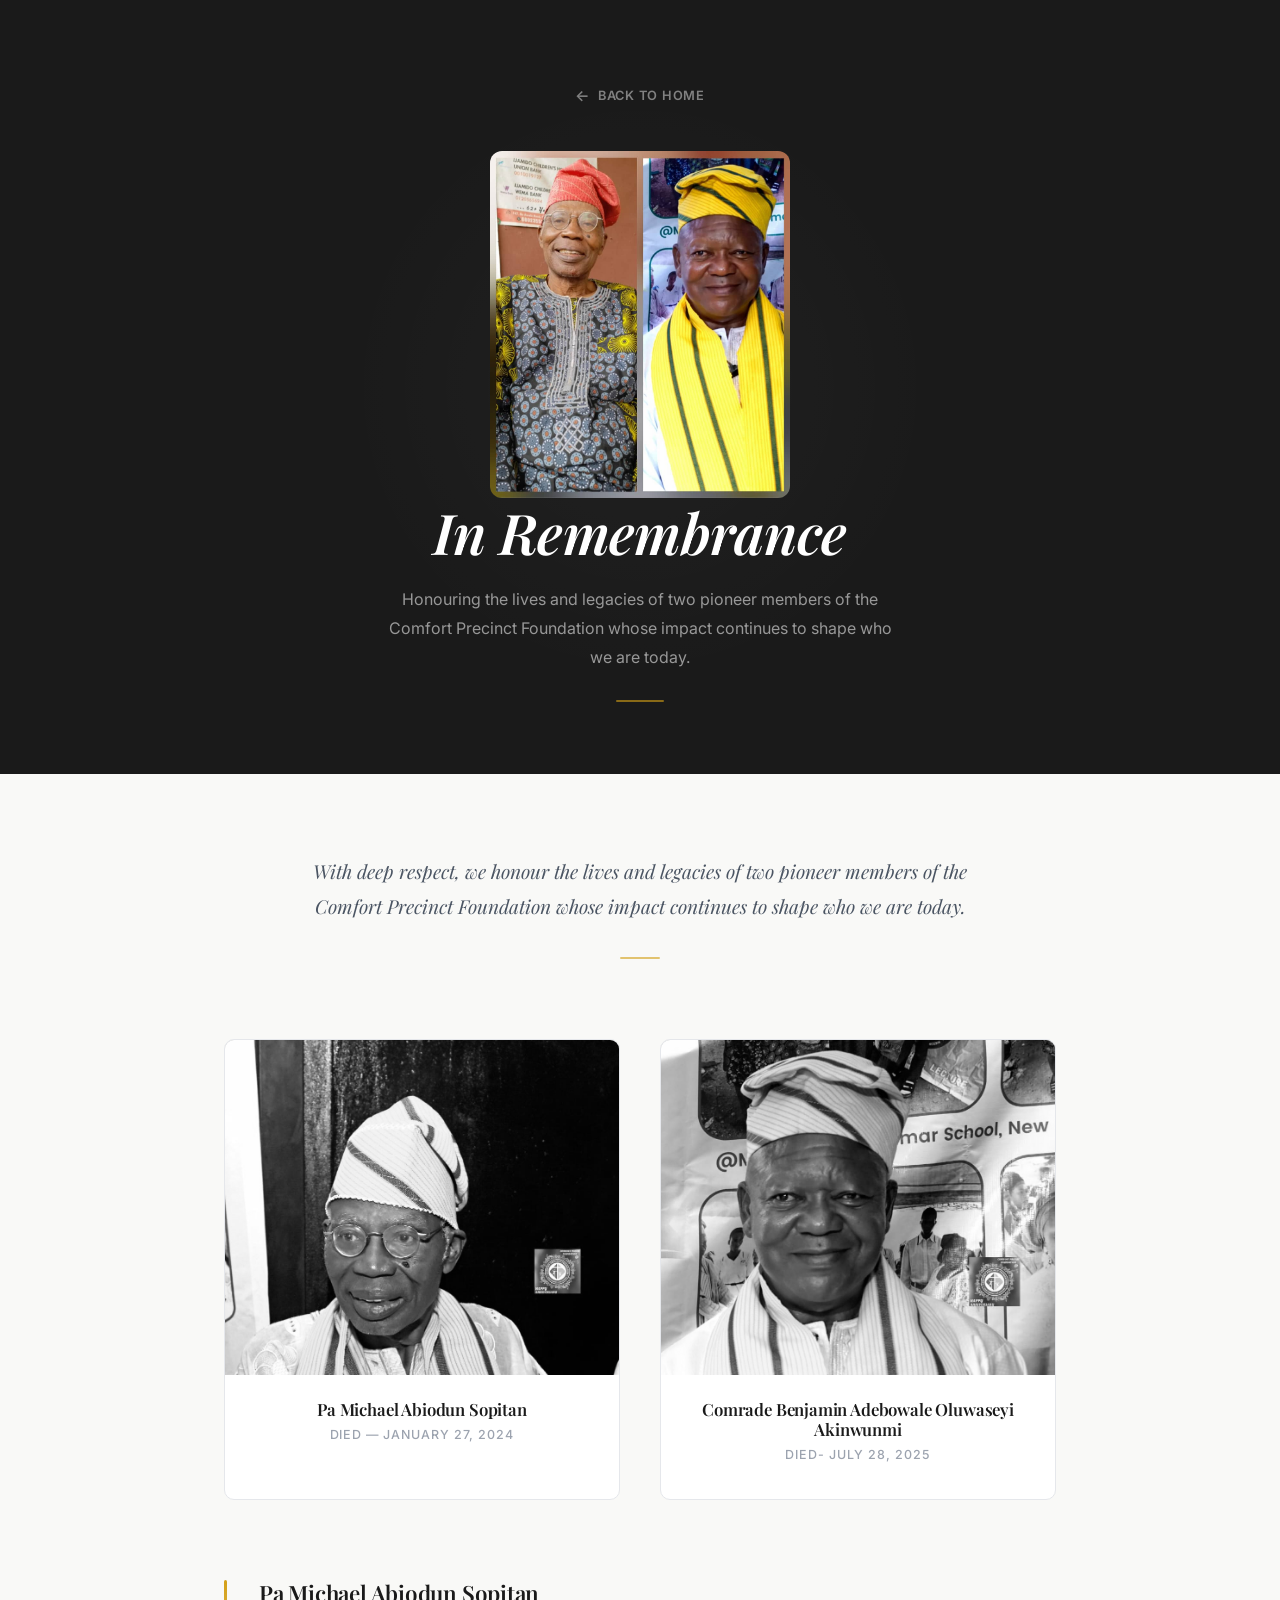
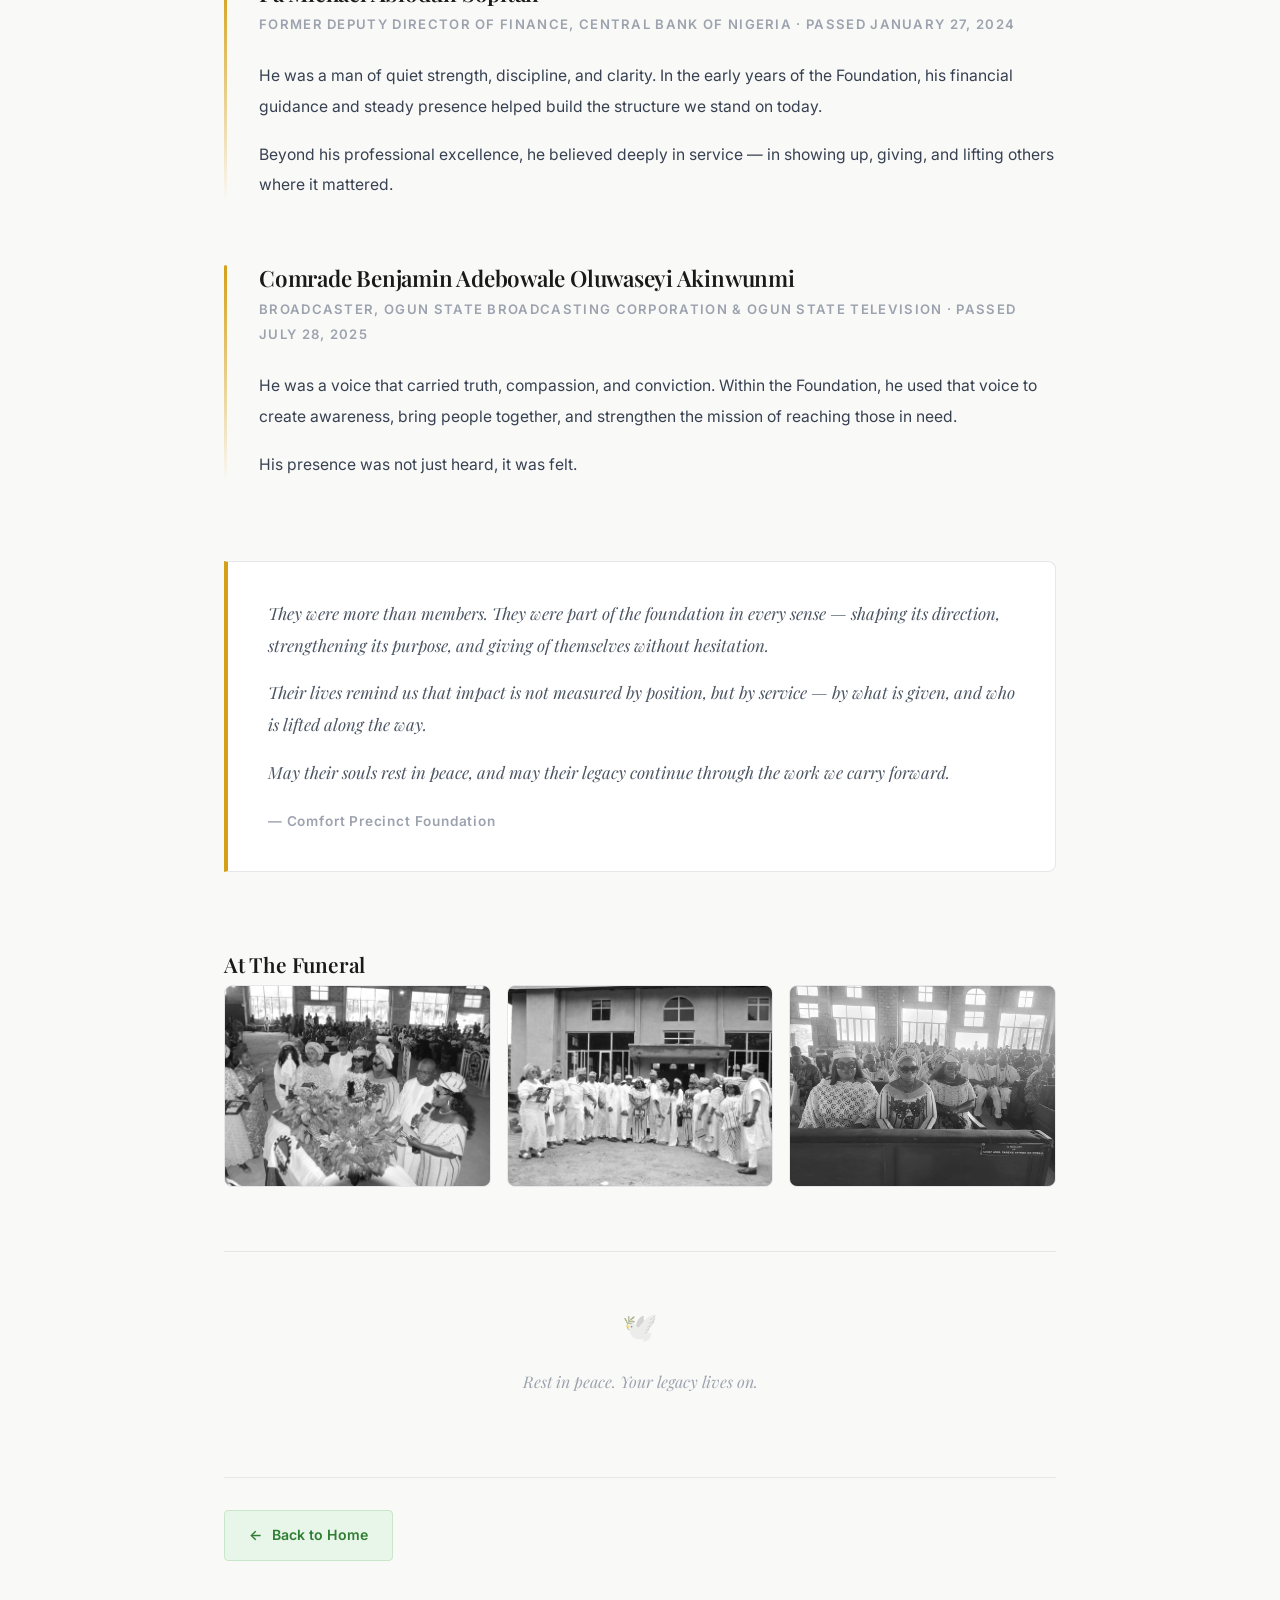
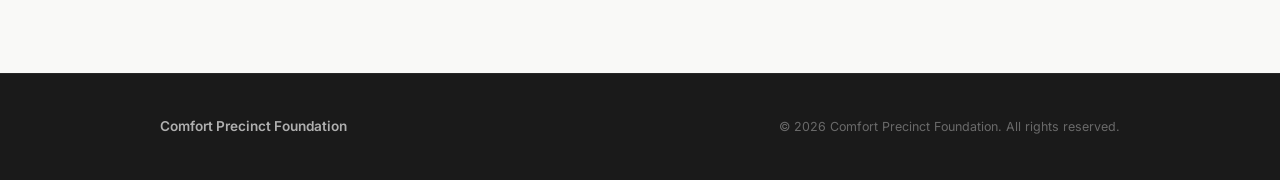
<file: New folder/memorial.html>
<!DOCTYPE html>
<html lang="en">
<head>
  <meta charset="UTF-8" />
  <meta name="viewport" content="width=device-width, initial-scale=1.0" />
  <title>In Remembrance — Comfort Precinct Foundation</title>

  <link href="https://fonts.googleapis.com/css2?family=Inter:wght@300;400;500;600&family=Playfair+Display:wght@400;600;400i&display=swap" rel="stylesheet" />

  <style>

    *, *::before, *::after { box-sizing: border-box; margin: 0; padding: 0; }

    :root {
      --charcoal: #1a1a1a;
      --warm-mid: #1a3a2a;
      --green: #2e7d32;
      --green-light: #e8f5e9;
      --green-border: #c8e6c9;
      --muted: #5a6472;
      --border: #e5e7eb;
      --yellow: #d4a017;
      --soft-bg: #f9f9f7;   /* very warm off-white for memorial tone */
      --font-body: 'Inter', sans-serif;
      --font-heading: 'Playfair Display', serif;
    }

    html { scroll-behavior: smooth; }

    body {
      font-family: var(--font-body);
      font-size: 16px;
      line-height: 1.9;
      background: var(--soft-bg);
      color: var(--charcoal);
      -webkit-font-smoothing: antialiased;
    }

    a { text-decoration: none; color: inherit; }
    img { display: block; max-width: 100%; }
    p { font-family: var(--font-body); font-weight: 400; line-height: 1.9; }
    h1, h2, h3 { font-family: var(--font-heading); line-height: 1.2; letter-spacing: -0.01em; }


    /* ── PAGE HEADER ── */
    .page-header {
      background: #1a1a1a;   /* dark / solemn — appropriate for memorial */
      padding: 5rem 4rem 4.5rem;
      position: relative;
      overflow: hidden;
      text-align: center;
    }

    /* Soft vignette shape */
    .page-header::before {
      content: '';
      position: absolute;
      top: 50%; left: 50%;
      transform: translate(-50%, -50%);
      width: 600px; height: 600px;
      border-radius: 50%;
      background: radial-gradient(circle, rgba(255,255,255,0.03) 0%, transparent 70%);
      pointer-events: none;
    }

    .page-header__inner {
      max-width: 680px;
      margin: 0 auto;
      position: relative;
      z-index: 1;
    }

    .back-link {
      display: inline-flex;
      align-items: center;
      gap: 0.5rem;
      font-family: var(--font-body);
      font-size: 0.8rem;
      font-weight: 600;
      letter-spacing: 0.06em;
      text-transform: uppercase;
      color: rgba(255, 255, 255, 0.45);
      margin-bottom: 2.5rem;
      transition: color 0.2s ease;
    }

    .back-link:hover { color: rgba(255, 255, 255, 0.85); }
    .back-link::before { content: '←'; font-size: 0.95rem; }

    /* Small dove symbol */
    .page-header__symbol {
      font-size: 2.2rem;
      margin-bottom: 1.25rem;
      display: block;
      opacity: 0.7;
    }

    .page-header__label {
      font-family: var(--font-body);
      font-weight: 600;
      font-size: 0.7rem;
      letter-spacing: 0.22em;
      text-transform: uppercase;
      color: rgba(255, 255, 255, 0.4);
      margin-bottom: 1rem;
      display: block;
    }

    .page-header__heading {
      font-family: var(--font-heading);
      font-weight: 600;
      font-size: clamp(2.2rem, 5vw, 3.5rem);
      color: #ffffff;
      margin-bottom: 1.25rem;
      font-style: italic;
    }

    .page-header__sub {
      font-size: 1rem;
      color: rgba(255, 255, 255, 0.55);
      line-height: 1.8;
      max-width: 520px;
      margin: 0 auto;
    }

    /* Thin gold rule below header text */
    .page-header__rule {
      width: 48px;
      height: 2px;
      background: var(--yellow);
      margin: 1.75rem auto 0;
      border-radius: 2px;
      opacity: 0.6;
    }

   .page-placeholder {
  width: 300px;
  margin: 0 auto;
}

.page-center {
  display: block;
  width: 100%;
  height: auto;
  border-radius: 12px;
}

    /* ── MAIN ── */
    .main {
      max-width: 960px;
      margin: 0 auto;
      padding: 5rem 4rem 7rem;
    }


    /* ── OPENING QUOTE / INTRO TEXT ── */
    .memorial-intro {
      max-width: 700px;
      margin: 0 auto 5rem;
      text-align: center;
    }

    .memorial-intro__text {
      font-family: var(--font-heading);
      font-style: italic;
      font-size: clamp(1rem, 1.8vw, 1.2rem);
      line-height: 1.85;
      color: #4b5563;
    }

    .memorial-intro__divider {
      width: 40px;
      height: 2px;
      background: var(--yellow);
      margin: 2rem auto;
      border-radius: 2px;
      opacity: 0.6;
    }


    /* ── PORTRAITS (side by side) ── */
    .portraits {
      display: grid;
      grid-template-columns: 1fr 1fr;
      gap: 2.5rem;
      margin-bottom: 5rem;
    }

    .portrait-card {
      display: flex;
      flex-direction: column;
      align-items: center;
      text-align: center;
      background: #ffffff;
      border: 1px solid var(--border);
      border-radius: 10px;
      overflow: hidden;
      padding-bottom: 2rem;
    }

    /* Portrait image area */
    .portrait-card__img-wrap {
      width: 100%;
      height: 0;
      padding-bottom: 85%;
      position: relative;
      overflow: hidden;
      background: #c8c8c8;  /* neutral grey as placeholder — grayscale feel */
    }

    .portrait-card__img {
      position: absolute;
      top: 0; left: 0;
      width: 100%; height: 100%;
      object-fit: cover;
      object-position: center top;
      /* Grayscale filter — respectful, memorial tone */
      filter: grayscale(100%);
      transition: filter 0.4s ease;
    }

    .portrait-card__img:hover {
      filter: grayscale(40%);  /* subtle reveal on hover */
    }

    /* Placeholder shown when no photo added */
    .portrait-card__placeholder {
      position: absolute;
      inset: 0;
      display: flex;
      flex-direction: column;
      align-items: center;
      justify-content: center;
      gap: 0.75rem;
      background: #d0d0d0;
    }

    .portrait-card__placeholder span {
      font-size: 3rem;
      opacity: 0.35;
    }

    .portrait-card__placeholder p {
      font-size: 0.72rem;
      font-weight: 600;
      letter-spacing: 0.1em;
      text-transform: uppercase;
      color: #888;
    }

    /* Name tag below image */
    .portrait-card__name-wrap {
      padding: 1.5rem 1.5rem 0;
    }

    .portrait-card__name {
      font-family: var(--font-heading);
      font-weight: 600;
      font-size: 1.05rem;
      color: var(--charcoal);
      margin-bottom: 0.25rem;
    }

    .portrait-card__dates {
      font-size: 0.78rem;
      font-weight: 500;
      letter-spacing: 0.08em;
      color: #9ca3af;
      text-transform: uppercase;
    }


    /* ── TRIBUTES — individual write-ups ── */
    .tributes {
      display: flex;
      flex-direction: column;
      gap: 4rem;
      margin-bottom: 5rem;
    }

    .tribute {
      display: grid;
      grid-template-columns: 3px 1fr;
      gap: 2rem;
      align-items: start;
    }

    /* Left vertical line accent */
    .tribute__line {
      width: 3px;
      min-height: 100%;
      background: linear-gradient(to bottom, var(--yellow), transparent);
      border-radius: 2px;
      align-self: stretch;
    }

    .tribute__content { flex: 1; }

    .tribute__name {
      font-family: var(--font-heading);
      font-weight: 600;
      font-size: 1.4rem;
      color: var(--charcoal);
      margin-bottom: 0.35rem;
    }

    .tribute__role {
      font-size: 0.82rem;
      font-weight: 600;
      letter-spacing: 0.1em;
      text-transform: uppercase;
      color: #9ca3af;
      margin-bottom: 1.5rem;
      display: block;
    }

    .tribute__text {
      font-size: 0.98rem;
      line-height: 1.95;
      color: #374151;
    }

    .tribute__text + .tribute__text {
      margin-top: 1.1rem;
    }


    /* ── CLOSING REFLECTION ── */
    .closing {
      background: #ffffff;
      border: 1px solid var(--border);
      border-left: 4px solid var(--yellow);
      border-radius: 0 8px 8px 0;
      padding: 2.25rem 2.5rem;
      margin-bottom: 5rem;
    }

    .closing__text {
      font-family: var(--font-heading);
      font-style: italic;
      font-size: 1.05rem;
      line-height: 1.9;
      color: #4b5563;
    }

    .closing__text + .closing__text { margin-top: 1rem; }

    .closing__sign {
      margin-top: 1.25rem;
      font-size: 0.85rem;
      font-weight: 600;
      color: #9ca3af;
      letter-spacing: 0.06em;
    }


    /* ── MOMENTS & MEMORIES IMAGE GRID ── */
    .memories {
      margin-bottom: 4rem;
    }

    .memories__heading {
      font-family: var(--font-heading);
      font-weight: 600;
      font-size: 1.3rem;
      color: var(--charcoal);
      margin-bottom: 0.5rem;
    }

    .memories__sub {
      font-size: 0.9rem;
      color: var(--muted);
      margin-bottom: 2rem;
    }

    /* 3-column photo grid */
    .memories__grid {
      display: grid;
      grid-template-columns: repeat(3, 1fr);
      gap: 1rem;
    }

    .memory-img {
      width: 100%;
      height: 0;
      padding-bottom: 75%;
      position: relative;
      overflow: hidden;
      border-radius: 8px;
      background: #d0d0d0;
      border: 1px solid var(--border);
    }

    .memory-img img {
      position: absolute;
      top: 0; left: 0;
      width: 100%; height: 100%;
      object-fit: cover;
      /* Grayscale to match memorial tone */
      filter: grayscale(100%);
      transition: filter 0.35s ease, transform 0.35s ease;
    }

    .memory-img:hover img {
      filter: grayscale(30%);
      transform: scale(1.04);
    }

    /* Placeholder for memory images */
    .memory-img__placeholder {
      position: absolute;
      inset: 0;
      display: flex;
      flex-direction: column;
      align-items: center;
      justify-content: center;
      gap: 0.5rem;
    }

    .memory-img__placeholder span { font-size: 1.8rem; opacity: 0.3; }
    .memory-img__placeholder p {
      font-size: 0.65rem;
      font-weight: 600;
      letter-spacing: 0.1em;
      text-transform: uppercase;
      color: #888;
    }


    /* ── REST IN PEACE CLOSER ── */
    .rip-close {
      text-align: center;
      padding: 3rem 0 1rem;
      border-top: 1px solid var(--border);
    }

    .rip-close__symbol { font-size: 1.8rem; margin-bottom: 0.75rem; display: block; opacity: 0.5; }

    .rip-close__text {
      font-family: var(--font-heading);
      font-style: italic;
      font-size: 1rem;
      color: #9ca3af;
    }


    /* ── BACK LINK ── */
    .bottom-nav {
      margin-top: 4rem;
      padding-top: 2rem;
      border-top: 1px solid var(--border);
    }

    .bottom-nav__link {
      display: inline-flex;
      align-items: center;
      gap: 0.6rem;
      font-family: var(--font-body);
      font-weight: 600;
      font-size: 0.88rem;
      color: var(--green);
      border: 1.5px solid var(--green-border);
      background: var(--green-light);
      padding: 0.7rem 1.5rem;
      border-radius: 4px;
      transition: background 0.2s ease, border-color 0.2s ease;
    }

    .bottom-nav__link:hover { background: #d4edda; border-color: var(--green); }
    .bottom-nav__link::before { content: '←'; }


    /* ── FOOTER ── */
    .footer {
      background: #1a1a1a;
      padding: 2.5rem 4rem;
      border-top: 1px solid rgba(255, 255, 255, 0.06);
    }

    .footer__inner {
      max-width: 960px;
      margin: 0 auto;
      display: flex;
      align-items: center;
      justify-content: space-between;
      flex-wrap: wrap;
      gap: 1rem;
    }

    .footer__name { font-weight: 600; font-size: 0.85rem; color: rgba(255,255,255,0.65); }
    .footer__copy { font-size: 0.78rem; color: rgba(255,255,255,0.35); }


    /* ── RESPONSIVE ── */
    @media (max-width: 768px) {
      .page-header { padding: 4rem 1.5rem 3.5rem; }
      .main { padding: 4rem 1.5rem 5rem; }
      .portraits { grid-template-columns: 1fr; gap: 1.5rem; }
      .memories__grid { grid-template-columns: 1fr 1fr; }
      .tribute { gap: 1.25rem; }
      .footer { padding: 2rem 1.5rem; }
      .footer__inner { flex-direction: column; align-items: flex-start; }
    }

    @media (max-width: 480px) {
      .memories__grid { grid-template-columns: 1fr; }
      .closing { padding: 1.75rem 1.5rem; }
    }

  </style>
</head>
<body>

  <!-- ── PAGE HEADER ── -->
  <header class="page-header">
    <div class="page-header__inner">

      <a href="index.html" class="back-link">Back to Home</a>

       <div class="page-placeholder">
             <img src="images/WhatsApp Image 2026-04-22 at 17.32.48.jpeg"
                 alt="Prison Outreach Programme April 2026"
                 class="page-center" />
            </div>
      <h1 class="page-header__heading">In Remembrance</h1>
      <p class="page-header__sub">
        Honouring the lives and legacies of two pioneer members of the
        Comfort Precinct Foundation whose impact continues to shape who we are today.
      </p>
      <div class="page-header__rule"></div>

    </div>
  </header>


  <!-- ── MAIN CONTENT ── -->
  <main class="main">

    <!-- Intro paragraph -->
    <div class="memorial-intro">
      <p class="memorial-intro__text">
        With deep respect, we honour the lives and legacies of two pioneer members
        of the Comfort Precinct Foundation whose impact continues to shape
        who we are today.
      </p>
      <div class="memorial-intro__divider"></div>
    </div>


    <!-- Portrait photos side by side -->
    <div class="portraits">

      <!-- Portrait 1: Pa Michael Abiodun Sopitan -->
      <div class="portrait-card">
        <div class="portrait-card__img-wrap">
          <div class="portrait-card__placeholder">
            <img src="images/dr shopitan.jpeg" alt="Pa Michael Abiodun Sopitan" class="portrait-card__img" />
          </div>
        </div>
        <div class="portrait-card__name-wrap">
          <h3 class="portrait-card__name">Pa Michael Abiodun Sopitan</h3>
          <p class="portrait-card__dates">Died — January 27, 2024</p>
        </div>
      </div>

      <!-- Portrait 2: Comrade Benjamin Akinwunmi -->
      <div class="portrait-card">
        <div class="portrait-card__img-wrap">
          <!--
            Add photo:
          -->
          <div class="portrait-card__placeholder">
           <img src="images/mr bao.jpeg" alt="Comrade Benjamin Akinwunmi" class="portrait-card__img" />
          </div>
        </div>
        <div class="portrait-card__name-wrap">
          <h3 class="portrait-card__name">Comrade Benjamin Adebowale Oluwaseyi Akinwunmi</h3>
          <p class="portrait-card__dates">Died- July 28, 2025</p>
        </div>
      </div>

    </div>


    <!-- Tribute write-ups -->
    <div class="tributes">

      <!-- Tribute 1 -->
      <div class="tribute">
        <div class="tribute__line"></div>
        <div class="tribute__content">
          <h2 class="tribute__name">Pa Michael Abiodun Sopitan</h2>
          <span class="tribute__role">Former Deputy Director of Finance, Central Bank of Nigeria · Passed January 27, 2024</span>
          <p class="tribute__text">
            He was a man of quiet strength, discipline, and clarity. In the early years
            of the Foundation, his financial guidance and steady presence helped build
            the structure we stand on today.
          </p>
          <p class="tribute__text">
            Beyond his professional excellence, he believed deeply in service — in
            showing up, giving, and lifting others where it mattered.
          </p>
        </div>
      </div>

      <!-- Tribute 2 -->
      <div class="tribute">
        <div class="tribute__line"></div>
        <div class="tribute__content">
          <h2 class="tribute__name">Comrade Benjamin Adebowale Oluwaseyi Akinwunmi</h2>
          <span class="tribute__role">Broadcaster, Ogun State Broadcasting Corporation &amp; Ogun State Television · Passed July 28, 2025</span>
          <p class="tribute__text">
            He was a voice that carried truth, compassion, and conviction. Within the
            Foundation, he used that voice to create awareness, bring people together,
            and strengthen the mission of reaching those in need.
          </p>
          <p class="tribute__text">
            His presence was not just heard, it was felt.
          </p>
        </div>
      </div>

    </div>


    <!-- Closing reflection -->
    <div class="closing">
      <p class="closing__text">
        They were more than members. They were part of the foundation in every sense —
        shaping its direction, strengthening its purpose, and giving of themselves
        without hesitation.
      </p>
      <p class="closing__text">
        Their lives remind us that impact is not measured by position, but by service —
        by what is given, and who is lifted along the way.
      </p>
      <p class="closing__text">
        May their souls rest in peace, and may their legacy continue through the
        work we carry forward.
      </p>
      <p class="closing__sign">— Comfort Precinct Foundation</p>
    </div>


    <!-- Moments and Memories image grid -->
    <div class="memories">
      <h2 class="memories__heading">At The Funeral</h2>

      <div class="memories__grid">

        <!-- Memory 1 -->
        <div class="memory-img">
          <!--
            Add photo: <img src="images/memory1.jpg" alt="Memory" />
          -->
          <div class="memory-img__placeholder">
           <img src="images/WhatsApp Image 2026-04-22 at 16.55.24.jpeg" alt="Memory" />
          </div>
        </div>

        <!-- Memory 2 -->
        <div class="memory-img">
          <div class="memory-img__placeholder">
            <img src="images/WhatsApp Image 2026-04-22 at 16.55.21.jpeg" alt="Memory" />
          </div>
        </div>

        <!-- Memory 3 -->
        <div class="memory-img">
          <div class="memory-img__placeholder">
            <img src="images/WhatsApp Image 2026-04-22 at 16.55.14.jpeg" alt="Memory" />
          </div>
        </div>

      </div>
    </div>


    <!-- Rest in peace closer -->
    <div class="rip-close">
      <span class="rip-close__symbol">🕊️</span>
      <p class="rip-close__text">Rest in peace. Your legacy lives on.</p>
    </div>


    <!-- Back to home -->
    <div class="bottom-nav">
      <a href="index.html" class="bottom-nav__link">Back to Home</a>
    </div>

  </main>


  <!-- ── FOOTER ── -->
  <footer class="footer">
    <div class="footer__inner">
      <span class="footer__name">Comfort Precinct Foundation</span>
      <span class="footer__copy">&copy; 2026 Comfort Precinct Foundation. All rights reserved.</span>
    </div>
  </footer>

</body>
</html>
</file>
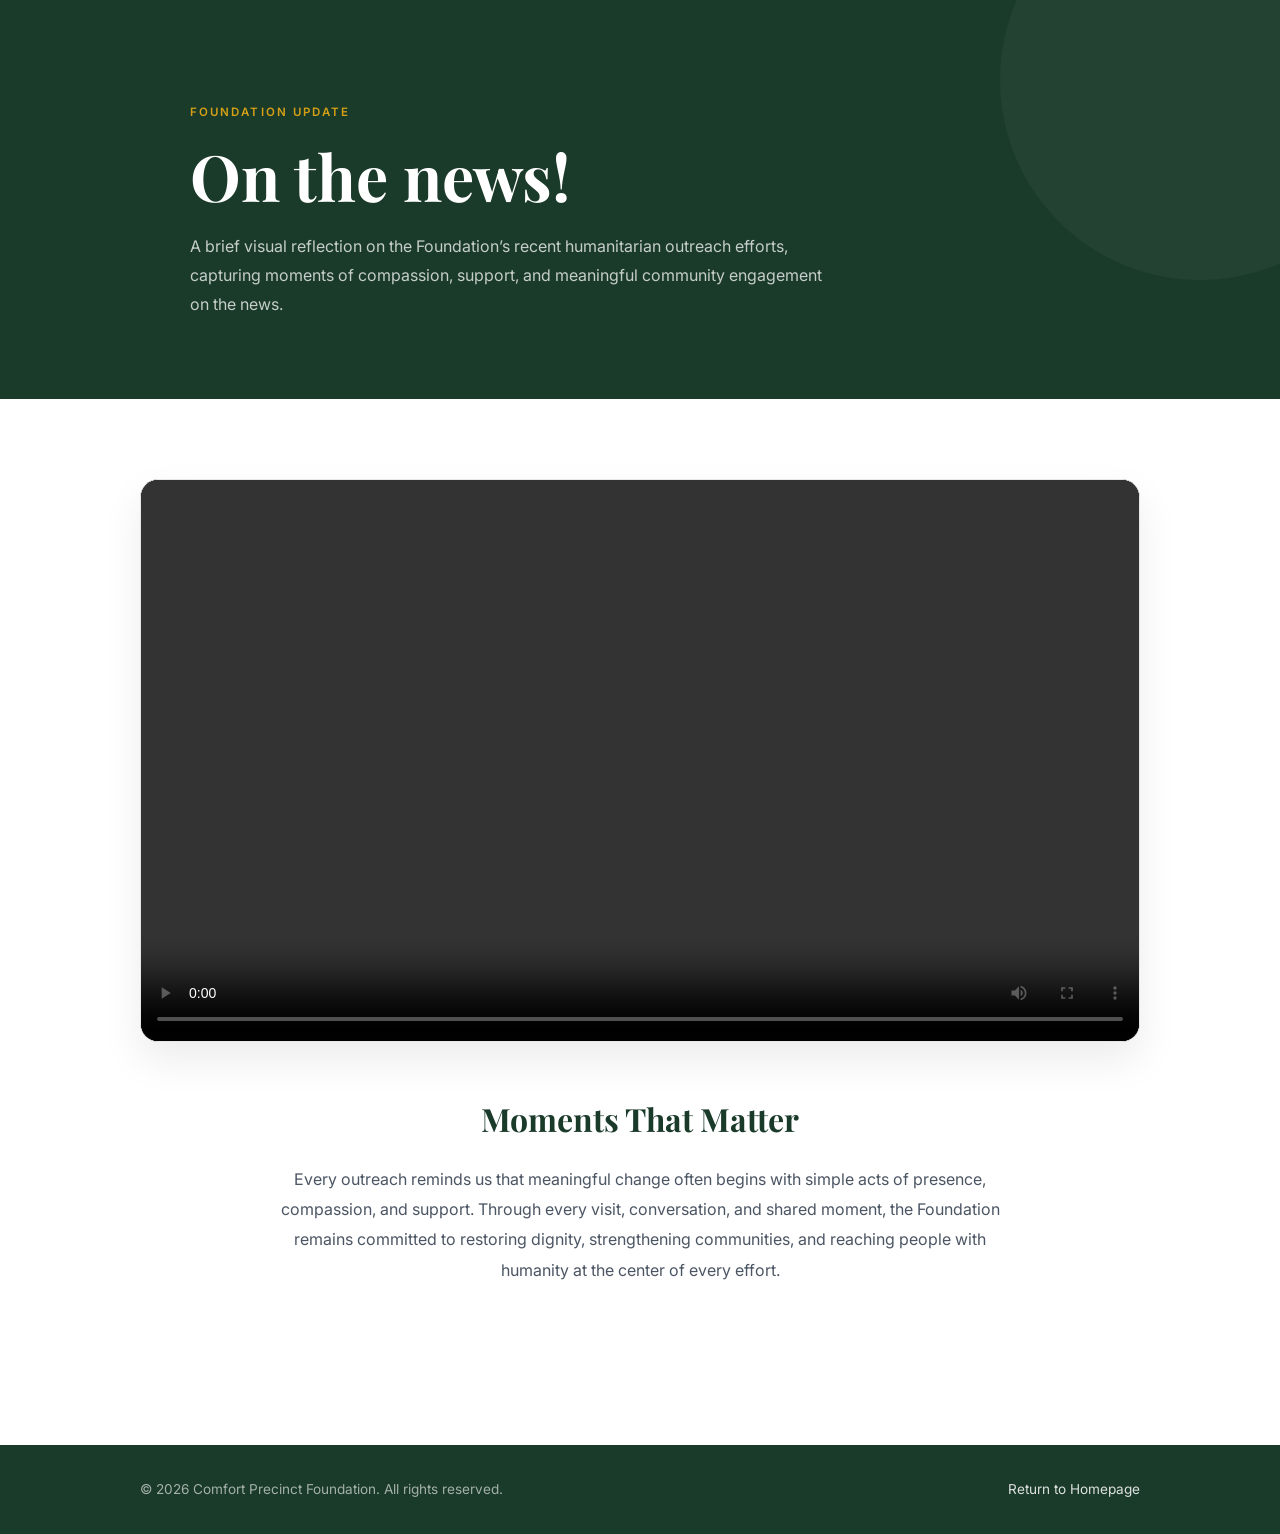
<file: New folder/news-video.html>
<!DOCTYPE html>
<html lang="en">
<head>
  <meta charset="UTF-8" />
  <meta name="viewport" content="width=device-width, initial-scale=1.0" />
  <title>Foundation Update — Comfort Precinct Foundation</title>

  <link href="https://fonts.googleapis.com/css2?family=Inter:wght@300;400;500;600&family=Playfair+Display:wght@400;600&display=swap" rel="stylesheet">

  <style>

    *{
      margin:0;
      padding:0;
      box-sizing:border-box;
    }

    :root{
      --cream:#ffffff;
      --charcoal:#1a1a1a;
      --green:#1a3a2a;
      --gold:#d4a017;
      --muted:#5a6472;
      --border:#e5e7eb;

      --font-body:'Inter', sans-serif;
      --font-heading:'Playfair Display', serif;
    }

    body{
      font-family:var(--font-body);
      background:var(--cream);
      color:var(--charcoal);
      line-height:1.8;
      -webkit-font-smoothing:antialiased;
    }

    img,
    video{
      display:block;
      max-width:100%;
    }

    .page{
      min-height:100vh;
    }

    /* HERO */

    .hero{
      background:var(--green);
      padding:6rem 1.5rem 5rem;
      position:relative;
      overflow:hidden;
    }

    .hero::before{
      content:'';
      position:absolute;
      top:-120px;
      right:-120px;
      width:400px;
      height:400px;
      border-radius:50%;
      background:rgba(255,255,255,0.04);
    }

    .hero__inner{
      max-width:900px;
      margin:0 auto;
      position:relative;
      z-index:2;
    }

    .hero__label{
      display:inline-block;
      font-size:0.72rem;
      font-weight:600;
      letter-spacing:0.18em;
      text-transform:uppercase;
      color:var(--gold);
      margin-bottom:1rem;
    }

    .hero__title{
      font-family:var(--font-heading);
      font-size:clamp(2.2rem,5vw,4rem);
      line-height:1.15;
      color:#fff;
      margin-bottom:1.25rem;
    }

    .hero__text{
      max-width:650px;
      color:rgba(255,255,255,0.75);
      font-size:1rem;
    }

    .hero__date{
      margin-top:1.5rem;
      color:rgba(255,255,255,0.5);
      font-size:0.88rem;
    }

    /* VIDEO SECTION */

    .video-section{
      padding:5rem 1.5rem;
    }

    .video-section__inner{
      max-width:1000px;
      margin:0 auto;
    }

    .video-wrapper{
      border-radius:18px;
      overflow:hidden;
      border:1px solid var(--border);
      box-shadow:0 18px 40px rgba(0,0,0,0.08);
      background:#000;
    }

    video{
      width:100%;
      aspect-ratio:16/9;
      object-fit:cover;
    }

    /* REFLECTION */

    .reflection{
      padding-top:3rem;
      max-width:760px;
      margin:0 auto;
      text-align:center;
    }

    .reflection h2{
      font-family:var(--font-heading);
      font-size:2rem;
      margin-bottom:1rem;
      color:var(--green);
    }

    .reflection p{
      color:#4b5563;
      font-size:1rem;
      line-height:1.9;
    }

    /* FOOTER */

    .footer{
      margin-top:5rem;
      background:var(--green);
      padding:2rem 1.5rem;
    }

    .footer__inner{
      max-width:1000px;
      margin:0 auto;
      display:flex;
      justify-content:space-between;
      align-items:center;
      gap:1rem;
      flex-wrap:wrap;
    }

    .footer p{
      color:rgba(255,255,255,0.6);
      font-size:0.85rem;
    }

    .footer a{
      color:rgba(255,255,255,0.85);
      text-decoration:none;
      font-size:0.85rem;
    }

    .footer a:hover{
      color:#fff;
    }

    @media(max-width:768px){

      .hero{
        padding:5rem 1.25rem 4rem;
      }

      .video-section{
        padding:4rem 1.25rem;
      }

      .reflection{
        text-align:left;
      }

    }

  </style>
</head>
<body>

  <div class="page">

    <!-- HERO -->
    <section class="hero">

      <div class="hero__inner">

        <span class="hero__label">Foundation Update</span>

        <h1 class="hero__title">
          On the news!
        </h1>

        <p class="hero__text">
          A brief visual reflection on the Foundation’s recent humanitarian outreach efforts,
          capturing moments of compassion, support, and meaningful community engagement on the news.
        </p>

      </div>

    </section>

    <!-- VIDEO -->
    <section class="video-section">

      <div class="video-section__inner">

        <div class="video-wrapper">

          <video controls>
            <source src="videos/WhatsApp Video 2026-04-22 at 17.41.01.mp4" type="video/mp4">
          </video>

        </div>

        <!-- REFLECTION -->
        <div class="reflection">

          <h2>Moments That Matter</h2>

          <p>
            Every outreach reminds us that meaningful change often begins with simple acts of presence,
            compassion, and support. Through every visit, conversation, and shared moment,
            the Foundation remains committed to restoring dignity, strengthening communities,
            and reaching people with humanity at the center of every effort.
          </p>

        </div>

      </div>

    </section>

    <!-- FOOTER -->
    <footer class="footer">

      <div class="footer__inner">

        <p>
          © 2026 Comfort Precinct Foundation. All rights reserved.
        </p>

        <a href="index.html">
          Return to Homepage
        </a>

      </div>

    </footer>

  </div>

</body>
</html>
</file>
<file: style.css>
/* ── RESET ── */
    *, *::before, *::after {
      box-sizing: border-box;
      margin: 0;
      padding: 0;
    }

    /* ── CSS VARIABLES ── */
    :root {
      --cream: #ffffff;
      --charcoal: #1a1a1a;
      --warm-mid: #1a3a2a;
      --terracotta: #2e7d32;
      --terracotta-dark: #1b5e20;
      --muted: #5a6472;
      --border: #e5e7eb;
      --accent-yellow: #d4a017;
      --font-body: 'Inter', sans-serif;
      --font-heading: 'Playfair Display', serif;
      --body-line: 1.85;
      --body-spacing: 0.01em;
    }

    /* ════════════════════════════════
       NAVIGATION
    ════════════════════════════════ */

    .nav {
      position: sticky;
      top: 0;
      z-index: 100;
      background-color: #ffffff;
      border-bottom: 1px solid var(--border);
      padding: 0 4rem;
      height: 68px;
      display: flex;
      align-items: center;
      justify-content: space-between;
    }

    .nav__brand { display: flex; align-items: center; gap: 10px; text-decoration: none; }
    .nav__logo { width: 38px; height: 38px; border-radius: 50%; object-fit: contain; }
    .nav__brand-name { font-family: var(--font-body); font-weight: 600; font-size: 0.9rem; color: var(--terracotta); letter-spacing: 0.02em; }
    .nav__links { display: flex; align-items: center; gap: 0; list-style: none; }
    .nav__item { position: relative; }

    .nav__item > a {
      font-family: var(--font-body);
      font-size: 0.88rem;
      font-weight: 500;
      color: var(--muted);
      letter-spacing: 0.03em;
      text-decoration: none;
      transition: color 0.2s ease;
      position: relative;
      padding: 0 1.25rem;
      height: 68px;
      display: flex;
      align-items: center;
    }

    .nav__item > a:hover { color: var(--terracotta); }
    .nav__item > a.active { color: var(--terracotta); font-weight: 600; }

    .nav__item > a.active::after {
      content: '';
      position: absolute;
      bottom: 0;
      left: 1.25rem; right: 1.25rem;
      height: 2px;
      background-color: var(--terracotta);
      border-radius: 2px 2px 0 0;
    }

    .nav__item--dropdown > a::before {
      content: '▾';
      font-size: 0.65rem;
      margin-left: 0.35rem;
      opacity: 0.5;
      display: inline-block;
    }

    .nav__dropdown {
      position: absolute;
      top: 100%; left: 0;
      min-width: 220px;
      background: #ffffff;
      border: 1px solid var(--border);
      border-top: 2px solid var(--terracotta);
      border-radius: 0 0 8px 8px;
      box-shadow: 0 8px 24px rgba(0,0,0,0.08);
      padding: 0.5rem 0;
      opacity: 0;
      visibility: hidden;
      transform: translateY(6px);
      transition: opacity 0.2s ease, transform 0.2s ease, visibility 0.2s;
      pointer-events: none;
    }

    .nav__item--dropdown:hover .nav__dropdown {
      opacity: 1; visibility: visible; transform: translateY(0); pointer-events: all;
    }

    .nav__dropdown a {
      display: block;
      padding: 0.65rem 1.25rem;
      font-family: var(--font-body);
      font-size: 0.84rem;
      font-weight: 400;
      color: #4b5563;
      text-decoration: none;
      transition: background 0.15s ease, color 0.15s ease;
      border-left: 3px solid transparent;
    }

    .nav__dropdown a:hover { background: #f4f7f4; color: var(--terracotta); border-left-color: var(--terracotta); }

    .nav__toggle { display: none; background: none; border: none; cursor: pointer; flex-direction: column; gap: 5px; padding: 4px; }
    .nav__toggle span { display: block; width: 24px; height: 2px; background-color: var(--charcoal); border-radius: 2px; transition: all 0.3s ease; }

    @media (max-width: 768px) {
      .nav { padding: 0 1.5rem; }
      .nav__toggle { display: flex; }
      .nav__links {
        display: none;
        position: absolute;
        top: 68px; left: 0; right: 0;
        background: #ffffff;
        flex-direction: column;
        align-items: stretch;
        gap: 0;
        border-bottom: 1px solid var(--border);
        padding: 0;
        box-shadow: 0 4px 12px rgba(0,0,0,0.06);
      }
      .nav__links.open { display: flex; }
      .nav__item > a { height: auto; padding: 0.9rem 1.5rem; border-bottom: 1px solid #f3f4f6; display: block; }
      .nav__item > a.active::after { display: none; }
      .nav__item--dropdown > a::before { display: none; }
      .nav__dropdown {
        position: static; opacity: 1; visibility: visible; transform: none;
        box-shadow: none; border: none; border-radius: 0;
        background: #f9fafb; padding: 0; pointer-events: all; display: none;
      }
      .nav__item--dropdown.open .nav__dropdown { display: block; }
      .nav__dropdown a { padding: 0.7rem 2rem; font-size: 0.82rem; border-bottom: 1px solid #f0f0f0; border-left: none; }
    }


    /* ── BASE ── */
    html, body {
      height: 100%;
      font-family: var(--font-body);
      font-size: 16px;
      line-height: var(--body-line);
      letter-spacing: var(--body-spacing);
      background-color: var(--cream);
      color: var(--charcoal);
      -webkit-font-smoothing: antialiased;
      -moz-osx-font-smoothing: grayscale;
    }

    p { font-family: var(--font-body); font-weight: 400; line-height: var(--body-line); letter-spacing: var(--body-spacing); }
    h1, h2, h3, h4 { font-family: var(--font-heading); line-height: 1.2; letter-spacing: -0.01em; }


    /*HERO SECTION*/

    .hero {
      min-height: 100vh;
      display: grid;
      grid-template-columns: 1fr 1fr;
      overflow: hidden;
    }

    .hero__left {
      display: flex;
      flex-direction: column;
      justify-content: center;
      padding: 7rem 5rem 7rem 6rem;
      position: relative;
    }

    .hero__left::before {
      content: '';
      position: absolute;
      top: 0; left: 0;
      width: 4px;
      height: 100%;
      background: linear-gradient(to bottom, transparent, var(--terracotta) 30%, var(--terracotta) 70%, transparent);
    }

    .hero__headline {
      font-family: var(--font-heading);
      font-weight: 600;
      font-size: clamp(2.2rem, 3.8vw, 3.4rem);
      line-height: 1.18;
      color: var(--charcoal);
      margin-bottom: 1.75rem;
      animation: fadeUp 0.6s ease both;
      animation-delay: 0.25s;
    }

    .hero__headline em { font-style: italic; color: var(--terracotta); }

    .hero__subtext {
      font-family: var(--font-body);
      font-size: 1.05rem;
      font-weight: 400;
      line-height: 1.8;
      color: var(--muted);
      max-width: 420px;
      margin-bottom: 3rem;
      animation: fadeUp 0.6s ease both;
      animation-delay: 0.4s;
    }

    .hero__actions {
      display: flex;
      gap: 1rem;
      flex-wrap: wrap;
      align-items: center;
      animation: fadeUp 0.6s ease both;
      animation-delay: 0.55s;
    }

    .btn {
      display: inline-block;
      font-family: var(--font-body);
      font-weight: 600;
      font-size: 0.875rem;
      letter-spacing: 0.04em;
      text-decoration: none;
      border: none;
      cursor: pointer;
      padding: 0.9rem 2.1rem;
      border-radius: 2px;
      transition: background 0.22s ease, color 0.22s ease, transform 0.18s ease;
    }

    .btn--primary { background: var(--terracotta); color: #fff; }
    .btn--primary:hover { background: var(--terracotta-dark); transform: translateY(-1px); }
    .btn--outline { background: transparent; color: var(--charcoal); border: 1.5px solid var(--border); }
    .btn--outline:hover { border-color: var(--charcoal); transform: translateY(-1px); }

    .hero__right {
      position: relative;
      background: var(--warm-mid);
      overflow: hidden;
      display: flex;
      flex-direction: column;
    }

    .hero__quote {
      position: relative;
      z-index: 3;
      font-family: var(--font-heading);
      font-style: italic;
      font-size: 1.1rem;
      color: rgba(255,255,255,0.8);
      line-height: 1.65;
      padding: 2.5rem 2.5rem 1.5rem 2.5rem;
      border-bottom: 1px solid rgba(255,255,255,0.1);
    }

   /* .hero__quote::before {
      content: '';
      display: block;
      width: 32px;
      height: 2px;
      background: var(--accent-yellow);
      margin-bottom: 1rem;
    } */

    .slider { position: relative; flex: 1; overflow: hidden; }

    .slide {
      position: absolute;
      top: 0; left: 0;
      width: 100%; height: 100%;
      object-fit: cover;
      opacity: 0;
      transition: opacity 1s ease;
    }

    .slide.active { opacity: 1; }

    .slider::after {
      content: '';
      position: absolute;
      inset: 0;
      background: rgba(26,58,42,0.35);
      z-index: 1;
      pointer-events: none;
    }

    .hero__stat-block {
      position: absolute;
      bottom: 2.5rem; left: 2.5rem;
      z-index: 2;
      color: rgba(255,255,255,0.9);
    }

    .hero__stat-number { font-family: var(--font-heading); font-size: 3rem; font-weight: 600; line-height: 1; display: block; }
    /*.hero__stat-divider { width: 36px; height: 1.5px; background: var(--accent-yellow); margin: 0.75rem 0; } */
    .hero__stat-label { font-family: var(--font-body); font-size: 0.8rem; font-weight: 400; letter-spacing: 0.08em; color: rgba(255,255,255,0.55); display: block; }

    @media (max-width: 860px) {
      .hero { grid-template-columns: 1fr; grid-template-rows: auto auto; }
      .hero__left { padding: 5rem 2rem 3.5rem 2.5rem; order: 2; }
      .hero__left::before { width: 100%; height: 3px; top: 0; background: linear-gradient(to right, transparent, var(--terracotta) 30%, var(--terracotta) 70%, transparent); }
      .hero__right { order: 1; min-height: 380px; max-height: 480px; }
      .hero__stat-number { font-size: 2.2rem; }
    }

    @media (max-width: 480px) {
      .hero__left { padding: 3.5rem 1.5rem 3rem 1.75rem; }
      .hero__actions { flex-direction: column; align-items: flex-start; }
      .btn { width: 100%; text-align: center; }
      .hero__right { min-height: 300px; max-height: 360px; }
    }

    @keyframes fadeUp {
      from { opacity: 0; transform: translateY(18px); }
      to   { opacity: 1; transform: translateY(0); }
    }


    /*ABOUT SECTION*/

    .about { background-color: #f4f7f4; border-top: 1px solid var(--border); }

    .about__eyebrow { font-family: var(--font-body); font-weight: 600; font-size: 0.72rem; letter-spacing: 0.2em; text-transform: uppercase; color: var(--terracotta); margin-bottom: 0.85rem; }
    .about__heading { font-family: var(--font-heading); font-weight: 600; font-size: clamp(1.8rem, 3vw, 2.5rem); line-height: 1.25; color: var(--charcoal); margin-bottom: 1.5rem; }
    .about__heading em { font-style: italic; color: var(--terracotta); }

    .about__intro-block { max-width: 700px; margin: 0 auto; padding: 6rem 2rem 5rem; text-align: center; }
    .about__intro-divider { width: 48px; height: 3px; background: var(--accent-yellow); margin: 0 auto 2.5rem; border-radius: 2px; }
    .about__intro-text { display: flex; flex-direction: column; gap: 1.2rem; text-align: left; }
    .about__intro-text p { font-size: 1rem; font-weight: 400; line-height: 1.9; color: #374151; }
    .about__intro-text strong { font-weight: 600; color: var(--charcoal); }

    .about__mvv-block { background-color: #ffffff; border-top: 1px solid var(--border); border-bottom: 1px solid var(--border); padding: 5rem 4rem; }
    .about__mvv-grid { max-width: 1100px; margin: 0 auto; display: grid; grid-template-columns: repeat(3, 1fr); gap: 2rem; align-items: stretch; }

    .about__mvv-card {
      display: flex; flex-direction: column; align-items: center; text-align: center;
      background-color: #f9fafb; border: 1px solid var(--border); border-radius: 8px;
      overflow: hidden; padding-bottom: 2.25rem;
      transition: border-color 0.22s ease, transform 0.22s ease, box-shadow 0.22s ease;
    }

    .about__mvv-card:hover { border-color: var(--terracotta); transform: translateY(-4px); box-shadow: 0 8px 24px rgba(46,125,50,0.08); }
    .about__mvv-card::before { content: ''; display: block; height: 4px; background: var(--terracotta); width: 100%; flex-shrink: 0; }
    .about__mvv-card--featured { background-color: #1a3a2a; border-color: #1a3a2a; }
    .about__mvv-card--featured::before { background: var(--accent-yellow); }
    .about__mvv-card--featured .about__mvv-title { color: #ffffff; }
    .about__mvv-card--featured .about__mvv-text { color: rgba(255,255,255,0.78); }

    .about__card-icon-wrap {
      width: 130px; height: 130px; border-radius: 50%;
      background-color: #e8f5e9; border: 3px solid #c8e6c9;
      display: flex; align-items: center; justify-content: center;
      flex-shrink: 0; overflow: hidden;
      margin-top: 2.25rem; margin-bottom: 1.5rem;
      animation: iconFloat 3.5s ease-in-out infinite;
    }

    .about__mvv-card--featured .about__card-icon-wrap { background-color: #fef9c3; border-color: #fde68a; }
    .about__mvv-card:nth-child(1) .about__card-icon-wrap { animation-delay: 0s; }
    .about__mvv-card:nth-child(2) .about__card-icon-wrap { animation-delay: 0.6s; }
    .about__mvv-card:nth-child(3) .about__card-icon-wrap { animation-delay: 1.2s; }

    .about__icon-img { width: 110px; height: 110px; object-fit: cover; border-radius: 50%; display: block; }
    .about__mvv-title { font-family: var(--font-heading); font-weight: 600; font-size: 1.2rem; color: var(--charcoal); margin-bottom: 0.75rem; padding: 0 1.75rem; }
    .about__mvv-text { font-family: var(--font-body); font-size: 0.92rem; font-weight: 400; line-height: 1.82; color: #4b5563; padding: 0 1.75rem; }

    .about__sectors-block { padding: 5.5rem 4rem 6.5rem; }
    .about__sectors-header { max-width: 1100px; margin: 0 auto 3rem; }
    .about__sectors-grid { max-width: 1100px; margin: 0 auto; display: grid; grid-template-columns: repeat(3, 1fr); gap: 2rem; }

    .about__sector-card {
      display: flex; flex-direction: column; align-items: center; text-align: center;
      gap: 1.1rem; padding: 2.75rem 2rem 2.5rem;
      background-color: #ffffff; border: 1px solid var(--border); border-radius: 8px;
      transition: border-color 0.22s ease, transform 0.22s ease, box-shadow 0.22s ease;
    }

    .about__sector-card:hover { border-color: var(--terracotta); transform: translateY(-4px); box-shadow: 0 8px 24px rgba(46,125,50,0.08); }

    .about__sector-icon-wrap {
      width: 100px; height: 100px; border-radius: 50%;
      background-color: #e8f5e9; border: 2px solid #c8e6c9;
      display: flex; align-items: center; justify-content: center;
      flex-shrink: 0; overflow: hidden;
      animation: iconFloat 3.5s ease-in-out infinite;
    }

    .about__sector-card:nth-child(1) .about__sector-icon-wrap { animation-delay: 0s; }
    .about__sector-card:nth-child(2) .about__sector-icon-wrap { animation-delay: 0.7s; }
    .about__sector-card:nth-child(3) .about__sector-icon-wrap { animation-delay: 1.4s; }

    .about__sector-img { width: 80px; height: 80px; object-fit: cover; border-radius: 50%; }
    .about__sector-title { font-family: var(--font-heading); font-weight: 600; font-size: 1.1rem; color: var(--charcoal); line-height: 1.3; }
    .about__sector-text { font-family: var(--font-body); font-size: 0.92rem; font-weight: 400; line-height: 1.82; color: #4b5563; }

    @keyframes iconFloat {
      0%   { transform: translateY(0px); }
      50%  { transform: translateY(-8px); }
      100% { transform: translateY(0px); }
    }

    @media (max-width: 900px) {
      .about__mvv-block { padding: 4rem 2rem; }
      .about__mvv-grid { grid-template-columns: 1fr; gap: 1.5rem; }
      .about__sectors-block { padding: 4rem 2rem 5rem; }
      .about__sectors-grid { grid-template-columns: 1fr; gap: 1.5rem; }
      .about__intro-block { padding: 4rem 1.5rem 3.5rem; }
      .about__sector-card { align-items: flex-start; text-align: left; }
    }

    @media (max-width: 480px) {
      .about__mvv-block { padding: 3rem 1.25rem; }
      .about__sectors-block { padding: 3rem 1.25rem 4rem; }
      .about__intro-block { padding: 3rem 1.25rem; }
      .about__mvv-card { border-radius: 6px; }
      .about__sector-card { padding: 2rem 1.5rem; }
      .about__card-icon-wrap { width: 110px; height: 110px; }
      .about__icon-img { width: 90px; height: 90px; }
    }


    /* PROJECTS SECTION */

    .projects__inner { max-width: 1100px; margin: 0 auto; }
    .projects__eyebrow { font-family: var(--font-body); font-weight: 600; font-size: 0.72rem; letter-spacing: 0.2em; text-transform: uppercase; color: var(--terracotta); margin-bottom: 0.85rem; }
    .projects__heading { font-family: var(--font-heading); font-weight: 600; font-size: clamp(1.8rem, 3vw, 2.5rem); line-height: 1.25; color: var(--charcoal); margin-bottom: 1rem; }
    .projects__intro { font-family: var(--font-body); font-size: 1rem; font-weight: 400; line-height: 1.8; color: var(--muted); max-width: 560px; }
    .projects__header { margin-bottom: 3.5rem; }
    .projects__current { background-color: var(--cream); padding: 7rem 4rem 6rem; border-top: 1px solid var(--border); }
    .projects__grid { display: grid; grid-template-columns: repeat(3, 1fr); gap: 2rem; align-items: start; }

    .project-card {
      display: flex; flex-direction: column;
      border-radius: 10px; overflow: hidden;
      border: 1px solid var(--border); background-color: #ffffff;
      transition: transform 0.25s ease, box-shadow 0.25s ease;
    }

    .project-card:hover { transform: translateY(-6px); box-shadow: 0 16px 40px rgba(0,0,0,0.12); }
    .project-card__poster-wrap { position: relative; width: 100%; aspect-ratio: 1 / 1; overflow: hidden; }
    .project-card__poster { width: 100%; height: 100%; object-fit: cover; object-position: top center; display: block; transition: transform 0.4s ease; }
    .project-card:hover .project-card__poster { transform: scale(1.04); }

    .project-card__badge {
      position: absolute; top: 0.85rem; right: 0.85rem;
      font-family: var(--font-body); font-size: 0.68rem; font-weight: 600;
      letter-spacing: 0.1em; text-transform: uppercase;
      color: #1a3a2a; background-color: rgba(255,255,255,0.92);
      border: 1.5px solid #bbf7d0; padding: 0.28rem 0.75rem;
      border-radius: 20px; backdrop-filter: blur(4px);
    }

    .project-card__badge--yellow { color: #1a3a2a; background-color: rgba(254,249,195,0.95); border-color: #fde68a; }
    .project-card__caption { padding: 1.5rem 1.6rem 2rem; display: flex; flex-direction: column; gap: 0.65rem; border-left: 3px solid var(--terracotta); }
    .project-card--featured .project-card__caption { border-left-color: var(--accent-yellow); }
    .project-card__title { font-family: var(--font-heading); font-weight: 600; font-size: 1.05rem; line-height: 1.35; color: var(--charcoal); }
    .project-card__desc { font-family: var(--font-body); font-size: 0.9rem; font-weight: 400; line-height: 1.8; color: #4b5563; }

    @media (max-width: 860px) {
      .projects__current { padding: 5rem 2.5rem 4rem; }
      .projects__grid { grid-template-columns: 1fr 1fr; gap: 1.5rem; }
    }

    @media (max-width: 600px) {
      .projects__current { padding: 4rem 1.5rem 3rem; }
      .projects__grid { grid-template-columns: 1fr; }
    }


    /* FOUNDATION NEWS SECTION
       FIXED: equal card heights, consistent media
       dimensions, full-colour memorial portraits,
       clean video integration */

    .news {
      background-color:  #f4f7f4;
      border-top: 1px solid var(--border);
      padding: 7rem 4rem 8rem;
    }

    .news__inner { max-width: 1100px; margin: 0 auto; }

    .news__header { margin-bottom: 4rem; }

    .news__eyebrow {
      font-family: var(--font-body);
      font-weight: 600;
      font-size: 0.72rem;
      letter-spacing: 0.2em;
      text-transform: uppercase;
      color: var(--terracotta);
      margin-bottom: 0.85rem;
      display: block;
    }

    .news__heading {
      font-family: var(--font-heading);
      font-weight: 600;
      font-size: clamp(1.8rem, 3vw, 2.5rem);
      line-height: 1.25;
      color: var(--charcoal);
      margin-bottom: 1rem;
    }

    .news__heading em { font-style: italic; color: var(--terracotta); }

    .news__intro {
      font-family: var(--font-body);
      font-size: 1rem;
      font-weight: 400;
      line-height: 1.8;
      color: var(--muted);
      max-width: 580px;
    }

    /*
      FIX 1 — Equal card heights:
      Use align-items: stretch so all 3 cards in the row
      grow to match the tallest card automatically.
    */
    .news__grid {
      display: grid;
      grid-template-columns: repeat(3, 1fr);
      gap: 2rem;
      align-items: stretch;   /* ← key fix: all cards same height */
    }

    /*
      FIX 2 — Card structure:
      Cards are flex columns so the body grows to fill
      remaining space, keeping buttons bottom-aligned.
    */
    .news-card {
      background: #ffffff;
      border: 1px solid var(--border);
      border-radius: 10px;
      overflow: hidden;
      display: flex;
      flex-direction: column;
      transition: transform 0.25s ease, box-shadow 0.25s ease;
    }

    .news-card:hover {
      transform: translateY(-5px);
      box-shadow: 0 14px 36px rgba(0,0,0,0.09);
    }

    .news-card--memorial { border-color: #d1d5db; }

    /*
      FIX 3 — Consistent media height:
      All three cards share the same padding-bottom ratio
      so media blocks are visually identical in height.
      Using aspect-ratio + a fixed height approach via
      padding-bottom: 58% so the ratio holds on all screens.
    */
    
     .news-card__media {
      position: relative;
      width: 100%; 
      /* padding-bottom creates a fixed-ratio box */
      padding-bottom: 58%;
      overflow: hidden;
      flex-shrink: 0;   /* never let the media block shrink */
    }

    /* Video card background */
    .news-card__media--video { background: var(--warm-mid); }

    /* Memorial card background */
    .news-card__media--memorial { background: #1e1e1e; }

    /* Events card background */
    .news-card__media--events { background: #2a2a2a; }

    /*
      FIX 4 — Video element:
      The <video> sits absolute inside the ratio box,
      exactly like an image. object-fit: cover fills
      the space without distortion or overflow.
    */
    .news-card__video {
      position: absolute;
      top: 0; left: 0;
      width: 100%;
      height: 100%;
      object-fit: cover;
      border-radius: 0;   /* card overflow:hidden handles rounding */
      display: block;
    }

    /* Placeholder shown when no video/image is present */
    .news-card__placeholder {
      position: absolute;
      inset: 0;
      display: flex;
      flex-direction: column;
      align-items: center;
      justify-content: center;
      gap: 0.75rem;
      color: rgba(255,255,255,0.5);
    }

    .news-card__placeholder p {
      font-size: 0.72rem;
      font-weight: 600;
      letter-spacing: 0.12em;
      text-transform: uppercase;
      opacity: 0.5;
    }

    /* Play button circle */
    .news-card__play {
      width: 54px;
      height: 54px;
      border-radius: 50%;
      background: rgba(255,255,255,0.12);
      border: 2px solid rgba(255,255,255,0.28);
      display: flex;
      align-items: center;
      justify-content: center;
      font-size: 1.1rem;
      color: #ffffff;
      padding-left: 4px;
    }

    /*
      FIX 5 — Standard image inside media block:
      Absolute positioned, covers the full ratio box,
      no distortion.
    */
    .news-card__img {
      position: absolute;
      inset: 0;
      width: 100%;
      height: 100%;
      object-fit: cover;
      object-position: center;
      display: block;
      transition: transform 0.4s ease;
      /* NO filter — full colour */
    }

    .news-card:hover .news-card__img { transform: scale(1.04); }

    /*
      FIX 6 — Memorial split portrait:
      Two equal halves filling the same ratio box.
      No grayscale filter — full original colour.
    */
    .news-card__portrait-split {
      position: absolute;
      inset: 0;
      display: grid;
      grid-template-columns: 1fr 1fr;
    }

    .news-card__portrait-half {
      position: relative;
      overflow: hidden;
      background: #2e2e2e;
    }

    /* Dividing line between the two portraits */
    .news-card__portrait-half:first-child {
      border-right: 1px solid rgba(255,255,255,0.15);
    }

    .news-card__portrait-img {
      position: absolute;
      inset: 0;
      width: 100%;
      height: 100%;
      object-fit: cover;
      object-position: center top;
      display: block;
      /*
        FIX 7 — Grayscale removed completely.
        Images display in full natural colour.
        filter: none is explicit to override any
        inherited or previously set grayscale.
      */
      filter: none;
      transition: transform 0.4s ease;
    }

    .news-card__portrait-half:hover .news-card__portrait-img {
      transform: scale(1.04);
    }

    /* Placeholder inside each portrait half */
    .news-card__portrait-placeholder {
      position: absolute;
      inset: 0;
      display: flex;
      flex-direction: column;
      align-items: center;
      justify-content: center;
      gap: 0.4rem;
      color: rgba(255,255,255,0.35);
    }

    .news-card__portrait-placeholder span { font-size: 1.8rem; opacity: 0.4; }
    .news-card__portrait-placeholder p { font-size: 0.62rem; font-weight: 600; letter-spacing: 0.1em; text-transform: uppercase; }

    /* Badge overlaid on media */
    .news-card__badge {
      position: absolute;
      top: 0.85rem;
      left: 0.85rem;
      z-index: 2;
      font-family: var(--font-body);
      font-size: 0.65rem;
      font-weight: 600;
      letter-spacing: 0.1em;
      text-transform: uppercase;
      color: #1a3a2a;
      background: rgba(255,255,255,0.92);
      border: 1.5px solid #bbf7d0;
      padding: 0.25rem 0.7rem;
      border-radius: 20px;
      backdrop-filter: blur(4px);
    }

    .news-card__badge--subtle {
      color: #4b5563;
      background: rgba(255,255,255,0.85);
      border-color: #d1d5db;
    }

    .news-card__badge--amber {
      color: #92400e;
      background: rgba(254,249,195,0.95);
      border-color: #fde68a;
    }

    /*
      FIX 8 — Card body:
      flex-grow: 1 makes the body fill all remaining
      card height so buttons bottom-align across all cards.
    */
    .news-card__body {
      padding: 1.6rem 1.75rem 2rem;
      display: flex;
      flex-direction: column;
      gap: 0.7rem;
      flex: 1;              /* grow to fill remaining card height */
    }

    .news-card__label {
      font-family: var(--font-body);
      font-size: 0.68rem;
      font-weight: 700;
      letter-spacing: 0.14em;
      text-transform: uppercase;
      color: var(--terracotta);
    }

    .news-card--memorial .news-card__label { color: #6b7280; }
    .news-card--events .news-card__label { color: #92400e; }

    .news-card__title {
      font-family: var(--font-heading);
      font-weight: 600;
      font-size: 1.15rem;
      line-height: 1.3;
      color: var(--charcoal);
    }

    .news-card__text {
      font-family: var(--font-body);
      font-size: 0.9rem;
      font-weight: 400;
      line-height: 1.82;
      color: #4b5563;
      flex-grow: 1;          /* push button to bottom */
    }

    .news-card__btn {
      display: inline-block;
      font-family: var(--font-body);
      font-weight: 600;
      font-size: 0.82rem;
      letter-spacing: 0.04em;
      text-decoration: none;
      padding: 0.7rem 1.6rem;
      border-radius: 4px;
      align-self: flex-start;
      margin-top: 0.4rem;
      flex-shrink: 0;        /* button never squashes */
      transition: background 0.22s ease, color 0.22s ease, transform 0.18s ease, border-color 0.22s ease;
    }

    .news-card__btn--primary {
      background: var(--terracotta);
      color: #ffffff;
      border: 2px solid var(--terracotta);
    }

    .news-card__btn--primary:hover {
      background: var(--terracotta-dark);
      border-color: var(--terracotta-dark);
      transform: translateY(-1px);
    }

    .news-card__btn--outline {
      background: transparent;
      color: #4b5563;
      border: 2px solid #d1d5db;
    }

    .news-card__btn--outline:hover {
      border-color: #6b7280;
      color: var(--charcoal);
      transform: translateY(-1px);
    }

    .news-card__btn--amber {
      background: transparent;
      color: #92400e;
      border: 2px solid #fde68a;
    }

    .news-card__btn--amber:hover {
      background: #fef9c3;
      transform: translateY(-1px);
    }

    /* News responsive */
    @media (max-width: 900px) {
      .news { padding: 5rem 2.5rem 6rem; }
      /* 2 columns on tablet — cards still stretch to equal height */
      .news__grid { grid-template-columns: 1fr 1fr; gap: 1.5rem; }
    }

    @media (max-width: 600px) {
      .news { padding: 4rem 1.5rem 5rem; }
      /* Single column on mobile — height equality is automatic */
      .news__grid { grid-template-columns: 1fr; }
    }


    /* 
       CTA SECTION
   */

    .cta {
      background-color: #ffffff;
      border-top: 1px solid var(--border);
      padding: 8rem 4rem;
      position: relative;
      overflow: hidden;
    }

    .cta::before {
      content: '';
      position: absolute;
      top: -120px; right: -120px;
      width: 420px; height: 420px;
      border-radius: 50%;
      background: radial-gradient(circle, rgba(46,125,50,0.06) 0%, transparent 70%);
      pointer-events: none;
    }

    .cta::after {
      content: '';
      position: absolute;
      bottom: -80px; left: -80px;
      width: 320px; height: 320px;
      border-radius: 50%;
      background: radial-gradient(circle, rgba(212,160,23,0.07) 0%, transparent 70%);
      pointer-events: none;
    }

    .cta__inner { max-width: 1100px; margin: 0 auto; position: relative; z-index: 1; }
    .cta__header { text-align: center; margin-bottom: 4.5rem; }
    .cta__divider { width: 48px; height: 3px; background: var(--accent-yellow); margin: 0 auto 1.5rem; border-radius: 2px; }
    .cta__headline { font-family: var(--font-heading); font-weight: 600; font-size: clamp(2rem, 4vw, 3rem); line-height: 1.2; color: var(--charcoal); margin-bottom: 1.25rem; }
    .cta__headline em { font-style: italic; color: var(--terracotta); }
    .cta__subtext { font-family: var(--font-body); font-size: 1.05rem; font-weight: 400; line-height: 1.85; color: var(--muted); max-width: 540px; margin: 0 auto; }

    .cta__actions { display: grid; grid-template-columns: 1fr 1fr; gap: 2rem; margin-bottom: 4rem; }

    .cta__block {
      border-radius: 10px; padding: 3rem 2.5rem;
      display: flex; flex-direction: column; gap: 1.25rem;
      transition: transform 0.25s ease, box-shadow 0.25s ease;
    }

    .cta__block:hover { transform: translateY(-4px); box-shadow: 0 12px 32px rgba(0,0,0,0.09); }
    .cta__block--donate { background-color: var(--warm-mid); border: none; }
    .cta__block--donate .cta__block-icon { background-color: rgba(255,255,255,0.1); }
    .cta__block--donate .cta__block-title { color: #ffffff; }
    .cta__block--donate .cta__block-text { color: rgba(255,255,255,0.75); }
    .cta__block--volunteer { background-color:  #f4f7f4; border: 1.5px solid var(--border); }
    .cta__block--volunteer .cta__block-icon { background-color: #88a98a; }
    .cta__block--volunteer .cta__block-title { color: var(--charcoal); }
    .cta__block--volunteer .cta__block-text { color: #4b5563; }

    .cta__block-icon { width: 52px; height: 52px; border-radius: 50%; display: flex; align-items: center; justify-content: center; font-size: 1.4rem; flex-shrink: 0; }
    .cta__block-title { font-family: var(--font-heading); font-weight: 600; font-size: 1.5rem; line-height: 1.2; }
    .cta__block-text { font-family: var(--font-body); font-size: 0.95rem; font-weight: 400; line-height: 1.82; flex-grow: 1; }

    .cta__btn-donate {
      display: inline-block; font-family: var(--font-body); font-weight: 700;
      font-size: 0.95rem; letter-spacing: 0.04em; text-decoration: none;
      text-align: center; padding: 1rem 2.5rem; border-radius: 4px; border: none;
      cursor: pointer; background-color: var(--accent-yellow); color: #1a3a2a;
      align-self: flex-start;
      transition: background-color 0.22s ease, transform 0.18s ease, box-shadow 0.22s ease;
    }

    .cta__btn-donate:hover { background-color: #c49010; transform: translateY(-2px); box-shadow: 0 6px 20px rgba(212,160,23,0.4); }

    .cta__btn-volunteer {
      display: inline-block; font-family: var(--font-body); font-weight: 600;
      font-size: 0.92rem; letter-spacing: 0.04em; text-decoration: none;
      text-align: center; padding: 0.95rem 2.2rem; border-radius: 4px;
      border: 2px solid var(--terracotta); background: transparent;
      color: var(--terracotta); align-self: flex-start; cursor: pointer;
      transition: background-color 0.22s ease, color 0.22s ease, transform 0.18s ease;
    }

    .cta__btn-volunteer:hover { background-color: var(--terracotta); color: #ffffff; transform: translateY(-2px); }

    .cta__contact {
      background-color:  #f4f7f4;; border: 1px solid var(--border); border-radius: 10px;
      padding: 2.5rem 3rem; display: flex; align-items: center;
      justify-content: space-between; gap: 2rem; flex-wrap: wrap;
    }

    .cta__contact-left { display: flex; flex-direction: column; gap: 0.4rem; }
    .cta__contact-label { font-family: var(--font-body); font-weight: 600; font-size: 0.72rem; letter-spacing: 0.18em; text-transform: uppercase; color: var(--terracotta); }
    .cta__contact-title { font-family: var(--font-heading); font-weight: 600; font-size: 1.4rem; color: var(--charcoal); line-height: 1.2; }
    .cta__contact-details { display: flex; gap: 2.5rem; flex-wrap: wrap; align-items: center; }
    .cta__contact-item { display: flex; align-items: center; gap: 0.65rem; }
    .cta__contact-icon { width: 40px; height: 40px; border-radius: 50%; background-color: #e8f5e9; border: 1.5px solid #c8e6c9; display: flex; align-items: center; justify-content: center; font-size: 1rem; flex-shrink: 0; }
    .cta__contact-info { display: flex; flex-direction: column; gap: 0.1rem; }
    .cta__contact-type { font-family: var(--font-body); font-size: 0.72rem; font-weight: 600; letter-spacing: 0.1em; text-transform: uppercase; color: var(--muted); }
    .cta__contact-value { font-family: var(--font-body); font-size: 0.95rem; font-weight: 500; color: var(--charcoal); text-decoration: none; transition: color 0.2s ease; }
    .cta__contact-value:hover { color: var(--terracotta); }

    @media (max-width: 860px) {
      .cta { padding: 6rem 2.5rem; }
      .cta__actions { grid-template-columns: 1fr; gap: 1.5rem; }
      .cta__contact { padding: 2rem; }
      .cta__contact-details { gap: 1.5rem; }
    }

    @media (max-width: 560px) {
      .cta { padding: 4.5rem 1.5rem; }
      .cta__header { margin-bottom: 3rem; }
      .cta__block { padding: 2.25rem 1.75rem; }
      .cta__btn-donate, .cta__btn-volunteer { width: 100%; text-align: center; }
      .cta__contact { flex-direction: column; align-items: flex-start; }
      .cta__contact-details { flex-direction: column; gap: 1rem; }
    }
</file>
<file: New folder/style.css>
/* ── RESET ── */
    *, *::before, *::after {
      box-sizing: border-box;
      margin: 0;
      padding: 0;
    }

    /* ── CSS VARIABLES ── */
    :root {
      --cream: #ffffff;
      --charcoal: #1a1a1a;
      --warm-mid: #1a3a2a;
      --terracotta: #2e7d32;
      --terracotta-dark: #1b5e20;
      --muted: #5a6472;
      --border: #e5e7eb;
      --accent-yellow: #d4a017;
      --font-body: 'Inter', sans-serif;
      --font-heading: 'Playfair Display', serif;
      --body-line: 1.85;
      --body-spacing: 0.01em;
    }

    /* ════════════════════════════════
       NAVIGATION
    ════════════════════════════════ */

    .nav {
      position: sticky;
      top: 0;
      z-index: 100;
      background-color: #ffffff;
      border-bottom: 1px solid var(--border);
      padding: 0 4rem;
      height: 68px;
      display: flex;
      align-items: center;
      justify-content: space-between;
    }

    .nav__brand { display: flex; align-items: center; gap: 10px; text-decoration: none; }
    .nav__logo { width: 38px; height: 38px; border-radius: 50%; object-fit: contain; }
    .nav__brand-name { font-family: var(--font-body); font-weight: 600; font-size: 0.9rem; color: var(--terracotta); letter-spacing: 0.02em; }
    .nav__links { display: flex; align-items: center; gap: 0; list-style: none; }
    .nav__item { position: relative; }

    .nav__item > a {
      font-family: var(--font-body);
      font-size: 0.88rem;
      font-weight: 500;
      color: var(--muted);
      letter-spacing: 0.03em;
      text-decoration: none;
      transition: color 0.2s ease;
      position: relative;
      padding: 0 1.25rem;
      height: 68px;
      display: flex;
      align-items: center;
    }

    .nav__item > a:hover { color: var(--terracotta); }
    .nav__item > a.active { color: var(--terracotta); font-weight: 600; }

    .nav__item > a.active::after {
      content: '';
      position: absolute;
      bottom: 0;
      left: 1.25rem; right: 1.25rem;
      height: 2px;
      background-color: var(--terracotta);
      border-radius: 2px 2px 0 0;
    }

    .nav__item--dropdown > a::before {
      content: '▾';
      font-size: 0.65rem;
      margin-left: 0.35rem;
      opacity: 0.5;
      display: inline-block;
    }

    .nav__dropdown {
      position: absolute;
      top: 100%; left: 0;
      min-width: 220px;
      background: #ffffff;
      border: 1px solid var(--border);
      border-top: 2px solid var(--terracotta);
      border-radius: 0 0 8px 8px;
      box-shadow: 0 8px 24px rgba(0,0,0,0.08);
      padding: 0.5rem 0;
      opacity: 0;
      visibility: hidden;
      transform: translateY(6px);
      transition: opacity 0.2s ease, transform 0.2s ease, visibility 0.2s;
      pointer-events: none;
    }

    .nav__item--dropdown:hover .nav__dropdown {
      opacity: 1; visibility: visible; transform: translateY(0); pointer-events: all;
    }

    .nav__dropdown a {
      display: block;
      padding: 0.65rem 1.25rem;
      font-family: var(--font-body);
      font-size: 0.84rem;
      font-weight: 400;
      color: #4b5563;
      text-decoration: none;
      transition: background 0.15s ease, color 0.15s ease;
      border-left: 3px solid transparent;
    }

    .nav__dropdown a:hover { background: #f4f7f4; color: var(--terracotta); border-left-color: var(--terracotta); }

    .nav__toggle { display: none; background: none; border: none; cursor: pointer; flex-direction: column; gap: 5px; padding: 4px; }
    .nav__toggle span { display: block; width: 24px; height: 2px; background-color: var(--charcoal); border-radius: 2px; transition: all 0.3s ease; }

    @media (max-width: 768px) {
      .nav { padding: 0 1.5rem; }
      .nav__toggle { display: flex; }
      .nav__links {
        display: none;
        position: absolute;
        top: 68px; left: 0; right: 0;
        background: #ffffff;
        flex-direction: column;
        align-items: stretch;
        gap: 0;
        border-bottom: 1px solid var(--border);
        padding: 0;
        box-shadow: 0 4px 12px rgba(0,0,0,0.06);
      }
      .nav__links.open { display: flex; }
      .nav__item > a { height: auto; padding: 0.9rem 1.5rem; border-bottom: 1px solid #f3f4f6; display: block; }
      .nav__item > a.active::after { display: none; }
      .nav__item--dropdown > a::before { display: none; }
      .nav__dropdown {
        position: static; opacity: 1; visibility: visible; transform: none;
        box-shadow: none; border: none; border-radius: 0;
        background: #f9fafb; padding: 0; pointer-events: all; display: none;
      }
      .nav__item--dropdown.open .nav__dropdown { display: block; }
      .nav__dropdown a { padding: 0.7rem 2rem; font-size: 0.82rem; border-bottom: 1px solid #f0f0f0; border-left: none; }
    }


    /* ── BASE ── */
    html, body {
      height: 100%;
      font-family: var(--font-body);
      font-size: 16px;
      line-height: var(--body-line);
      letter-spacing: var(--body-spacing);
      background-color: var(--cream);
      color: var(--charcoal);
      -webkit-font-smoothing: antialiased;
      -moz-osx-font-smoothing: grayscale;
    }

    p { font-family: var(--font-body); font-weight: 400; line-height: var(--body-line); letter-spacing: var(--body-spacing); }
    h1, h2, h3, h4 { font-family: var(--font-heading); line-height: 1.2; letter-spacing: -0.01em; }


    /*HERO SECTION*/

    .hero {
      min-height: 100vh;
      display: grid;
      grid-template-columns: 1fr 1fr;
      overflow: hidden;
    }

    .hero__left {
      display: flex;
      flex-direction: column;
      justify-content: center;
      padding: 7rem 5rem 7rem 6rem;
      position: relative;
    }

    .hero__left::before {
      content: '';
      position: absolute;
      top: 0; left: 0;
      width: 4px;
      height: 100%;
      background: linear-gradient(to bottom, transparent, var(--terracotta) 30%, var(--terracotta) 70%, transparent);
    }

    .hero__headline {
      font-family: var(--font-heading);
      font-weight: 600;
      font-size: clamp(2.2rem, 3.8vw, 3.4rem);
      line-height: 1.18;
      color: var(--charcoal);
      margin-bottom: 1.75rem;
      animation: fadeUp 0.6s ease both;
      animation-delay: 0.25s;
    }

    .hero__headline em { font-style: italic; color: var(--terracotta); }

    .hero__subtext {
      font-family: var(--font-body);
      font-size: 1.05rem;
      font-weight: 400;
      line-height: 1.8;
      color: var(--muted);
      max-width: 420px;
      margin-bottom: 3rem;
      animation: fadeUp 0.6s ease both;
      animation-delay: 0.4s;
    }

    .hero__actions {
      display: flex;
      gap: 1rem;
      flex-wrap: wrap;
      align-items: center;
      animation: fadeUp 0.6s ease both;
      animation-delay: 0.55s;
    }

    .btn {
      display: inline-block;
      font-family: var(--font-body);
      font-weight: 600;
      font-size: 0.875rem;
      letter-spacing: 0.04em;
      text-decoration: none;
      border: none;
      cursor: pointer;
      padding: 0.9rem 2.1rem;
      border-radius: 2px;
      transition: background 0.22s ease, color 0.22s ease, transform 0.18s ease;
    }

    .btn--primary { background: var(--terracotta); color: #fff; }
    .btn--primary:hover { background: var(--terracotta-dark); transform: translateY(-1px); }
    .btn--outline { background: transparent; color: var(--charcoal); border: 1.5px solid var(--border); }
    .btn--outline:hover { border-color: var(--charcoal); transform: translateY(-1px); }

    .hero__right {
      position: relative;
      background: var(--warm-mid);
      overflow: hidden;
      display: flex;
      flex-direction: column;
    }

    .hero__quote {
      position: relative;
      z-index: 3;
      font-family: var(--font-heading);
      font-style: italic;
      font-size: 1.1rem;
      color: rgba(255,255,255,0.8);
      line-height: 1.65;
      padding: 2.5rem 2.5rem 1.5rem 2.5rem;
      border-bottom: 1px solid rgba(255,255,255,0.1);
    }

   /* .hero__quote::before {
      content: '';
      display: block;
      width: 32px;
      height: 2px;
      background: var(--accent-yellow);
      margin-bottom: 1rem;
    } */

    .slider { position: relative; flex: 1; overflow: hidden; }

    .slide {
      position: absolute;
      top: 0; left: 0;
      width: 100%; height: 100%;
      object-fit: cover;
      opacity: 0;
      transition: opacity 1s ease;
    }

    .slide.active { opacity: 1; }

    .slider::after {
      content: '';
      position: absolute;
      inset: 0;
      background: rgba(26,58,42,0.35);
      z-index: 1;
      pointer-events: none;
    }

    .hero__stat-block {
      position: absolute;
      bottom: 2.5rem; left: 2.5rem;
      z-index: 2;
      color: rgba(255,255,255,0.9);
    }

    .hero__stat-number { font-family: var(--font-heading); font-size: 3rem; font-weight: 600; line-height: 1; display: block; }
    /*.hero__stat-divider { width: 36px; height: 1.5px; background: var(--accent-yellow); margin: 0.75rem 0; } */
    .hero__stat-label { font-family: var(--font-body); font-size: 0.8rem; font-weight: 400; letter-spacing: 0.08em; color: rgba(255,255,255,0.55); display: block; }

    @media (max-width: 860px) {
      .hero { grid-template-columns: 1fr; grid-template-rows: auto auto; }
      .hero__left { padding: 5rem 2rem 3.5rem 2.5rem; order: 2; }
      .hero__left::before { width: 100%; height: 3px; top: 0; background: linear-gradient(to right, transparent, var(--terracotta) 30%, var(--terracotta) 70%, transparent); }
      .hero__right { order: 1; min-height: 380px; max-height: 480px; }
      .hero__stat-number { font-size: 2.2rem; }
    }

    @media (max-width: 480px) {
      .hero__left { padding: 3.5rem 1.5rem 3rem 1.75rem; }
      .hero__actions { flex-direction: column; align-items: flex-start; }
      .btn { width: 100%; text-align: center; }
      .hero__right { min-height: 300px; max-height: 360px; }
    }

    @keyframes fadeUp {
      from { opacity: 0; transform: translateY(18px); }
      to   { opacity: 1; transform: translateY(0); }
    }


    /*ABOUT SECTION*/

    .about { background-color: #f4f7f4; border-top: 1px solid var(--border); }

    .about__eyebrow { font-family: var(--font-body); font-weight: 600; font-size: 0.72rem; letter-spacing: 0.2em; text-transform: uppercase; color: var(--terracotta); margin-bottom: 0.85rem; }
    .about__heading { font-family: var(--font-heading); font-weight: 600; font-size: clamp(1.8rem, 3vw, 2.5rem); line-height: 1.25; color: var(--charcoal); margin-bottom: 1.5rem; }
    .about__heading em { font-style: italic; color: var(--terracotta); }

    .about__intro-block { max-width: 700px; margin: 0 auto; padding: 6rem 2rem 5rem; text-align: center; }
    .about__intro-divider { width: 48px; height: 3px; background: var(--accent-yellow); margin: 0 auto 2.5rem; border-radius: 2px; }
    .about__intro-text { display: flex; flex-direction: column; gap: 1.2rem; text-align: left; }
    .about__intro-text p { font-size: 1rem; font-weight: 400; line-height: 1.9; color: #374151; }
    .about__intro-text strong { font-weight: 600; color: var(--charcoal); }

    .about__mvv-block { background-color: #ffffff; border-top: 1px solid var(--border); border-bottom: 1px solid var(--border); padding: 5rem 4rem; }
    .about__mvv-grid { max-width: 1100px; margin: 0 auto; display: grid; grid-template-columns: repeat(3, 1fr); gap: 2rem; align-items: stretch; }

    .about__mvv-card {
      display: flex; flex-direction: column; align-items: center; text-align: center;
      background-color: #f9fafb; border: 1px solid var(--border); border-radius: 8px;
      overflow: hidden; padding-bottom: 2.25rem;
      transition: border-color 0.22s ease, transform 0.22s ease, box-shadow 0.22s ease;
    }

    .about__mvv-card:hover { border-color: var(--terracotta); transform: translateY(-4px); box-shadow: 0 8px 24px rgba(46,125,50,0.08); }
    .about__mvv-card::before { content: ''; display: block; height: 4px; background: var(--terracotta); width: 100%; flex-shrink: 0; }
    .about__mvv-card--featured { background-color: #1a3a2a; border-color: #1a3a2a; }
    .about__mvv-card--featured::before { background: var(--accent-yellow); }
    .about__mvv-card--featured .about__mvv-title { color: #ffffff; }
    .about__mvv-card--featured .about__mvv-text { color: rgba(255,255,255,0.78); }

    .about__card-icon-wrap {
      width: 130px; height: 130px; border-radius: 50%;
      background-color: #e8f5e9; border: 3px solid #c8e6c9;
      display: flex; align-items: center; justify-content: center;
      flex-shrink: 0; overflow: hidden;
      margin-top: 2.25rem; margin-bottom: 1.5rem;
      animation: iconFloat 3.5s ease-in-out infinite;
    }

    .about__mvv-card--featured .about__card-icon-wrap { background-color: #fef9c3; border-color: #fde68a; }
    .about__mvv-card:nth-child(1) .about__card-icon-wrap { animation-delay: 0s; }
    .about__mvv-card:nth-child(2) .about__card-icon-wrap { animation-delay: 0.6s; }
    .about__mvv-card:nth-child(3) .about__card-icon-wrap { animation-delay: 1.2s; }

    .about__icon-img { width: 110px; height: 110px; object-fit: cover; border-radius: 50%; display: block; }
    .about__mvv-title { font-family: var(--font-heading); font-weight: 600; font-size: 1.2rem; color: var(--charcoal); margin-bottom: 0.75rem; padding: 0 1.75rem; }
    .about__mvv-text { font-family: var(--font-body); font-size: 0.92rem; font-weight: 400; line-height: 1.82; color: #4b5563; padding: 0 1.75rem; }

    .about__sectors-block { padding: 5.5rem 4rem 6.5rem; }
    .about__sectors-header { max-width: 1100px; margin: 0 auto 3rem; }
    .about__sectors-grid { max-width: 1100px; margin: 0 auto; display: grid; grid-template-columns: repeat(3, 1fr); gap: 2rem; }

    .about__sector-card {
      display: flex; flex-direction: column; align-items: center; text-align: center;
      gap: 1.1rem; padding: 2.75rem 2rem 2.5rem;
      background-color: #ffffff; border: 1px solid var(--border); border-radius: 8px;
      transition: border-color 0.22s ease, transform 0.22s ease, box-shadow 0.22s ease;
    }

    .about__sector-card:hover { border-color: var(--terracotta); transform: translateY(-4px); box-shadow: 0 8px 24px rgba(46,125,50,0.08); }

    .about__sector-icon-wrap {
      width: 100px; height: 100px; border-radius: 50%;
      background-color: #e8f5e9; border: 2px solid #c8e6c9;
      display: flex; align-items: center; justify-content: center;
      flex-shrink: 0; overflow: hidden;
      animation: iconFloat 3.5s ease-in-out infinite;
    }

    .about__sector-card:nth-child(1) .about__sector-icon-wrap { animation-delay: 0s; }
    .about__sector-card:nth-child(2) .about__sector-icon-wrap { animation-delay: 0.7s; }
    .about__sector-card:nth-child(3) .about__sector-icon-wrap { animation-delay: 1.4s; }

    .about__sector-img { width: 80px; height: 80px; object-fit: cover; border-radius: 50%; }
    .about__sector-title { font-family: var(--font-heading); font-weight: 600; font-size: 1.1rem; color: var(--charcoal); line-height: 1.3; }
    .about__sector-text { font-family: var(--font-body); font-size: 0.92rem; font-weight: 400; line-height: 1.82; color: #4b5563; }

    @keyframes iconFloat {
      0%   { transform: translateY(0px); }
      50%  { transform: translateY(-8px); }
      100% { transform: translateY(0px); }
    }

    @media (max-width: 900px) {
      .about__mvv-block { padding: 4rem 2rem; }
      .about__mvv-grid { grid-template-columns: 1fr; gap: 1.5rem; }
      .about__sectors-block { padding: 4rem 2rem 5rem; }
      .about__sectors-grid { grid-template-columns: 1fr; gap: 1.5rem; }
      .about__intro-block { padding: 4rem 1.5rem 3.5rem; }
      .about__sector-card { align-items: flex-start; text-align: left; }
    }

    @media (max-width: 480px) {
      .about__mvv-block { padding: 3rem 1.25rem; }
      .about__sectors-block { padding: 3rem 1.25rem 4rem; }
      .about__intro-block { padding: 3rem 1.25rem; }
      .about__mvv-card { border-radius: 6px; }
      .about__sector-card { padding: 2rem 1.5rem; }
      .about__card-icon-wrap { width: 110px; height: 110px; }
      .about__icon-img { width: 90px; height: 90px; }
    }


    /* PROJECTS SECTION */

    .projects__inner { max-width: 1100px; margin: 0 auto; }
    .projects__eyebrow { font-family: var(--font-body); font-weight: 600; font-size: 0.72rem; letter-spacing: 0.2em; text-transform: uppercase; color: var(--terracotta); margin-bottom: 0.85rem; }
    .projects__heading { font-family: var(--font-heading); font-weight: 600; font-size: clamp(1.8rem, 3vw, 2.5rem); line-height: 1.25; color: var(--charcoal); margin-bottom: 1rem; }
    .projects__intro { font-family: var(--font-body); font-size: 1rem; font-weight: 400; line-height: 1.8; color: var(--muted); max-width: 560px; }
    .projects__header { margin-bottom: 3.5rem; }
    .projects__current { background-color: var(--cream); padding: 7rem 4rem 6rem; border-top: 1px solid var(--border); }
    .projects__grid { display: grid; grid-template-columns: repeat(3, 1fr); gap: 2rem; align-items: start; }

    .project-card {
      display: flex; flex-direction: column;
      border-radius: 10px; overflow: hidden;
      border: 1px solid var(--border); background-color: #ffffff;
      transition: transform 0.25s ease, box-shadow 0.25s ease;
    }

    .project-card:hover { transform: translateY(-6px); box-shadow: 0 16px 40px rgba(0,0,0,0.12); }
    .project-card__poster-wrap { position: relative; width: 100%; aspect-ratio: 1 / 1; overflow: hidden; }
    .project-card__poster { width: 100%; height: 100%; object-fit: cover; object-position: top center; display: block; transition: transform 0.4s ease; }
    .project-card:hover .project-card__poster { transform: scale(1.04); }

    .project-card__badge {
      position: absolute; top: 0.85rem; right: 0.85rem;
      font-family: var(--font-body); font-size: 0.68rem; font-weight: 600;
      letter-spacing: 0.1em; text-transform: uppercase;
      color: #1a3a2a; background-color: rgba(255,255,255,0.92);
      border: 1.5px solid #bbf7d0; padding: 0.28rem 0.75rem;
      border-radius: 20px; backdrop-filter: blur(4px);
    }

    .project-card__badge--yellow { color: #1a3a2a; background-color: rgba(254,249,195,0.95); border-color: #fde68a; }
    .project-card__caption { padding: 1.5rem 1.6rem 2rem; display: flex; flex-direction: column; gap: 0.65rem; border-left: 3px solid var(--terracotta); }
    .project-card--featured .project-card__caption { border-left-color: var(--accent-yellow); }
    .project-card__title { font-family: var(--font-heading); font-weight: 600; font-size: 1.05rem; line-height: 1.35; color: var(--charcoal); }
    .project-card__desc { font-family: var(--font-body); font-size: 0.9rem; font-weight: 400; line-height: 1.8; color: #4b5563; }

    @media (max-width: 860px) {
      .projects__current { padding: 5rem 2.5rem 4rem; }
      .projects__grid { grid-template-columns: 1fr 1fr; gap: 1.5rem; }
    }

    @media (max-width: 600px) {
      .projects__current { padding: 4rem 1.5rem 3rem; }
      .projects__grid { grid-template-columns: 1fr; }
    }


    /* FOUNDATION NEWS SECTION
       FIXED: equal card heights, consistent media
       dimensions, full-colour memorial portraits,
       clean video integration */

    .news {
      background-color:  #f4f7f4;
      border-top: 1px solid var(--border);
      padding: 7rem 4rem 8rem;
    }

    .news__inner { max-width: 1100px; margin: 0 auto; }

    .news__header { margin-bottom: 4rem; }

    .news__eyebrow {
      font-family: var(--font-body);
      font-weight: 600;
      font-size: 0.72rem;
      letter-spacing: 0.2em;
      text-transform: uppercase;
      color: var(--terracotta);
      margin-bottom: 0.85rem;
      display: block;
    }

    .news__heading {
      font-family: var(--font-heading);
      font-weight: 600;
      font-size: clamp(1.8rem, 3vw, 2.5rem);
      line-height: 1.25;
      color: var(--charcoal);
      margin-bottom: 1rem;
    }

    .news__heading em { font-style: italic; color: var(--terracotta); }

    .news__intro {
      font-family: var(--font-body);
      font-size: 1rem;
      font-weight: 400;
      line-height: 1.8;
      color: var(--muted);
      max-width: 580px;
    }

    /*
      FIX 1 — Equal card heights:
      Use align-items: stretch so all 3 cards in the row
      grow to match the tallest card automatically.
    */
    .news__grid {
      display: grid;
      grid-template-columns: repeat(3, 1fr);
      gap: 2rem;
      align-items: stretch;   /* ← key fix: all cards same height */
    }

    /*
      FIX 2 — Card structure:
      Cards are flex columns so the body grows to fill
      remaining space, keeping buttons bottom-aligned.
    */
    .news-card {
      background: #ffffff;
      border: 1px solid var(--border);
      border-radius: 10px;
      overflow: hidden;
      display: flex;
      flex-direction: column;
      transition: transform 0.25s ease, box-shadow 0.25s ease;
    }

    .news-card:hover {
      transform: translateY(-5px);
      box-shadow: 0 14px 36px rgba(0,0,0,0.09);
    }

    .news-card--memorial { border-color: #d1d5db; }

    /*
      FIX 3 — Consistent media height:
      All three cards share the same padding-bottom ratio
      so media blocks are visually identical in height.
      Using aspect-ratio + a fixed height approach via
      padding-bottom: 58% so the ratio holds on all screens.
    */
    
     .news-card__media {
      position: relative;
      width: 100%; 
      /* padding-bottom creates a fixed-ratio box */
      padding-bottom: 58%;
      overflow: hidden;
      flex-shrink: 0;   /* never let the media block shrink */
    }

    /* Video card background */
    .news-card__media--video { background: var(--warm-mid); }

    /* Memorial card background */
    .news-card__media--memorial { background: #1e1e1e; }

    /* Events card background */
    .news-card__media--events { background: #2a2a2a; }

    /*
      FIX 4 — Video element:
      The <video> sits absolute inside the ratio box,
      exactly like an image. object-fit: cover fills
      the space without distortion or overflow.
    */
    .news-card__video {
      position: absolute;
      top: 0; left: 0;
      width: 100%;
      height: 100%;
      object-fit: cover;
      border-radius: 0;   /* card overflow:hidden handles rounding */
      display: block;
    }

    /* Placeholder shown when no video/image is present */
    .news-card__placeholder {
      position: absolute;
      inset: 0;
      display: flex;
      flex-direction: column;
      align-items: center;
      justify-content: center;
      gap: 0.75rem;
      color: rgba(255,255,255,0.5);
    }

    .news-card__placeholder p {
      font-size: 0.72rem;
      font-weight: 600;
      letter-spacing: 0.12em;
      text-transform: uppercase;
      opacity: 0.5;
    }

    /* Play button circle */
    .news-card__play {
      width: 54px;
      height: 54px;
      border-radius: 50%;
      background: rgba(255,255,255,0.12);
      border: 2px solid rgba(255,255,255,0.28);
      display: flex;
      align-items: center;
      justify-content: center;
      font-size: 1.1rem;
      color: #ffffff;
      padding-left: 4px;
    }

    /*
      FIX 5 — Standard image inside media block:
      Absolute positioned, covers the full ratio box,
      no distortion.
    */
    .news-card__img {
      position: absolute;
      inset: 0;
      width: 100%;
      height: 100%;
      object-fit: cover;
      object-position: center;
      display: block;
      transition: transform 0.4s ease;
      /* NO filter — full colour */
    }

    .news-card:hover .news-card__img { transform: scale(1.04); }

    /*
      FIX 6 — Memorial split portrait:
      Two equal halves filling the same ratio box.
      No grayscale filter — full original colour.
    */
    .news-card__portrait-split {
      position: absolute;
      inset: 0;
      display: grid;
      grid-template-columns: 1fr 1fr;
    }

    .news-card__portrait-half {
      position: relative;
      overflow: hidden;
      background: #2e2e2e;
    }

    /* Dividing line between the two portraits */
    .news-card__portrait-half:first-child {
      border-right: 1px solid rgba(255,255,255,0.15);
    }

    .news-card__portrait-img {
      position: absolute;
      inset: 0;
      width: 100%;
      height: 100%;
      object-fit: cover;
      object-position: center top;
      display: block;
      /*
        FIX 7 — Grayscale removed completely.
        Images display in full natural colour.
        filter: none is explicit to override any
        inherited or previously set grayscale.
      */
      filter: none;
      transition: transform 0.4s ease;
    }

    .news-card__portrait-half:hover .news-card__portrait-img {
      transform: scale(1.04);
    }

    /* Placeholder inside each portrait half */
    .news-card__portrait-placeholder {
      position: absolute;
      inset: 0;
      display: flex;
      flex-direction: column;
      align-items: center;
      justify-content: center;
      gap: 0.4rem;
      color: rgba(255,255,255,0.35);
    }

    .news-card__portrait-placeholder span { font-size: 1.8rem; opacity: 0.4; }
    .news-card__portrait-placeholder p { font-size: 0.62rem; font-weight: 600; letter-spacing: 0.1em; text-transform: uppercase; }

    /* Badge overlaid on media */
    .news-card__badge {
      position: absolute;
      top: 0.85rem;
      left: 0.85rem;
      z-index: 2;
      font-family: var(--font-body);
      font-size: 0.65rem;
      font-weight: 600;
      letter-spacing: 0.1em;
      text-transform: uppercase;
      color: #1a3a2a;
      background: rgba(255,255,255,0.92);
      border: 1.5px solid #bbf7d0;
      padding: 0.25rem 0.7rem;
      border-radius: 20px;
      backdrop-filter: blur(4px);
    }

    .news-card__badge--subtle {
      color: #4b5563;
      background: rgba(255,255,255,0.85);
      border-color: #d1d5db;
    }

    .news-card__badge--amber {
      color: #92400e;
      background: rgba(254,249,195,0.95);
      border-color: #fde68a;
    }

    /*
      FIX 8 — Card body:
      flex-grow: 1 makes the body fill all remaining
      card height so buttons bottom-align across all cards.
    */
    .news-card__body {
      padding: 1.6rem 1.75rem 2rem;
      display: flex;
      flex-direction: column;
      gap: 0.7rem;
      flex: 1;              /* grow to fill remaining card height */
    }

    .news-card__label {
      font-family: var(--font-body);
      font-size: 0.68rem;
      font-weight: 700;
      letter-spacing: 0.14em;
      text-transform: uppercase;
      color: var(--terracotta);
    }

    .news-card--memorial .news-card__label { color: #6b7280; }
    .news-card--events .news-card__label { color: #92400e; }

    .news-card__title {
      font-family: var(--font-heading);
      font-weight: 600;
      font-size: 1.15rem;
      line-height: 1.3;
      color: var(--charcoal);
    }

    .news-card__text {
      font-family: var(--font-body);
      font-size: 0.9rem;
      font-weight: 400;
      line-height: 1.82;
      color: #4b5563;
      flex-grow: 1;          /* push button to bottom */
    }

    .news-card__btn {
      display: inline-block;
      font-family: var(--font-body);
      font-weight: 600;
      font-size: 0.82rem;
      letter-spacing: 0.04em;
      text-decoration: none;
      padding: 0.7rem 1.6rem;
      border-radius: 4px;
      align-self: flex-start;
      margin-top: 0.4rem;
      flex-shrink: 0;        /* button never squashes */
      transition: background 0.22s ease, color 0.22s ease, transform 0.18s ease, border-color 0.22s ease;
    }

    .news-card__btn--primary {
      background: var(--terracotta);
      color: #ffffff;
      border: 2px solid var(--terracotta);
    }

    .news-card__btn--primary:hover {
      background: var(--terracotta-dark);
      border-color: var(--terracotta-dark);
      transform: translateY(-1px);
    }

    .news-card__btn--outline {
      background: transparent;
      color: #4b5563;
      border: 2px solid #d1d5db;
    }

    .news-card__btn--outline:hover {
      border-color: #6b7280;
      color: var(--charcoal);
      transform: translateY(-1px);
    }

    .news-card__btn--amber {
      background: transparent;
      color: #92400e;
      border: 2px solid #fde68a;
    }

    .news-card__btn--amber:hover {
      background: #fef9c3;
      transform: translateY(-1px);
    }

    /* News responsive */
    @media (max-width: 900px) {
      .news { padding: 5rem 2.5rem 6rem; }
      /* 2 columns on tablet — cards still stretch to equal height */
      .news__grid { grid-template-columns: 1fr 1fr; gap: 1.5rem; }
    }

    @media (max-width: 600px) {
      .news { padding: 4rem 1.5rem 5rem; }
      /* Single column on mobile — height equality is automatic */
      .news__grid { grid-template-columns: 1fr; }
    }


    /* 
       CTA SECTION
   */

    .cta {
      background-color: #ffffff;
      border-top: 1px solid var(--border);
      padding: 8rem 4rem;
      position: relative;
      overflow: hidden;
    }

    .cta::before {
      content: '';
      position: absolute;
      top: -120px; right: -120px;
      width: 420px; height: 420px;
      border-radius: 50%;
      background: radial-gradient(circle, rgba(46,125,50,0.06) 0%, transparent 70%);
      pointer-events: none;
    }

    .cta::after {
      content: '';
      position: absolute;
      bottom: -80px; left: -80px;
      width: 320px; height: 320px;
      border-radius: 50%;
      background: radial-gradient(circle, rgba(212,160,23,0.07) 0%, transparent 70%);
      pointer-events: none;
    }

    .cta__inner { max-width: 1100px; margin: 0 auto; position: relative; z-index: 1; }
    .cta__header { text-align: center; margin-bottom: 4.5rem; }
    .cta__divider { width: 48px; height: 3px; background: var(--accent-yellow); margin: 0 auto 1.5rem; border-radius: 2px; }
    .cta__headline { font-family: var(--font-heading); font-weight: 600; font-size: clamp(2rem, 4vw, 3rem); line-height: 1.2; color: var(--charcoal); margin-bottom: 1.25rem; }
    .cta__headline em { font-style: italic; color: var(--terracotta); }
    .cta__subtext { font-family: var(--font-body); font-size: 1.05rem; font-weight: 400; line-height: 1.85; color: var(--muted); max-width: 540px; margin: 0 auto; }

    .cta__actions { display: grid; grid-template-columns: 1fr 1fr; gap: 2rem; margin-bottom: 4rem; }

    .cta__block {
      border-radius: 10px; padding: 3rem 2.5rem;
      display: flex; flex-direction: column; gap: 1.25rem;
      transition: transform 0.25s ease, box-shadow 0.25s ease;
    }

    .cta__block:hover { transform: translateY(-4px); box-shadow: 0 12px 32px rgba(0,0,0,0.09); }
    .cta__block--donate { background-color: var(--warm-mid); border: none; }
    .cta__block--donate .cta__block-icon { background-color: rgba(255,255,255,0.1); }
    .cta__block--donate .cta__block-title { color: #ffffff; }
    .cta__block--donate .cta__block-text { color: rgba(255,255,255,0.75); }
    .cta__block--volunteer { background-color:  #f4f7f4; border: 1.5px solid var(--border); }
    .cta__block--volunteer .cta__block-icon { background-color: #88a98a; }
    .cta__block--volunteer .cta__block-title { color: var(--charcoal); }
    .cta__block--volunteer .cta__block-text { color: #4b5563; }

    .cta__block-icon { width: 52px; height: 52px; border-radius: 50%; display: flex; align-items: center; justify-content: center; font-size: 1.4rem; flex-shrink: 0; }
    .cta__block-title { font-family: var(--font-heading); font-weight: 600; font-size: 1.5rem; line-height: 1.2; }
    .cta__block-text { font-family: var(--font-body); font-size: 0.95rem; font-weight: 400; line-height: 1.82; flex-grow: 1; }

    .cta__btn-donate {
      display: inline-block; font-family: var(--font-body); font-weight: 700;
      font-size: 0.95rem; letter-spacing: 0.04em; text-decoration: none;
      text-align: center; padding: 1rem 2.5rem; border-radius: 4px; border: none;
      cursor: pointer; background-color: var(--accent-yellow); color: #1a3a2a;
      align-self: flex-start;
      transition: background-color 0.22s ease, transform 0.18s ease, box-shadow 0.22s ease;
    }

    .cta__btn-donate:hover { background-color: #c49010; transform: translateY(-2px); box-shadow: 0 6px 20px rgba(212,160,23,0.4); }

    .cta__btn-volunteer {
      display: inline-block; font-family: var(--font-body); font-weight: 600;
      font-size: 0.92rem; letter-spacing: 0.04em; text-decoration: none;
      text-align: center; padding: 0.95rem 2.2rem; border-radius: 4px;
      border: 2px solid var(--terracotta); background: transparent;
      color: var(--terracotta); align-self: flex-start; cursor: pointer;
      transition: background-color 0.22s ease, color 0.22s ease, transform 0.18s ease;
    }

    .cta__btn-volunteer:hover { background-color: var(--terracotta); color: #ffffff; transform: translateY(-2px); }

    .cta__contact {
      background-color:  #f4f7f4;; border: 1px solid var(--border); border-radius: 10px;
      padding: 2.5rem 3rem; display: flex; align-items: center;
      justify-content: space-between; gap: 2rem; flex-wrap: wrap;
    }

    .cta__contact-left { display: flex; flex-direction: column; gap: 0.4rem; }
    .cta__contact-label { font-family: var(--font-body); font-weight: 600; font-size: 0.72rem; letter-spacing: 0.18em; text-transform: uppercase; color: var(--terracotta); }
    .cta__contact-title { font-family: var(--font-heading); font-weight: 600; font-size: 1.4rem; color: var(--charcoal); line-height: 1.2; }
    .cta__contact-details { display: flex; gap: 2.5rem; flex-wrap: wrap; align-items: center; }
    .cta__contact-item { display: flex; align-items: center; gap: 0.65rem; }
    .cta__contact-icon { width: 40px; height: 40px; border-radius: 50%; background-color: #e8f5e9; border: 1.5px solid #c8e6c9; display: flex; align-items: center; justify-content: center; font-size: 1rem; flex-shrink: 0; }
    .cta__contact-info { display: flex; flex-direction: column; gap: 0.1rem; }
    .cta__contact-type { font-family: var(--font-body); font-size: 0.72rem; font-weight: 600; letter-spacing: 0.1em; text-transform: uppercase; color: var(--muted); }
    .cta__contact-value { font-family: var(--font-body); font-size: 0.95rem; font-weight: 500; color: var(--charcoal); text-decoration: none; transition: color 0.2s ease; }
    .cta__contact-value:hover { color: var(--terracotta); }

    @media (max-width: 860px) {
      .cta { padding: 6rem 2.5rem; }
      .cta__actions { grid-template-columns: 1fr; gap: 1.5rem; }
      .cta__contact { padding: 2rem; }
      .cta__contact-details { gap: 1.5rem; }
    }

    @media (max-width: 560px) {
      .cta { padding: 4.5rem 1.5rem; }
      .cta__header { margin-bottom: 3rem; }
      .cta__block { padding: 2.25rem 1.75rem; }
      .cta__btn-donate, .cta__btn-volunteer { width: 100%; text-align: center; }
      .cta__contact { flex-direction: column; align-items: flex-start; }
      .cta__contact-details { flex-direction: column; gap: 1rem; }
    }
</file>
